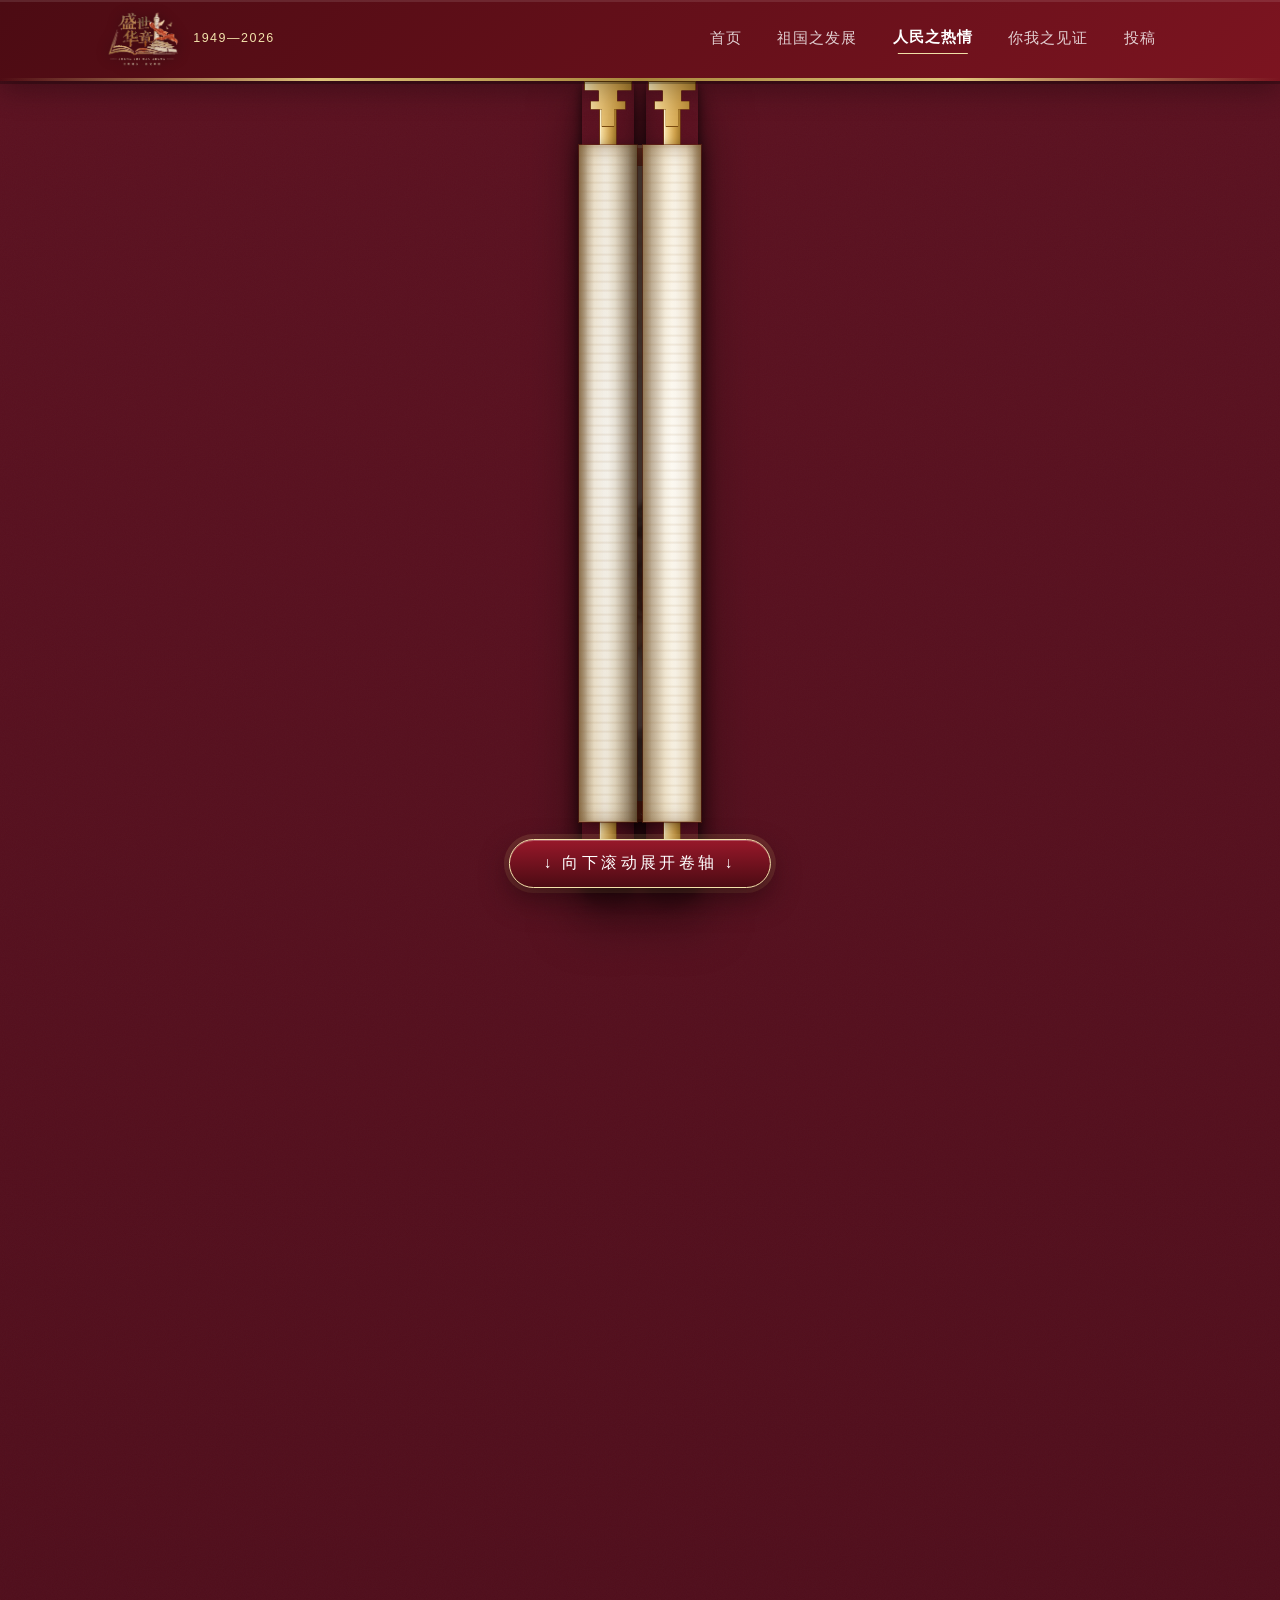
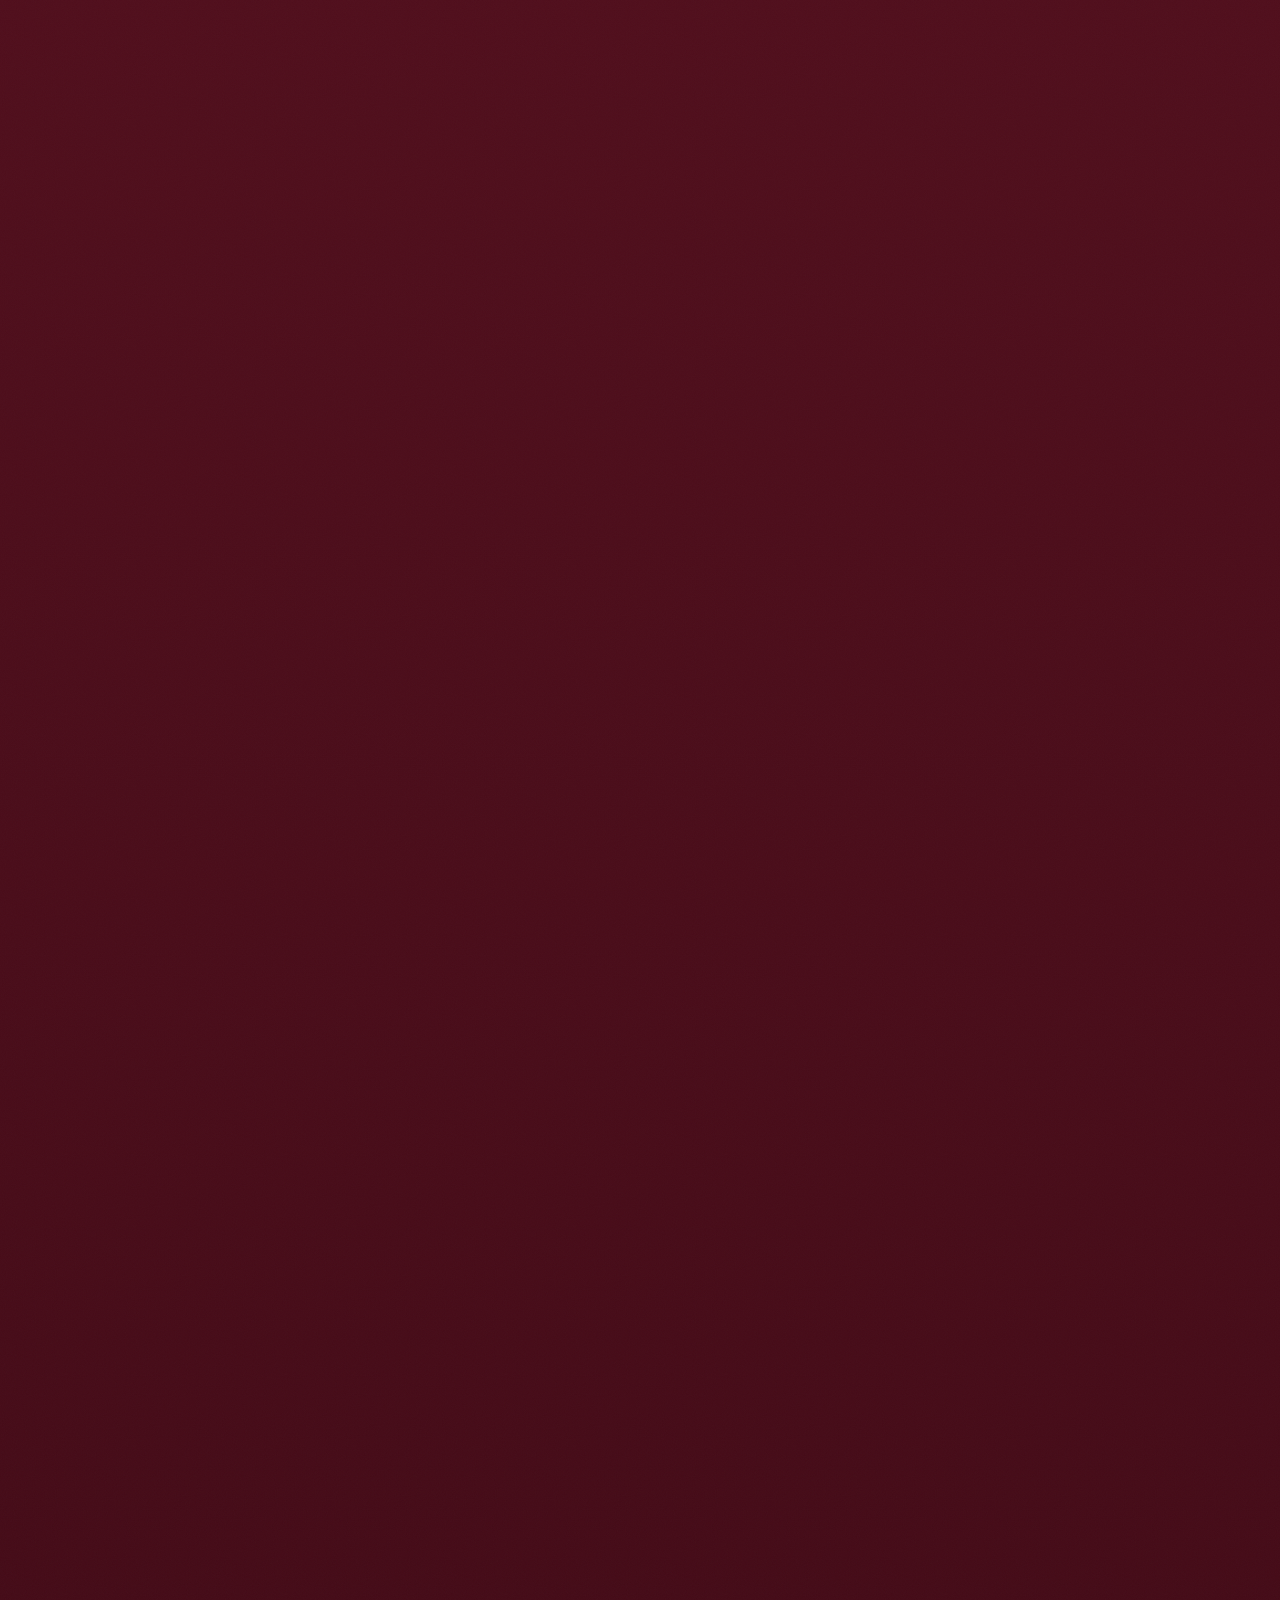
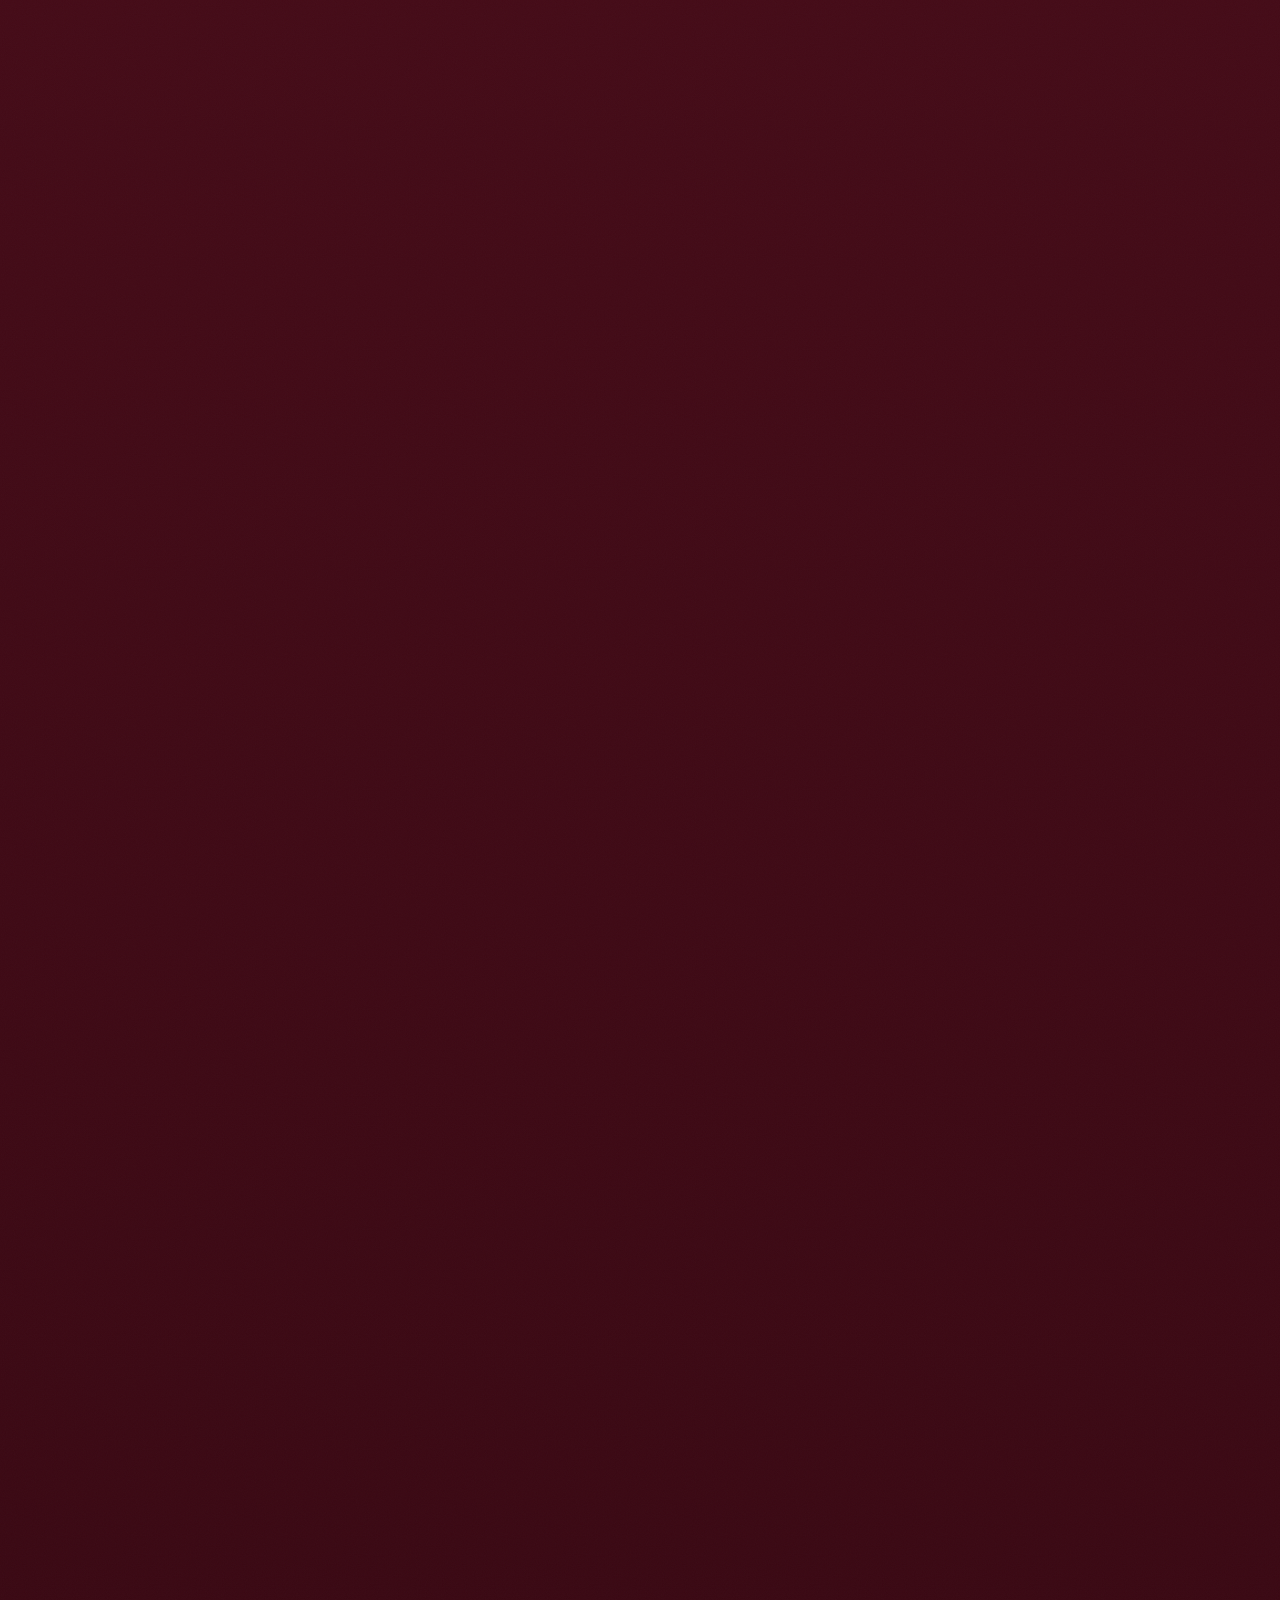
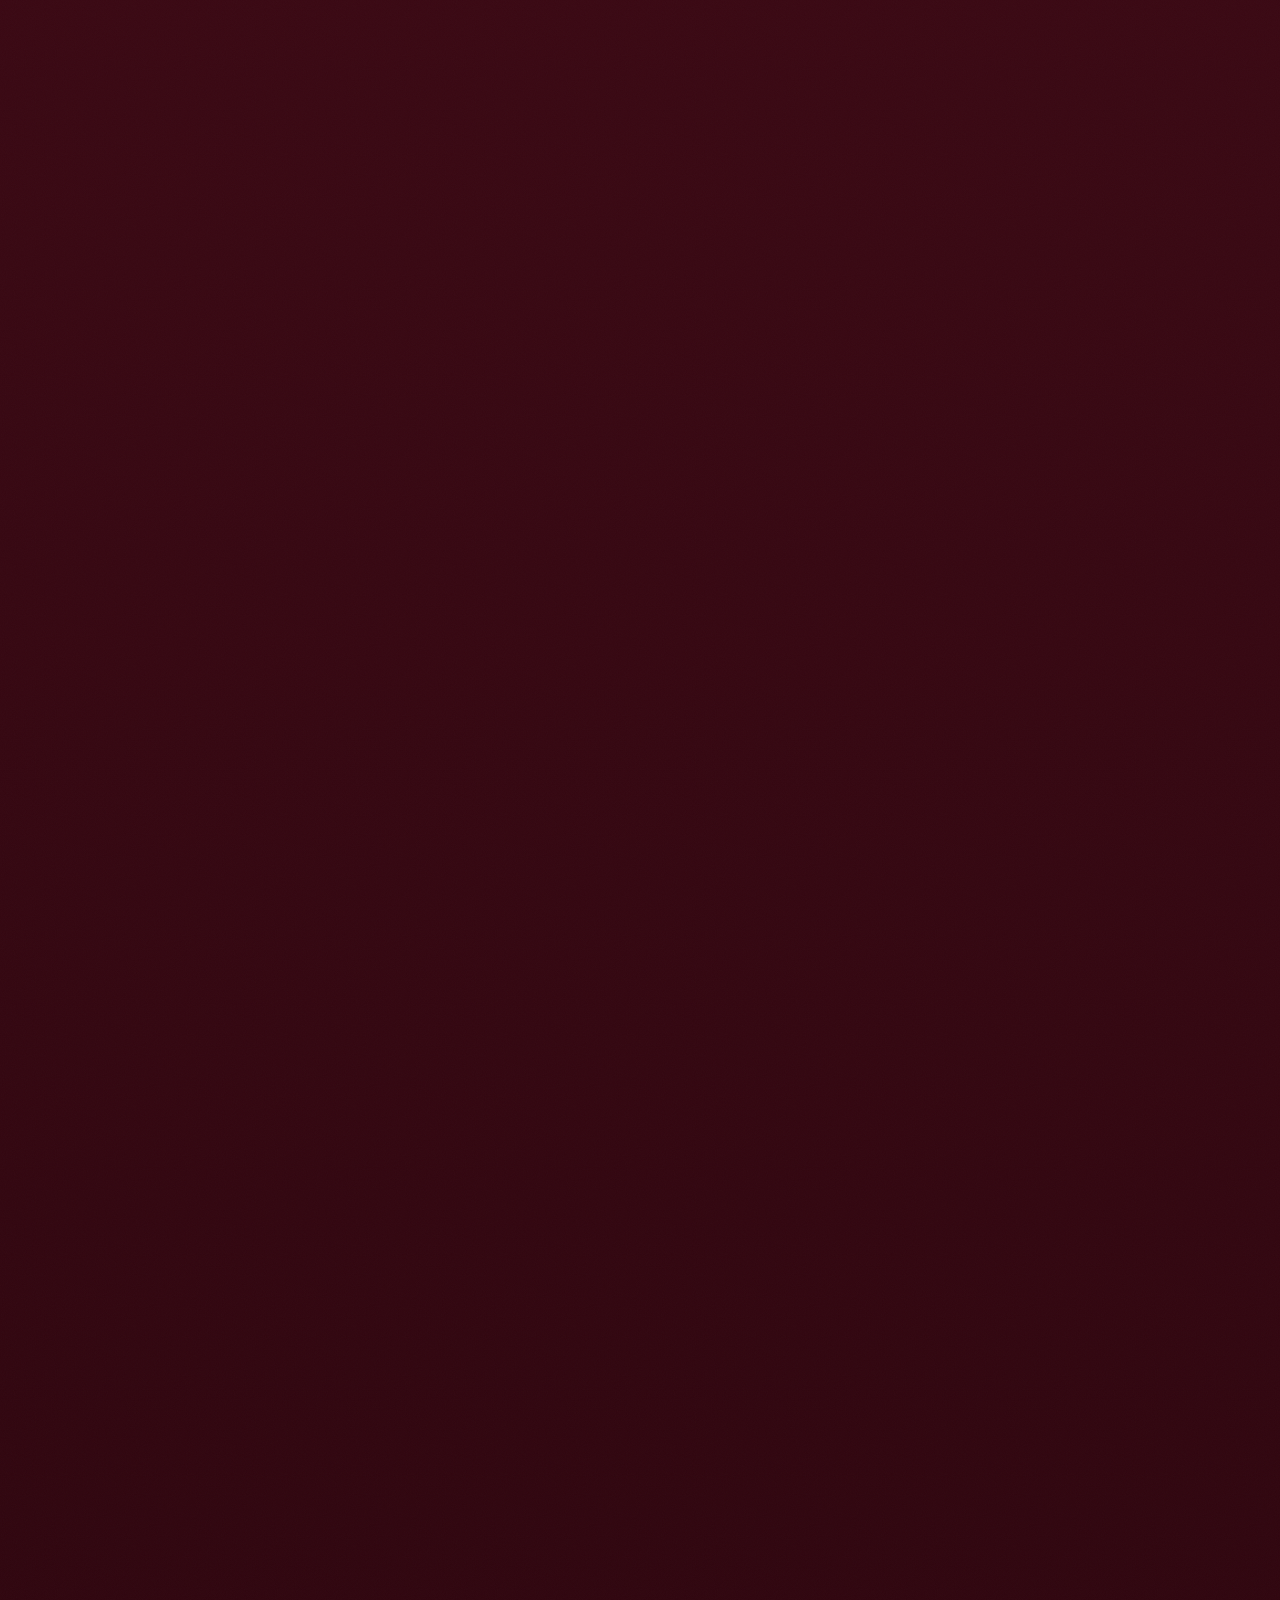
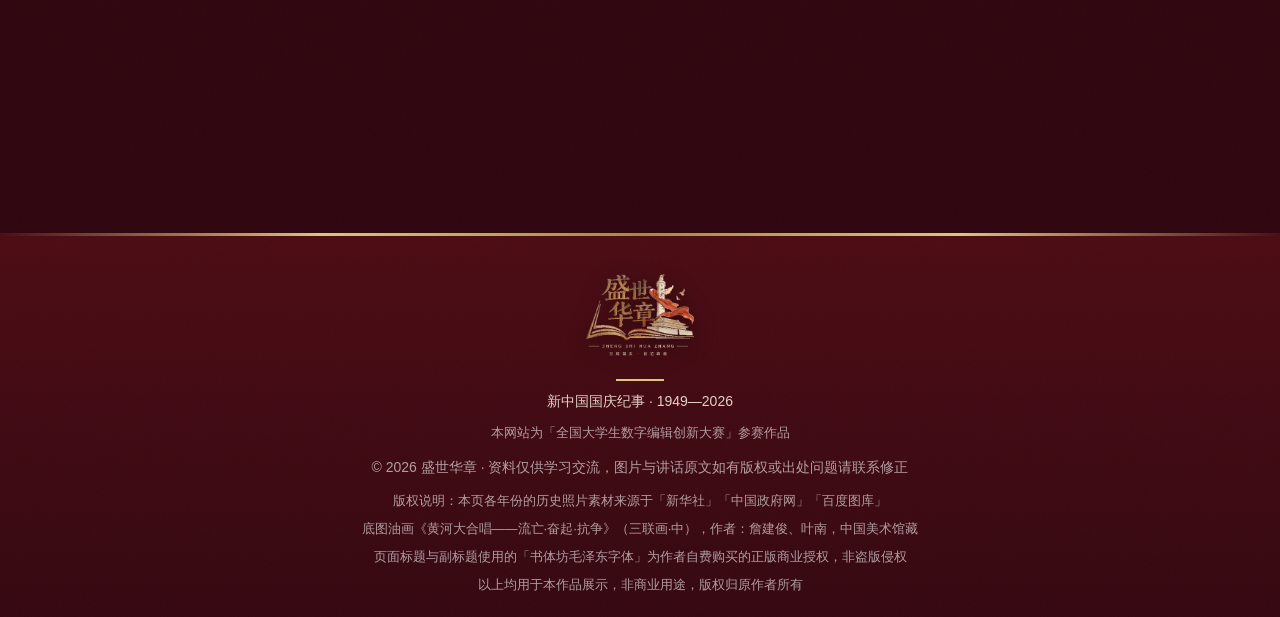
<file: pages/parade.html>
<!DOCTYPE html>
<html lang="zh-CN">
<head>
<meta charset="UTF-8">
<meta name="viewport" content="width=device-width, initial-scale=1.0">
<title>群众活动 —— 盛世华章</title>
<link rel="stylesheet" href="css/style.css">
  <link rel="icon" type="image/png" href="assets/favicon.png">
  <meta name="description" content="群众活动——透过国庆群众游行与庆祝活动，展现群众生活的变迁与对祖国的热情。">
<script>document.documentElement.className += ' js';</script>
<script>setTimeout(function(){ if(!window.__shReady) document.documentElement.classList.remove('js'); }, 2600);</script>
</head>

<body>
<header class="site-header">
  <nav class="navbar container">
    <a href="../index.html" class="brand"><img class="brand-logo" src="assets/logo.png" alt="盛世华章标志"><span class="brand-sub">1949—2026</span></a>
    <button class="nav-toggle" aria-label="打开菜单">☰</button>
    <div class="nav-links"><a href="../index.html">首页</a><a href="speeches.html">祖国之发展</a><a href="parade.html" class="active">人民之热情</a><a href="gallery.html">你我之见证</a><a href="submit.html">投稿</a></div>
  </nav>
</header>

<!-- ============================================================
     人民之热情 —— 时间长河卷轴
     内容自独立页迁移：黄河生长 / 海岸线淡入 / 六个年份光点
     样式见 css/style.css 末尾的「卷轴页专用样式」段
     ============================================================ -->
<section class="scroll-story" id="scroll-story" style="--unroll:0;--grow:0">
  <div class="scroll-pin">
    <div class="pg-title" id="pgTitle">
      <div class="pg-kicker">人民之热情 · 群众欢庆</div>
      <h2><img src="assets/parade-title-mao.png" alt="启航，向明日"></h2>
      <p class="pg-poem"><img src="assets/parade-subtitle-mao.png" alt="萧瑟秋风今又是，换了人间"></p>
    </div>
    <div class="pg-intro" id="pgIntro">
      <p class="pg-lead">七十年群众游行的流金岁月</p>
      <p class="pg-text">从开国大典的万众欢腾，到新时代的缤纷方阵，沿着黄河九曲，在卷中徐徐铺展。旗帜所向，是山河无恙的祈愿；步履所至，是家国安宁的期许。人民对美好生活的向往，始终是这片土地最深的底色，也是这个国家向前的力量。启航，向明日。</p>
    </div>
    <div class="pg-enter" id="pgEnter"><button type="button" class="sx-hint-btn">↓ 向下滚动展开卷轴 ↓</button></div>
    <div class="scroll-stage" id="scroll-stage">
      <div class="sx" id="the-sx">
        <div class="sx-rod sx-rod-l">
          <span class="sx-rod-shaft"></span>
          <span class="sx-rod-wrap"></span>
          <span class="sx-rod-ring sx-ring-a"></span>
          <span class="sx-rod-ring sx-ring-b"></span>
          <span class="sx-rod-ring sx-ring-c"></span>
          <span class="sx-rod-ring sx-ring-d"></span>
          <span class="sx-rod-roll"></span>
          <span class="sx-rod-cap sx-cap-t"></span>
          <span class="sx-rod-cap sx-cap-b"></span>
        </div>
        <div class="sx-paper">
          <span class="sx-unroll sx-unroll-l"></span>
          <span class="sx-unroll sx-unroll-r"></span>
          <div class="sx-inner">
            <div class="gt-img"><picture><source media="(max-width:900px)" srcset="assets/parade-huanghe-v.jpg"><img src="assets/parade-huanghe.jpg" alt="黄河大合唱——奋起（詹建俊、叶南）"></picture></div>
            <div class="gt">
              <!-- 时间长河 = 黄河流域（按参考图等经纬比例，含下游与渤海）；只有时间光点，无地名 -->
              <svg class="gt-river" viewBox="0 0 2204 880" preserveAspectRatio="none" aria-hidden="true" focusable="false">
                <defs>
                  <path id="rvMain0" pathLength="1" fill="none" vector-effect="non-scaling-stroke"
                    d="M77 627L84 629L102 629L116 635L129 634L135 639L142 641L145 646L150 647"/>
                  <path id="rvMain1" pathLength="1" fill="none" vector-effect="non-scaling-stroke"
                    d="M150 647L154 646L162 649L167 656"/>
                  <path id="rvMain2" pathLength="1" fill="none" vector-effect="non-scaling-stroke"
                    d="M167 656L168 658L176 658L182 653L187 652"/>
                  <path id="rvMain3" pathLength="1" fill="none" vector-effect="non-scaling-stroke"
                    d="M187 652L199 648L202 634L205 631"/>
                  <path id="rvMain4" pathLength="1" fill="none" vector-effect="non-scaling-stroke"
                    d="M205 631L207 629L212 629L223 632L234 646L235 651L254 658L255 663L256 675L254 678L250 680L250 683L261 691L265 700L274 704L280 704L281 703L281 695L286 695L290 692L300 694L308 699L309 704L306 713L310 725L307 733L308 743L328 765L334 765L335 762L334 759L335 757L345 760L349 763L355 763L360 759L365 760L383 772L390 781L396 783L406 771L404 765L403 766L403 764L412 764L422 757L428 755L436 747L445 747L448 752L450 752L453 759L457 761L456 764L460 766L463 765L463 767L466 763L464 756L466 752L472 754L486 769L489 768L494 772L504 770L512 773L523 772L530 779L534 787L534 791L541 800L551 806L557 807L564 798L574 799L580 794L579 793L582 794L579 788L580 786L582 786L571 779L569 775L570 767L566 767L569 765L567 762L563 760L564 757L556 745L554 743L547 744L539 739L536 740L527 732L524 733L521 729L515 726L512 721L489 714L482 710L481 706L479 705L479 700L476 699L474 690L468 689L463 685L458 685L452 668L444 672L437 672L433 671L423 659L410 657L406 648L406 642L403 635L403 623L401 616L405 610L400 607L400 602L399 603L399 600L394 593L396 592L397 587L400 583L407 563L411 563L415 560L419 562L420 557L423 556L427 551L434 549L435 546L441 541L443 533L451 526L464 527L468 525L471 530L476 528L478 531L484 531L495 535L501 533L516 522L519 522L530 526L536 531L536 533L540 535L539 536L544 541L551 557L556 557L563 553L578 551L591 556L602 557L606 554L610 554L624 557L632 562L646 555L652 549L639 544L638 541L644 533L654 527L659 521L663 522L667 527L675 525L679 530L693 534L706 532L707 526L705 525L704 522L713 516L715 510L721 503L730 501L736 495L742 494L760 479L761 471L752 463L750 457L740 451L735 452L734 449L730 450L730 439L727 432L728 428L732 427L727 424L728 423L738 420L740 420L751 406L767 403L771 399L778 399L782 396L782 393L787 395L792 391L828 390L853 381L858 371L862 351L876 339L880 332L885 317L895 304L904 297L908 287L905 286L904 283L906 278L910 273L908 269L911 268L914 260L930 241L932 236L931 232L933 230L927 220L927 209L922 198L925 173L923 170L924 164L922 155L919 150L921 148L921 143L919 136L921 134L931 122L932 123L943 114L947 107L953 105L954 102L954 95L960 90L959 84L964 76L974 74L983 66L987 66L994 63L999 63L998 57L1003 54L1011 53L1016 55L1029 55L1036 52L1038 56L1041 59L1044 57L1047 59L1057 58L1069 74L1076 76L1078 79L1083 79L1083 83L1089 86L1092 84L1094 87L1101 88L1103 84L1106 84L1107 87L1110 85L1119 89L1118 91L1125 88L1124 91L1134 93L1140 90L1137 88L1142 87L1143 88L1151 85L1159 92L1162 90L1174 88L1178 90L1180 88L1189 88L1192 90L1195 86L1198 86L1202 93L1206 92L1205 94L1206 95L1210 95L1216 101L1222 102L1230 108L1235 108L1252 114L1261 114L1265 110L1279 123L1286 124L1291 131L1294 137L1297 149L1291 165L1299 178L1296 177L1295 188L1287 197L1275 198L1271 201L1274 204L1275 204L1280 210L1271 233L1261 240L1260 243L1262 250L1260 258L1252 278L1254 282L1254 286L1250 294L1244 297L1242 302L1236 308L1228 311L1227 317L1223 320L1222 323L1223 345L1228 347L1234 359L1241 364L1241 367L1238 369L1245 374L1243 376L1245 384L1241 393L1233 398L1233 402L1237 404L1235 412L1219 435L1215 436L1218 438L1212 438L1215 443L1214 449L1211 451L1215 455L1215 458L1212 462L1217 467L1216 471L1213 471L1221 481L1222 488L1219 505L1220 514L1218 526L1223 551L1225 552L1227 555L1228 569L1231 580L1226 589L1226 596L1222 600L1209 620L1203 646L1204 652L1201 660L1202 674L1204 676"/>
                  <path id="rvMain5" pathLength="1" fill="none" vector-effect="non-scaling-stroke"
                    d="M1204 676L1212 678L1215 681L1221 678L1224 682L1239 678L1243 674L1253 673L1256 671L1255 667L1261 668L1271 663L1273 658L1280 660L1282 657L1285 658L1289 656L1292 658L1306 654L1312 644L1316 642L1316 639L1321 638L1328 632L1334 630L1338 631L1346 637L1354 639L1356 643L1361 646L1364 643L1365 645L1380 649L1404 660L1429 656L1437 652L1441 645L1450 643L1461 643L1464 642L1475 649L1491 652L1498 650L1501 645L1506 647L1516 646L1526 650L1535 648L1542 650L1548 648L1552 650L1560 648L1568 638"/>
                  <path id="rvMain6" pathLength="1" fill="none" vector-effect="non-scaling-stroke"
                    d="M1568 638L1570 628L1569 622L1577 618L1587 602L1593 598L1601 598L1608 591L1609 584L1612 584L1613 577L1621 572L1622 568L1631 567L1642 555L1651 553L1652 551L1650 548L1657 542L1664 543L1668 533L1667 529L1671 528L1672 525L1677 523L1686 511L1694 508L1707 499L1709 495L1707 492L1709 491L1709 489L1714 482L1720 478L1724 470L1730 466L1740 467L1749 460L1756 447L1759 444L1760 437L1764 434L1772 433L1785 425L1791 415L1802 415L1807 413L1812 414L1826 405L1837 402L1839 400L1839 395L1844 389L1845 382L1847 380L1865 377L1878 365L1894 357L1899 360L1903 360"/>
                  <!-- 支流：渭水 洛水 汾水 -->
                  <path id="rvTrib0" pathLength="1" fill="none" vector-effect="non-scaling-stroke"
                    d="M1205 678L1180 673L1172 680L1155 682L1150 689L1139 683L1128 685L1119 697L1108 693L1071 715L1044 720L941 700L917 702L901 688L853 684L833 669L823 670L788 661L774 664L763 657L760 642L738 629L719 627L708 641"/>
              <path id="rvTrib1" pathLength="1" fill="none" vector-effect="non-scaling-stroke"
                    d="M1226 594L1241 583L1276 583L1290 572L1295 563L1294 540L1315 511L1318 482L1314 463L1322 455L1322 447L1334 430L1347 423L1367 392L1372 379L1384 369L1383 349L1375 339L1354 349L1329 326L1342 284L1350 275L1352 267L1348 254"/>
              <path id="rvTrib2" pathLength="1" fill="none" vector-effect="non-scaling-stroke"
                    d="M1458 643L1452 631L1427 635L1413 628L1400 628L1394 622L1383 592L1382 574L1368 561L1369 541L1360 529L1371 482"/>
              <path id="rvTrib3" pathLength="1" fill="none" vector-effect="non-scaling-stroke"
                    d="M1108 693L1086 689L1071 678L1061 662L1039 647L1036 639L1017 628L1017 614L1000 604L987 601L968 605L914 584L904 587L896 597"/>
              <path id="rvCoast" fill="none" vector-effect="non-scaling-stroke"
                    d="M2119 1071L2108 1062L2102 1061L2105 1056L2109 1053L2119 1053L2124 1051L2129 1054L2135 1062L2140 1061L2144 1032L2142 1023L2137 1021L2132 1023L2121 1031L2106 1033L2112 1029L2120 1025L2139 1009L2153 1002L2142 1000L2131 995L2120 993L2100 973L2093 968L2086 966L2078 967L2058 978L2036 980L2024 967L2013 971L2005 970L2000 972L2004 968L2021 960L2035 959L2051 962L2057 959L2065 946L2090 934L2099 927L2108 923L2128 921L2137 917L2133 905L2129 897L2119 884L2094 871L2082 859L2070 852L2060 849L2048 844L2045 836L2042 831L2025 828L2012 833L2000 837L1987 834L1992 831L1999 832L2026 821L2038 823L2048 827L2063 840L2077 842L2087 840L2094 841L2121 853L2127 854L2136 853L2135 844L2133 837L2126 830L2120 825L2105 819L2102 817L2098 813L2098 799L2093 795L2089 792L2064 783L2053 776L2053 767L2057 761L2055 747L2044 729L2034 709L2025 697L2025 690L2019 678L2010 654L2006 645L2001 641L1981 631L1965 627L1950 620L1938 610L1932 607L1919 607L1916 599L1921 586L1932 577L1938 562L1946 558L1952 549L1961 539L1973 534L1977 530L1982 527L1986 522L1989 517L2002 511L2007 507L2006 505L1999 504L1992 496L1994 493L1999 489L2006 487L2011 487L2012 490L2011 497L2012 499L2016 501L2026 497L2036 495L2039 492L2040 478L2042 472L2047 469L2053 471L2057 470L2058 466L2056 462L2049 457L2050 454L2055 454L2064 457L2070 456L2077 452L2099 446L2120 438L2141 428L2150 427L2160 428L2163 431L2164 434L2166 437L2169 438L2174 438L2184 432L2189 429L2189 425L2186 423L2183 419L2188 414L2194 410L2193 399L2201 392L2195 390L2186 392L2174 392L2160 388L2155 382L2151 382L2147 385L2144 389L2117 387L2106 383L2097 378L2083 376L2069 366L2045 357L2014 368L2007 369L2005 370L2009 374L1997 385L1975 396L1975 404L1965 412L1940 415L1926 414L1912 408L1903 402L1899 398L1899 385L1902 373L1910 368L1909 364L1906 362L1905 352L1898 340L1887 334L1876 334L1866 336L1823 329L1803 319L1794 309L1786 293L1786 288L1791 275L1804 252L1811 247L1825 245L1834 247L1846 257L1860 253L1873 249L1883 250L1889 249L1896 249L1901 248L1906 245L1921 230L1924 218L1935 202L1951 190L1972 183L2014 166L2023 163L2047 134L2052 129L2059 127L2066 121L2072 114L2079 109L2109 111L2114 114L2124 114L2127 111L2131 104L2133 103L2135 114L2158 126L2161 133L2169 138L2168 142L2163 150L2162 153L2145 171L2136 178L2130 186L2107 195L2104 202L2107 207L2107 211L2103 211L2098 213L2087 219L2089 221L2090 226L2088 232L2107 233L2129 230L2132 232L2119 241L2116 245L2120 254L2087 266L2074 269L2075 278L2079 285L2082 284L2091 278L2107 277L2118 274L2120 272L2117 267L2120 263L2126 262L2131 264L2135 263L2140 260L2145 259L2156 251L2165 241L2174 233L2215 214L2224 213L2230 208L2246 207L2249 204L2256 201L2267 201L2275 199L2277 195L2280 192L2289 196L2317 195L2330 188L2337 181L2339 182L2337 190L2342 193L2354 199L2358 205L2361 213L2366 212L2368 210L2369 203L2372 202L2379 206L2398 215L2405 216L2419 220L2420 228L2423 237L2423 240L2403 273L2404 279L2414 284L2424 283L2430 285L2435 288L2415 290L2395 299L2388 305L2380 316L2380 325L2365 333L2372 336L2382 335L2390 338L2403 336L2407 337L2410 339L2406 341L2389 349L2392 350L2398 353L2415 356L2420 364L2419 366L2423 367L2426 366L2437 359L2445 350L2446 347L2452 345L2466 354M2369 348L2370 347L2370 346L2369 345L2367 345L2362 346L2360 345L2360 348L2362 350L2365 350L2367 349M2112 859L2112 859M2170 986L2170 986M2156 1009L2156 1009M2179 995L2179 995M2381 214L2381 214"/>
              <path id="rvTrib4" pathLength="1" fill="none" vector-effect="non-scaling-stroke"
                    d="M1217 436L1215 417L1219 411L1214 412L1209 402L1195 363L1177 344"/>
                  <linearGradient id="rvBody" gradientUnits="userSpaceOnUse" x1="0" y1="0" x2="1000" y2="0">
                    <stop offset="0" stop-color="#ffe9b0"/>
                    <stop offset=".5" stop-color="#f7c85e"/>
                    <stop offset="1" stop-color="#e8a63c"/>
                  </linearGradient>
                </defs>
                <use href="#rvCoast" class="rv-coast-halo"/>
                <use href="#rvCoast" class="rv-coast"/>
                <use href="#rvCoast" class="rv-coast-shine"/>
                <use href="#rvTrib0" class="rv-trib" style="--at:0.7816"/>
                <use href="#rvTrib1" class="rv-trib" style="--at:0.7603"/>
                <use href="#rvTrib2" class="rv-trib" style="--at:0.8528"/>
                <use href="#rvTrib3" class="rv-trib" style="--at:0.7802"/>
                <use href="#rvTrib4" class="rv-trib" style="--at:0.7161"/>
                <use href="#rvMain0" class="rv-halo" style="--at:0.000;--len:0.019"/>
                <use href="#rvMain1" class="rv-halo" style="--at:0.019;--len:0.005"/>
                <use href="#rvMain2" class="rv-halo" style="--at:0.024;--len:0.005"/>
                <use href="#rvMain3" class="rv-halo" style="--at:0.029;--len:0.007"/>
                <use href="#rvMain4" class="rv-halo" style="--at:0.037;--len:0.745"/>
                <use href="#rvMain5" class="rv-halo" style="--at:0.782;--len:0.101"/>
                <use href="#rvMain6" class="rv-halo" style="--at:0.883;--len:0.117"/>
                <use href="#rvMain0" class="rv-body" style="--at:0.000;--len:0.019" stroke="url(#rvBody)"/>
                <use href="#rvMain1" class="rv-body" style="--at:0.019;--len:0.005" stroke="url(#rvBody)"/>
                <use href="#rvMain2" class="rv-body" style="--at:0.024;--len:0.005" stroke="url(#rvBody)"/>
                <use href="#rvMain3" class="rv-body" style="--at:0.029;--len:0.007" stroke="url(#rvBody)"/>
                <use href="#rvMain4" class="rv-body" style="--at:0.037;--len:0.745" stroke="url(#rvBody)"/>
                <use href="#rvMain5" class="rv-body" style="--at:0.782;--len:0.101" stroke="url(#rvBody)"/>
                <use href="#rvMain6" class="rv-body" style="--at:0.883;--len:0.117" stroke="url(#rvBody)"/>
                <g transform="translate(0,-7)"><use href="#rvMain0" class="rv-shine" style="--at:0.000;--len:0.019"/>
                  <use href="#rvMain1" class="rv-shine" style="--at:0.019;--len:0.005"/>
                  <use href="#rvMain2" class="rv-shine" style="--at:0.024;--len:0.005"/>
                  <use href="#rvMain3" class="rv-shine" style="--at:0.029;--len:0.007"/>
                  <use href="#rvMain4" class="rv-shine" style="--at:0.037;--len:0.745"/>
                  <use href="#rvMain5" class="rv-shine" style="--at:0.782;--len:0.101"/>
                  <use href="#rvMain6" class="rv-shine" style="--at:0.883;--len:0.117"/></g>
              </svg>
              <!-- 五个时间光点：兰州 银川 包头 郑州 济南（悬停弹出卡片） -->
              <div class="gt-nodes">
                <div class="gt-node edge-l" style="--at:0.0000" data-map="77 627">
                  <i class="gt-dot"></i><span class="gt-year">1949</span>
                  <div class="gt-pop">
                    <div class="gt-photo">
                      <img src="assets/years/y1949.jpg" alt="开国大典群众游行" loading="lazy">
                      <span class="ph-cap">开国大典</span>
                    </div>
                    <div class="gt-cap"><span class="gt-year">1949</span><h3>当家作主</h3></div>
                    <p>三十万群众汇聚天安门广场，工人、农民、学生、士兵并肩而立，腰鼓与秧歌从清晨响到日暮。五星红旗第一次在这里升起，这片土地从此有了自己的国家。人们攥着刚领到的选民证，第一次以主人的身份站在自己的土地上——脸上的笑里，藏着对吃饱穿暖、安居乐业最朴素的期盼。</p>
                  </div>
                </div>
                <div class="gt-node below" style="--at:0.6312" data-map="1294 158">
                  <i class="gt-dot"></i><span class="gt-year">1999</span>
                  <div class="gt-pop">
                    <div class="gt-photo">
                      <img src="assets/years/y1999.jpg" alt="1999年群众游行" loading="lazy">
                      <span class="ph-cap">五十周年</span>
                    </div>
                    <div class="gt-cap"><span class="gt-year">1999</span><h3>迈向小康</h3></div>
                    <p>五十年筚路蓝缕，粮票布票成了记忆，彩电、冰箱、摩托车一件件搬进寻常人家，餐桌上渐渐有了四季以外的滋味。群众自发涌上街头，彩车与腰鼓齐鸣，队伍里七十岁的老人悄悄抹了眼泪——他们见过饿肚子的年月，如今第一次真切地感到，日子真的在一天天变好。</p>
                  </div>
                </div>
                <div class="gt-node side-l" style="--at:0.4418" data-map="858 370">
                  <i class="gt-dot"></i><span class="gt-year">1984</span>
                  <div class="gt-pop">
                    <div class="gt-photo">
                      <img src="assets/years/y1984.jpg" alt="1984年阅兵方阵" loading="lazy">
                      <span class="ph-cap">阅兵方阵</span>
                    </div>
                    <div class="gt-cap"><span class="gt-year">1984</span><h3>同心卫国</h3></div>
                    <p>对越自卫反击战的炮声未远，长安街上受阅方阵步伐如铁。群众夹道而立，没有喧哗，只有一次又一次自发的掌声——那是对党中央英明决策最直白的拥护。年轻的战士们目光坚毅、脊背挺直，把保家卫国的决心踏进每一个正步里；他们身后，是刚刚开始过上好日子的亿万百姓。</p>
                  </div>
                </div>
                <div class="gt-node side-l up" style="--at:0.8260" data-map="1355 641">
                  <i class="gt-dot"></i><span class="gt-year">2009</span>
                  <div class="gt-pop">
                    <div class="gt-photo">
                      <img src="assets/years/y2009.jpg" alt="2009年联欢晚会烟花" loading="lazy">
                      <span class="ph-cap">六十周年</span>
                    </div>
                    <div class="gt-cap"><span class="gt-year">2009</span><h3>共享繁华</h3></div>
                    <p>高铁驶出第一站，神舟划破长空，互联网拉进千家万户，液晶屏取代了显像管。广场上烟花与灯火同辉，人们举着数码相机记录这一刻，孩子骑在肩头指着天空欢呼。生活不再只是温饱与富足，而是对更广阔天地的向往——那一年，很多人第一次坐上动车，去看了一场原本只在电视里见过的灯火。</p>
                  </div>
                </div>
                <div class="gt-node side-l up" style="--at:0.8836" data-map="1569 634">
                  <i class="gt-dot"></i><span class="gt-year">2019</span>
                  <div class="gt-pop">
                    <div class="gt-photo">
                      <img src="assets/years/y2019.jpg" alt="2019年群众游行方阵" loading="lazy">
                      <span class="ph-cap">七十周年</span>
                    </div>
                    <div class="gt-cap"><span class="gt-year">2019</span><h3>同心筑梦</h3></div>
                    <p>三十六万群众走过长安街，彩车旁有快递小哥，有广场舞的阿姨，也有穿着工装的工程师。人们举起手机记录自己的国庆记忆，直播间里刷屏的都是家乡的名字。每个平凡岗位上都在诉说同一个心愿：孩子的学校再好一点，家里的老人再安心一点，明天比今天再好一点。</p>
                  </div>
                </div>
                <div class="gt-node side-l" style="--at:0.9150" data-map="1811 414">
                  <i class="gt-dot"></i><span class="gt-year">2026</span>
                  <div class="gt-pop">
                    <div class="gt-photo">
                      <img src="assets/years/y2026.jpg" alt="2026年重庆1949话剧活动" loading="lazy">
                      <span class="ph-cap">再启新程</span>
                    </div>
                    <div class="gt-cap"><span class="gt-year">2026</span><h3>再启新程</h3></div>
                    <p>走进「十五五」的开局之年，屋顶的光伏板、街边的充电桩、掌上的智能助手，正悄悄重塑着寻常日子。群众在剧场里重温 1949 年的热血，散场后仍久久不愿离去；也在清晨的街巷里奔向更值得期待的日子——柴米油盐之外，人们聊的是星空、是远方，是把这样的好日子一直过下去。</p>
                  </div>
                </div>
              </div>
            </div>
          </div>
        </div>
        <div class="sx-rod sx-rod-r">
          <span class="sx-rod-shaft"></span>
          <span class="sx-rod-wrap"></span>
          <span class="sx-rod-ring sx-ring-a"></span>
          <span class="sx-rod-ring sx-ring-b"></span>
          <span class="sx-rod-ring sx-ring-c"></span>
          <span class="sx-rod-ring sx-ring-d"></span>
          <span class="sx-rod-roll"></span>
          <span class="sx-rod-cap sx-cap-t"></span>
          <span class="sx-rod-cap sx-cap-b"></span>
        </div>
      </div>
    </div>
    <!-- 右下角「滚动浏览 →」与下方按钮功能重复，已按用户要求删除 -->
    <div class="sx-flash" aria-hidden="true"></div>
  </div>
</section>
<!-- ══════════════════════════════════════════════════════════════
     ★ 2026-10-08 新增：窄屏专用版（竖向卡片列表）
     卷轴的本质是「横向展开」，在 900px 以下无论怎么改都别扭。
     所以窄屏不再改造卷轴，而是【直接隐藏它】，改用这一份竖向列表。
     内容由下面的脚本从六个 .gt-node 克隆生成，永远与桌面版同步，不用手抄。
     桌面宽度下这个容器是 display:none，对现有布局零影响。
     ══════════════════════════════════════════════════════════════ -->
<section class="parade-mobile" id="paradeMobile" aria-label="各年份群众活动"></section>

<script>
/* 从桌面版的六个 .gt-node 克隆出窄屏列表 */
(function () {
  var box = document.getElementById('paradeMobile');
  var story = document.getElementById('scroll-story');
  if (!box || !story) return;
  var nodes = story.querySelectorAll('.gt-node');
  if (!nodes.length) return;

  var html = '<div class="pm-inner">';
  html += '<div class="pm-head"><span class="pm-kicker">人民之热情 · 群众欢庆</span>';
  html += '<h2 class="pm-title">七十年群众游行的流金岁月</h2>';
  html += '<p class="pm-lead">从开国大典的万众欢腾，到新时代的缤纷方阵，沿着黄河九曲，在卷中徐徐铺展。人民对美好生活的向往，始终是这片土地最深的底色。</p></div>';
  html += '<div class="pm-list">';
  nodes.forEach(function (n) {
    var img  = n.querySelector('.gt-photo img');
    var cap  = n.querySelector('.gt-photo .ph-cap');
    var year = n.querySelector('.gt-cap .gt-year');
    var h3   = n.querySelector('.gt-cap h3');
    var p    = n.querySelector('.gt-pop p');
    html += '<article class="pm-card">';
    if (img) {
      html += '<div class="pm-photo"><img src="' + img.getAttribute('src') + '" alt="' + (img.getAttribute('alt') || '') + '" loading="lazy">';
      if (cap) html += '<span class="pm-photo-cap">' + cap.textContent + '</span>';
      html += '</div>';
    }
    html += '<div class="pm-meta">';
    if (year) html += '<span class="pm-year">' + year.textContent + '</span>';
    if (h3)   html += '<h3 class="pm-h3">' + h3.textContent + '</h3>';
    html += '</div>';
    if (p) html += '<p class="pm-text">' + p.textContent + '</p>';
    html += '</article>';
  });
  html += '</div></div>';
  box.innerHTML = html;
})();
</script>

<footer class="site-footer">
  <div class="container">
    <div class="f-brand"><img class="f-logo" src="assets/logo.png" alt=""></div>
    <div class="f-line"></div>
    <p>新中国国庆纪事 &middot; 1949&mdash;2026</p>
    <p style="margin-top:6px;font-size:13px;color:rgba(255,255,255,.6)">本网站为「全国大学生数字编辑创新大赛」参赛作品</p>
    <p style="margin-top:10px;color:rgba(255,255,255,.6)">© <span id="year"></span> 盛世华章 &middot; 资料仅供学习交流，图片与讲话原文如有版权或出处问题请联系修正</p>
    <!-- ★★★ 2026-10-08：版权说明改成三段式 ✗ 与首页 / 祖国之发展 / 你我之见证 / 投稿 页一致：
         ① 版权说明 —— 本页素材来源（压到一行 ✗ 原来折成两行）
         ② 字体授权 —— 毛体标题与副标题的正版商业授权声明（原来漏了 ✗ 已补）
         ③ 汇总声明 —— 非商业用途与版权归属 -->
    <p style="margin-top:8px;font-size:13px;color:rgba(255,255,255,.6)">版权说明：本页各年份的历史照片素材来源于「新华社」「中国政府网」「百度图库」</p>
    <p style="margin-top:4px;font-size:13px;color:rgba(255,255,255,.6)">底图油画《黄河大合唱——流亡·奋起·抗争》（三联画·中），作者：詹建俊、叶南，中国美术馆藏</p>
    <p style="margin-top:4px;font-size:13px;color:rgba(255,255,255,.6)">页面标题与副标题使用的「书体坊毛泽东字体」为作者自费购买的正版商业授权，非盗版侵权</p>
    <p style="margin-top:4px;font-size:13px;color:rgba(255,255,255,.6)">以上均用于本作品展示，非商业用途，版权归原作者所有</p>
  </div>
</footer><script src="js/main.js"></script>
</body>
</html>
</file>
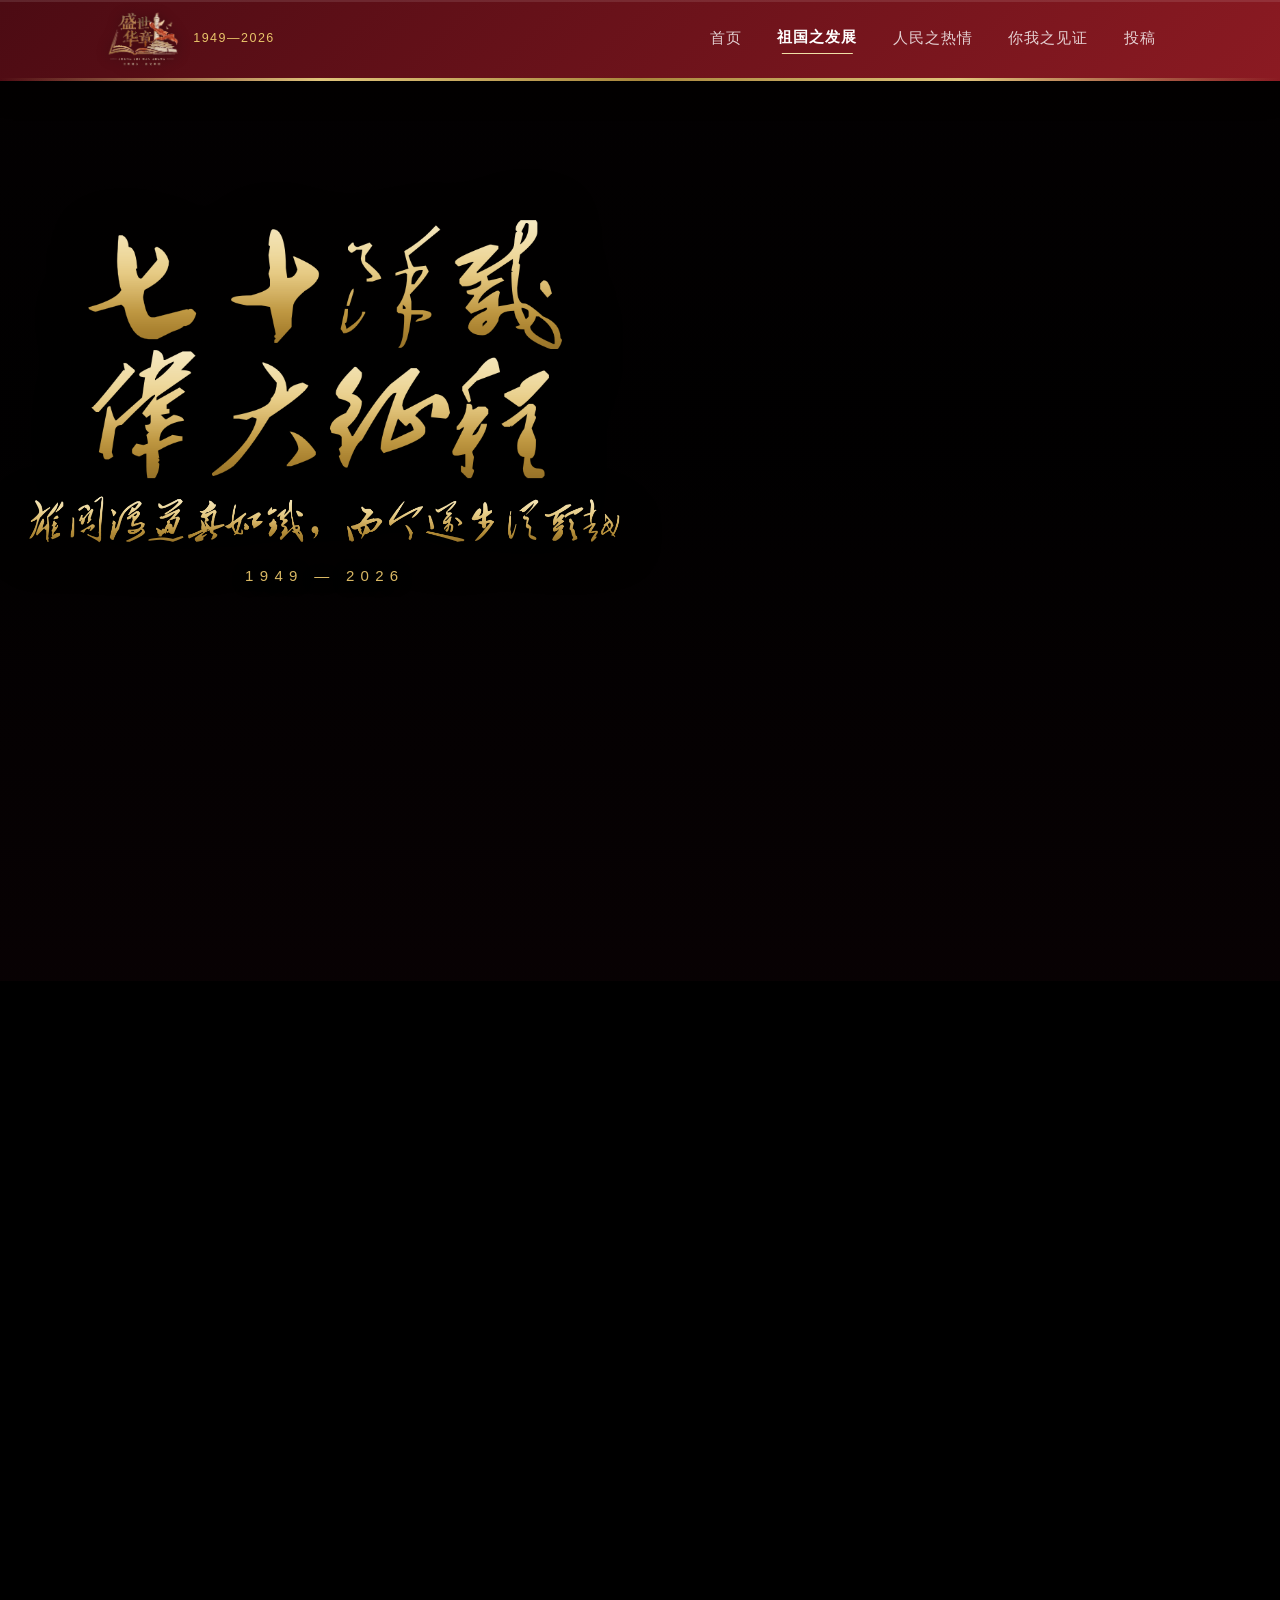
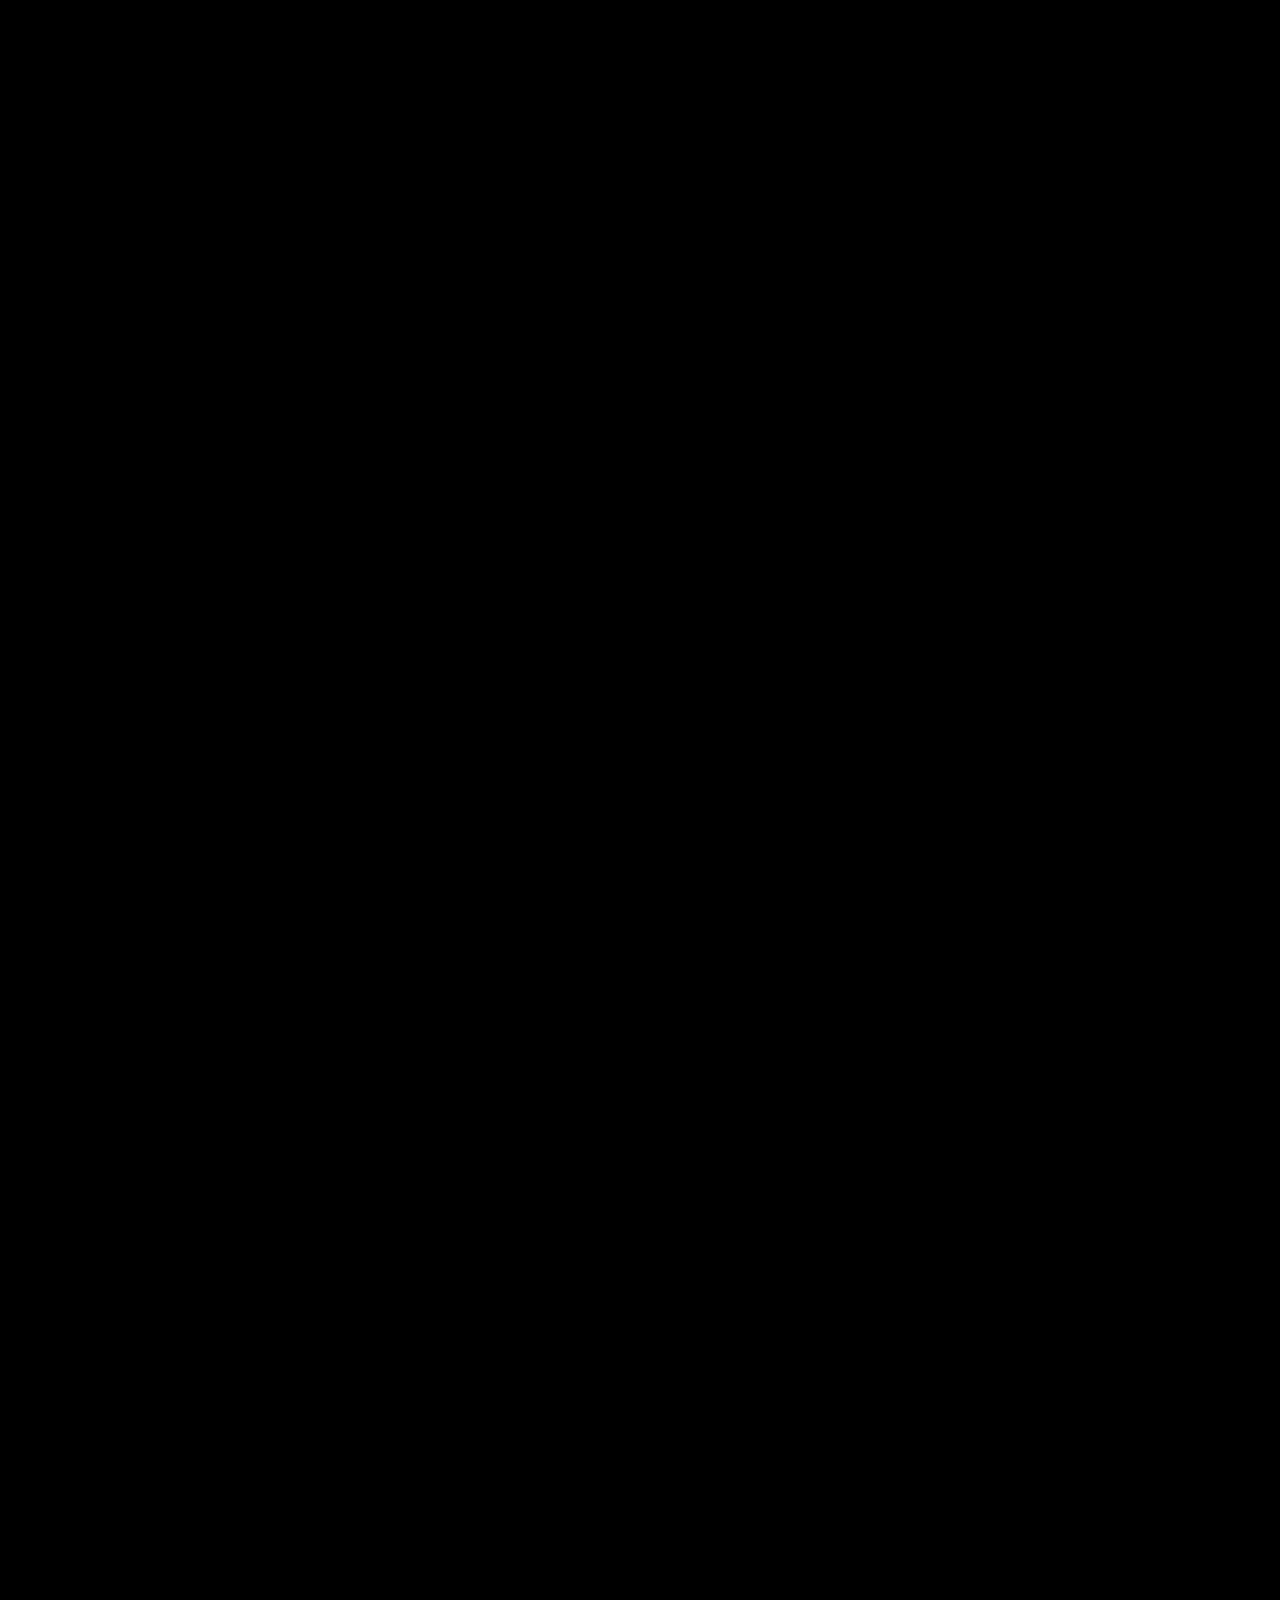
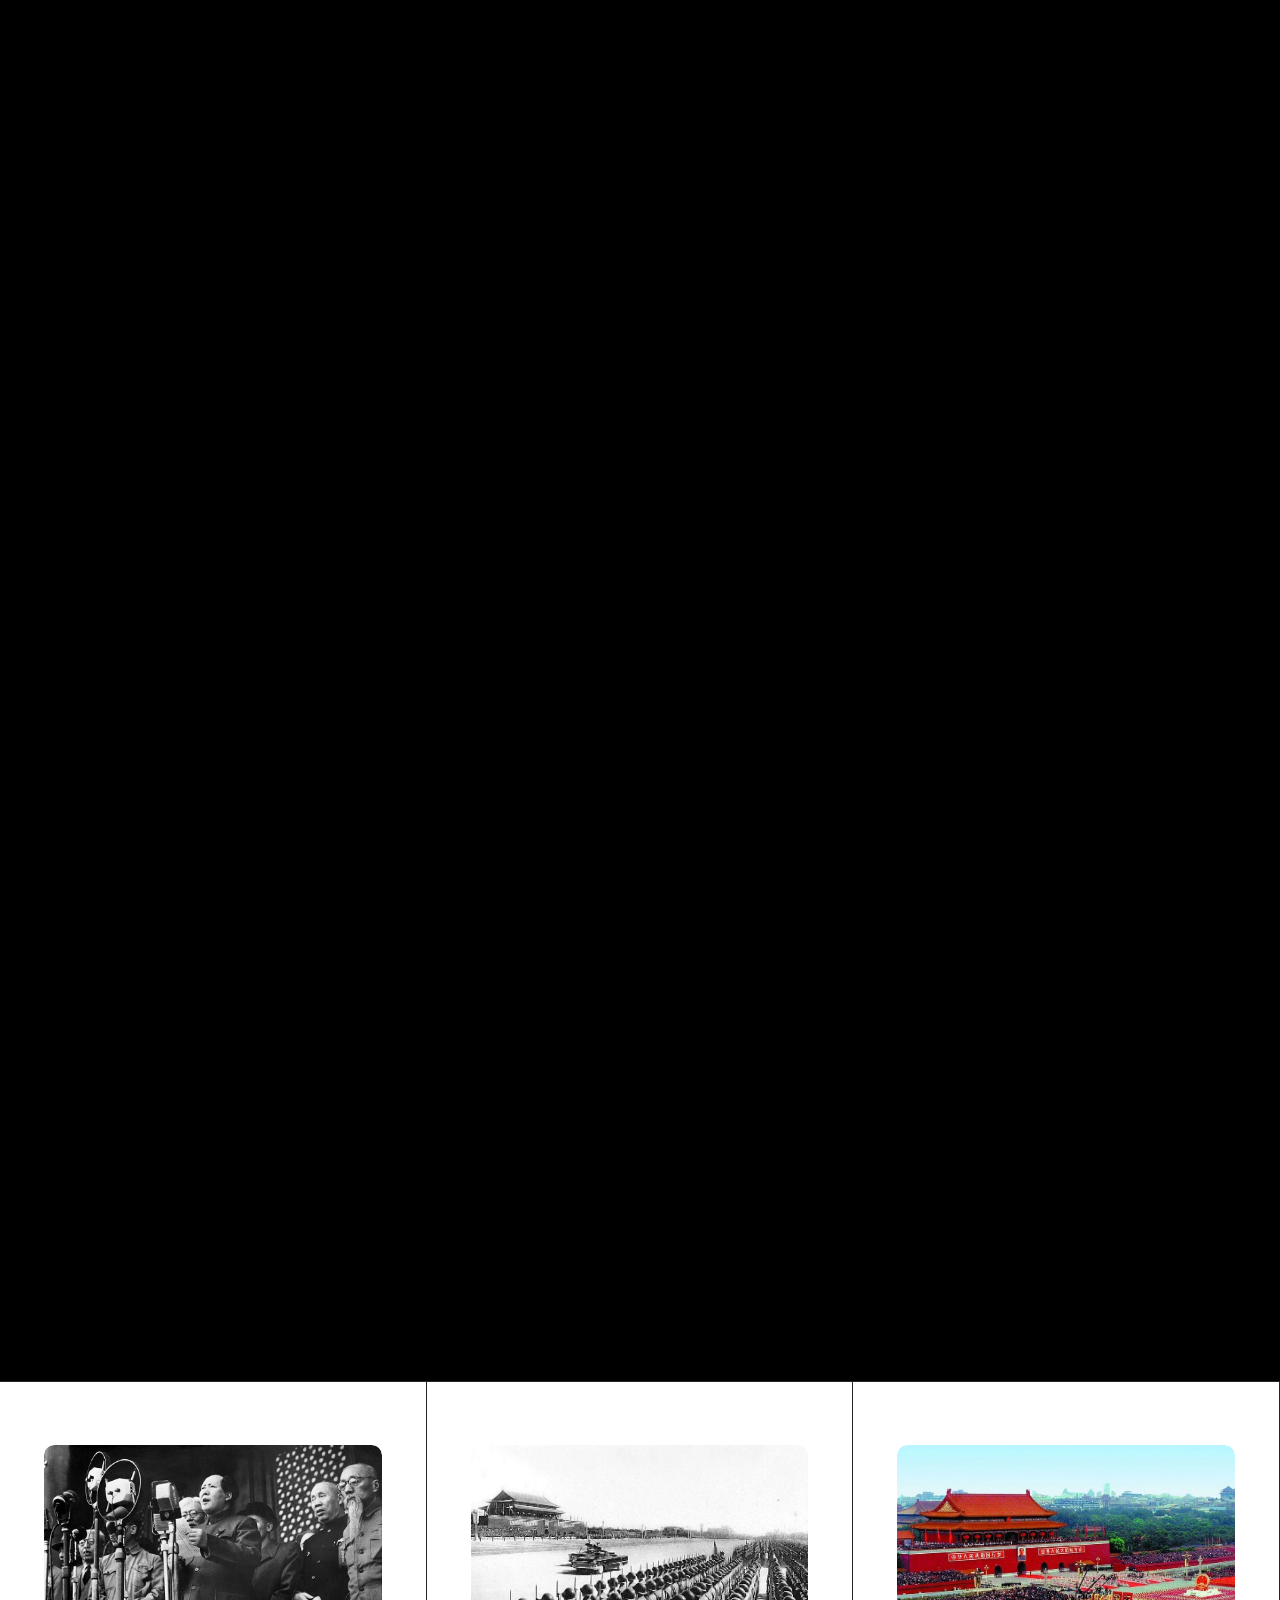
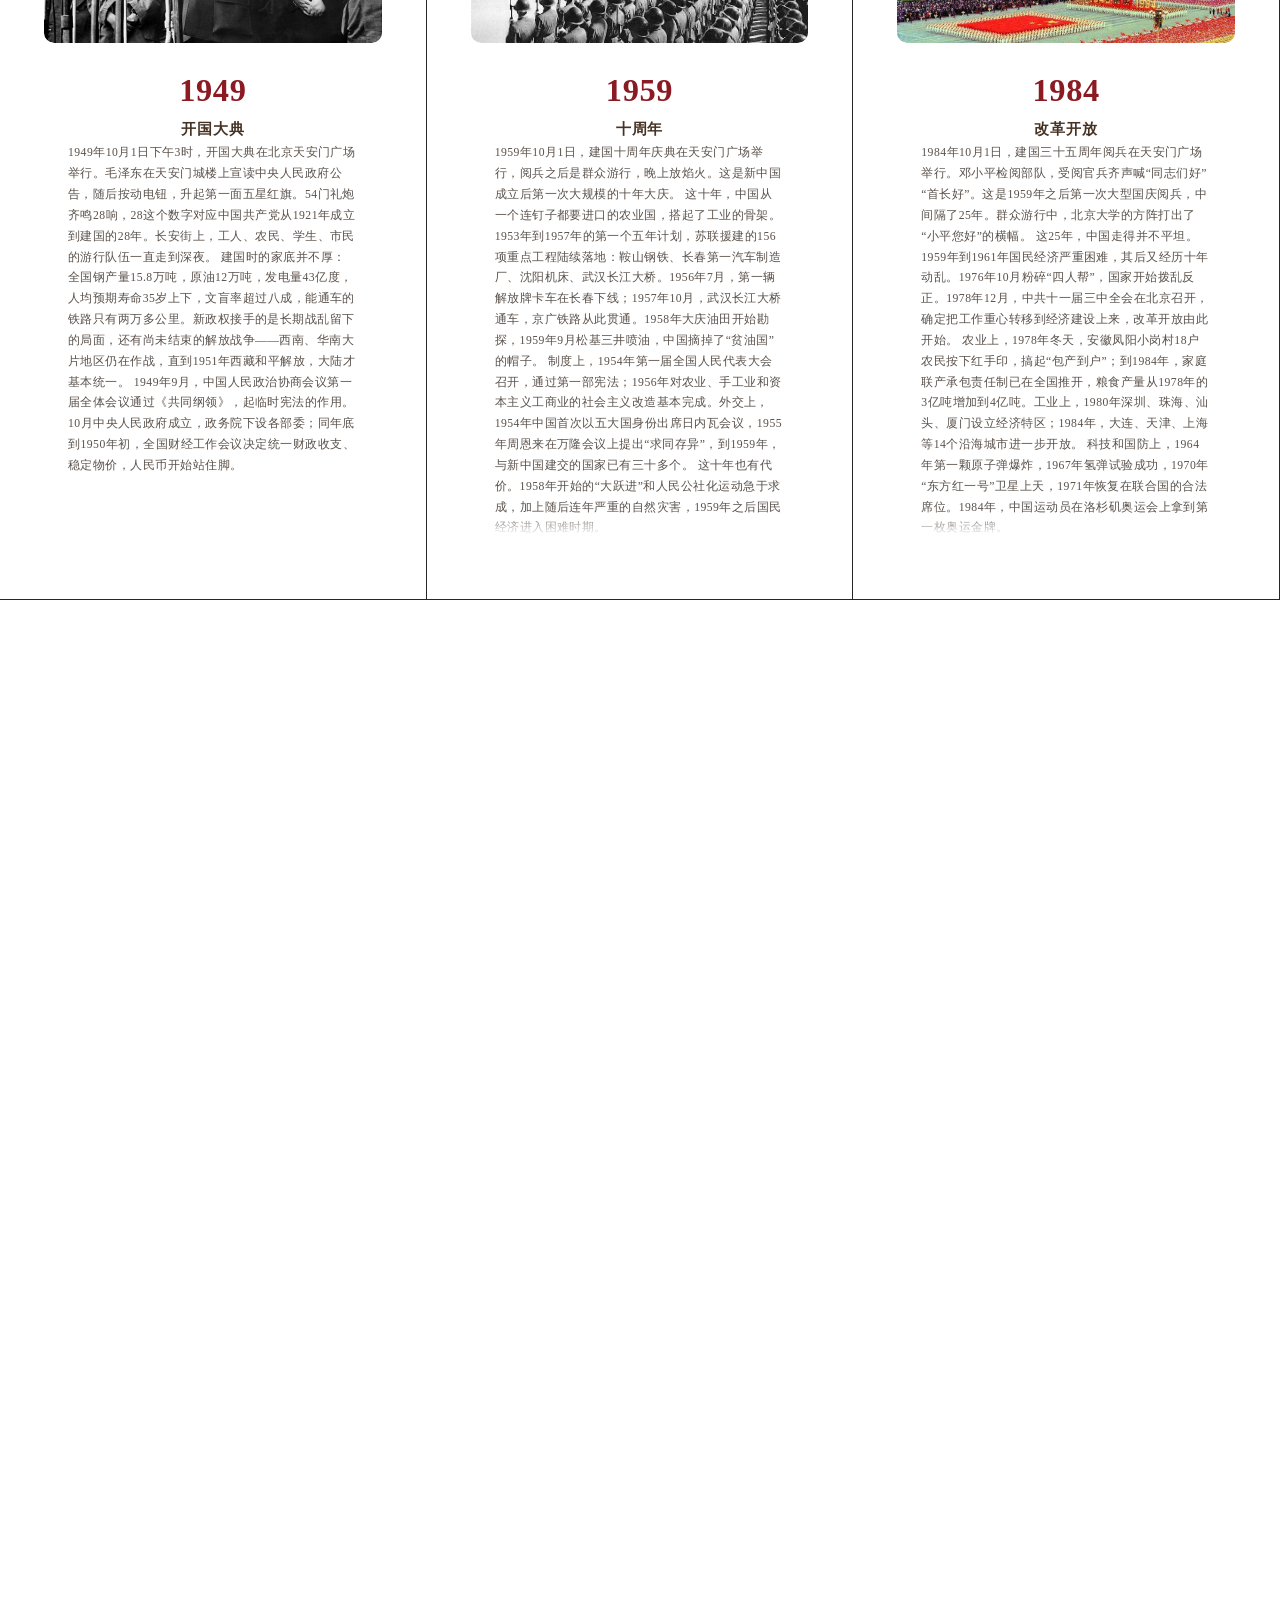
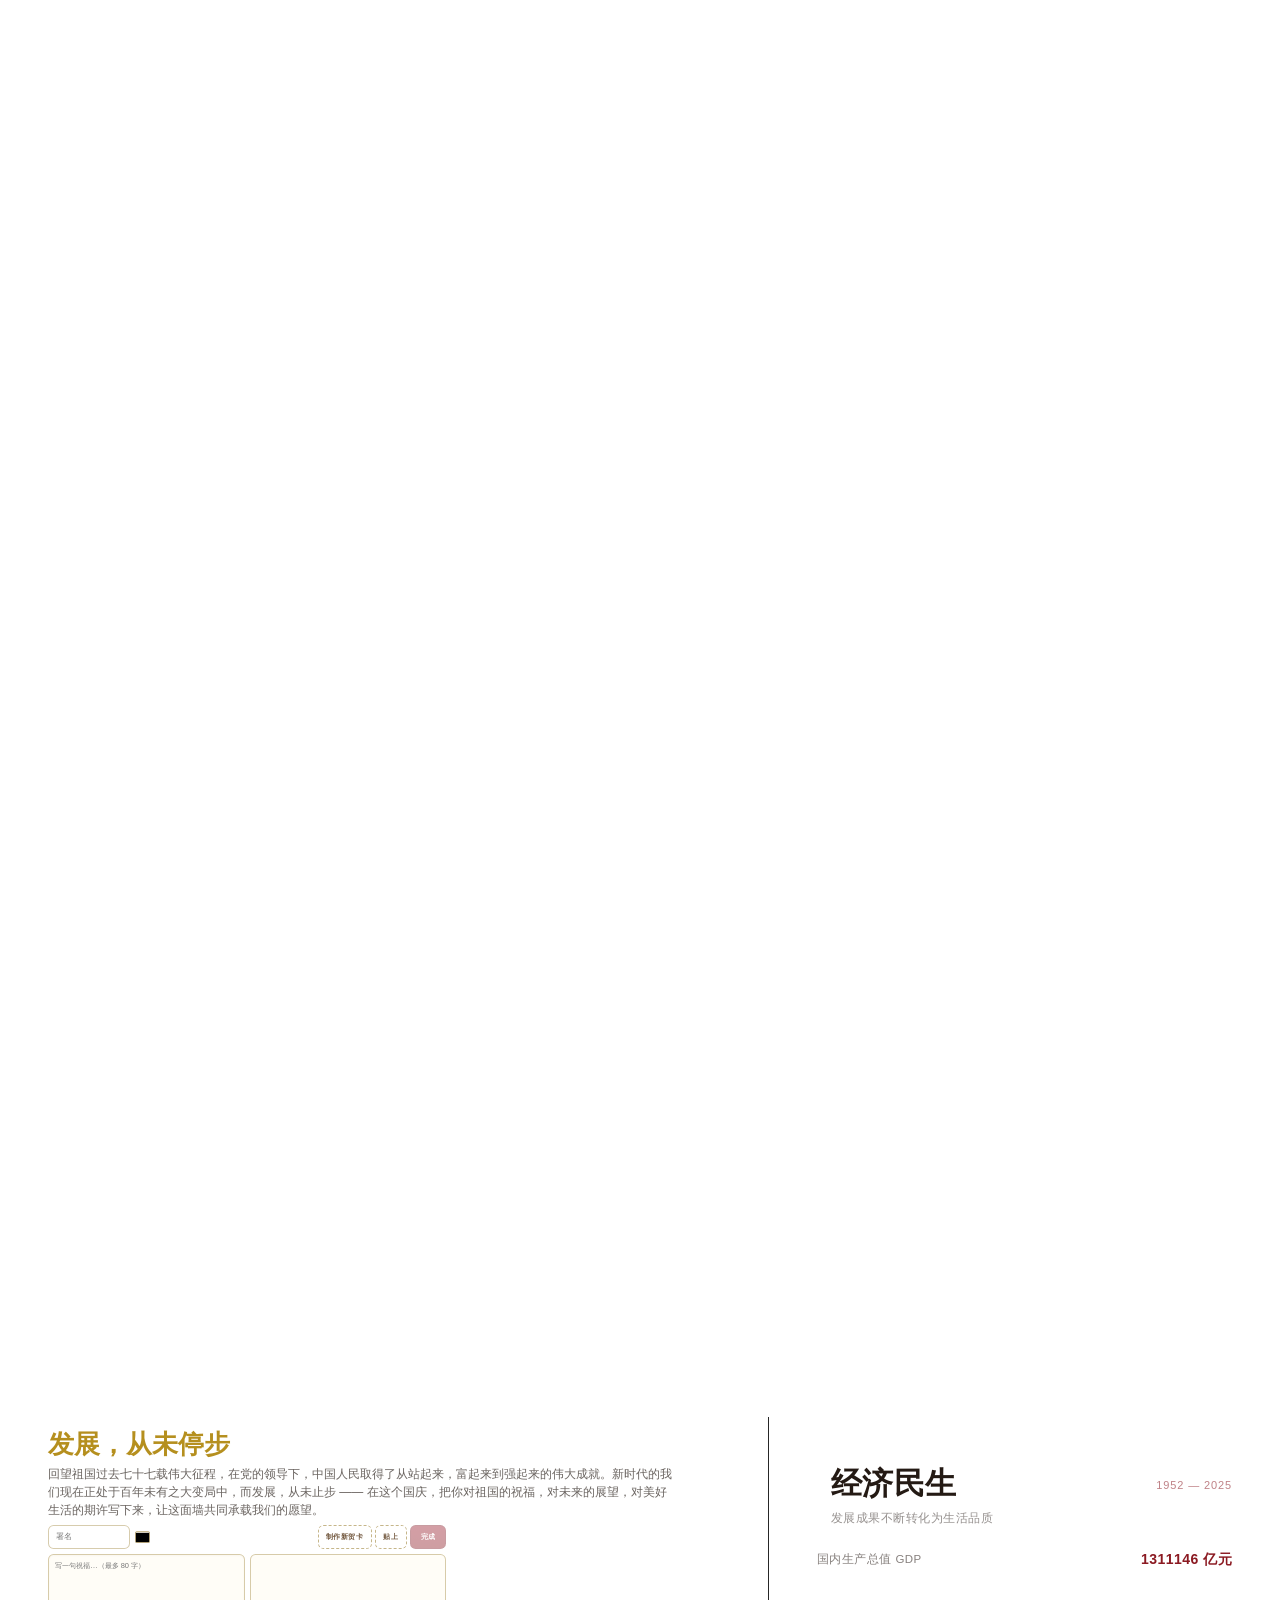
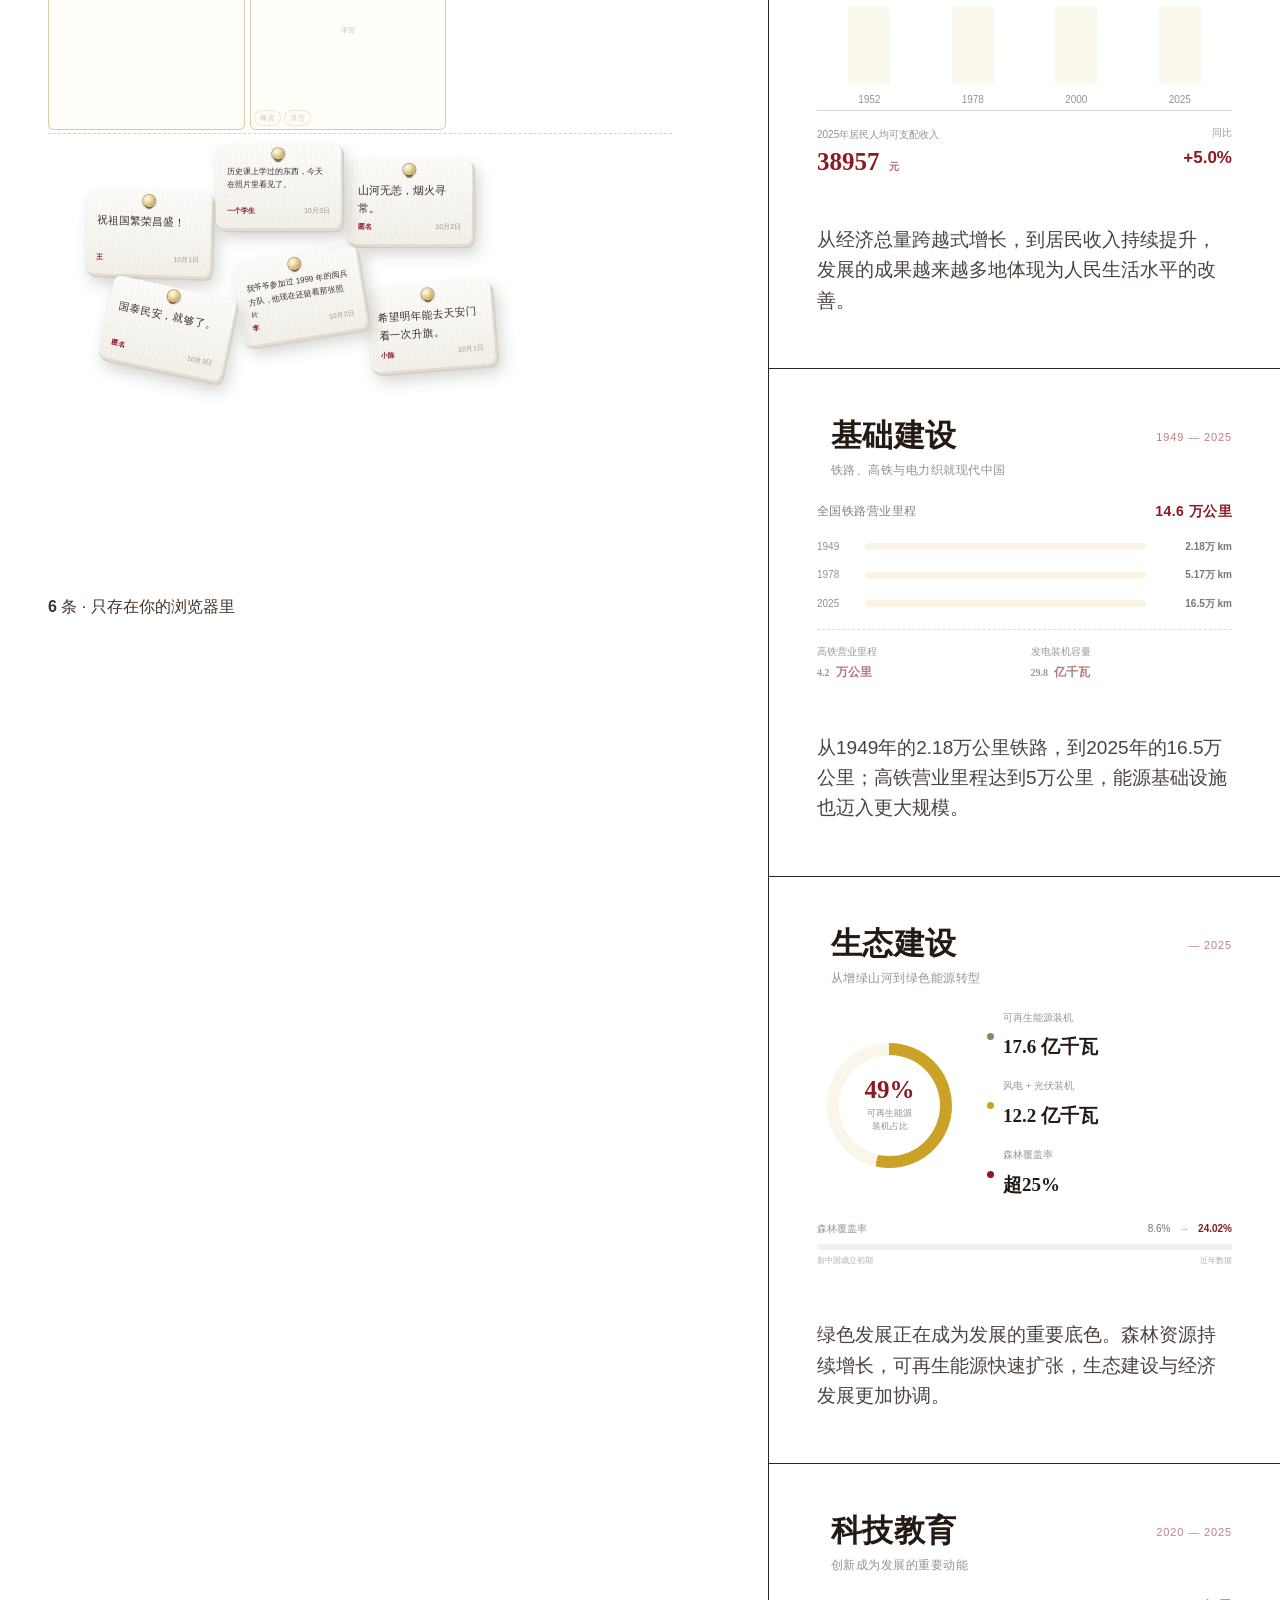
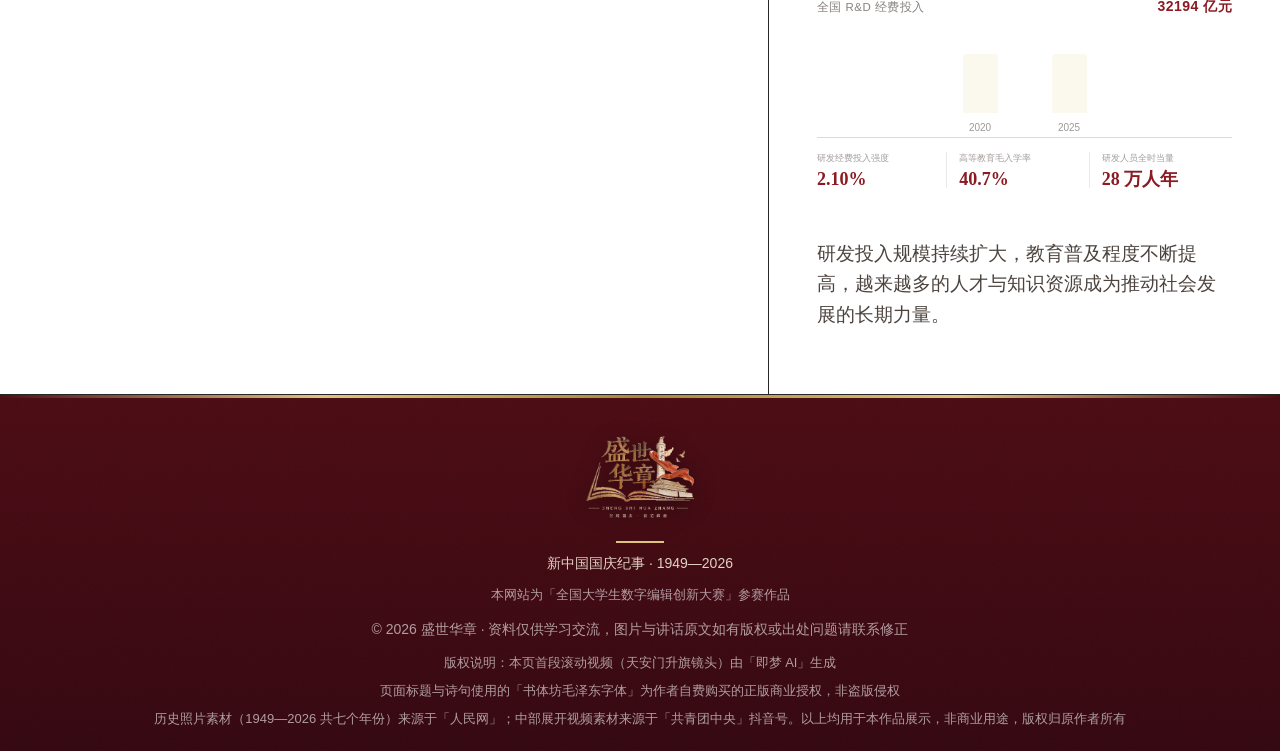
<file: pages/speeches.html>
<!DOCTYPE html>
<html lang="zh-CN">
<head>
<meta charset="UTF-8">
<meta name="viewport" content="width=device-width, initial-scale=1.0">
<title>祖国之发展 —— 盛世华章</title>
<link rel="stylesheet" href="css/style.css">
<link rel="icon" type="image/png" href="assets/favicon.png">
<meta name="description" content="祖国之发展——回望1949年以来关键年份的国庆，记录国家七十余年的发展与重要成就。">
<style>
/* ==================================================================
   祖国之发展 · 滚动叙事
   板块结构取自 OYLA 版式，配色/字体改回本站红金体系
   ================================================================== */
.dev{ --red:#8b1a22; --red-dk:#5e0f16; --gold:#c9a227; --gold-lt:#e8c46a; --ink:#241a14; }

/* ---------- 通用胶囊按钮 ---------- */
.dev .cap{
  display:inline-flex; align-items:center; gap:14px;
  background:#fff; border:1px solid rgba(0,0,0,.10); border-radius:100px;
  padding:5px 5px 5px 20px; margin-top:14px; text-decoration:none;
  transition:background .3s, border-color .3s;
}
.dev .cap i{
  position:relative; width:30px; height:30px; flex:0 0 30px; border-radius:50%;
  background:#2e2e2e; display:block; transition:background .3s;
}
.dev .cap i::before, .dev .cap i::after{
  content:''; position:absolute; left:50%; top:50%; background:#fff;
  transition:background .3s;
}
.dev .cap i::before{ width:11px; height:1.6px; transform:translate(-50%,-50%); }
.dev .cap i::after{ width:1.6px; height:11px; transform:translate(-50%,-50%); }
.dev .cap span{ font-size:13px; font-weight:600; letter-spacing:.10em; color:#111; transition:color .3s; }
.dev .cap:hover{ background:#111; border-color:#111; }
.dev .cap:hover span{ color:#fff; }
.dev .cap:hover i{ background:#fff; }
.dev .cap:hover i::before, .dev .cap:hover i::after{ background:#111; }

/* ---------- 占位图 ---------- */
.ph{
  /* 照片已补上，占位符的虚线框和斜纹底不再需要 */
  width:100%; height:100%; display:flex; align-items:center; justify-content:center;
  overflow:hidden; border-radius:10px;
}
.ph img{
  width:100%;
  height:100%;
  display:block;
  object-fit:cover;
  object-position:center top;
  border-radius:10px;
}

.ph::after{ content:'占位图'; font-size:12px; letter-spacing:.22em; color:rgba(139,26,34,.62); }
.ph::after{content:none}

/* ================= 1. 顶部滚动视频 ================= */
.dev-hero-scroll{ height:500vh; position:relative; background:#000; }
.dev-hero{
  position:sticky; top:0; height:100vh; overflow:hidden; background:#000;
}
.dev-hero video{
  position:absolute; inset:0; width:100%; height:100%; object-fit:cover; z-index:1;
}
.dev-hero-veil{
  position:absolute; inset:0; z-index:2;
  background:linear-gradient(180deg, rgba(10,2,4,.30) 0%, rgba(10,2,4,.10) 40%, rgba(10,2,4,.78) 100%);
}
.dev-hero-copy{
  position:absolute; left:88px; top:36%; transform:translateY(-50%);
  z-index:3; width:clamp(290px, 37vw, 500px);
}
.dev-title-block{ position:relative; }
.dev-title-mao{
  width:100%; height:auto; display:block;
  /* 与首页 .hero-title img 完全一致的落影款式 */
  filter:drop-shadow(0 12px 30px rgba(0,0,0,.62));
}
.dev-poem{
  /* ★ 用 calc 让它在标题块内水平居中 —— 左右突出的距离就自动相等 */
  width:min(600px, 47vw);
  margin:18px 0 0 calc(50% - min(600px, 47vw) / 2);
  max-width:none;                    /* ★ 解除全局 img{max-width:100%} 的限制 */
  height:auto;
  display:block;
  filter:drop-shadow(0 8px 22px rgba(0,0,0,.62));
}
.dev-years{
  margin:20px 0 0; text-align:center;                 /* ★ 移到诗句下方 */
  font-size:15px; letter-spacing:.42em;
  color:rgba(232,196,106,.95);
  text-shadow:0 2px 14px rgba(0,0,0,.85), 0 1px 2px rgba(0,0,0,.9);
}
/* 介绍文字：绝对定位在标题块下方，不占流、不推动标题 */
.dev-intro{
  /* ★ 块本身左对齐（和标题同一 x 起点），只有块里的文字居中 */
  position:absolute; left:75px;
  z-index:4;                              /* ★ 必须高于蒙版(z-index:2)，否则会被盖住 */
  /* ★ 上移：顶部压在标题下半（标题此时已淡出，不会打架） */
  top:49%;
  width:min(720px, 62vw);
  text-align:center;                      /* ★ 只有文字居中，块不居中 */
  opacity:0;
  transition:opacity .95s cubic-bezier(.2,.7,.3,1);
  pointer-events:none;
}

/* ---- 大字号：简要 ---- */
.dev-intro.on{ opacity:1; }      /* ★ 只改透明度，不动 transform，否则会取消居中 */

/* ---- 大字号：简要 ---- */
.dev-lead{
  margin:0 0 16px; text-align:center; font-size:clamp(17px,1.75vw,22px); line-height:1.5;
  letter-spacing:.02em; color:#fff6ea;
  text-shadow:0 2px 18px rgba(0,0,0,.9), 0 1px 3px rgba(0,0,0,.95);
}
/* ---- 小字号：详细 ---- */
.dev-detail{
  margin:0 0 22px; text-align:center; font-size:clamp(13px,1.05vw,14.5px); line-height:1.95;
  color:rgba(255,246,234,.80); letter-spacing:.01em;
  text-shadow:0 2px 14px rgba(0,0,0,.9), 0 1px 3px rgba(0,0,0,.95);
}
/* ---- 方格板块 ---- */
.dev-points{
  display:flex; justify-content:center;   /* ★ 居中排列 */
  gap:14px; margin-top:2px;
}
.dev-points .pt{
  flex:0 0 auto;
  width:158px;                            /* ★ 变窄（原来是弹性等分） */
  padding:13px 16px; border-radius:10px;
  text-align:center;                      /* ★ 框内文字居中 */
  border:1px solid rgba(232,196,106,.42);
  background:linear-gradient(180deg, rgba(30,10,14,.55), rgba(30,10,14,.30));
  backdrop-filter:blur(3px);
}
.dev-points .pt b{
  display:block; font-size:15px; font-weight:700;
  color:#f0d8a0; letter-spacing:.06em; margin-bottom:5px;
}
.dev-points .pt span{
  display:block; font-size:12.5px; color:rgba(255,246,234,.72); letter-spacing:.04em;
}
@media (max-width:1199px){
  .dev-intro{ width:min(680px, 74vw); top:47%; }
  .dev-points .pt{ padding:11px 13px; }
  .dev-points .pt b{ font-size:13.5px; }
  .dev-points .pt span{ font-size:11.5px; }
}
@media (max-width:768px){
  .dev-intro{ width:94vw; top:45%; }
  /* ★★★ 2026-10-10 窄屏：首屏文字居中 + 不再溢出
     ──────────────────────────────────────────────────────────────────
     问题：390px 下标题偏右 ✗ 介绍文字右侧被裁 51px。
     原因：这两个块在桌面是【绝对定位 + 左侧固定偏移】✗
         .dev-hero-copy{ left:88px; width:clamp(290px,37vw,500px) }
         .dev-intro    { left:75px; width:min(720px,62vw) }
       窄屏的媒体查询只改了 width ✗ 【left 一直没清】✗
       实测：left:75 + width:94vw(366) = 441px ✗ 屏幕上只有 390 ✗ 右边 51px 出去了。
     修法：窄屏改成 left:0 / right:0 让它们自己撑满可用宽度 ✗ 再靠内边距留白 ✗
       左右对称 ✗ 内容自然居中 ✗ 也不会再有溢出。
     标题块 .dev-title-block 是相对定位、宽 100% ✗ 父级一居中它就跟着居中 ✓ */
  .dev-hero-copy{
    left:0; right:0;
    width:auto;
    max-width:100%;
    padding:0 18px;
    text-align:center;
  }
  .dev-intro{
    left:0; right:0;
    width:auto;
    max-width:100%;
    padding:0 18px;
    box-sizing:border-box;
  }
  .dev-title-mao{ width:100%; max-width:100%; }
  .dev-poem{ width:min(420px, 88vw); margin:14px auto 0; }
  .dev-years{ letter-spacing:.24em; font-size:13.5px; }
  .dev-points{ flex-wrap:wrap; gap:8px; }
  .dev-points .pt{ width:auto; flex:1 1 28%; padding:9px 10px; }
  .dev-lead{ font-size:16px; }
  .dev-detail{ font-size:12.5px; line-height:1.85; }
}
/* =========================================================
   4. 发展数据可视化卡片
   ========================================================= */

.data-card{
  position:relative;
  justify-content:flex-start;
  padding:38px 48px 34px;
  min-height:45vh;
  overflow:hidden;
}


/* ---------- 卡片顶部 ---------- */

.data-card-head{
  display:flex;
  justify-content:space-between;
  align-items:flex-start;
  gap:20px;
  width:100%;
  margin-bottom:18px;
}

.data-card-title{
  display:flex;
  align-items:flex-start;
  gap:14px;
}

.data-index{
  flex:0 0 auto;
  font-family:'Songti SC','STSong',Georgia,serif;
  font-size:13px;
  color:var(--gold);
  letter-spacing:.08em;
  padding-top:5px;
}

.data-card-title h3{
  margin:0;
  font-family:'Songti SC','STSong',Georgia,serif;
  font-size:clamp(25px,2.4vw,36px);
  line-height:1;
  color:var(--ink);
  letter-spacing:.01em;
}

.data-card-title p{
  margin:7px 0 0;
  font-size:12px;
  color:rgba(36,26,20,.48);
  letter-spacing:.04em;
}

.data-year{
  flex:0 0 auto;
  padding-top:6px;
  font-size:11px;
  color:rgba(139,26,34,.55);
  letter-spacing:.08em;
}


/* ---------- 图表总容器 ---------- */

.chart-box{
  position:relative;
  width:100%;
  min-height:178px;
  margin-bottom:15px;
}

.chart-caption{
  display:flex;
  align-items:center;
  justify-content:space-between;
  margin-bottom:13px;
  font-size:11.5px;
  color:rgba(36,26,20,.55);
  letter-spacing:.04em;
}

.chart-caption b{
  color:var(--red);
  font-size:14px;
}


/* =========================================================
   经济民生——柱状图
   ========================================================= */

.bar-chart{
  height:125px;
  display:flex;
  align-items:flex-end;
  justify-content:space-around;
  gap:15px;
  border-bottom:1px solid rgba(36,26,20,.18);
  padding:0 8px;
}

.bar-item{
  position:relative;
  height:100%;
  flex:1 1 0;
  display:flex;
  align-items:center;
  flex-direction:column;
  justify-content:flex-end;
  min-width:30px;
}

.bar-value{
  font-size:9px;
  color:rgba(36,26,20,.48);
  margin-bottom:4px;
  opacity:0;
  transform:translateY(5px);
  transition:
    opacity .5s ease .75s,
    transform .5s ease .75s;
}

.bar-track{
  position:relative;
  width:min(42px,70%);
  height:92px;
  display:flex;
  align-items:flex-end;
  background:rgba(201,162,39,.08);
  border-radius:3px 3px 0 0;
  overflow:hidden;
}

.bar-fill{
  width:100%;
  height:var(--bar-height,0%);
  transform:scaleY(0);
  transform-origin:bottom;
  background:linear-gradient(
    180deg,
    var(--gold-lt),
    var(--gold)
  );
  border-radius:3px 3px 0 0;
  transition:transform 1.15s cubic-bezier(.2,.85,.25,1);
}

.bar-item > span{
  display:block;
  padding-top:7px;
  font-size:10px;
  color:rgba(36,26,20,.48);
}

.data-card.is-visible .bar-fill{
  transform:scaleY(1);
}

.data-card.is-visible .bar-value{
  opacity:1;
  transform:translateY(0);
}


/* ---------- 经济底部数字 ---------- */

.data-bottom-number{
  display:flex;
  justify-content:space-between;
  align-items:flex-end;
  padding-top:13px;
}

.data-bottom-number small{
  display:block;
  font-size:10px;
  color:rgba(36,26,20,.48);
  margin-bottom:4px;
}

.data-bottom-number strong{
  display:block;
  font-family:'Songti SC','STSong',Georgia,serif;
  font-size:25px;
  line-height:1;
  color:var(--red);
}

.data-bottom-number em{
  font-family:inherit;
  font-size:10px;
  font-style:normal;
  margin-left:3px;
  color:rgba(139,26,34,.65);
}

.mini-rise{
  text-align:right;
}

.mini-rise span{
  display:block;
  font-size:10px;
  color:rgba(36,26,20,.42);
}

.mini-rise b{
  font-size:17px;
  color:var(--red);
}


/* =========================================================
   基础建设——横向生长条
   ========================================================= */

.progress-chart{
  display:flex;
  flex-direction:column;
  gap:10px;
}

.progress-row{
  display:grid;
  grid-template-columns:38px 1fr 76px;
  gap:10px;
  align-items:center;
}

.progress-year{
  font-size:10px;
  color:rgba(36,26,20,.48);
}

.progress-track{
  height:7px;
  overflow:hidden;
  background:rgba(201,162,39,.12);
  border-radius:999px;
}

.progress-fill{
  width:var(--progress-width,0%);
  height:100%;
  transform:scaleX(0);
  transform-origin:left;
  background:linear-gradient(
    90deg,
    var(--red-dk),
    var(--red),
    var(--gold)
  );
  border-radius:999px;
  transition:transform 1.1s cubic-bezier(.15,.8,.25,1);
}

.progress-row strong{
  text-align:right;
  font-size:10px;
  font-weight:600;
  color:rgba(36,26,20,.60);
}

.data-card.is-visible .progress-fill{
  transform:scaleX(1);
}


/* ---------- 基建数字 ---------- */

.infra-stats{
  display:grid;
  grid-template-columns:1fr 1fr;
  gap:12px;
  margin-top:16px;
  padding-top:13px;
  border-top:1px dashed rgba(36,26,20,.16);
}

.infra-number span{
  display:block;
  font-size:10px;
  color:rgba(36,26,20,.45);
  margin-bottom:4px;
}

.infra-number strong{
  display:flex;
  align-items:baseline;
  gap:6px;
  font-family:'Songti SC','STSong',Georgia,serif;
  color:var(--red);
  font-size:24px;
  line-height:1;
}

.infra-number i{
  font-family:inherit;
  font-size:12px;
  font-style:normal;
  color:rgba(139,26,34,.60);
}


/* =========================================================
   生态建设——环形饼图
   ========================================================= */

.eco-layout{
  display:flex;
  align-items:center;
  gap:35px;
  padding:2px 10px 0;
}


/* ---------- 环形图 ---------- */

.donut-wrap{
  flex:0 0 125px;
  display:flex;
  justify-content:center;
  align-items:center;
}

.donut{
    --current-percent:0;

    width:125px;
    height:125px;
    position:relative;

    display:flex;
    align-items:center;
    justify-content:center;

    border-radius:50%;

    background:
      conic-gradient(
        var(--gold) 0deg,
        var(--gold) calc(var(--current-percent) * 3.6deg),
        rgba(201,162,39,.10)
        calc(var(--current-percent) * 3.6deg),
        rgba(201,162,39,.10) 360deg
      );
}

/* 中间白色圆洞 */

.donut::after{
  content:"";
  position:absolute;
  inset:12px;
  background:#fff;
  border-radius:50%;
}

.donut-inner{
  position:relative;
  z-index:2;
  text-align:center;
}

.donut-inner strong{
  display:block;
  font-family:'Songti SC','STSong',Georgia,serif;
  font-size:25px;
  line-height:1;
  color:var(--red);
}

.donut-inner small{
  display:block;
  margin-top:5px;
  font-size:9px;
  line-height:1.45;
  color:rgba(36,26,20,.48);
}


/* ---------- 环形图周围数据 ---------- */

.eco-data{
  flex:1 1 auto;
  display:flex;
  flex-direction:column;
  gap:13px;
}

.eco-line{
  display:flex;
  align-items:center;
  gap:9px;
}

.eco-dot{
  width:7px;
  height:7px;
  border-radius:50%;
  flex:0 0 7px;
}

.eco-dot.green{
  background:#789464;
}

.eco-dot.gold{
  background:var(--gold);
}

.eco-dot.red{
  background:var(--red);
}

.eco-line small{
  display:block;
  font-size:9.5px;
  color:rgba(36,26,20,.46);
  margin-bottom:3px;
}

.eco-line strong{
  display:block;
  font-family:'Songti SC','STSong',Georgia,serif;
  font-size:19px;
  color:var(--ink);
}


/* ---------- 森林覆盖率条 ---------- */

.eco-growth{
  margin-top:18px;
}

.eco-growth-title{
  display:flex;
  justify-content:space-between;
  align-items:center;
  margin-bottom:6px;
  font-size:10px;
  color:rgba(36,26,20,.46);
}

.eco-growth-title b{
  font-size:10px;
  font-weight:500;
  color:rgba(36,26,20,.62);
}

.eco-growth-title b i{
  margin:0 6px;
  color:var(--gold);
  font-style:normal;
}

.eco-growth-title strong{
  color:var(--red);
}

.eco-growth-bar{
  height:6px;
  overflow:hidden;
  background:rgba(120,148,100,.12);
  border-radius:99px;
}

.eco-growth-fill{
  width:100%;
  height:100%;
  transform:scaleX(0);
  transform-origin:left;
  background:linear-gradient(
    90deg,
    #789464,
    #a9bd7e,
    var(--gold)
  );
  border-radius:99px;
  transition:transform 1.4s cubic-bezier(.15,.8,.25,1);
}

.data-card.is-visible .eco-growth-fill{
  transform:scaleX(1);
}

.eco-years{
  display:flex;
  justify-content:space-between;
  padding-top:4px;
  font-size:8px;
  color:rgba(36,26,20,.35);
}


/* =========================================================
   科技教育——柱状图
   ========================================================= */

.tech-bars{
  height:105px;
  display:flex;
  align-items:flex-end;
  justify-content:center;
  gap:35px;
  border-bottom:1px solid rgba(36,26,20,.16);
}

.tech-bar-item{
  height:100%;
  width:54px;
  display:flex;
  align-items:center;
  flex-direction:column;
  justify-content:flex-end;
}

.tech-bar-value{
  margin-bottom:4px;
  font-size:9px;
  color:rgba(36,26,20,.50);
  opacity:0;
  transform:translateY(5px);
  transition:
    opacity .5s ease .7s,
    transform .5s ease .7s;
}

.tech-bar-track{
  width:35px;
  height:78px;
  display:flex;
  align-items:flex-end;
  background:rgba(201,162,39,.08);
  overflow:hidden;
  border-radius:3px 3px 0 0;
}

.tech-bar-fill{
  width:100%;
  height:var(--tech-height,0%);
  transform:scaleY(0);
  transform-origin:bottom;
  background:linear-gradient(
    180deg,
    var(--red),
    var(--gold)
  );
  border-radius:3px 3px 0 0;
  transition:transform 1.1s cubic-bezier(.2,.85,.25,1);
}

.tech-bar-item > span{
  padding-top:6px;
  font-size:10px;
  color:rgba(36,26,20,.45);
}

.data-card.is-visible .tech-bar-fill{
  transform:scaleY(1);
}

.data-card.is-visible .tech-bar-value{
  opacity:1;
  transform:translateY(0);
}


/* ---------- 科技数字 ---------- */

.tech-bottom{
  display:grid;
  grid-template-columns:repeat(3,1fr);
  gap:12px;
  margin-top:14px;
}

.tech-stat{
  padding-right:10px;
  border-right:1px solid rgba(36,26,20,.10);
}

.tech-stat:last-child{
  border-right:none;
}

.tech-stat > span{
  display:block;
  font-size:9px;
  line-height:1.4;
  color:rgba(36,26,20,.43);
  margin-bottom:5px;
}

.tech-stat strong{
  display:block;
  font-family:'Songti SC','STSong',Georgia,serif;
  font-size:18px;
  color:var(--red);
  line-height:1;
}


/* =========================================================
   数字动画的基础效果
   ========================================================= */

.counter{
  display:inline-block;
  min-width:.5em;
  font-variant-numeric:tabular-nums;
  transition:opacity .2s;
}


/* =========================================================
   数据卡片移动端
   ========================================================= */

@media (max-width:1199px){

  .data-card{
    padding:35px 32px;
  }

  .data-card-title h3{
    font-size:27px;
  }

  .eco-layout{
    gap:25px;
  }

}


@media (max-width:768px){

  .data-card{
    min-height:auto;
    padding:32px 20px;
  }

  .data-card-head{
    margin-bottom:15px;
  }

  .data-card-title h3{
    font-size:24px;
  }

  .data-card-title p{
    font-size:10px;
  }

  .data-year{
    font-size:9px;
  }

  .chart-box{
    min-height:170px;
  }

  .bar-chart{
    height:110px;
  }

  .progress-row{
    grid-template-columns:32px 1fr 68px;
  }

  .eco-layout{
    gap:15px;
    padding:0;
  }

  .donut-wrap{
    flex:0 0 105px;
  }

  .donut{
    width:105px;
    height:105px;
  }

  .donut-inner strong{
    font-size:21px;
  }

  .infra-stats{
    gap:8px;
  }

  .tech-bottom{
    gap:7px;
  }

  .tech-stat strong{
    font-size:16px;
  }

}


/* ★ 每一行用 flex：flex 项目默认绝不换行，逐字 span 就不会竖排了 */




/* ================= 2. 横向卡片 + 展开视频 ================= */
/* 外层提供滚动距离，内层 sticky 钉住 —— 与顶部视频同一套机制，
   不用 GSAP 的 pin，因此不会出现"重算位置导致跳页"的问题 */
.dev-carousel-wrap{ height:320vh; position:relative; background:#fff; }
.dev-carousel{
  /* ★ 钉在导航栏下方（78px 导航 + 3px 金线 = 81px）。
     原来钉在 top:0，卡片会钻进导航栏底下 —— 上方看起来没有留白。
     高度同步减掉 81px，等于把"下方多出来的留白"削掉，整体仍是满屏。 */
  position:sticky; top:81px;
  height:calc(100vh - 81px); overflow:hidden; background:#fff;
  border-top:1px solid rgba(0,0,0,.85); border-bottom:1px solid rgba(0,0,0,.85);
}
.dev-grid{
  display:flex; flex-direction:row; width:max-content; height:100%; will-change:transform;align-items:flex-start;
}
.c-card{
  width:33.333vw; flex:0 0 33.333vw; height:100%;
  border-right:1px solid rgba(0,0,0,.85); background:#fff;
  display:flex; flex-direction:column; justify-content:flex-start;
  padding:clamp(30px,7vh,70px) 44px; gap:clamp(18px,3.4vh,40px);
}
.c-media{ height:clamp(150px, 22vh, 260px); display:flex; }
.c-meta{ text-align:center; flex:1 1 auto; display:flex; flex-direction:column; min-height:0; }
.c-year{
  font-family:'Songti SC','STSong',Georgia,serif; font-size:clamp(26px, 3.6vh, 40px); font-weight:700;
  color:var(--red); letter-spacing:.02em; line-height:1;
}
.c-name{font-size:clamp(14px, 1.65vh, 18px); font-weight:600; margin-top:10px; letter-spacing:.06em; }
.c-desc{
  font-family: "Source Han Serif SC", "Noto Serif CJK SC", "Noto Serif SC", "SimSun", serif;
  font-size:clamp(11px, 1.3vh, 16px);                 /* 16 → 14：矮屏也能从容放下（正文约 250~300 字） */
  line-height:1.78;
  letter-spacing:.04em;
  text-align:left;               /* ★ 长段落左对齐：居中会让每行参差，实际容量少三成 */
  color:#5a514b;
  padding:0 24px;                 /* 原来文字贴着卡片边缘 */
  flex:1 1 auto; min-height:0; /* ★ 安全网：再矮的屏幕也只在框内滚动，不会被切断 */
  overflow-y:auto;
  scrollbar-width:thin;
  scrollbar-color:rgba(201,162,39,.55) transparent;
  /* 底部渐隐：提示文字还有下文（滚动条已隐藏） */
  -webkit-mask-image:linear-gradient(180deg,#000 94%,transparent 100%);
          mask-image:linear-gradient(180deg,#000 94%,transparent 100%);
}
.c-desc::-webkit-scrollbar{ width:4px }
.c-desc::-webkit-scrollbar-thumb{ background:rgba(201,162,39,.5); border-radius:4px }
.c-desc::-webkit-scrollbar-track{ background:transparent }

.dev-reveal{
  position:absolute; left:50%; top:0; transform:translateX(-50%);
  width:0%; height:100%; overflow:hidden; z-index:5;
  will-change:width; pointer-events:none;
}
.dev-reveal video{
  position:absolute; left:50%; top:50%; transform:translate(-50%,-50%);
  width:100vw; height:100vh; object-fit:cover;
}

/* ================= 3. 两栏统计 ================= */
.dev-stats{
  display:grid; grid-template-columns:60% 40%;
  border-bottom:1px solid rgba(0,0,0,.85); background:#fff;
}
.dev-stats-left{
  /* ★ 钉在导航栏下方（78px 导航 + 3px 金线），高度正好到窗口最下方。
       放不下的卡片由愿望墙自己的滚动条控制，不把板块撑高。 */
  position:sticky; top:81px; height:calc(100vh - 81px);
  display:flex; flex-direction:column; justify-content:flex-start;
  padding:12px 96px 14px 48px;
}
.dev-stats-left h2{
  font-family:'Songti SC','STSong',Georgia,serif; font-weight:700;
  font-size:clamp(30px,3.8vw,44px); line-height:1.2; margin:0 0 36px; color:#000;
}
/* ★ 左栏标题：实心金色（不用 background-clip:text，
     它在部分渲染环境下会退化成透明，标题直接看不见） */
.dev-stats-left h2{
  margin:0 0 6px;
  font-size:26px;                    /* 比上一版大一号 */
  color:#b58f1e;
  text-shadow:0 1px 0 rgba(255,255,255,.65);
}
.stats-sub{
  margin:0 0 6px;font-size:12px;line-height:1.48;color:rgba(36,26,20,.68);
  max-width:none;   /* 放开宽度 → 整段压成两行 */
}


/* ---- 祝福墙 ---- */
/* ★ 卡片制作区：占祝福墙板块上方 30% —— 左边写字，右边实时预览成卡 */
.wish-make{
  flex:0 0 30%;   /* 制作区 : 愿望墙 = 3 : 7 */ min-height:0;          /* ★ 固定比例：制作区 32% / 愿望墙 68% */
  display:flex; gap:12px; align-items:center;   /* 高度变高时内容居中，不散架 */
  padding-bottom:6px; border-bottom:1px dashed rgba(160,134,60,.38);
}
.wish-make .wish-form{
  flex:1 1 auto; min-width:0; height:100%;       /* 撑满制作区，文本框自动长高 */
  display:flex; flex-direction:column; gap:8px; align-items:stretch;
}
/* ★ 第一行：署名在左，三个按钮靠右 —— 省下一整行给下面的文本框 */
.wish-make .form-top{
  flex:0 0 auto; display:flex; gap:8px; align-items:stretch; min-height:34px;
}
.wish-make .form-top input{ flex:1 1 auto; min-width:0; }   /* 占满按钮左侧的全部空位 */
.wish-make .form-top .make-btns{ flex:0 0 auto; }
.wish-make .wish-form input{ font-size:12.5px; padding-top:6px; padding-bottom:6px; }
.wish-make .form-top input{ flex:0 1 auto; width:132px; }   /* ★ 署名框限宽，不再撑满整行 */
.wish-make .wish-inputs{
  flex:1 1 auto; min-height:0;
  display:flex; gap:8px; align-items:stretch;   /* ★ 8px 空隙，不紧贴 */
}
.wish-make .wish-inputs textarea{
  flex:1 1 50%; min-width:0; min-height:42px; max-height:none; font-size:12px;
  /* ★ 和手写板统一：同边框、同圆角、同底色 */
  border:1px solid rgba(160,134,60,.42); border-radius:9px;
  background:#fffdf7; padding:8px 10px; resize:none; font-family:inherit;
  color:#3a2f28; line-height:1.6;
  box-shadow:inset 0 1px 3px rgba(120,100,60,.06);
}
/* 手写栏：和文本框等高等宽，可鼠标书写 */
.wish-make .wish-hand{
  position:relative; flex:1 1 50%; min-width:0;
  border:1px solid rgba(160,134,60,.42); border-radius:9px;
  background:#fffdf7; overflow:hidden;
}
.wish-make .wish-hand canvas{
  display:block; width:100%; height:100%; touch-action:none;
  cursor:url("data:image/svg+xml;utf8,<svg xmlns='http://www.w3.org/2000/svg' width='26' height='26' viewBox='0 0 26 26'><g transform='rotate(38 13 13)'><rect x='10.6' y='1.5' width='4.8' height='15' rx='1.4' fill='%23f4d06a' stroke='%237a5c14' stroke-width='1.1'/><rect x='10.6' y='1.5' width='4.8' height='4' rx='1.2' fill='%23c9a227' stroke='%237a5c14' stroke-width='1'/><path d='M10.6 16.5 L15.4 16.5 L13 23.2 Z' fill='%23fef3d6' stroke='%237a5c14' stroke-width='1.1' stroke-linejoin='round'/><path d='M12.1 20.4 L13.9 20.4 L13 23.2 Z' fill='%23241a14'/></g></svg>") 13 22, crosshair;
}
.wish-make .wish-hand .hand-hint{
  position:absolute; left:50%; top:44%; transform:translate(-50%,-50%); pointer-events:none;
  font-size:11.5px; color:rgba(120,100,60,.42); letter-spacing:.04em;
}
.wish-make .wish-hand.dirty .hand-hint{ display:none; }
.wish-make .wish-hand .hand-tools{
  position:absolute; left:6px; bottom:5px; z-index:3;
  display:flex; gap:5px; align-items:center;
}
/* ★ 三个制作按钮：手写框右上角 */
/* ★ 三个按钮就在第一行最右侧，和署名框、取色器等高等高 */
.wish-make .form-top .make-btns{
  flex:0 0 auto; display:flex; gap:5px; align-items:stretch; margin-left:auto;
}
.wish-make .form-top .make-btns button{
  flex:0 0 auto; font-size:12px; padding:0 12px; border-radius:9px; line-height:1.15;
}
.wish-make .form-top .make-btns #wishDone{ padding:0 16px; }
.wish-make .wish-hand .make-btns{
  position:absolute; right:6px; top:5px; z-index:3;
  display:flex; gap:4px; align-items:center;
}
.wish-make .wish-hand .make-btns button{
  flex:0 0 auto; font-size:10px; padding:3px 7px; border-radius:7px; letter-spacing:0;
}
.wish-make .wish-hand .make-btns #wishDone{ padding:3px 12px; }
.wish-make .wish-hand .make-btns #wishForce{ font-size:10px; padding:3px 7px; }
.wish-make .wish-hand .hand-tools button{
  font:inherit; font-size:10.5px; padding:1px 8px; border-radius:999px; cursor:pointer;
  color:rgba(90,60,30,.75); background:rgba(255,253,247,.92);
  border:1px solid rgba(160,134,60,.5); opacity:.35; transition:opacity .18s, background .18s, color .18s;
}
.wish-make .wish-hand:hover .hand-tools button,
.wish-make .wish-hand.dirty .hand-tools button{ opacity:1; }
.wish-make .wish-hand .hand-tools button.on{
  background:var(--gold, #c9a227); border-color:var(--gold, #c9a227); color:#fff; opacity:1;
}
/* ★ 取色器：去掉外层形状，只保留内部色块；方角矩形 */
.wish-make .form-top #handColorBtn{
  flex:0 0 auto; align-self:center; padding:1px; margin:0; line-height:0; cursor:pointer;
  background:none; border:1px solid rgba(160,134,60,.55); border-radius:3px;   /* ★ 很窄的外边框 */
}
.wish-make .form-top #handColorBtn:hover{ opacity:.85; }
.wish-make .form-top #handColorDot{
  display:inline-block; width:20px; height:14px; border-radius:0; vertical-align:top;   /* 方角矩形 */
  background:#000000; box-shadow:0 0 0 1px rgba(120,100,60,.55);
}
/* 取色面板 */
/* ★ 取色面板：挂到 body 上，用固定定位 —— 不受任何板块裁剪与层叠影响 */
.hand-pop{
  position:fixed; z-index:99999; display:none;
  padding:9px; border-radius:10px; background:#fffdf7;
  border:1px solid rgba(160,134,60,.5); box-shadow:0 14px 34px rgba(70,55,25,.28);
}
.hand-pop.on{ display:block; }
.hand-pop .hp-body{ display:flex; gap:7px; align-items:stretch; }
.hand-pop #hpVal{
  writing-mode:vertical-lr; direction:rtl;
  width:14px; height:86px; margin:0; padding:0; cursor:pointer;
  -webkit-appearance:none; appearance:none; background:transparent;
}
.hand-pop #hpVal::-webkit-slider-runnable-track{
  width:10px; border-radius:5px;
  background:linear-gradient(0deg, #000 0%, var(--hp-h, #c9a227) 100%);
  box-shadow:inset 0 0 0 1px rgba(120,100,60,.5);
}
.hand-pop #hpVal::-webkit-slider-thumb{
  -webkit-appearance:none; appearance:none; width:14px; height:8px; border-radius:2px;
  background:#fff; border:1.5px solid rgba(120,100,60,.9); margin-left:-2px;
}
.hand-pop .hp-presets{ display:flex; gap:5px; margin-bottom:7px; }
.hand-pop .hp-presets{ gap:6px; }
.hand-pop .hp-presets i{
  width:15px; height:15px; border-radius:2px; cursor:pointer;   /* ★ 方形色块 */
  box-shadow:0 0 0 1px rgba(120,100,60,.55);
}
.hand-pop #hpSquare{
  display:block; border-radius:4px;
  cursor:crosshair;
}
.hand-pop #hpHue{ display:block; margin-top:6px; border-radius:4px; cursor:pointer; }
.hand-pop #hpTry{
  display:block; margin-top:7px; border-radius:5px;
  cursor:url("data:image/svg+xml;utf8,<svg xmlns='http://www.w3.org/2000/svg' width='12' height='12'><path d='M6 2 V10 M2 6 H10' stroke='black' stroke-width='1.2'/></svg>") 6 6, crosshair;
  background:#fffdf7; box-shadow:inset 0 0 0 1px rgba(160,134,60,.45);
}
.hand-pop .hp-row{ display:flex; gap:6px; align-items:center; margin-top:6px; }
.hand-pop #hpHex{
  flex:1 1 auto; min-width:0; font:inherit; font-size:11px; padding:3px 6px;
  border:1px solid rgba(160,134,60,.5); border-radius:6px; background:#fff;
}
.hand-pop #hpPreview{
  width:16px; height:16px; border-radius:4px; background:#000000;
  box-shadow:inset 0 0 0 1.5px #fff, 0 0 0 1px rgba(120,100,60,.45);
}

/* 按钮的定位交给 .hand-tools 统一排布（原来每个按钮都被绝对定位钉在同一处，会重叠） */

/* 实时预览卡：和真实纸片同一套材质 */
.wish-preview{
  position:relative; flex:0 0 auto;
  /* ★ 与真实卡片完全同一尺寸、同一字号 —— 所见即所得 */
  /* ★ 制作区有 zoom，这里反向除回来，预览卡才和墙上的真实卡片一样大 */
  width:calc(var(--wish-w, 160px) / var(--ui, 1));
  height:calc(var(--wish-w, 160px) / var(--ui, 1) / 1.5);
  font-size:calc(var(--wish-w, 160px) / var(--ui, 1) * 0.085);
  /* 编辑时放大显示，方便在卡面上调文字；点完成后加 .actual 回到真实卡片大小。
     zoom 会影响布局，所以不会遮住左边的文本框与手写栏。 */
  zoom:var(--pvk, 1.75);
  display:flex; flex-direction:column; visibility:hidden;   /* 始终占位，输入框宽度才恒定 */
  background-color:#fdfbf4;
  background-image:
    var(--noise),
    repeating-linear-gradient(96deg, rgba(160,132,80,.05) 0 2px, transparent 2px 7px),
    repeating-linear-gradient(8deg,  rgba(160,132,80,.04) 0 1px, transparent 1px 9px),
    linear-gradient(180deg,#fffdf7 0%,#f6eeda 100%);
  background-blend-mode:multiply, normal, normal, normal;
  border-radius:.62em .84em .56em .9em / .84em .56em .9em .62em;
  padding:1.9em 1em .95em;
  box-shadow:
     .07em  .07em 0 #e3dfd5, .14em  .14em 0 #d6d1c5, .21em  .21em 0 #c7c1b3,
     .55em  .85em 1.5em rgba(70,62,48,.24), .12em .18em .3em rgba(70,62,48,.14);
}
.wish-preview.on{ visibility:visible; }
.wish-preview .pv-hole{
  position:absolute; top:.96em; left:50%; transform:translateX(-50%);
  width:.66em; height:.66em; border-radius:50%; background:#96876a;
  box-shadow:inset 0 .07em .12em rgba(55,35,5,.75), 0 .04em 0 rgba(255,255,255,.85);
}
.wish-preview .pv-nail{
  position:absolute; top:.3em; left:50%; transform:translateX(-50%);
  width:1.1em; height:1.1em; border-radius:50%; z-index:2;
  background:radial-gradient(circle at 34% 30%, #fffdf0 0%, #f0d99f 36%, #c5a35a 72%, #8d7031 100%);
  box-shadow:0 .12em .24em rgba(60,40,10,.45), 0 0 0 1px rgba(115,90,35,.5);
}
.wish-preview .pv-layer,
.card-obj-layer{ position:absolute; inset:0; overflow:hidden; pointer-events:none; }

/* —— 卡面上的对象（预览卡与真卡片共用同一套样式）—— */
.card-obj{
  position:absolute; left:0; top:0; transform-origin:50% 50%;
  white-space:pre-wrap; word-break:break-word; pointer-events:none;
}
.card-obj.text{ color:#000000; font-size:11px; line-height:1.6; max-width:74%; }
.card-obj.ink{ width:58%; }
.card-obj.ink img{ display:block; width:100%; height:auto; }

/* —— 编辑态：虚线外框 + 手柄 —— */
.pv-layer.editing .card-obj{ pointer-events:auto; cursor:move; }
/* ★ 选中框：金色圆角 + 柔光，比之前的绿色虚线好看 */
.card-obj.sel{
  outline:1px solid rgba(201,162,39,.9);
  outline-offset:3px; border-radius:2px;
  box-shadow:0 0 0 3px rgba(201,162,39,.08), 0 0 8px rgba(201,162,39,.16);
}
.card-obj .h{
  position:absolute; width:7px; height:7px; margin:-3.5px;
  background:#fff; border:1px solid var(--gold, #c9a227); border-radius:50%;
  display:none; box-sizing:border-box;
  box-shadow:0 1px 3px rgba(70,55,25,.28);
  transform:scale(var(--hinv, 1));   /* ★ 不管对象放多大，手柄始终同样大小 */
}
.card-obj .h:hover{ background:var(--gold, #c9a227); }
.card-obj.sel .h{ display:block; }
.card-obj .h.nw{ left:0;  top:0;    cursor:nwse-resize; }
.card-obj .h.ne{ right:0; top:0;    cursor:nesw-resize; }
.card-obj .h.sw{ left:0;  bottom:0; cursor:nesw-resize; }
.card-obj .h.se{ right:0; bottom:0; cursor:nwse-resize; }
.card-obj .h.rot{
  left:50%; top:0; margin:-22px 0 0 -4px; border-radius:50%;
  background:var(--gold, #c9a227); border-color:#fff; cursor:grab;
  border-width:1.5px; width:8px; height:8px; margin-left:-4px;
}
.card-obj .h.rot::after{
  content:""; position:absolute; left:50%; top:100%; width:1px; height:18px;
  background:rgba(201,162,39,.55); transform:translateX(-50%);
}
.card-obj .h.del{
  right:-11px; top:-27px; margin:0; width:11px; height:11px; border-radius:50%;   /* 抬到右上角点上方，避免重合 */
  background:rgba(190,40,50,.95); border-color:#fff; color:#fff;
  font-size:9px; line-height:10px; text-align:center; cursor:pointer;
}
.card-obj .h.del::before{ content:"\00d7"; }

.wish-preview .pv-t{
  flex:1 1 auto; min-height:0; overflow:hidden; margin:0;
  font-size:1em; line-height:1.72; color:#3a2f28;
  word-break:break-word; white-space:pre-wrap;
}
 .wish-preview .pv-m{ flex:0 0 auto; margin-top:auto;
  padding-top:.7em; display:flex; justify-content:space-between;
  align-items:baseline; font-size:.64em; color:rgba(90,60,30,.5); }
 .wish-preview .pv-who{ color:var(--red); font-weight:600; font-size:1em; }
.make-btns{ display:flex; gap:8px; }
.make-btns button{
  flex:1 1 auto; font:inherit; font-size:12.5px; padding:8px 10px; border-radius:9px; cursor:pointer;
  letter-spacing:.02em; transition:transform .16s, box-shadow .16s, background .16s, color .16s;
}
.make-btns #wishDone{
  flex:0 0 auto; padding:8px 22px; font-weight:600; color:#fff;
  background:linear-gradient(180deg,var(--red-2),var(--red)); border:1px solid rgba(124,20,32,.9);
}
.make-btns #wishDone:hover{ transform:translateY(-1px); box-shadow:0 8px 18px rgba(124,20,32,.22); }
.make-btns .ghost{
  color:rgba(90,60,30,.85); background:transparent; border:1px dashed rgba(160,134,60,.6);
}
.make-btns .ghost:hover{ color:var(--red); border-color:var(--red); }
.make-btns button:disabled{ opacity:.42; cursor:not-allowed; transform:none; box-shadow:none; }
.wish{ position:relative; flex:1 1 auto; min-height:0; display:flex; flex-direction:column; gap:9px; }
.wish-form{ display:flex; gap:8px; align-items:stretch; }
.wish-form input, .wish-form textarea{
  font:inherit;font-size:13px;color:#2b211b;background:#fff;
  border:1px solid rgba(160,134,60,.42);border-radius:9px;padding:9px 12px;outline:none;
  transition:border-color .2s, box-shadow .2s;
}
.wish-form input{ flex:0 0 88px; }
.wish-form textarea{ flex:1 1 auto; min-height:40px; max-height:86px; resize:none; line-height:1.6; }
.wish-form input:focus, .wish-form textarea:focus{
  border-color:var(--gold); box-shadow:0 0 0 3px rgba(201,162,39,.16);
}
.wish-form button{
  flex:0 0 auto; font:inherit; font-size:13px; letter-spacing:.06em; cursor:pointer;
  padding:0 20px; border-radius:9px; font-weight:600;
  color:#fff; background:linear-gradient(180deg,var(--red-2),var(--red));
  border:1px solid rgba(124,20,32,.9);
  transition:transform .16s, box-shadow .16s;
}
.wish-form button:hover{ transform:translateY(-1px); box-shadow:0 8px 18px rgba(124,20,32,.22); }

.wish-list{
  flex:1 1 auto; min-height:0; overflow-y:auto;
  /* ★ 纸片由 JS 绝对定位；墙自己撑出高度（占制作区以下的 70%）*/
  position:relative;
  /* ★ 左边抵消左栏内边距（贴到窗口左边）；
       右边不再外扩 —— 原来多伸出 96px 会压到右栏下面，
       右栏在 DOM 里更靠后、盖在上面，卡片就被"切"掉一块。 */
  margin:0 0 0 -48px;
  padding:6px 10px 8px 10px;
  scrollbar-width:thin; scrollbar-color:rgba(201,162,39,.5) transparent;
}
.wish-list::-webkit-scrollbar{ width:4px }
.wish-list::-webkit-scrollbar-thumb{ background:rgba(201,162,39,.45); border-radius:4px }
.wish-list::-webkit-scrollbar-track{ background:transparent }
.wish-item{
  /* ★ 绝对定位：钉点由 JS 算，绕"顶部中心"旋转（钉子就在那里，不会动） */
  position:absolute; left:0; top:0; transform-origin:50% 0;
  /* ★ 宽度由 JS 按「板块面积 × 5%」算出，写进 --wish-w；高度固定 3:2，所有纸片等大 */
  width:var(--wish-w, 160px);
  height:calc(var(--wish-w, 160px) / 1.5);
  /* 不裁切：文字由 .t 自己裁；否则底下那张纸露不出来 */
  overflow:visible;
  /* ★ 字号跟着卡片宽度走 —— 卡片变小，字自动变小 */
  font-size:calc(var(--wish-w, 160px) * 0.085);
  /* ★ 纸面：暖白底 + 站内噪点（feTurbulence 细颗粒）。
       之前还叠了两道 96 度 / 8 度的纤维斜纹，交叉织成网格，看着像亚麻布或木纹 —— 去掉了。 */
  background-color:#fefdfb;
  background-image:
    var(--noise),                                                        /* 细颗粒 */
    repeating-linear-gradient(92deg, rgba(150,132,100,.035) 0 1px, transparent 1px 5px),
    repeating-linear-gradient(182deg, rgba(150,132,100,.022) 0 1px, transparent 1px 11px),
    linear-gradient(180deg,#fefdfb 0%,#f3f1ea 100%);
  background-blend-mode:normal, normal, normal, normal;
  border-radius:.62em .84em .56em .9em / .84em .56em .9em .62em;
  padding:1.9em 1em .95em;
  display:flex; flex-direction:column;
  box-shadow:
     .16em  .24em 0 .02em #e0dcd2,            /* ★ 底纸第一层：跟随轮廓，不会错位 */
     .26em  .36em 0 .02em #d2ccc0,            /* ★ 底纸第二层 */
     .07em  .07em 0 #e3dfd5,                  /* 厚度三层全部改中性灰（原来偏暖黄） */
     .14em  .14em 0 #d6d1c5,
     .21em  .21em 0 #c7c1b3,
     .55em  .85em 1.5em rgba(70,62,48,.24),   /* 投影改中性灰，不再暖棕 */
     .12em  .18em  .3em  rgba(70,62,48,.14);
  transition:transform .1s linear;      /* 挤压过程平滑 */
}
/* 孔与钉子（全部按 em，随卡片缩放） */
.wish-item .hole{
  position:absolute; top:.96em; left:50%; transform:translateX(-50%);
  width:.66em; height:.66em; border-radius:50%; z-index:1;
  background:#96876a;                                   /* 压深的孔底，不是灰贴片 */
  box-shadow:inset 0 .07em .12em rgba(55,35,5,.75), 0 .04em 0 rgba(255,255,255,.85);
}
.wish-item .nail{
  position:absolute; top:.3em; left:50%; transform:translateX(-50%);
  width:1.1em; height:1.1em; border-radius:50%; z-index:2;
  background:radial-gradient(circle at 34% 30%, #fffdf0 0%, #f0d99f 36%, #c5a35a 72%, #8d7031 100%);
  box-shadow:0 .12em .24em rgba(60,40,10,.45), 0 0 0 1px rgba(115,90,35,.5), 0 -.06em .12em rgba(255,255,255,.6) inset;
}
.wish-item .t{ flex:1 1 auto; min-height:0; overflow:hidden; font-size:1em; line-height:1.72; color:#3a2f28; word-break:break-word; white-space:pre-wrap; }
 .wish-item .m{ flex:0 0 auto; margin-top:auto;   /* margin-top:auto 把署名行压到底部 */
                padding-top:.7em; display:flex; justify-content:space-between; align-items:baseline;
                font-size:.64em; color:rgba(90,60,30,.5); letter-spacing:.02em; }
.wish-item .who{ color:var(--red); font-weight:600; font-size:1em; }
.wish-item .del{
  position:absolute; top:.36em; right:.6em; opacity:0; cursor:pointer; z-index:3;
  border:none; background:none; color:rgba(90,60,30,.35); font-size:1.1em; line-height:1; padding:0 .2em;
  transition:opacity .18s,color .18s;
}
.wish-item:hover .del{ opacity:1 }
.wish-item .del:hover{ color:var(--red) }
.wish-item.flash{
  /* ★ 用 outline 而不是 box-shadow：
       原来整体替换了 box-shadow，把"纸张厚度"三层也一并抹掉，看着像另一种材质。 */
  outline:2px solid rgba(201,162,39,.8);
  outline-offset:2px;
}

.wish-item:hover .del{ opacity:1 }
.wish-item .del:hover{ color:var(--red) }
.wish-item.flash{ box-shadow:0 0 0 3px rgba(201,162,39,.28), 0 2px 10px rgba(90,60,30,.09); }

.wish-foot{ display:flex; justify-content:space-between; align-items:center; font-size:11px; color:rgba(90,60,30,.5); }
.wish-foot b{ color:var(--ink); }
.wish-list.rebuilding .wish-item{ transition:none !important; }

.wish-space{ position:absolute; left:0; top:0; width:1px; pointer-events:none; }

.wish-item[data-layer="1"]{
  /* 第二层：离墙更远 —— 纸张侧边更厚、投影更大更散 */
  box-shadow:
     .2em  .3em  0 .02em #ddd0b2,
     .32em .46em 0 .02em #cfc0a0,
     .46em .68em 0 .02em #c0b08c,
     .95em 1.35em 2.3em rgba(70,62,48,.34),
     .22em .32em  .58em rgba(70,62,48,.20);
}
.wish-item[data-layer="2"],
.wish-item[data-layer="3"]{
  /* 第三层及以上：再远一档 */
  box-shadow:
     .26em .38em 0 .02em #ddd0b2,
     .42em .6em  0 .02em #cfc0a0,
     .6em  .86em 0 .02em #c0b08c,
    1.35em 1.95em 3.1em rgba(70,62,48,.40),
     .3em  .45em  .82em rgba(70,62,48,.24);
}

.wish-legend{
  position:absolute; right:12px; top:calc(30% + 10px); z-index:940;   /* 落在制作区下方的墙上 */
  display:flex; align-items:center; gap:6px;
  padding:7px 13px; border-radius:999px; cursor:pointer;
  background:rgba(255,253,247,.95); border:1px dashed rgba(160,134,60,.62);
  color:rgba(90,60,30,.85); font-size:12.5px; letter-spacing:.02em;
  box-shadow:0 6px 16px rgba(70,55,25,.16);
  transition:border-color .18s, color .18s, transform .18s;
}
/* 强制钉层按钮：就排在「完成」旁边，跟随 .make-btns 的样式 */
#wishForce{ flex:0 0 auto; font-size:12px; padding:8px 12px; }
.wish-force:hover{ color:#fff; background:linear-gradient(180deg,var(--red-2),var(--red)); border-color:rgba(124,20,32,.9); }

.wish-legend .plus{ font-size:15px; font-weight:700; color:var(--red); line-height:1; }
.wish-legend:hover{ border-color:var(--red); color:var(--red); transform:translateY(-1px); }

.wish-draft{
  cursor:grab; touch-action:none; user-select:none;
  z-index:900 !important;
  outline:2px dashed rgba(160,134,60,.55); outline-offset:3px;
}
.wish-draft.dragging{ cursor:grabbing; }
.wish-draft.picked{ cursor:grabbing; outline-color:rgba(52,150,80,.95); }
.wish-draft.valid{ outline:2px solid rgba(52,150,80,.85); }
.wish-draft.invalid{ outline:2px solid rgba(190,40,50,.9); }
.wish-draft .t{ color:rgba(70,55,30,.55); }

.wish-foot-btns{ display:inline-flex; gap:6px; }
.wish-foot button{
  font:inherit; font-size:11.5px; cursor:pointer; padding:4px 12px; border-radius:999px;
  background:transparent; color:rgba(90,60,30,.55); border:1px solid rgba(160,134,60,.35);
}
.wish-foot button:hover{ color:var(--red); border-color:rgba(124,20,32,.5); }
.dev-copy p{
  font-size:19px; line-height:1.55; margin:0; color:rgba(36,26,20,.86); letter-spacing:.01em;
}
.dev-stats-right{ border-left:1px solid rgba(0,0,0,.85); }
.s-card{
  padding:52px 48px; min-height:45vh;
  border-bottom:1px solid rgba(0,0,0,.85);
  display:flex; flex-direction:column; justify-content:center;
}
.s-card:last-child{ border-bottom:none; }
.stomp-a{ display:none; }
.stomp h3{
  font-family:'Songti SC','STSong',Georgia,serif; font-weight:700;
  font-size:clamp(46px,5.4vw,72px); line-height:.98; letter-spacing:-.01em;
  margin:0; color:var(--ink);
}
.s-detail{ font-size:19px; line-height:1.6; padding-top:36px; margin:0; max-width:520px; color:rgba(36,26,20,.82); }
.s-sub{ font-size:13px; margin-top:12px; color:rgba(139,26,34,.72); letter-spacing:.06em; }
.s-ch,.s-word{ display:inline-block; }
.stat-mask{ overflow:hidden; }

/* ================= 响应式 ================= */
@media (max-width:1199px){
  .c-card{ width:50vw; flex:0 0 50vw; }
  .dev-stats-left{ padding:40px 32px; }
  .dev-copy p{ font-size:16px; }
  .s-card{ padding:40px 32px; }
  .s-detail{ font-size:16px; }
}
@media (max-width:768px){
  .c-card{ width:85vw; flex:0 0 85vw; padding:28px 22px; }
  .c-media{ height:190px; }
  .dev-hero-copy{ padding:30px 20px; }
  .dev-stats{ grid-template-columns:1fr; }
  .dev-stats-left{ position:relative; height:auto; padding:40px 20px; }
  .dev-stats-right{ border-left:none; border-top:1px solid rgba(0,0,0,.85); }
  .s-card{ padding:34px 20px; min-height:auto; }
  .s-detail{ font-size:15px; padding-top:24px; }
  .dev-copy p{ font-size:15px; }
}

/* ══════════════════════════════════════════════════════════════════
   ★★★ 2026-10-09：窄屏横向溢出修复
   ──────────────────────────────────────────────────────────────────
   症状：390px 视口下文档 scrollWidth = 454px ✗ 右侧被撑出 64px。
   定位：溢出的是 .dev-stats-left / .dev-stats-right / 四个 .s-card，
         实测都是 454px —— 比它们的父级 .dev-stats（390px）宽 64px。
   原因：.dev-stats 在窄屏切成 grid-template-columns:1fr，
         而 grid 项的 min-width 默认是 auto ✗ 内容里那些图表（柱状图、
         环形图、数据罗列）有各自的固有宽度 ✗ 把轨道硬撑到 454px。
         这是 CSS Grid 的经典坑 ✗ 单列 grid 也会横向溢出。
   修法：① 轨道用 minmax(0,1fr) 而不是 1fr
         ② 两侧与卡片显式 min-width:0 —— 允许它们被压缩
         ③ 图表容器加一道 max-width:100% 兜底
   ══════════════════════════════════════════════════════════════════ */
@media (max-width:768px){
  .dev-stats{ grid-template-columns:minmax(0, 1fr); }
  .dev-stats-left, .dev-stats-right,
  .s-card, .data-card, .dev-stats-left > *, .dev-stats-right > *{
    min-width:0;
    max-width:100%;
  }
  .chart-box, .bar-chart, .donut-wrap, .eco-layout{ max-width:100%; min-width:0; }
  /* 极窄屏下图表允许自己横向滚动 ✗ 而不是撑破页面 */
  .chart-box{ overflow-x:auto; -webkit-overflow-scrolling:touch; }

  /* ══════════════════════════════════════════════════════════════════
     ★★★ 2026-10-10 窄屏：愿望墙板块的三处排版修复
     ──────────────────────────────────────────────────────────────────
     用 390px 视口实测出来的三个问题 ✗ 都在这一个板块里：

     ① 左栏与右栏重叠 81px
        实测：左栏 offsetTop=7847 高=421 → 底 8268 ✗ 右栏却从 8187 开始。
        原因：桌面规则里 .dev-stats-left 是 position:sticky; top:81px ✗
        窄屏的媒体查询只把 position 改成了 relative ✗ 【top 没清】✗
        position:relative 下的 top 会让元素【视觉下移但不占布局高度】✗
        于是左栏整体被往下推了 81px ✗ 正好压在右栏上。
        症状就是截图里「6 条 · 只存在你的浏览器里」和「经济民生」叠在一起。
        → top 必须显式归零。

     ② 贺卡列表比容器宽 48px 且左移 48px
        实测：width=398px  margin-left:-48px ✗ 父容器只有 350px。
        那个负边距是桌面端用来「露出前一卡的一角」的 ✗ 窄屏下就成了溢出。
        → 窄屏取消负边距 ✗ 宽度交给容器。

     ③ 手写板只剩 96px 宽 ✗ 里面的工具条就占 88px
        文字框与手写板在桌面是左右各半 ✗ 手机上每边不到 100px ✗
        工具条（橡皮 / 清空）直接盖满整个手写板 ✗ 看着像叠在一起。
        → 窄屏改成上下排列 ✗ 两块各占整宽 ✗ 手写板至少给 150px 高。
     ══════════════════════════════════════════════════════════════════ */
  .dev-stats-left{ top:auto !important; }

  /* ══════════════════════════════════════════════════════════════════
     ★★★ 2026-10-10 窄屏：愿望墙板块改为普通文档流
     ──────────────────────────────────────────────────────────────────
     前几版一直在 flex 里打补丁（改 flex 比例 / 解 min-height ✗）✗
     但始终有 194px 的重叠 —— 因为这条链路上有【四五层嵌套 flex】：
       .dev-stats（grid）→ .dev-stats-left（flex column）
         → .wish（flex column）→ .wish-make（flex）
           → .wish-form（flex column）→ .wish-inputs（flex）
     每一层都有自己的 flex 基数和 min-height:0 ✗ 高度被层层压缩 ✗
     制作区的 offsetHeight 报 535 ✗ 但它在布局里实际只占 341 ✗
     多出来的部分就盖住了下一个兄弟（贺卡墙）。

     窄屏下根本不需要这套弹性布局 —— 直接全部改成 block：
       block 的规则只有一条：高度 = 内容高度 ✗ 从上往下依次排 ✗
     这样从原理上就不可能出现重叠 ✗ 也不用再去追是哪一层压的谁。

     桌面端不受影响（这些规则都在 @media max-width:768px 里）。
     ══════════════════════════════════════════════════════════════════ */
  .dev-stats-left{ display:block !important; height:auto !important; min-height:0 !important; }
  .wish{ display:block !important; height:auto !important; min-height:0 !important; }
  .wish-make,
  .wish-form,
  .wish-inputs{ display:block !important; height:auto !important; min-height:0 !important; }
  .wish-make{ margin-bottom:14px; }
  .wish-make .form-top{ display:flex; gap:8px; flex-wrap:wrap; margin-bottom:10px; }
  .wish-make .form-top input{ flex:1 1 auto; width:auto !important; min-width:0; }
  .wish-make .wish-inputs textarea{ display:block; width:100% !important; height:64px !important; min-height:0 !important; margin-bottom:10px; }
  .wish-make .wish-hand{ display:block; width:100% !important; height:180px !important; min-height:0 !important; }
  .wish-list{ display:block !important; position:relative !important; width:auto !important;
              height:340px !important; min-height:0 !important; margin:0 !important; padding:6px 4px !important; }
  .wish-make .wish-form,
  .wish-make .wish-inputs{ flex:1 1 auto; min-width:0; }
  .wish-make .wish-inputs{ flex-direction:column; }
  .wish-make .wish-inputs textarea{ flex:0 0 auto; min-height:64px; }
  .wish-make .wish-hand{ flex:0 0 auto; min-height:158px; }
  .wish-make .wish-hand .hand-tools{ left:8px; bottom:7px; gap:7px; }
  .wish-make .wish-hand .hand-tools button{ font-size:11.5px; padding:3px 10px; }
}
</style>
</head>
<body class="dev"><header class="site-header">
  <nav class="navbar container">
    <a href="../index.html" class="brand">
      <img class="brand-logo" src="assets/logo.png" alt="盛世华章标志">
      
      <span class="brand-sub">1949—2026</span>
    </a>
    <button class="nav-toggle" aria-label="打开菜单">☰</button>
    <div class="nav-links"><a href="../index.html">首页</a><a href="speeches.html" class="active">祖国之发展</a><a href="parade.html">人民之热情</a><a href="gallery.html">你我之见证</a><a href="submit.html">投稿</a></div>
  </nav>
</header>

<div id="dbg" style="display:none;position:fixed;right:18px;bottom:18px;z-index:9999;
  background:rgba(0,0,0,.82);color:#e8c46a;font:600 15px/1.7 ui-monospace,Consolas,monospace;
  padding:12px 16px;border-radius:10px;border:1px solid rgba(232,196,106,.45);pointer-events:none;
  white-space:pre;text-align:left;line-height:1.75"></div>

<main id="top">

<!-- ========== 1. 顶部：滚动驱动视频（序列 01）========== -->
<section class="dev-hero-scroll" id="heroScroll">
  <div class="dev-hero">
    <video id="heroVideo" src="assets/video-hero.mp4" playsinline muted preload="auto"></video>
    <div class="dev-hero-veil"></div>
    <div class="dev-hero-copy" id="heroCopy">
      <!-- 只淡出这一层（年份+标题），介绍文字在外面不受影响 -->
      <div class="dev-title-block" id="titleBlock">
        <img class="dev-title-mao" src="assets/title-dev-mao.png" alt="七十余载 伟大征程">
        <img class="dev-poem" src="assets/subtitle-dev-mao.png" alt="雄关漫道真如铁，而今迈步从头越">
        <div class="dev-years">1949 &mdash; 2026</div>
      </div>

    </div>

    <!-- 标题淡出后，在下方错开的位置淡入（三部分，同首页结构） -->
    <div class="dev-intro" id="heroIntro">
      <p class="dev-lead">从开国大典的礼炮，到新时代的钢铁洪流</p>
      <p class="dev-detail">
        这一页以 1949、1959、1984、1999、2009、2019 六个关键年份为节点 ——
        从开国大典与十周年阅兵，到改革开放后的首次大阅兵、世纪大阅兵，
        再到新时代的七十周年盛典。横向翻阅这些节点，就能看清装备、方阵与步伐是如何一路走到今天的。
      </p>
      <div class="dev-points">
        <div class="pt"><b>影像</b><span>升旗 · 阅兵</span></div>
        <div class="pt"><b>年份</b><span>六个关键节点</span></div>
        <div class="pt"><b>数据</b><span>七十七载成就</span></div>
      </div>
    </div>
  </div>
</section>

<!-- ========== 2. 横向卡片 + 滚动展开视频 ========== -->
<section class="dev-carousel-wrap" id="carouselWrap">
  <div class="dev-carousel" id="carousel">
  <div class="dev-grid" id="devGrid">
      <article class="c-card">
        <div class="c-media"><div class="ph"><img src="assets/img-1949.jpeg"></div></div>
        <div class="c-meta">
          <div class="c-year">1949</div>
          <div class="c-name">开国大典</div>
          <div class="c-desc">1949年10月1日下午3时，开国大典在北京天安门广场举行。毛泽东在天安门城楼上宣读中央人民政府公告，随后按动电钮，升起第一面五星红旗。54门礼炮齐鸣28响，28这个数字对应中国共产党从1921年成立到建国的28年。长安街上，工人、农民、学生、市民的游行队伍一直走到深夜。
建国时的家底并不厚：全国钢产量15.8万吨，原油12万吨，发电量43亿度，人均预期寿命35岁上下，文盲率超过八成，能通车的铁路只有两万多公里。新政权接手的是长期战乱留下的局面，还有尚未结束的解放战争——西南、华南大片地区仍在作战，直到1951年西藏和平解放，大陆才基本统一。
1949年9月，中国人民政治协商会议第一届全体会议通过《共同纲领》，起临时宪法的作用。10月中央人民政府成立，政务院下设各部委；同年底到1950年初，全国财经工作会议决定统一财政收支、稳定物价，人民币开始站住脚。</div>
        </div>
      </article>
      <article class="c-card">
        <div class="c-media"><div class="ph"><img src="assets/img-1959.jpeg"></div></div>
        <div class="c-meta">
          <div class="c-year">1959</div>
          <div class="c-name">十周年</div>
          <div class="c-desc">1959年10月1日，建国十周年庆典在天安门广场举行，阅兵之后是群众游行，晚上放焰火。这是新中国成立后第一次大规模的十年大庆。
这十年，中国从一个连钉子都要进口的农业国，搭起了工业的骨架。1953年到1957年的第一个五年计划，苏联援建的156项重点工程陆续落地：鞍山钢铁、长春第一汽车制造厂、沈阳机床、武汉长江大桥。1956年7月，第一辆解放牌卡车在长春下线；1957年10月，武汉长江大桥通车，京广铁路从此贯通。1958年大庆油田开始勘探，1959年9月松基三井喷油，中国摘掉了“贫油国”的帽子。
制度上，1954年第一届全国人民代表大会召开，通过第一部宪法；1956年对农业、手工业和资本主义工商业的社会主义改造基本完成。外交上，1954年中国首次以五大国身份出席日内瓦会议，1955年周恩来在万隆会议上提出“求同存异”，到1959年，与新中国建交的国家已有三十多个。
这十年也有代价。1958年开始的“大跃进”和人民公社化运动急于求成，加上随后连年严重的自然灾害，1959年之后国民经济进入困难时期。</div>
        </div>
      </article>
      <article class="c-card">
        <div class="c-media"><div class="ph"><img src="assets/img-1984.jpeg"></div></div>
        <div class="c-meta">
          <div class="c-year">1984</div>
          <div class="c-name">改革开放</div>
          <div class="c-desc">1984年10月1日，建国三十五周年阅兵在天安门广场举行。邓小平检阅部队，受阅官兵齐声喊“同志们好”“首长好”。这是1959年之后第一次大型国庆阅兵，中间隔了25年。群众游行中，北京大学的方阵打出了“小平您好”的横幅。
这25年，中国走得并不平坦。1959年到1961年国民经济严重困难，其后又经历十年动乱。1976年10月粉碎“四人帮”，国家开始拨乱反正。1978年12月，中共十一届三中全会在北京召开，确定把工作重心转移到经济建设上来，改革开放由此开始。
农业上，1978年冬天，安徽凤阳小岗村18户农民按下红手印，搞起“包产到户”；到1984年，家庭联产承包责任制已在全国推开，粮食产量从1978年的3亿吨增加到4亿吨。工业上，1980年深圳、珠海、汕头、厦门设立经济特区；1984年，大连、天津、上海等14个沿海城市进一步开放。
科技和国防上，1964年第一颗原子弹爆炸，1967年氢弹试验成功，1970年“东方红一号”卫星上天，1971年恢复在联合国的合法席位。1984年，中国运动员在洛杉矶奥运会上拿到第一枚奥运金牌。</div>
        </div>
      </article>
      <article class="c-card">
        <div class="c-media"><div class="ph"><img src="assets/img-1999.jpeg"></div></div>
        <div class="c-meta">
          <div class="c-year">1999</div>
          <div class="c-name">世纪大阅兵</div>
          <div class="c-desc">1999年10月1日，建国五十周年阅兵在天安门广场举行，被称为“世纪大阅兵”。受阅装备绝大多数是首次公开亮相，战略导弹方队第一次出现在国庆阅兵中。同年12月20日，澳门回归祖国。
这15年，中国的经济体制发生了根本变化。1984年提出“有计划的商品经济”；1992年邓小平南方谈话之后，中共十四大明确建立社会主义市场经济体制；1993年宪法修正案写入“国家实行社会主义市场经济”。1994年分税制改革、汇率并轨。这些词今天听起来枯燥，但正是它们把价格、税收、外汇这些基础制度重新搭了一遍。1997年7月1日，香港回归。
老百姓能感觉到的变化更直接：粮票、布票陆续取消；1994年中国接入互联网，1995年第一家网吧在上海开张；1998年长江、松花江流域发生特大洪水，全国抗洪，数十万军民上堤。
科技上，1999年11月20日，神舟一号无人试验飞船发射成功，中国载人航天工程迈出第一步。</div>
        </div>
      </article>
      <article class="c-card">
        <div class="c-media"><div class="ph"><img src="assets/img-2009.jpeg"></div></div>
        <div class="c-meta">
          <div class="c-year">2009</div>
          <div class="c-name">六十周年</div>
          <div class="c-desc">2009年10月1日，建国六十周年阅兵在天安门广场举行。受阅装备全部为国产，其中九成是首次亮相。这一年国际金融危机还在蔓延，中国推出了四万亿投资计划。
这十年，中国加入世界贸易组织的效应全面释放。2001年12月11日，中国正式成为WTO成员，此后出口连年高速增长，2009年成为世界第一大出口国。2003年，神舟五号把杨利伟送上太空，中国成为第三个独立掌握载人航天技术的国家；2008年9月，神舟七号航天员翟志刚完成首次太空行走；2007年“嫦娥一号”绕月飞行。
这十年也经历了严峻考验。2003年“非典”疫情；2008年5月12日汶川大地震，近七万人遇难；同年8月，北京举办第29届夏季奥运会，中国代表团拿到51枚金牌，位居第一。2008年下半年起，国际金融危机冲击出口，沿海一批工厂停工，大批农民工提前返乡。
基础设施上，2006年青藏铁路通车；到2009年，全国高速公路通车里程超过6万公里，居世界第二。</div>
        </div>
      </article>
      <article class="c-card">
        <div class="c-media"><div class="ph"><img src="assets/img-2019.jpeg"></div></div>
        <div class="c-meta">
          <div class="c-year">2019</div>
          <div class="c-name">新时代</div>
          <div class="c-desc">2019年10月1日，建国七十周年阅兵在天安门广场举行，是近几次规模最大的一次。受阅装备中四成为首次亮相，包括东风-41洲际导弹、无侦-8无人机等。
这十年，中国经济总量从2009年的约34万亿元增长到2019年的99万亿元，人均GDP突破1万美元。2013年提出“一带一路”倡议；2015年人民币被纳入国际货币基金组织特别提款权货币篮子；2016年G20峰会在杭州举行；2017年中共十九大召开，提出“两步走”战略安排。
科技上，2012年“蛟龙号”下潜7062米；2016年“墨子号”量子卫星发射；2017年首艘国产航母下水；2018年港珠澳大桥开通；2019年1月，“嫦娥四号”在月球背面软着陆，这是人类第一次。移动支付、共享单车、高铁成了日常——到2019年，中国高铁运营里程超过3.5万公里，占全世界的三分之二以上。
民生上，2013年提出“精准扶贫”，到2019年，全国农村贫困人口从2012年的9899万减少到551万。</div>
        </div>
      </article>
        <article class="c-card">
        <div class="c-media"><div class="ph"><img src="assets/img-2026.jpeg" alt="2026 · 新的起点"></div></div>
        <div class="c-meta">
          <div class="c-year">2026</div>
          <div class="c-name">新的起点</div>
          <div class="c-desc">2026年是新中国成立七十七周年。
这七年，中国完成了脱贫攻坚。2021年2月25日，全国脱贫攻坚总结表彰大会宣布：现行标准下9899万农村贫困人口全部脱贫，832个贫困县全部摘帽。这是2015年提出的目标，比联合国2030年可持续发展议程的减贫目标提前了十年。
2020年初，新冠疫情暴发并蔓延全球。武汉封城76天；此后三年，全国实行“动态清零”；2022年12月，“新十条”发布，防控转入“乙类乙管”。这三年对经济、就业、服务业的影响持续至今。
2021年7月1日，中国共产党成立一百周年；2022年2月，北京举办第24届冬奥会，成为第一个“双奥之城”；同年10月，中共二十大召开，提出“以中国式现代化全面推进中华民族伟大复兴”；2024年，中共二十届三中全会对进一步全面深化改革作出部署。
科技上，2020年“嫦娥五号”带回月球样品；2021年“天问一号”着陆火星；2022年中国空间站建成；2023年国产大飞机C919投入商业运营；2024年“嫦娥六号”从月球背面采样返回，也是人类第一次。到2025年底，中国高铁运营里程超过4.8万公里。“十四五”规划2025年收官，“十五五”规划2026年开局。</div>
        </div>
      </article>
    </div>

    <div class="dev-reveal" id="devReveal">
    <video id="revealVideo" src="assets/video-reveal.mp4" playsinline muted preload="auto"></video>
  </div>
  </div>
</section>

<!-- ========== 3. 两栏：左侧文案 + 右侧统计 ========== -->
<section class="dev-stats" id="stats">
  <div class="dev-stats-left">
    <h2 data-fade>发展，从未停步</h2>
    <p class="stats-sub">回望祖国过去七十七载伟大征程，在党的领导下，中国人民取得了从站起来，富起来到强起来的伟大成就。新时代的我们现在正处于百年未有之大变局中，而发展，从未止步 —— 在这个国庆，把你对祖国的祝福，对未来的展望，对美好生活的期许写下来，让这面墙共同承载我们的愿望。</p>

    <div class="wish">
      <!-- ★ 上方 30%：卡片制作区 -->
      <div class="wish-make">
        <div class="wish-form">
          <div class="form-top">
            <input id="wishWho" type="text" maxlength="12" placeholder="署名">
            <button id="handColorBtn" type="button" title="选择颜色"><i id="handColorDot"></i></button>
            <!-- ★ 三个制作按钮：手写框外侧的右上角（输入区上方，右对齐） -->
          <div class="make-btns">
            <button id="wishNew" type="button" class="ghost">制作新贺卡</button>
            <button id="wishPaste" type="button" class="ghost">贴上</button>
            <button id="wishDone" type="button">完成</button>
            <button id="wishForce" type="button" class="ghost" style="display:none">可以试试钉到第二层</button>
            </div>
            </div>
          <!-- ★ 下面并排：左半写字，右半手写 -->
          <div class="wish-inputs">
            <textarea id="wishTxt" maxlength="80" placeholder="写一句祝福…（最多 80 字）"></textarea>
            <div class="wish-hand">
              <canvas id="wishPad"></canvas>
              <span class="hand-hint" id="handHint">手写</span>
              <div class="hand-tools">
                <button id="handEraser" type="button" title="橡皮：擦掉部分笔迹">橡皮</button>
                <button id="handClear" type="button">清空</button>
              </div>
              <div class="hand-pop" id="handPop">
                <div class="hp-presets" id="hpPresets"></div>
                <div class="hp-body">
                  <input id="hpVal" type="range" min="0" max="100" value="0" title="明度">
                  <canvas id="hpSquare" width="136" height="86"></canvas>
                </div>
                <canvas id="hpHue" width="152" height="10"></canvas>
                <canvas id="hpTry" width="152" height="30" title="试色区：在这里随手画两笔看效果"></canvas>
                <div class="hp-row">
                  <input id="hpHex" type="text" maxlength="7" spellcheck="false" placeholder="#c9a227">
                  <span id="hpPreview"></span>
                </div>
              </div>
            </div>
          </div>

        </div>
        <div class="wish-preview" id="wishPreview">
          <span class="pv-hole"></span><span class="pv-nail"></span>
          <div class="pv-layer" id="pvLayer"></div>
          <div class="pv-m"><span class="pv-who" id="pvWho">匿名</span></div>
        </div>
      </div>
      <div class="wish-list" id="wishList"></div>
      <div class="wish-count"><b id="wishCnt">0</b> 条 · 只存在你的浏览器里</div>
    </div>
  </div>
  <div class="dev-stats-right">

  <!-- ================= 01 经济民生 ================= -->
  <div class="s-card data-card" data-chart="economy">

    <div class="data-card-head">
      <div class="data-card-title">
        <span class="data-index"></span>
        <div>
          <h3>经济民生</h3>
          <p>发展成果不断转化为生活品质</p>
        </div>
      </div>
      <span class="data-year">1952 — 2025</span>
    </div>

    <div class="chart-box economy-chart">

      <div class="chart-caption">
        <span>国内生产总值 GDP</span>
        <b><span class="counter"
                 data-value="1401879"
                 data-format="trillion">0</span> 亿元</b>
      </div>

      <div class="bar-chart">

        <div class="bar-item">
          <div class="bar-value">679</div>
          <div class="bar-track">
            <div class="bar-fill"
                 data-height="1.2"></div>
          </div>
          <span>1952</span>
        </div>

        <div class="bar-item">
          <div class="bar-value">3679</div>
          <div class="bar-track">
            <div class="bar-fill"
                 data-height="4"></div>
          </div>
          <span>1978</span>
        </div>

        <div class="bar-item">
          <div class="bar-value">100280</div>
          <div class="bar-track">
            <div class="bar-fill"
                 data-height="17"></div>
          </div>
          <span>2000</span>
        </div>

        <div class="bar-item">
          <div class="bar-value">1401879</div>
          <div class="bar-track">
            <div class="bar-fill"
                 data-height="100"></div>
          </div>
          <span>2025</span>
        </div>

      </div>

      <div class="data-bottom-number">
        <div>
          <small>2025年居民人均可支配收入</small>
          <strong>
            <span class="counter" data-value="43377">0</span>
            <em>元</em>
          </strong>
        </div>

        <div class="mini-rise">
          <span>同比</span>
          <b>+5.0%</b>
        </div>
      </div>

    </div>

    <p class="s-detail">
      从经济总量跨越式增长，到居民收入持续提升，发展的成果越来越多地体现为人民生活水平的改善。
    </p>

  </div>


  <!-- ================= 02 基础建设 ================= -->
  <div class="s-card data-card" data-chart="infrastructure">

    <div class="data-card-head">
      <div class="data-card-title">
        <span class="data-index"></span>
        <div>
          <h3>基础建设</h3>
          <p>铁路、高铁与电力织就现代中国</p>
        </div>
      </div>
      <span class="data-year">1949 — 2025</span>
    </div>

    <div class="chart-box infra-chart">

      <div class="chart-caption">
        <span>全国铁路营业里程</span>
        <b>
          <span class="counter"
                data-value="16.5"
                data-decimal="1">0</span>
          万公里
        </b>
      </div>

      <div class="progress-chart">

        <div class="progress-row">
          <span class="progress-year">1949</span>

          <div class="progress-track">
            <div class="progress-fill"
                 data-width="13.2"></div>
          </div>

          <strong>2.18万 km</strong>
        </div>


        <div class="progress-row">
          <span class="progress-year">1978</span>

          <div class="progress-track">
            <div class="progress-fill"
                 data-width="31.3"></div>
          </div>

          <strong>5.17万 km</strong>
        </div>


        <div class="progress-row">
          <span class="progress-year">2025</span>

          <div class="progress-track">
            <div class="progress-fill"
                 data-width="100"></div>
          </div>

          <strong>16.5万 km</strong>
        </div>

      </div>


      <div class="infra-stats">

        <div class="infra-number">
          <span>高铁营业里程</span>
          <strong>
            <span class="counter"
                  data-value="5.0"
                  data-decimal="1">0</span>
            <i>万公里</i>
          </strong>
        </div>

        <div class="infra-number">
          <span>发电装机容量</span>
          <strong>
            <span class="counter"
                  data-value="38.9"
                  data-decimal="1">0</span>
            <i>亿千瓦</i>
          </strong>
        </div>

      </div>

    </div>

    <p class="s-detail">
      从1949年的2.18万公里铁路，到2025年的16.5万公里；高铁营业里程达到5万公里，能源基础设施也迈入更大规模。
    </p>

  </div>


  <!-- ================= 03 生态建设 ================= -->
  <div class="s-card data-card" data-chart="ecology">

    <div class="data-card-head">
      <div class="data-card-title">
        <span class="data-index"></span>
        <div>
          <h3>生态建设</h3>
          <p>从增绿山河到绿色能源转型</p>
        </div>
      </div>
      <span class="data-year"> — 2025</span>
    </div>

    <div class="chart-box ecology-chart">

      <div class="eco-layout">

        <!-- 环形图 -->
        <div class="donut-wrap">

          <div class="donut"
               data-percent="60">

            <div class="donut-inner">
              <strong>
                <span class="counter"
                      data-value="60"
                      data-decimal="0">0</span>%
              </strong>
              <small>可再生能源<br>装机占比</small>
            </div>

          </div>

        </div>


        <!-- 数据说明 -->
        <div class="eco-data">

          <div class="eco-line">
            <span class="eco-dot green"></span>

            <div>
              <small>可再生能源装机</small>
              <strong>
                <span class="counter"
                      data-value="23.4"
                      data-decimal="1">0</span>
                亿千瓦
              </strong>
            </div>
          </div>


          <div class="eco-line">
            <span class="eco-dot gold"></span>

            <div>
              <small>风电 + 光伏装机</small>
              <strong>
                <span class="counter"
                      data-value="18.4"
                      data-decimal="1">0</span>
                亿千瓦
              </strong>
            </div>
          </div>


          <div class="eco-line">
            <span class="eco-dot red"></span>

            <div>
              <small>森林覆盖率</small>
              <strong>超25%</strong>
            </div>
          </div>

        </div>

      </div>


      <div class="eco-growth">

        <div class="eco-growth-title">
          <span>森林覆盖率</span>
          <b>
            8.6%
            <i>→</i>
            <strong>24.02%</strong>
          </b>
        </div>

        <div class="eco-growth-bar">
          <div class="eco-growth-fill"></div>
        </div>

        <div class="eco-years">
          <span>新中国成立初期</span>
          <span>近年数据</span>
        </div>

      </div>

    </div>

    <p class="s-detail">
      绿色发展正在成为发展的重要底色。森林资源持续增长，可再生能源快速扩张，生态建设与经济发展更加协调。
    </p>

  </div>


  <!-- ================= 04 科技教育 ================= -->
  <div class="s-card data-card" data-chart="technology">

    <div class="data-card-head">
      <div class="data-card-title">
        <span class="data-index"></span>
        <div>
          <h3>科技教育</h3>
          <p>创新成为发展的重要动能</p>
        </div>
      </div>
      <span class="data-year">2020 — 2025</span>
    </div>


    <div class="chart-box tech-chart">

      <div class="chart-caption">
        <span>全国 R&D 经费投入</span>
        <b>
          <span class="counter"
                data-value="39262">0</span>
          亿元
        </b>
      </div>


      <!-- 柱状图 -->
      <div class="tech-bars">

        <div class="tech-bar-item">

          <div class="tech-bar-value">
            2.44万亿
          </div>

          <div class="tech-bar-track">
            <div class="tech-bar-fill"
                 data-height="62"></div>
          </div>

          <span>2020</span>

        </div>
        <div class="tech-bar-item">
          <div class="tech-bar-value">
            3.93万亿
          </div>
          <div class="tech-bar-track">
            <div class="tech-bar-fill"
                 data-height="100"></div>
          </div>
          <span>2025</span>
        </div>
      </div>
      <div class="tech-bottom">
        <div class="tech-stat">
          <span>研发经费投入强度</span>
          <strong>
            <span class="counter"
                  data-value="2.8"
                  data-decimal="2">0</span>%
          </strong>
      </div>
        <div class="tech-stat">
          <span>高等教育毛入学率</span>
          <strong>
            <span class="counter"
                  data-value="61.3"
                  data-decimal="1">0</span>%
          </strong>
        </div>
        <div class="tech-stat">
          <span>研发人员全时当量</span>
          <strong>
            <span class="counter"
                  data-value="795"
                  data-decimal="0">0</span>
            万人年
          </strong>
        </div>
      </div>
    </div>
    <p class="s-detail">
      研发投入规模持续扩大，教育普及程度不断提高，越来越多的人才与知识资源成为推动社会发展的长期力量。
    </p>
    <p class="s-sub"></p>

  </div>

</div>
</section>

</main>

<footer class="site-footer">
  <div class="container">
    <div class="f-brand"><img class="f-logo" src="assets/logo.png" alt=""></div>
    <div class="f-line"></div>
    <p>新中国国庆纪事 &middot; 1949&mdash;2026</p>
    <p style="margin-top:6px;font-size:13px;color:rgba(255,255,255,.6)">本网站为「全国大学生数字编辑创新大赛」参赛作品</p>
    <p style="margin-top:10px;color:rgba(255,255,255,.6)">© <span id="year"></span> 盛世华章 &middot; 资料仅供学习交流，图片与讲话原文如有版权或出处问题请联系修正</p>
    <p style="margin-top:8px;font-size:13px;color:rgba(255,255,255,.6)">版权说明：本页首段滚动视频（天安门升旗镜头）由「即梦 AI」生成</p>
    <p style="margin-top:4px;font-size:13px;color:rgba(255,255,255,.6)">页面标题与诗句使用的「书体坊毛泽东字体」为作者自费购买的正版商业授权，非盗版侵权</p>
    <p style="margin-top:4px;font-size:13px;color:rgba(255,255,255,.6)">历史照片素材（1949&mdash;2026 共七个年份）来源于「人民网」；中部展开视频素材来源于「共青团中央」抖音号。以上均用于本作品展示，非商业用途，版权归原作者所有</p>
  </div>
</footer>

<script src="js/main.js"></script>
<script>
/* ============================================================
   祖国之发展 · 滚动逻辑
   全部用「CSS sticky + 自己的 requestAnimationFrame」实现，
   不依赖 GSAP / ScrollTrigger —— 在 file:// 下最稳，
   也不会有"重算 pin 位置导致跳页"的问题。
   ============================================================ */
(function () {
  'use strict';

  var LERP = 0.08, MIN_DELTA = 0.01;

  /* ★ 标题开始消失的时机（按视频秒数） */
  var TITLE_FADE_AT_SEC = 9.72;
  /* 介绍文字淡入的时机：等标题彻底淡完（9.72 + 1.2 ≈ 10.92）后再开始 */
  var INTRO_AT_SEC = 10.9;
  var TITLE_FADE_MS = 1200;

  /* 实时读数：文件名后加 #showtime 即可显示 */
  var SHOW_DBG = location.hash === '#showtime';
  var dbgEl = document.getElementById('dbg');
  if (SHOW_DBG && dbgEl) dbgEl.style.display = 'block';

  var scrollArea = document.getElementById('heroScroll');
  var heroVideo  = document.getElementById('heroVideo');
  var revealVid  = document.getElementById('revealVideo');
  var heroCopy   = document.getElementById('heroCopy');
  var titleBlock = document.getElementById('titleBlock');
  var heroIntro  = document.getElementById('heroIntro');
  var grid       = document.getElementById('devGrid');
  var wrap       = document.getElementById('devReveal');
  var carWrap    = document.getElementById('carouselWrap');

  var vHero = { el: heroVideo, cur: 0, target: 0, dur: 0 };
  var vRev  = { el: revealVid, cur: 0, target: 0, dur: 0 };
  var lastDbg = 0;

  if (vHero.el) vHero.el.addEventListener('loadedmetadata', function(){ vHero.dur = vHero.el.duration || 0; });
  if (vRev.el)  vRev.el.addEventListener('loadedmetadata',  function(){ vRev.dur  = vRev.el.duration  || 0; });

  function clamp01(v){ return Math.min(1, Math.max(0, v)); }

  function heroProgress(){
    if (!scrollArea) return 0;
    var range = scrollArea.offsetHeight - window.innerHeight;
    if (range <= 0) return 0;
    return clamp01(window.scrollY / range);
  }

  /* 轮播进度：外层容器进入视口到离开视口的比例 */
  function carouselProgress(){
    if (!carWrap) return 0;
    var r = carWrap.getBoundingClientRect();
    /* 卡片钉在导航栏下方，所以进度从"容器顶到达 81px"开始 ——
       那一刻上一个板块（顶部视频）已完整滚出视口 ✓ */
    var stickyH = Math.max(1, window.innerHeight - NAV_H);
    var range = carWrap.offsetHeight - stickyH;
    if (range <= 0) return 0;
    return clamp01((NAV_H - r.top) / range);
  }

  var overflow = 0;

  /* ★ 滚动高度跟着"横向距离"走。
     卡片从 6 张变 7 张后横向距离变长；若滚动区高度不变，
     同样的滚动量会把卡片推得更快，手感会发飘。
     这里按横向距离反推高度，保持"每滚 1px 推 1.25px"的稳定比例。 */
  /* 导航栏实测高度：.navbar 78px + .site-header::after 金线 3px */
  var NAV_H = 81;

  function syncWrapHeight(){
    if (!carWrap || !grid) return;
    var ov = Math.max(0, grid.scrollWidth - window.innerWidth);
    var base  = Math.max(0, window.innerHeight - NAV_H) * 1.2;   // 给展开视频那一段留的高度
    var track = ov * 1.32;                  // 横向距离 × 比例（1.25→1.32，抵消相位调整带来的加速）
    carWrap.style.height = Math.round(base + track) + 'px';
  }

  function measure(){
    if (grid) overflow = Math.max(0, grid.scrollWidth - window.innerWidth);
    syncWrapHeight();
  }

  var frames = 0;
  function tick(){
    /* ★ 每帧校验横向总长：卡片宽度是响应式的（33.3vw / 50vw / 85vw），
       窗口一变总长就变；若 overflow 还是旧值，推到底时右侧会露一大块空白。
       差异超过 8px 就自动纠正。 */
    /* 注意：读 scrollWidth 会强制浏览器重算布局，
       所以不要每帧都读 —— 每约 32 帧（半秒）校验一次即可。 */
    if (grid && (frames & 31) === 0) {
      var realOv = Math.max(0, grid.scrollWidth - window.innerWidth);
      if (Math.abs(realOv - overflow) > 8) { overflow = realOv; syncWrapHeight(); }
    }
    var nowMs = performance.now();
    frames++;

    /* ---------- ① 顶部视频：滚动进度 × 时长 ---------- */
    vHero.target = heroProgress() * vHero.dur;

    /* ---------- ② 横向卡片 + 视频展开 ---------- */
    var cp = carouselProgress();

    /* ★ 三段式节奏：横移 → 停顿 → 展开
       以前横移一结束就立刻展开，视觉上像"猛地弹开"。
       中间留 8% 的停顿（约 190px 滚动量），形成顿挫感；
       展开用 smoothstep(t²(3-2t))，起手慢、收尾稳。 */
    var MOVE_END  = 0.58;    // 0    → 0.58  横移
    var DWELL_END = 0.66;    // 0.58 → 0.66  停顿（什么都不动）
    var moveP = Math.min(1, cp / MOVE_END);
    var eraw  = clamp01((cp - DWELL_END) / (1 - DWELL_END));
    var exP   = eraw * eraw * (3 - 2 * eraw);   // smoothstep

    if (grid) grid.style.transform = 'translate3d(' + (-overflow * moveP).toFixed(2) + 'px,0,0)';
    if (wrap) wrap.style.width = (exP * 100).toFixed(2) + '%';
    vRev.target = exP * vRev.dur;

    /* ---------- ③ 视频 seek（带守卫） ---------- */
    [vHero, vRev].forEach(function (v) {
      if (!v.el) return;
      v.cur += (v.target - v.cur) * LERP;
      if (!v.el.seeking && Math.abs(v.el.currentTime - v.cur) > MIN_DELTA) {
        v.el.currentTime = v.cur;
      }
    });

    /* ---------- ④ 标题淡出 ---------- */
    if (titleBlock) {
      var t = (vHero.el && vHero.el.currentTime) || 0;
      var fadeP = clamp01((t - TITLE_FADE_AT_SEC) / (TITLE_FADE_MS / 1000));
      /* 只淡这一层 —— 介绍文字在它外面，不会被一起淡掉 */
      titleBlock.style.opacity = String(1 - fadeP);
      titleBlock.style.transform = 'translateY(' + (-fadeP * 26).toFixed(2) + 'px)';
      titleBlock.style.visibility = fadeP >= 1 ? 'hidden' : 'visible';
    }

    /* ---------- ⑤ 介绍文字：跟着标题的淡出/淡入双向切换 ---------- */
    if (heroIntro) {
      var tv = (vHero.el && vHero.el.currentTime) || 0;
      var showIntro = (tv >= INTRO_AT_SEC) ||
                      (titleBlock && titleBlock.style.visibility === 'hidden');
      heroIntro.classList.toggle('on', !!showIntro);
    }

    /* ---------- ⑥ 读数 ---------- */
    if (SHOW_DBG && dbgEl && nowMs - lastDbg > 120) {
      lastDbg = nowMs;
      dbgEl.textContent = '视频时间 ' + (((vHero.el && vHero.el.currentTime) || 0)).toFixed(2) + ' s' +
        String.fromCharCode(10) + '总时长 ' + (vHero.dur || 0).toFixed(2) + ' s' +
        String.fromCharCode(10) + '滚动进度 ' + (heroProgress() * 100).toFixed(1) + '%' +
        String.fromCharCode(10) + '轮播进度 ' + (cp * 100).toFixed(1) + '%';
    }

    requestAnimationFrame(tick);
  }

  /* ---------- 入场动画（用 IntersectionObserver，简单可靠） ---------- */
  function setupReveal(){
    var els = document.querySelectorAll('[data-fade]');
    if (!('IntersectionObserver' in window)) {
      els.forEach(function (e){ e.style.opacity = 1; e.style.transform = 'none'; });
      return;
    }
    var io = new IntersectionObserver(function (entries) {
      entries.forEach(function (en, i) {
        if (en.isIntersecting) {
          setTimeout(function () {
            en.target.style.transition = 'opacity .8s cubic-bezier(.2,.7,.3,1), transform .8s cubic-bezier(.2,.7,.3,1)';
            en.target.style.opacity = '1';
            en.target.style.transform = 'none';
          }, i * 130);
          io.unobserve(en.target);
        }
      });
    }, { rootMargin: '0px 0px -18% 0px' });

    els.forEach(function (e) {
      e.style.opacity = '0';
      e.style.transform = 'translateY(22px)';
      io.observe(e);
    });

    /* 统计卡：逐字 / 逐词 */
    document.querySelectorAll('.s-card').forEach(function (card) {
      var h = card.querySelector('.stomp h3');
      if (h && !h.dataset.split) {
        h.dataset.split = '1';
        var txt = h.textContent; h.textContent = '';
        for (var i = 0; i < txt.length; i++) {
          var s = document.createElement('span');
          s.className = 's-ch'; s.textContent = txt[i];
          s.style.display = 'inline-block';
          s.style.opacity = '0'; s.style.transform = 'translateY(.34em)';
          s.style.transition = 'opacity .7s cubic-bezier(.2,.7,.3,1) ' + (i * 0.04) + 's, transform .7s cubic-bezier(.2,.7,.3,1) ' + (i * 0.04) + 's';
          h.appendChild(s);
        }
      }
      var dp = card.querySelector('.s-detail');
      if (dp && !dp.dataset.split) {
        dp.dataset.split = '1';
        var words = dp.textContent.split(/(\s+)/);
        dp.textContent = '';
        words.forEach(function (w, i) {
          if (!w) return;
          var s = document.createElement('span');
          s.className = 's-word'; s.textContent = w;
          s.style.display = 'inline-block';
          s.style.opacity = '0'; s.style.transform = 'translateY(14px)';
          s.style.transition = 'opacity .7s cubic-bezier(.2,.7,.3,1) ' + (i * 0.02) + 's, transform .7s cubic-bezier(.2,.7,.3,1) ' + (i * 0.02) + 's';
          dp.appendChild(s);
        });
      }

      var io2 = new IntersectionObserver(function (entries) {
        entries.forEach(function (en) {
          if (!en.isIntersecting) return;
          en.target.querySelectorAll('.s-ch, .s-word').forEach(function (s) {
            s.style.opacity = '1'; s.style.transform = 'none';
          });
          io2.unobserve(en.target);
        });
      }, { rootMargin: '0px 0px -22% 0px' });
      io2.observe(card);
    });
  }

  /* ---------- 启动 ---------- */
  function boot(){
    if (boot.done) return;
    boot.done = true;

    /* 关掉浏览器滚动位置还原：否则"第一次进来"可能被还原到旧位置 */
    if ('scrollRestoration' in history) history.scrollRestoration = 'manual';

    measure();
    setupReveal();

    /* 尺寸变化时重算横向溢出量（只在没滚动时才重算，避免跳页） */
    var rt = null;
    window.addEventListener('resize', function () {
      clearTimeout(rt);
      rt = setTimeout(measure, 200);              /* ★ 窗口一变就重测，否则横向总长对不上会露空白 */
    });
    /* 字体就绪后再量一次（字宽会影响卡片内容宽度） */
    if (document.fonts && document.fonts.ready) {
      document.fonts.ready.then(measure);
    }
    setTimeout(measure, 800);

    requestAnimationFrame(tick);
  }

  if (document.readyState === 'complete') boot();
  else {
    if (document.readyState === 'loading') document.addEventListener('DOMContentLoaded', boot);
    else boot();
    window.addEventListener('load', boot);
  }
})();
</script>
<script>
/* ============================================================
   祝福墙 —— 左栏互动模块（纯原生，无依赖，可离线）
   数据存在 localStorage，仅本机浏览器可见
   ============================================================ */
(function () {
  'use strict';

  var KEY = 'speeches_wishes_v5';   /* 升版：让新的默认排版对所有人生效 */   /* v2：旧键里可能是用户清空后的空数组，忽略它 */

  /* ★ 默认排版的"设计宽度"：排版是在多宽的墙上做的。
       改这一个数字就能让整套排布贴合某个屏幕；界面实际会按 当前墙宽 / 这个值 等比缩放。 */
  var LAYOUT_REF = 1071;      /* 你屏幕上左栏的真实可用宽（实测，别改错） */

  var SEED = [
    { who:'王',       txt:'祝祖国繁荣昌盛！',                                    t:'10月1日', slot:0, sample:true, nx:257, ny:84,  rot:0.02  },
    { who:'小陈',     txt:'希望明年能去天安门看一次升旗。',                        t:'10月1日', slot:1, sample:true, nx:733, ny:244, rot:-0.07 },
    { who:'匿名',     txt:'山河无恙，烟火寻常。',                                  t:'10月2日', slot:2, sample:true, nx:703, ny:29,  rot:0     },
    { who:'李',       txt:'我爷爷参加过 1999 年的阅兵方队，他现在还留着那张照片。', t:'10月2日', slot:3, sample:true, nx:503, ny:192, rot:-0.15 },
    { who:'匿名',     txt:'国泰民安，就够了。',                                    t:'10月3日', slot:4, sample:true, nx:302, ny:248, rot:0.2   },
    { who:'一个学生', txt:'历史课上学过的东西，今天在照片里看见了。',               t:'10月3日', slot:5, sample:true, nx:478, ny:2,   rot:0     }
  ];

  /* SEED 的深拷贝 —— 直接 slice 会共享对象，改一条会污染整个 SEED */
  function copySeed() {
    return SEED.map(function (o) {
      var it = { who:o.who, txt:o.txt, t:o.t, slot:o.slot, sample: !!o.sample };
      /* ★ 默认排版里的坐标和角度也要带上 */
      if (o.nx != null && o.ny != null) {
        it.nx = o.nx; it.ny = o.ny;
        it.rot = o.rot || 0;
      }
      return it;
    });
  }

  /* ★ 给还没有槽位的留言分配槽位：
       取"当前没人占用的最小整数"。这样删掉某张后，
       它的槽位空出来给下一条新留言，而其余留言的钉点一个都不动。 */
  function assignSlots() {
    var used = {};
    /* 先登记不重复的 slot；重复的（例如恢复示例时撞车）一律重排 */
    list.forEach(function (it) {
      if (it.slot != null && it.slot >= 0 && !used[it.slot]) { used[it.slot] = 1; return; }
      it.slot = null;
    });
    var k = 0;
    list.forEach(function (it) {
      if (it.slot != null) return;
      while (used[k]) k++;
      it.slot = k; used[k] = 1;
    });
  }

  var list = [], wall = document.getElementById('wishList');
  if (!wall) return;

  function load() {
    var a = null;
    try {
      var raw = localStorage.getItem(KEY);
      a = raw ? JSON.parse(raw) : null;
    } catch (e) { a = null; }
    var arr = (Array.isArray(a) && a.length) ? a : copySeed();
    /* ★ 自动补回缺失的示例留言：
         示例是不可删除的，任何原因（误删 / 旧版本 / 清空）丢失都在加载时补齐。
         只按 who|txt 比对，绝不动你自己写的留言，也不改已有示例的位置。 */
    var seed = copySeed();
    var seedKey = {};
    seed.forEach(function (s) { seedKey[(s.who || '') + '|' + s.txt] = 1; });
    var added = false;
    /* ★ 给"老数据"补 sample 标记：
         早先版本存进 localStorage 的示例没有 sample 字段，
         于是删除按钮会显示出来。这里按 署名|内容 对回种子，一律标成示例。 */
    arr.forEach(function (it) {
      if (seedKey[(it.who || '') + '|' + it.txt] && !it.sample) { it.sample = true; added = true; }
    });
    /* ★ 再补回彻底缺失的示例 */
    var have = {};
    arr.forEach(function (it) { have[(it.who || '') + '|' + it.txt] = 1; });
    seed.forEach(function (s) {
      if (have[(s.who || '') + '|' + s.txt]) return;
      arr.push(s); added = true;   /* 保留示例原本的 slot，回到原位 */
    });
    if (added) { try { localStorage.setItem(KEY, JSON.stringify(arr)); } catch (e) {} }
    return arr;
  }
  function save() { try { localStorage.setItem(KEY, JSON.stringify(list)); } catch (e) {} }

  function makeCardEl(it, flashKeys) {
    var key = (it.who || '') + '|' + it.txt + '|' + (it.t || '');
    var d = document.createElement('div');
    d.className = 'wish-item' + (flashKeys && flashKeys.indexOf(key) >= 0 ? ' flash' : '');
    d.dataset.seed = key;
    d.dataset.slot = (it.slot != null ? it.slot : 0);
    if (it.sample) d.dataset.sample = '1';
    if (it.nx != null && it.ny != null) {
      d.dataset.nx = it.nx; d.dataset.ny = it.ny;
      if (it.rot != null) d.dataset.rot = it.rot;
      if (it.layer != null) d.dataset.layer = it.layer;
    }
    var t = document.createElement('p');
    t.className = 't';
    if (it.objects && it.objects.length) { t.style.display = 'none'; }   /* 有排版对象就不画纯文本 */
    else { t.textContent = it.txt; }
    var m = document.createElement('div');
    m.className = 'm';
    var who = document.createElement('span');
    who.className = 'who';
    who.textContent = it.who || '匿名';
    var dt = document.createElement('span');
    dt.textContent = it.t || '';
    m.appendChild(who); m.appendChild(dt);
    /* ★ 示例留言：根本不创建删除按钮（不是隐藏，是压根不生成） */
    var del = null;
    if (!it.sample) {
      del = document.createElement('button');
      del.className = 'del';
      del.type = 'button';
      del.title = '删除';
      del.textContent = '\u00d7';
      del.addEventListener('click', function (ev) {
        ev.stopPropagation();
        /* ★ 只摘掉这一张，不重建整个墙 —— 重建会让所有纸片闪一下 */
        var at = -1;
        for (var q = 0; q < list.length; q++) {
          if (((list[q].who || '') + '|' + list[q].txt + '|' + (list[q].t || '')) === key) { at = q; break; }
        }
        if (at >= 0) list.splice(at, 1);
        save();
        if (d.parentNode) d.parentNode.removeChild(d);
        syncFoot();
        fitText();
        layoutCards();
      });
    }
    var hole = document.createElement('span');
    hole.className = 'hole';
    var nail = document.createElement('span');
    nail.className = 'nail';
    d.appendChild(hole); d.appendChild(nail);
    if (del) d.appendChild(del);          /* ★ 示例没有 del，直接不挂 */
    d.appendChild(t); d.appendChild(m);
    if (it.objects && it.objects.length) {
      var layer = document.createElement('div');
      layer.className = 'card-obj-layer';
      paintObjects(layer, it.objects, false);
      d.appendChild(layer);
    }
    return d;
  }

  /* 底栏数字 + "恢复示例"按钮显隐 */
  function syncFoot() {
    document.getElementById('wishCnt').textContent = list.length;
    var foot = wall.parentNode.querySelector('.wish-foot');
    if (foot) foot.classList.toggle('restorable', list.length === 0);
  }

  function render(flashKeys) {
    /* 重建期间挂起过渡：新元素先停在 left:0/top:0，不该被画出来 */
    wall.classList.add('rebuilding');
    wall.innerHTML = '';
    for (var i = 0; i < list.length; i++) wall.appendChild(makeCardEl(list[i], flashKeys));
    syncFoot();
    if (flashKeys && flashKeys.length) {
      var sel = wall.querySelector('.wish-item.flash');
      if (sel && sel.scrollIntoView) sel.scrollIntoView({ block: 'nearest' });
      setTimeout(function () {
        var arr = wall.querySelectorAll('.wish-item.flash');
        for (var q = 0; q < arr.length; q++) arr[q].classList.remove('flash');
      }, 1600);
    }
    fitText();
    layoutCards();
    /* 首帧已摆正 → 强制回流，让浏览器以"已定位"状态绘制，再恢复过渡 */
    void wall.offsetHeight;
    wall.classList.remove('rebuilding');
  }

  function today() {
    var d = new Date();
    return (d.getMonth() + 1) + '\u6708' + d.getDate() + '\u65e5';
  }

  /* ★ 卡片制作区：边写边看预览 */
  (function () {
    var pvT = document.getElementById('pvTxt');
    var pvW = document.getElementById('pvWho');
    var who = document.getElementById('wishWho');
    var txt = document.getElementById('wishTxt');
    /* 不再要求 pvT 存在：预览卡的纯文本层已被对象层取代，缺它不该让整段失效 */
    if (!who || !txt) return;
    function sync() {
      if (pvT) pvT.textContent = txt.value.trim() || '写一句祝福…';
      pvW.textContent = who.value.trim() || '匿名';
      /* 署名要实时写回 makeWho，否则贴上/完成后卡片仍用旧名字 */
      makeWho = who.value.trim();
    }
    who.addEventListener('input', sync);
    txt.addEventListener('input', sync);
    window.__syncPreview = sync;
  })();

  /* ============================================================
       卡片制作区流程
       制作新贺卡 → 右边出现预览卡（与真实卡片同尺寸）
       贴上       → 把输入框的文字贴到预览卡上（不钉到墙上）
       完成       → 预览卡变成一张真实卡片，可自由拖动放置
       ============================================================ */
  var makeWho = '', makeTxt = '';

  function setPreview(on) {
    var pv = document.getElementById('wishPreview');
    if (pv) pv.classList.toggle('on', !!on);
    var done = document.getElementById('wishDone');
    if (done) done.disabled = !on;
  }
  function paintPreview() {
    var b2 = document.getElementById('pvWho'), d2 = document.getElementById('pvDate');
    if (b2) b2.textContent = makeWho || '匿名';
    if (d2) d2.textContent = (makeObjects && makeObjects.length) ? '已贴上' : '预览';
    if (typeof paintStage === 'function') paintStage();
  }

  document.getElementById('wishNew').addEventListener('click', function () {
    /* ★ 开一张全新的卡：把上一张的对象和输入区都清干净，
         否则新卡片上会带着上一张的文字 / 笔迹。 */
    makeWho = ''; makeTxt = '';
    makeObjects = [];
    selId = null;
    document.getElementById('wishWho').value = '';
    document.getElementById('wishTxt').value = '';
    makeWho = '';
    if (window.__padClear) window.__padClear();
    setPreview(true);
    paintPreview();
  });

  document.getElementById('wishPaste').addEventListener('click', function () {
    if (!pasteInputs()) document.getElementById('wishTxt').focus();
  });

  /* ★ 文本框里改字 → 选中的那个文字对象实时跟着变 */
  document.getElementById('wishTxt').addEventListener('input', function () {
    var o = window.__selObj ? window.__selObj() : null;
    if (!o || o.type !== 'text') return;
    o.text = this.value;
    if (window.__refreshObj) window.__refreshObj(o);
  });

  /* ★ 手写栏重画 → 选中的那个手写对象实时跟着变（没选中就等贴上时新建） */
  window.__padCommit = function (src) {
    var o = window.__selObj ? window.__selObj() : null;
    if (!o || o.type !== 'ink') return;
    if (!src) {
      /* ★ 擦干净了：这个手写对象就该消失（以前直接 return，卡片上什么都不变） */
      var id = o.id;
      makeObjects = makeObjects.filter(function (x) { return x.id !== id; });
      selId = null;
      paintStage();
      return;
    }
    o.src = src;
    if (window.__refreshObj) window.__refreshObj(o);
  };

  /* ★ 点卡面上"对象之外"的地方 → 结束当前编辑（取消选中） */
  (function () {
    var pv = document.getElementById('wishPreview');
    if (!pv) return;
    pv.addEventListener('pointerdown', function (ev) {
      if (ev.target.closest && ev.target.closest('.card-obj')) return;   /* 点在对象上，交给编辑器 */
      if (selId === null) return;
      selId = null;
      applySel();
      /* ★ 退出编辑：输入区也一起退出（清空文本框与手写栏） */
      exitEditing();
      ev.stopPropagation();
    });
  })();

  /* ★ 把输入区的内容变成卡面对象；返回这次新增了几个。「贴上」和「完成」共用。 */
  function pasteInputs() {
    makeWho = document.getElementById('wishWho').value.trim();
    makeTxt = document.getElementById('wishTxt').value.trim();
    var pv = document.getElementById('wishPreview');
    var dd0 = draftDims();
    var W = dd0.w || 160, H = dd0.h || 107;
    var added = 0;
    if (makeTxt) {
      makeObjects.push({ id: 'o' + (++objSeq), type: 'text', text: makeTxt,
                         x: W / 2, y: H * 0.30, rot: 0, s: 1,
                         color: (window.__penColor ? window.__penColor() : '#000000') });
      added++;
    }
    if (window.__padHasInk && window.__padHasInk()) {
      var src = window.__padDataURL ? window.__padDataURL() : '';
      if (src) {
        makeObjects.push({ id: 'o' + (++objSeq), type: 'ink', src: src,
                         x: W / 2, y: H * 0.68, rot: 0, s: 1 });
        added++;
      }
    }
    if (!added) return 0;
    selId = makeObjects[makeObjects.length - 1].id;
    /* ★ 贴上去之后，把输入区的字和笔迹清空，等待下一次创作 */
    document.getElementById('wishTxt').value = '';
    makeTxt = '';
    if (window.__padClear) window.__padClear();
    setPreview(true);
    paintPreview();
    return added;
  }


  document.getElementById('wishDone').addEventListener('click', function () {
    /* ★ 还没贴过但输入区里已经有东西 → 先自动贴上（文本、手写有一个就算） */
    if (!makeObjects.length) pasteInputs();
    if (!makeObjects.length) { document.getElementById('wishTxt').focus(); return; }
    makeWho = document.getElementById('wishWho').value.trim();   /* 完成前再读一次署名 */
    selId = null;
    setPreview(false);              /* 完成后预览卡区域留空，输入框宽度不变 */
    takeCard();                     /* 预览卡 → 变成可拖动的真卡片 */
  });

  setPreview(false);

  var __wr = document.getElementById('wishRestore');
  if (__wr) __wr.addEventListener('click', function () {
    /* ★ 只补回"当前没有的"示例留言，不动你自己的留言。
         新补的留言不预设 slot，交给 assignSlots 占空位。 */
    var have = {};
    list.forEach(function (it) { have[(it.who || '') + '|' + it.txt] = 1; });
    var keys = [];
    copySeed().forEach(function (s) {
      if (have[(s.who || '') + '|' + s.txt]) return;
      list.push(s);   /* 保留示例原本的 slot，才能回到原位 */
      keys.push((s.who || '') + '|' + s.txt + '|' + (s.t || ''));
    });
    if (!keys.length) return;
    assignSlots();
    save();
    /* ★ 只追加缺的那几张，不重建整个墙 */
    for (var q2 = 0; q2 < keys.length; q2++) {
      var kk = keys[q2];
      for (var w2 = 0; w2 < list.length; w2++) {
        if (((list[w2].who || '') + '|' + list[w2].txt + '|' + (list[w2].t || '')) === kk) {
          wall.appendChild(makeCardEl(list[w2], keys));
          break;
        }
      }
    }
    syncFoot();
    fitText();
    layoutCards();
    setTimeout(function () {
      var arr = wall.querySelectorAll('.wish-item.flash');
      for (var q3 = 0; q3 < arr.length; q3++) arr[q3].classList.remove('flash');
    }, 1600);
  });

  var __wc = document.getElementById('wishClear');
  if (__wc) __wc.addEventListener('click', function () {
    if (!confirm('清空自己写的留言？（示例留言会保留）')) return;
    /* ★ 只清空自己写的，示例不可删除 */
    list = list.filter(function (it) { return it.sample; });
    save(); render();
  });

  /* ★ 随机工具：用"留言内容"做种子 —— 同一条留言永远在同一位置、同一角度，
       贴新留言时不会导致整面墙重新跳位。 */
  function hashStr(s) {
    var h = 2166136261;
    for (var i = 0; i < s.length; i++) { h ^= s.charCodeAt(i); h = Math.imul(h, 16777619); }
    return h >>> 0;
  }
  function prng(seed) {
    return function () {
      seed = (seed + 0x6D2B79F5) | 0;
      var t = Math.imul(seed ^ (seed >>> 15), 1 | seed);
      t = (t + Math.imul(t ^ (t >>> 7), 61 | t)) ^ t;
      return ((t ^ (t >>> 14)) >>> 0) / 4294967296;
    };
  }

  /* ★ 杂乱排列：随机平移 + 随机倾斜 + 随机层叠
       平移量大于间距时 → 纸片挤压重叠；小于间距时 → 留出缝隙。 */
  /* ============================================================
   纸片排版引擎
   · 每张纸片 = 一个可旋转矩形；钉点是旋转轴心（钉点永不移动）
   · 同一层不允许重叠，但可以彼此贴住（挤压）
   · 重叠时靠"各自绕钉旋转"让位；让不出来就升到上一层
   ============================================================ */

  /* 矩形的四个角（含旋转） */
  function corners(cd) {
    var hw = cd.w / 2, cos = Math.cos(cd.rot), sin = Math.sin(cd.rot);
    var p = [[-hw, 0], [hw, 0], [hw, cd.h], [-hw, cd.h]], out = [];
    for (var i = 0; i < 4; i++) {
      out.push([cd.nx + p[i][0] * cos - p[i][1] * sin,
                cd.ny + p[i][0] * sin + p[i][1] * cos]);
    }
    return out;
  }

  /* SAT 分离轴定理：两个可旋转矩形是否相交 */
  function hit(a, b) {
    var A = corners(a), B = corners(b);
    var axes = [
      [A[1][0] - A[0][0], A[1][1] - A[0][1]], [A[3][0] - A[0][0], A[3][1] - A[0][1]],
      [B[1][0] - B[0][0], B[1][1] - B[0][1]], [B[3][0] - B[0][0], B[3][1] - B[0][1]]
    ];
    for (var i = 0; i < 4; i++) {
      var n = axes[i], L = Math.hypot(n[0], n[1]);
      if (L < 1e-6) continue;
      n = [n[0] / L, n[1] / L];
      var aM = 1e9, aX = -1e9, bM = 1e9, bX = -1e9;
      for (var k = 0; k < 4; k++) {
        var pa = A[k][0] * n[0] + A[k][1] * n[1];
        var pb = B[k][0] * n[0] + B[k][1] * n[1];
        if (pa < aM) aM = pa; if (pa > aX) aX = pa;
        if (pb < bM) bM = pb; if (pb > bX) bX = pb;
      }
      if (aX < bM || bX < aM) return false;   // 找到分离轴 → 不相交
    }
    return true;
  }

  function overlapCount(list) {
    var n = 0;
    for (var i = 0; i < list.length; i++)
      for (var j = i + 1; j < list.length; j++)
        if (hit(list[i], list[j])) n++;
    return n;
  }

  /* 松弛：同层重叠时，左边的往左转、右边的往右转，直到互不重叠 */
  /* 第一层在网格里，角度受间距约束；第二层及以上是自由钉的，可以转得更狠。
     把角度上限做成参数，两处各用各的。 */
  function layerLimit(L) { return (L === 0) ? 0.28 : 0.62; }   /* ±16° / ±35° */

  function settle(list, LIM) {
    if (LIM == null) LIM = 0.28;
    for (var it = 0; it < 140; it++) {
      var moved = false;
      for (var i = 0; i < list.length; i++) {
        for (var j = i + 1; j < list.length; j++) {
          var a = list[i], b = list[j];
          if (!hit(a, b)) continue;
          /* 轴心在顶部中心：顺时针(+θ)让底边左移，逆时针(−θ)让底边右移。
             所以左卡片要"+θ"、右卡片要"−θ"才能把两张分开。
             （之前符号写反了，越转越挤，旋转永远失败。） */
          if (a.nx <= b.nx) {
            a.rot = Math.min( LIM, a.rot + 0.01);
            b.rot = Math.max(-LIM, b.rot - 0.01);
          } else {
            a.rot = Math.max(-LIM, a.rot - 0.01);
            b.rot = Math.min( LIM, b.rot + 0.01);
          }
          moved = true;
        }
      }
      if (!moved) break;
    }
    return overlapCount(list) === 0;
  }

  /* 排版：先给每张纸片一个钉点，再逐张判断能否留在第一层 */
  function layoutCards() {
    var els = wall.querySelectorAll('.wish-item:not(.wish-draft)');
    /* ★ 绝不给墙设 min-height：那会顶开 footer。
         改用墙内部一个 1px 宽的绝对定位元素来撑出滚动高度。 */
    function setSpace(h) {
      var sp = wall.querySelector('.wish-space');
      if (!sp) { sp = document.createElement('div'); sp.className = 'wish-space'; wall.appendChild(sp); }
      sp.style.height = h + 'px';
    }
    if (!els.length) { setSpace(0); return; }
    var cw = parseFloat(getComputedStyle(wall).getPropertyValue('--wish-w')) || 160;
    var ch = cw / 1.5;
    var nw = wall.clientWidth;

    var padL = 6, padT = 8;
    /* ★ 统一角度上限，并让间距由它推导出来：
         一张 w×h 的纸片转 θ 后占的包围盒是
           宽 = w·cosθ + h·sinθ   高 = h·cosθ + w·sinθ
         以前间距写死，转起来后纸片变"高"就会撞到下一行，
         于是越挤越歪、越歪越撞，最后谁都挤不开。 */
    var LIMIT = 0.28;                                  /* ±16° */
    var stepX = cw * Math.cos(LIMIT) + ch * Math.sin(LIMIT) + 5;
    var stepY = ch * Math.cos(LIMIT) + cw * Math.sin(LIMIT) + 7;
    var cols = Math.max(1, Math.floor((nw - padL - 6) / stepX));

    var cards = [], pinned = [];
    for (var i = 0; i < els.length; i++) {
      var el = els[i];
      var slot = parseInt(el.dataset.slot, 10);
      if (isNaN(slot) || slot < 0) slot = i;
      var mnx = parseFloat(el.dataset.nx), mny = parseFloat(el.dataset.ny);
      var manual = !isNaN(mnx) && !isNaN(mny);
      /* ★ 方案A：整套排布按"设计宽度"等比缩放。
           默认排版是在约 936px 宽的墙上排的（最右一张 nx=837，卡片宽 182）。
           这里用 当前墙宽 / 936 当缩放系数，任何窗口下都完整落在墙内，
           且相对位置、彼此间距完全一致。 */
      /* 用父容器宽度，和 sizeCards 里算卡片尺寸时完全一致 */
      var boxW = (wall.parentNode || wall).getBoundingClientRect().width || wall.clientWidth;
      var KL = boxW / LAYOUT_REF;        /* 与卡片尺寸同一个系数 */
      var mlyr = parseInt(el.dataset.layer, 10);
      cards.push({
        el: el, w: cw, h: ch, slot: slot, layer: 0, manual: manual,
        nx: manual ? mnx * KL : padL + (slot % cols) * stepX + cw / 2,
        ny: manual ? mny * KL : padT + Math.floor(slot / cols) * stepY,
        /* ★ 起始角 = 这张卡片"自带的"角度（默认排版里写死的），没有就 0。
             注意：这里取自 data-rot（固定值），不是"当前渲染角度"——
             所以删掉挤压它的那张之后，它仍会回到自己该在的角度，不会永远歪着。 */
        rot: (function () {
          var rr = parseFloat(el.dataset.rot);
          return isNaN(rr) ? 0 : rr;
        })(),
        forcedLayer: (manual && !isNaN(mlyr)) ? mlyr : null
      });
    }

    /* 手动钉上去的卡片层号固定，不参与自动分层 */
    cards.forEach(function (cd) { if (cd.forcedLayer != null) pinned.push(cd); });
    var auto = cards.filter(function (cd) { return cd.forcedLayer == null; });

    /* 先"瞬时"跑一遍松弛，只用来决定谁留在第几层 */
    auto.sort(function (a, b) { return a.slot - b.slot; });
    var layers = [];
    auto.forEach(function (cd) {
      var L = 0;
      for (; L < 4; L++) {
        if (!layers[L]) layers[L] = [];
        var snap = layers[L].map(function (x) { return x.rot; });
        layers[L].push(cd);
        if (settle(layers[L])) break;
        layers[L].pop();
        layers[L].forEach(function (x, k2) { x.rot = snap[k2]; });
      }
      cd.layer = Math.min(L, 3);
    });
    pinned.forEach(function (cd) { cd.layer = Math.min(cd.forcedLayer, 3); });

    /* ★ 分层定下来之后，按层对"所有卡片"（含手动钉上去的）再跑一次挤压。
         之前 settle 只作用于自动排布的卡片，手动钉的那些没人挤，
         于是同层的好几张就平着叠在一起了。 */
    var byL = [];
    cards.forEach(function (cd) {
      if (!byL[cd.layer]) byL[cd.layer] = [];
      byL[cd.layer].push(cd);
    });
    byL.forEach(function (arr, L) { settle(arr, layerLimit(L)); });

    cards.forEach(function (cd) { cd.el.__c = cd; });

    /* 按层分组，供逐帧挤压用 */
    var byLayer = [];
    cards.forEach(function (cd) {
      if (!byLayer[cd.layer]) byLayer[cd.layer] = [];
      byLayer[cd.layer].push(cd);
    });

    var maxYSeen = 0;
    function apply() {
      var mY = 0;
      cards.forEach(function (cd) {
        cd.el.style.transform = 'translate(' + (cd.nx - cd.w / 2).toFixed(1) + 'px,' +
                                cd.ny.toFixed(1) + 'px) rotate(' + cd.rot.toFixed(4) + 'rad)';
        cd.el.dataset.layer = cd.layer;                 /* 供 CSS 按层换阴影 */
      cd.el.style.zIndex = String(10 + cd.layer * 10);
        if (cd.ny + cd.h * 1.55 > mY) mY = cd.ny + cd.h * 1.55;
      });
      maxYSeen = mY;
      setSpace(mY + 24);
    }

    /* ★ 实时挤压：每帧做一轮"让位"，肉眼能看到纸片被一点点挤开。
         以前是一次算完直接跳到终态，看不到过程。 */
    /* ★ 一次性写终值。
         CSS transition 会自动从"当前显示的角度"平滑过渡到终值 ——
         所以既没有"先弹回 0 再转开"的闪动，
         删到只剩一张时它也会自然地立正回来。 */
    /* 松弛算完后 cd.rot 就是终值，直接落位即可 */
    apply();
  }

  /* ★ 文字自适应：卡片尺寸固定，放不下就缩小字号（缩到 0.62em 为止） */
  function fitText() {
    var items = wall.querySelectorAll('.wish-item');
    for (var i = 0; i < items.length; i++) {
      var t = items[i].querySelector('.t');
      if (!t) continue;
      t.style.fontSize = '';                                  // 复位到 1em
      var base = parseFloat(getComputedStyle(t).fontSize) || 12;
      for (var pass = 0; pass < 4; pass++) {                  // 迭代几次收敛
        if (t.scrollHeight <= t.clientHeight + 1) break;
        var ratio = t.clientHeight / t.scrollHeight;
        var next = Math.max(base * 0.62, parseFloat(getComputedStyle(t).fontSize) * ratio * 0.98);
        if (next < 8) next = 8;
        t.style.fontSize = next.toFixed(2) + 'px';
      }
    }
  }

  /* ★ 卡片尺寸 = 墙面积 × 5%，按 3:2 反推宽度；字号用 calc 跟着走 */
  function sizeCards() {
    /* 从父容器取面积：墙的宽度由卡片尺寸决定，若从墙自身取会形成放大死循环 */
    var box = (wall.parentNode || wall).getBoundingClientRect();
    if (!box.width || !box.height) return;
    var w;
    if (SEED.length && SEED[0].nx != null) {
      /* ★ 已有默认排版：卡片尺寸必须和坐标用同一把尺子 —— 否则
           位置按墙宽"线性"缩放、卡片按面积"开平方"缩放，
           窗口一大两者就对不上，排布就散了。 */
      w = box.width / LAYOUT_REF * 214;
    } else {
      var cardArea = box.width * box.height * 0.05;
      w = Math.sqrt(cardArea * 1.5);
    }
    w = Math.max(122, Math.min(w, box.width * 0.62));   /* 上限：父容器宽的 62% */
    wall.style.setProperty('--wish-w', w.toFixed(1) + 'px');
    /* ★ 同时设到 .wish（墙的父级）：图例和草稿卡挂在 .wish 下，
       只设墙上的话它们读不到，会退回 160px 兜底值 —— 尺寸就和真实卡片不一致了。 */
    if (wall.parentNode) wall.parentNode.style.setProperty('--wish-w', w.toFixed(1) + 'px');
    /* ★ 制作区 UI 的缩放 = 卡片相对"原始基准(200)"的放大倍数。
         卡片从 200 涨到 240 时，按钮/输入框同步涨 20%，整体比例始终一致。 */
    var uiK = Math.max(0.62, Math.min(1.6, w / 214));
    var mk = document.querySelector('.wish-make');
    if (mk) {
      mk.style.zoom = uiK.toFixed(3);
      mk.style.setProperty('--ui', uiK.toFixed(4));   /* 给预览卡反向补偿用 */
    }
  }

  var rt2 = null;
  window.addEventListener('resize', function () {
    clearTimeout(rt2);
    rt2 = setTimeout(sizeCards, 160);
  });

  list = load();
  assignSlots();          /* 迁移：老数据没有 slot，按顺序补齐 */
  save();
  /* ============================================================
       卡面排版编辑器
       贴上 = 把文字 / 手写各变成一个对象放到预览卡上，
              每个对象都有虚线外框和手柄，可以缩放、移动、旋转。
       ============================================================ */
  var makeObjects = [];      /* { id, type, x, y, rot, s, text, src } */
  var selId = null;
  var objSeq = 0;

  function stageEl() { return document.getElementById('pvLayer'); }

  /* 把一组对象画到宿主容器里；editing = 是否带编辑手柄 */
  function paintObjects(host, objs, editing) {
    if (!host) return;
    host.innerHTML = '';
    (objs || []).forEach(function (o) {
      var d = document.createElement('div');
      d.className = 'card-obj ' + o.type + (editing && o.id === selId ? ' sel' : '');
      d.dataset.id = o.id;
      d.style.setProperty('--hinv', 1 / (o.s || 1));   /* 手柄不随缩放变大 */
      d.style.transform = 'translate(' + o.x + 'px,' + o.y + 'px) ' +
                          'translate(-50%,-50%) rotate(' + o.rot + 'rad) scale(' + o.s + ')';
      if (o.type === 'text') {
        var sp = document.createElement('span');
        sp.className = 'obi-txt';
        sp.textContent = o.text;
        sp.style.color = o.color || '#000000';   /* 文字跟随取色器 */
        d.appendChild(sp);
      } else {
        var im = document.createElement('img');
        im.src = o.src;
        im.alt = '';
        d.appendChild(im);
      }
      if (editing) {
        ['nw', 'ne', 'sw', 'se', 'rot', 'del'].forEach(function (k) {
          var h = document.createElement('span');
          h.className = 'h ' + k;
          h.dataset.h = k;
          d.appendChild(h);
        });
      }
      host.appendChild(d);
    });
  }

  function paintStage() {
    var host = stageEl();
    if (host) host.classList.add('editing');
    paintObjects(host, makeObjects, true);
  }

  /* ★ 轻量更新：只改 class / transform，绝不重建 DOM。
       重建会把正在拖动的那个节点换掉，后续 pointermove 就断了。 */
  function applySel() {
    var host = stageEl();
    if (!host) return;
    var kids = host.querySelectorAll('.card-obj');
    for (var i = 0; i < kids.length; i++) {
      if (kids[i].dataset.id === selId) kids[i].classList.add('sel');
      else kids[i].classList.remove('sel');
    }
  }
  function applyTransforms() {
    var host = stageEl();
    if (!host) return;
    var kids = host.querySelectorAll('.card-obj');
    for (var i = 0; i < kids.length; i++) {
      var o = findObj(kids[i].dataset.id);
      if (o) kids[i].style.transform = 'translate(' + o.x + 'px,' + o.y + 'px) ' +
        'translate(-50%,-50%) rotate(' + o.rot + 'rad) scale(' + o.s + ')';
        kids[i].style.setProperty('--hinv', 1 / (o.s || 1));
    }
  }

  /* ★ 只改某条文字的颜色，不重建节点 */
  function refreshTextColor(id, color) {
    var host = stageEl();
    if (!host) return;
    var kids = host.querySelectorAll('.card-obj');
    for (var i = 0; i < kids.length; i++) {
      if (kids[i].dataset.id === id) {
        var sp = kids[i].querySelector('.obi-txt');
        if (sp) sp.style.color = color;
      }
    }
  }

  function findObj(id) {
    for (var i = 0; i < makeObjects.length; i++) if (makeObjects[i].id === id) return makeObjects[i];
    return null;
  }

  /* —— 拖动 / 缩放 / 旋转 —— */
  (function () {
    var host = stageEl();
    if (!host) return;
    var mode = null, o0 = null, h0 = null, sx = 0, sy = 0, d0 = 0, a0 = 0, s0 = 1, cx = 0, cy = 0;

    function cardRect() { return host.getBoundingClientRect(); }
    host.addEventListener('pointerdown', function (ev) {
      window.__pevDown = (window.__pevDown || 0) + 1;
      var hEl = ev.target.closest ? ev.target.closest('.h') : null;
      var oEl = ev.target.closest ? ev.target.closest('.card-obj') : null;
      if (!oEl) { selId = null; applySel(); return; }
      var id = oEl.dataset.id;
      var o = findObj(id);
      if (!o) return;
      if (hEl && hEl.dataset.h === 'del') {           /* 删除对象 */
        makeObjects = makeObjects.filter(function (x) { return x.id !== id; });
        selId = null; paintStage();
        exitEditing();                 /* ★ 输入区同步退出（文本框与手写栏一起清空） */
        ev.preventDefault(); return;
      }
      selId = id;
      applySel();                    /* ★ 只切 class，不重建节点 */
      loadIntoInputs(o);             /* ★ 把它的内容灌回文本框 / 手写栏 */
      var cr = cardRect();
      sx = ev.clientX; sy = ev.clientY;
      cx = o.x; cy = o.y;
      if (hEl) {
        h0 = hEl.dataset.h;
        if (h0 === 'rot') {
          mode = 'rot';
          a0 = Math.atan2(ev.clientY - (o.cy || 0), ev.clientX - (o.cx || 0));
          /* 以卡片坐标里的对象中心为基准算角度 */
        var pc = { x: cr.left + o.x, y: cr.top + o.y };
          a0 = Math.atan2(ev.clientY - pc.y, ev.clientX - pc.x);
          o0 = o.rot;
        } else {
          mode = 'scale';
          var pc2 = { x: cr.left + o.x, y: cr.top + o.y };
          d0 = Math.hypot(ev.clientX - pc2.x, ev.clientY - pc2.y) || 1;
          s0 = o.s;
        }
      } else {
        mode = 'move';
      }
      try { host.setPointerCapture(ev.pointerId); } catch (e) {}
      ev.preventDefault();
    });

    host.addEventListener('pointermove', function (ev) {
      if (mode) window.__pevMove = (window.__pevMove || 0) + 1;
      if (!mode || !selId) return;
      var o = findObj(selId);
      if (!o) return;
      var cr = cardRect();
      if (mode === 'move') {
        o.x = cx + (ev.clientX - sx);
        o.y = cy + (ev.clientY - sy);
      } else if (mode === 'scale') {
        var pc = { x: cr.left + o.x, y: cr.top + o.y };
        var d = Math.hypot(ev.clientX - pc.x, ev.clientY - pc.y) || 1;
        o.s = Math.max(0.25, Math.min(6, s0 * d / d0));
      } else if (mode === 'rot') {
        var pc3 = { x: cr.left + o.x, y: cr.top + o.y };
        var a = Math.atan2(ev.clientY - pc3.y, ev.clientX - pc3.x);
        o.rot = o0 + (a - a0);
      }
      applyTransforms();             /* ★ 只改 transform，不重建节点 */
      ev.preventDefault();
    });
    function stop() { mode = null; h0 = null; }
    window.__pevState = function () {
      return { down: window.__pevDown || 0, move: window.__pevMove || 0, mode: mode, sel: selId };
    };
    host.addEventListener('pointerup', stop);
    host.addEventListener('pointercancel', stop);
  })();

  window.__cardObjects = function () { return makeObjects; };
  window.__selObj = function () { return findObj(selId); };

  /* 内容变了（改了文字 / 重画了笔迹）→ 只更新那个节点的内容 */
  window.__refreshObj = function (o) {
    if (!o) return;
    var host = stageEl();
    if (!host) return;
    var node = host.querySelector('[data-id="' + o.id + '"]');
    if (!node) return;
    if (o.type === 'text') {
      node.firstChild && node.firstChild.nodeType === 3 ? (node.firstChild.nodeValue = o.text) : null;
      /* 简单可靠：把文字节点单独放一个 span */
      var sp = node.querySelector('.obi-txt');
      if (sp) sp.textContent = o.text;
      else if (!node.querySelector('img')) node.textContent = o.text;
    } else {
      var im = node.querySelector('img');
      if (im) im.src = o.src;
    }
  };

  /* ★ 选中对象后，把它的内容灌回输入区（文本框 / 手写栏） */
  /* ★ 退出编辑：输入区同步清空，避免"卡片上已取消选中，输入框里还留着内容" */
  function exitEditing() {
    var ta = document.getElementById('wishTxt');
    if (ta) ta.value = '';
    if (window.__padClear) window.__padClear();
  }

  function loadIntoInputs(o) {
    if (!o) return;
    if (o.type === 'text') {
      document.getElementById('wishTxt').value = o.text || '';
    } else if (o.type === 'ink' && window.__padLoad) {
      window.__padLoad(o.src);
    }
  }
  window.__loadIntoInputs = loadIntoInputs;

  /* ============================================================
       手写栏：鼠标 / 触摸直接书写
       ============================================================ */
  (function () {
    var pad = document.getElementById('wishPad');
    if (!pad) return;
    var box = pad.parentNode;
    var ctx = pad.getContext('2d');
    var drawing = false;
    var penColor = '#000000';      /* ★ 当前笔色 */
    var eraser = false;            /* ★ 橡皮模式 */
    window.__penColor = function () { return penColor; };

    function fit() {
      var r = pad.getBoundingClientRect();
      var w = Math.max(1, Math.round(r.width)), h = Math.max(1, Math.round(r.height));
      var dpr = window.devicePixelRatio || 1;
      /* 尺寸没变就别动，避免把已写的内容擦掉 */
      if (pad.width === Math.round(w * dpr) && pad.height === Math.round(h * dpr)) return;
      var old = null;
      try { if (pad.width > 1 && pad.height > 1) old = pad.toDataURL(); } catch (e) {}
      pad.width = Math.round(w * dpr);
      pad.height = Math.round(h * dpr);
      strokeSetup(dpr);
      if (old) { var im = new Image(); im.onload = function () { ctx.drawImage(im, 0, 0, w, h); }; im.src = old; }
    }

    /* ★ 画笔设定：任何时候改了 canvas.width 都会重置变换，必须重新套一次 */
    function strokeSetup(dpr) {
      ctx.setTransform(dpr, 0, 0, dpr, 0, 0);
      ctx.lineWidth = 2.2;
      ctx.lineCap = 'round';
      ctx.lineJoin = 'round';
      ctx.strokeStyle = penColor;
    }
    function ensureSize() {
      var r = pad.getBoundingClientRect();
      var dpr = window.devicePixelRatio || 1;
      var w = Math.max(1, Math.round(r.width)), h = Math.max(1, Math.round(r.height));
      if (pad.width !== Math.round(w * dpr) || pad.height !== Math.round(h * dpr)) {
        pad.width = Math.round(w * dpr);
        pad.height = Math.round(h * dpr);
      }
      strokeSetup(dpr);                 /* 尺寸变过就重设变换，保证笔和内容对齐 */
      return { w: w, h: h, dpr: dpr };
    }
    /* ★ 布局完成后才知道真实尺寸：用 ResizeObserver 跟着走 */
    if (window.ResizeObserver) new ResizeObserver(fit).observe(box);
    window.addEventListener('resize', fit);
    setTimeout(fit, 0);
    setTimeout(fit, 300);

    function pos(ev) {
      var r = pad.getBoundingClientRect();
      return { x: ev.clientX - r.left, y: ev.clientY - r.top };
    }
    pad.addEventListener('pointerdown', function (ev) {
      drawing = true;
      box.classList.add('dirty');
      try { pad.setPointerCapture(ev.pointerId); } catch (e) {}
      var p = pos(ev);
      /* ★ 每次起笔都重新套一遍：颜色可能刚改过，橡皮也可能刚切换 */
      ctx.globalCompositeOperation = eraser ? 'destination-out' : 'source-over';
      ctx.strokeStyle = penColor;
      ctx.lineWidth = eraser ? 14 : 2.2;
      ctx.beginPath();
      ctx.moveTo(p.x, p.y);
      if (eraser) { ctx.lineTo(p.x + 0.01, p.y + 0.01); ctx.stroke(); }   /* 点一下就擦一下 */
      ev.preventDefault();
    });
    pad.addEventListener('pointermove', function (ev) {
      if (!drawing) return;
      var p = pos(ev);
      ctx.lineTo(p.x, p.y);
      ctx.stroke();
      ev.preventDefault();
    });
    function stop() {
      if (drawing) {
        drawing = false;
        ctx.globalCompositeOperation = 'source-over';   /* 收笔还原，免得影响后面的贴图 */
        if (window.__padOnCommit) window.__padOnCommit();
      } else {
        drawing = false;
      }
    }
    pad.addEventListener('pointerup', stop);
    pad.addEventListener('pointercancel', stop);
    pad.addEventListener('pointerleave', stop);

    /* 给"贴上"用：有没有写过 / 取笔迹图 */
    window.__padHasInk = function () { return box.classList.contains('dirty'); };
    /* ★ 导出笔迹：裁到实际笔迹的外接矩形。
       以前直接导出整块画布，空白也算进去，卡面上那个选择框就比笔迹大一大圈。 */
  window.__padDataURL = function () { try { return pad.toDataURL('image/png'); } catch (e) { return ''; } };

    function clearPad() {
      var s = ensureSize();
      ctx.clearRect(0, 0, s.w, s.h);
      box.classList.remove('dirty');
    }
    window.__padClear = clearPad;
    /* ★ 把某张笔迹图载回手写板（点卡片上的手写对象时用） */
    window.__padLoad = function (src) {
      /* ★ 以前这里写了 pad.width = pad.width —— 给 canvas.width 赋值会把变换矩阵重置成单位阵，
           之后画笔按 CSS 像素落点、画布却是 DPR 尺寸，笔迹整体缩小并偏移。
           现在统一走 ensureSize：尺寸不动，变换重新套上。 */
      var s = ensureSize();
      ctx.clearRect(0, 0, s.w, s.h);
      if (!src) { box.classList.remove('dirty'); return; }
      var im = new Image();
      im.onload = function () {
        ctx.save();
        ctx.setTransform(1, 0, 0, 1, 0, 0);            /* 贴图用物理像素 */
        ctx.clearRect(0, 0, pad.width, pad.height);
        ctx.drawImage(im, 0, 0, pad.width, pad.height);
        ctx.restore();                                  /* 恢复 DPR 变换，画笔才对得上 */
      };
      im.src = src;
      box.classList.add('dirty');
    };
    /* 手写结束 → 通知"正在编辑的那个对象"更新它的图 */
    function commitInk() {
        if (window.__padCommit) window.__padCommit(pad.toDataURL('image/png'));
    }
    window.__padOnCommit = commitInk;

    /* ===== 橡皮开关 ===== */
    var eraserBtn = document.getElementById('handEraser');
    if (eraserBtn) eraserBtn.addEventListener('click', function () {
      eraser = !eraser;
      eraserBtn.classList.toggle('on', eraser);
      pad.style.cursor = eraser
        ? 'url("data:image/svg+xml;utf8,<svg xmlns=\'http://www.w3.org/2000/svg\' width=\'24\' height=\'24\'><rect x=\'5\' y=\'8\' width=\'14\' height=\'9\' rx=\'2\' fill=\'%23f3e6c8\' stroke=\'%237a5c14\' stroke-width=\'1.3\'/><rect x=\'5\' y=\'8\' width=\'14\' height=\'4\' rx=\'2\' fill=\'%23b98e5a\' stroke=\'%237a5c14\' stroke-width=\'1.2\'/></svg>") 12 20, cell'
        : '';
    });

    /* ===== 取色器（预选色 / 色板自由定位 / 色码输入）===== */
    (function () {
      var btn = document.getElementById('handColorBtn');
      var pop = document.getElementById('handPop');
      var dot = document.getElementById('handColorDot');
      var pre = document.getElementById('hpPresets');
      var sq = document.getElementById('hpSquare');
      var hue = document.getElementById('hpHue');
      var hex = document.getElementById('hpHex');
      var pv = document.getElementById('hpPreview');
      if (!btn || !pop || !sq || !hue) return;

      /* ★ 把面板搬到 body 下：这样它不再受 .wish-hand / .wish-make 等的
           overflow 与层叠上下文影响，永远浮在最上层。 */
      document.body.appendChild(pop);
      function place() {
        var r = btn.getBoundingClientRect();
        var pw = pop.offsetWidth || 200, ph = pop.offsetHeight || 200;
        var left = Math.min(r.left, window.innerWidth - pw - 8);
        var top = r.top - ph - 8;                       /* 优先放在按钮上方 */
        if (top < 8) top = Math.min(r.bottom + 8, window.innerHeight - ph - 8);
        pop.style.left = Math.max(8, left) + 'px';
        pop.style.top = Math.max(8, top) + 'px';
      }

      var h = 0, s = 0, v = 0;      /* 初始接近金色 */
      var valEl = document.getElementById('hpVal');
      var PRESETS = ['#3a2f28', '#8b1a22', '#c9a227', '#1f6f43', '#1b4f8a', '#7a4bb5', '#d2691e', '#0f8a8a'];
      var sqCtx = sq.getContext('2d'), hueCtx = hue.getContext('2d');

      function hex2rgb(x) {
        x = (x || '').replace('#', '');
        if (x.length === 3) x = x[0]+x[0]+x[1]+x[1]+x[2]+x[2];
        if (!/^[0-9a-fA-F]{6}$/.test(x)) return null;
        return [parseInt(x.slice(0,2),16), parseInt(x.slice(2,4),16), parseInt(x.slice(4,6),16)];
      }
      function toHex(r, g, b) {
        return '#' + [r,g,b].map(function (n) {
          var t = Math.max(0, Math.min(255, Math.round(n))).toString(16);
          return t.length === 1 ? '0' + t : t;
        }).join('');
      }
      function hsv2rgb(H, S, V) {
        var C = V * S, X = C * (1 - Math.abs((H / 60) % 2 - 1)), m = V - C, r = 0, g = 0, b2 = 0;
        if (H < 60) { r = C; g = X; } else if (H < 120) { r = X; g = C; }
        else if (H < 180) { g = C; b2 = X; } else if (H < 240) { g = X; b2 = C; }
        else if (H < 300) { r = X; b2 = C; } else { r = C; b2 = X; }
        return [(r + m) * 255, (g + m) * 255, (b2 + m) * 255];
      }
      function rgb2hsv(r, g, b2) {
        r /= 255; g /= 255; b2 /= 255;
        var mx = Math.max(r, g, b2), mn = Math.min(r, g, b2), d = mx - mn, H = 0;
        if (d) {
          if (mx === r) H = 60 * (((g - b2) / d) % 6);
          else if (mx === g) H = 60 * ((b2 - r) / d + 2);
          else H = 60 * ((r - g) / d + 4);
        }
        if (H < 0) H += 360;
        return [H, mx ? d / mx : 0, mx];
      }
      function cur() { return toHex.apply(null, hsv2rgb(h, s, v)); }

      function paintSquare() {
        var w = sq.width, ht = sq.height;
        sqCtx.fillStyle = 'hsl(' + h + ',100%,50%)';
        sqCtx.fillRect(0, 0, w, ht);
        var gw = sqCtx.createLinearGradient(0, 0, w, 0);
        gw.addColorStop(0, 'rgba(255,255,255,1)'); gw.addColorStop(1, 'rgba(255,255,255,0)');
        sqCtx.fillStyle = gw; sqCtx.fillRect(0, 0, w, ht);
        var gb = sqCtx.createLinearGradient(0, 0, 0, ht);
        gb.addColorStop(0, 'rgba(0,0,0,0)'); gb.addColorStop(1, 'rgba(0,0,0,1)');
        sqCtx.fillStyle = gb; sqCtx.fillRect(0, 0, w, ht);
        /* ★ 画一个"本来就存在"的小圆点：拖动它取色，而不是让鼠标变成圆点 */
        var cx = s * w, cy = (1 - v) * ht;
        sqCtx.beginPath();
        sqCtx.arc(cx, cy, 5, 0, Math.PI * 2);
        sqCtx.lineWidth = 2.2;
        sqCtx.strokeStyle = 'rgba(0,0,0,.7)';
        sqCtx.stroke();
        sqCtx.beginPath();
        sqCtx.arc(cx, cy, 5, 0, Math.PI * 2);
        sqCtx.lineWidth = 1.3;
        sqCtx.strokeStyle = 'rgba(255,255,255,.95)';
        sqCtx.stroke();
      }
      function paintHue() {
        var w = hue.width, ht = hue.height;
        var g = hueCtx.createLinearGradient(0, 0, w, 0);
        for (var i = 0; i <= 6; i++) g.addColorStop(i / 6, 'hsl(' + (i * 60) + ',100%,50%)');
        hueCtx.fillStyle = g; hueCtx.fillRect(0, 0, w, ht);
      }
      function apply(silent) {
        var x = cur();
        dot.style.background = x;
        if (pv) pv.style.background = x;
        if (hex && !silent) hex.value = x.toUpperCase();
        if (valEl && !silent) valEl.value = Math.round(v * 100);
        penColor = x;
      /* ★ 取色器的颜色也应用到文字对象：选中哪条文字就改哪条 */
      var selT = window.__selObj ? window.__selObj() : null;
      if (selT && selT.type === 'text') {
        selT.color = x;
        refreshTextColor(selT.id, x);
      }
        pop.style.setProperty('--hp-h', 'hsl(' + h + ',100%,50%)');
        paintSquare();
        if (window.__tryClear) window.__tryClear();   /* 换色就清掉试色区，看到的就是新颜色 */
      }
      apply();

      /* 预选色 */
      PRESETS.forEach(function (col) {
        var i = document.createElement('i');
        i.style.background = col;
        i.title = col;
        i.addEventListener('click', function () {
          var rgb = hex2rgb(col);
          var hsv = rgb2hsv(rgb[0], rgb[1], rgb[2]);
          h = hsv[0]; s = hsv[1]; v = hsv[2];
          apply();
        });
        pre.appendChild(i);
      });

      /* 色板：点 / 拖都能定位 */
      function pickSquare(ev) {
        var r = sq.getBoundingClientRect();
        s = Math.max(0, Math.min(1, (ev.clientX - r.left) / r.width));
        v = 1 - Math.max(0, Math.min(1, (ev.clientY - r.top) / r.height));
        apply();
      }
      sq.addEventListener('pointerdown', function (ev) {
        try { sq.setPointerCapture(ev.pointerId); } catch (e) {}
        pickSquare(ev); ev.preventDefault();
      });
      sq.addEventListener('pointermove', function (ev) { if (ev.buttons) pickSquare(ev); });

      /* 色相条 */
      function pickHue(ev) {
        var r = hue.getBoundingClientRect();
        h = Math.max(0, Math.min(359.9, (ev.clientX - r.left) / r.width * 360));
        apply();
      }
      hue.addEventListener('pointerdown', function (ev) {
        try { hue.setPointerCapture(ev.pointerId); } catch (e) {}
        pickHue(ev); ev.preventDefault();
      });
      hue.addEventListener('pointermove', function (ev) { if (ev.buttons) pickHue(ev); });

      /* 明度滑钮（色板左侧的竖条） */
      if (valEl) valEl.addEventListener('input', function () {
        v = Math.max(0, Math.min(1, (+this.value || 0) / 100));
        apply(true);
        if (hex) hex.value = cur().toUpperCase();
        if (pv) pv.style.background = cur();
        dot.style.background = cur();
        penColor = cur();
      });

      /* 颜色代码输入 */
      if (hex) hex.addEventListener('input', function () {
        var rgb = hex2rgb(this.value);
        if (!rgb) return;
        var hsv = rgb2hsv(rgb[0], rgb[1], rgb[2]);
        h = hsv[0]; s = hsv[1]; v = hsv[2];
        apply(true);
      });

      /* ===== 试色区：用当前颜色随手画两笔，换色即清空 ===== */
      var tryC = document.getElementById('hpTry');
      if (tryC) {
        var tryCtx = tryC.getContext('2d');
        var trying = false;
        function trySetup() {
          tryCtx.lineWidth = 2.4; tryCtx.lineCap = 'round'; tryCtx.lineJoin = 'round';
          tryCtx.strokeStyle = penColor;
        }
        function tryClear() { tryCtx.clearRect(0, 0, tryC.width, tryC.height); }
        function tryPos(ev) {
          var tr = tryC.getBoundingClientRect();
          return { x: (ev.clientX - tr.left) * tryC.width / tr.width,
                   y: (ev.clientY - tr.top) * tryC.height / tr.height };
        }
        tryC.addEventListener('pointerdown', function (ev) {
          trying = true;
          try { tryC.setPointerCapture(ev.pointerId); } catch (e) {}
          trySetup();
          var p = tryPos(ev);
          tryCtx.beginPath(); tryCtx.moveTo(p.x, p.y);
          tryCtx.lineTo(p.x + 0.01, p.y + 0.01); tryCtx.stroke();
          ev.preventDefault();
        });
        tryC.addEventListener('pointermove', function (ev) {
          if (!trying) return;
          var p = tryPos(ev);
          tryCtx.lineTo(p.x, p.y); tryCtx.stroke();
          ev.preventDefault();
        });
        var tryStop = function () { trying = false; };
        tryC.addEventListener('pointerup', tryStop);
        tryC.addEventListener('pointercancel', tryStop);
        tryC.addEventListener('pointerleave', tryStop);
        window.__tryClear = tryClear;
      }

      /* 开关面板 */
      btn.addEventListener('click', function (ev) {
        var on = pop.classList.toggle('on');
        if (on) place();
        ev.stopPropagation();
      });
      window.addEventListener('resize', function () { if (pop.classList.contains('on')) place(); });
      document.addEventListener('pointerdown', function (ev) {
        if (!pop.classList.contains('on')) return;
        if (pop.contains(ev.target) || btn.contains(ev.target)) return;
        pop.classList.remove('on');
      });
    })();

    var clr = document.getElementById('handClear');
    if (clr) clr.addEventListener('click', function () {
      clearPad();
      /* ★ 立即通知：卡片上那个手写对象马上消失，不用再点一次才生效 */
      if (window.__padCommit) window.__padCommit('');
    });
  })();


  sizeCards();
  render();                                  /* render 内部已含 fitText + layoutCards */
  setTimeout(function () { sizeCards(); fitText(); layoutCards(); }, 300);

  /* ============================================================
     右上角的空白卡片：拖着试试"钉卡片"
     · 按住拖动，松手（或再点一下）即尝试钉住
     · 校验：钉子必须在墙内，且卡片不与墙上任何纸片重叠
     · 不通过 → 实时红框提示，松手弹回，不钉上去
     ============================================================ */
  var legend = null, draft = null, drag = null, picked = false;
  var targetLayer = 0, forceTry = 1;   /* 拖动目标层 / 强制按钮下一次尝试的层 */
  var draftNx = 0, draftNy = 0, snapRots = null;

  function draftDims() {
    var w = parseFloat(getComputedStyle(wall).getPropertyValue('--wish-w')) || 160;
    return { w: w, h: w / 1.5 };
  }

  /* ★ 把草稿卡当作墙上的一员，跑挤压演算，结果直接写进真实卡片。
       这就是"拿真卡片去顶旧卡片"——拖动过程中每帧调用，肉眼可见。 */
  /* 点 (px,py) 是否落在某张卡片的纸面内。
     卡片绕"顶部中心"旋转，所以先把点变换到卡片自身的坐标系里。
     卡面范围：横向 ±w/2，纵向 0..h（0 = 钉子那一行）。 */
  function pointOnCard(px, py, cd) {
    var dx = px - cd.nx, dy = py - cd.ny;
    var co = Math.cos(-cd.rot), si = Math.sin(-cd.rot);
    var lx = dx * co - dy * si;
    var ly = dx * si + dy * co;
    return lx >= -cd.w / 2 && lx <= cd.w / 2 && ly >= 0 && ly <= cd.h;
  }

  /* ★ 钉子不能扎在下层已有卡片身上：钉子总得钉在"墙"上。
       强制钉层以前只检查同层，于是会把钉子直接扎进第一层的卡片里。 */
  function nailBusy(x, y, L) {
    var els = wall.querySelectorAll('.wish-item:not(.wish-draft)');
    for (var i = 0; i < els.length; i++) {
      var cd = els[i].__c;
      if (!cd || cd.layer >= L) continue;          /* 只看下面的层 */
      if (pointOnCard(x, y, cd)) return true;
    }
    return false;
  }

  /* 第 L 层内部还有没有互相压着的（钉下后复检用） */
  function layerHasOverlap(L) {
    var arr = [];
    var els = wall.querySelectorAll('.wish-item:not(.wish-draft)');
    for (var i = 0; i < els.length; i++) {
      var cd = els[i].__c;
      if (cd && cd.layer === L) arr.push(cd);
    }
    for (var a = 0; a < arr.length; a++) {
      for (var b = a + 1; b < arr.length; b++) {
        if (hit(arr[a], arr[b])) return true;
      }
    }
    return false;
  }

  /* 判断挤不开的根因：同层卡片里，有没有"钉子横向挨太近"的。
     旋转轴在顶部，钉子横向距离 < 卡片宽时，顶部永远咬着，转多少度都没用。 */
  function tooCloseNails(x, y, L) {
    var d = draftDims();
    var probe = { w: d.w, h: d.h, nx: x, ny: y, rot: 0 };
    var els = wall.querySelectorAll('.wish-item:not(.wish-draft)');
    for (var i = 0; i < els.length; i++) {
      var cd = els[i].__c;
      if (!cd || cd.layer !== L) continue;
      if (!hit(probe, cd)) continue;                 /* ★ 只算真正重叠的那些 */
      if (Math.abs(cd.nx - x) < d.w) return true;    /* 钉子横向不足一张卡宽 → 顶部咬死 */
    }
    return false;
  }

  /* 落点 (x,y) 上，新卡片会不会跟第 L 层的卡片重叠 */
  function overlapsAt(x, y, L) {
    var d = draftDims();
    var test = { w: d.w, h: d.h, nx: x, ny: y, rot: 0 };
    var els = wall.querySelectorAll('.wish-item:not(.wish-draft)');
    for (var i = 0; i < els.length; i++) {
      var cd = els[i].__c;
      if (cd && cd.layer === L && hit(test, cd)) return true;
    }
    return false;
  }

  /* ★ 降层的两个缓冲，避免在卡片边缘来回蹭时反复横跳：
       FALLBACK_GAP  —— 要离当前层卡片多远才算"真的走开了"
       FALLBACK_HOLD —— 这个状态要持续多久才允许降层 */
  var FALLBACK_GAP = 22;      /* px */
  var FALLBACK_HOLD = 420;    /* ms */
  var fallbackSince = 0, fallbackTimer = 0;

  /* 把探测卡放大 gap 圈，如果不碰到这一层任何卡片，说明周围确实空了 */
  function clearOfLayer(x, y, L, gap) {
    var d = draftDims();
    var test = { w: d.w + gap * 2, h: d.h + gap * 2, nx: x, ny: y, rot: 0 };
    var els = wall.querySelectorAll('.wish-item:not(.wish-draft)');
    for (var i = 0; i < els.length; i++) {
      var cd = els[i].__c;
      if (cd && cd.layer === L && hit(test, cd)) return false;
    }
    return true;
  }

  function liveRelax(L) {
    if (!draft) return false;
    if (L == null) L = targetLayer;
    /* ★ 自动降层，但带两个缓冲：
         ① 要离当前层的卡片足够远（clearOfLayer 用放大的框判定）
         ② 这个状态要连续保持 FALLBACK_HOLD 毫秒
       以前是"一不重叠就立刻降层"，在卡片边缘蹭一下就来回跳，太敏感。 */
    if (L > 0 && clearOfLayer(draftNx, draftNy, L, FALLBACK_GAP) &&
        clearOfLayer(draftNx, draftNy, 0, 0)) {
      if (!fallbackSince) {
        fallbackSince = Date.now();
        /* ★ 定时器：鼠标停住不动时也要有一次复查机会，
             否则"保持一段时间"这个条件永远等不到下一次判定。 */
        clearTimeout(fallbackTimer);
        fallbackTimer = setTimeout(function () {
          /* ★ 这里不能重置 fallbackSince！
               重置了的话复查时"已等待 0 毫秒"，永远等不满，降层永远不触发。 */
          if (draft) liveRelax();
        }, FALLBACK_HOLD + 40);
      }
      if (Date.now() - fallbackSince >= FALLBACK_HOLD) {
        targetLayer = 0;
        forceTry = 1;
        updateForceLabel();
        fallbackSince = 0;
        L = 0;
      }
    } else {
      fallbackSince = 0;          /* 一旦回到边缘就重新计时 */
      clearTimeout(fallbackTimer);
    }
    draft.dataset.layer = L;      /* ★ 草稿卡实时换阴影，一眼看出现在在第几层 */
    var d = draftDims();
    /* ★ 每帧都从"取卡那一刻的快照角度"重新算，而不是在上一次结果上累积。
         这样新卡片移开、不再重叠时，旧卡片会自动回到原样。 */
    if (snapRots) {
      for (var s = 0; s < snapRots.length; s++) {
        var se = snapRots[s].el;
        if (se && se.__c) se.__c.rot = snapRots[s].rot;      /* 取"当前"对象，避免陈旧引用 */
      }
    }
    var probe = { w: d.w, h: d.h, nx: draftNx, ny: draftNy, rot: 0 };
    var els = wall.querySelectorAll('.wish-item:not(.wish-draft)');
    var arr = [probe], real = [];
    for (var i = 0; i < els.length; i++) {
      var cd = els[i].__c;
      /* ★ 只跟"同一层（第 0 层）"的卡片互相挤压。
           以前不分层，第一层的探测卡会去顶第二层的卡片，
           两层互相干扰，越弄越乱，最后到处都放不下。 */
      if (cd && cd.layer === L) { arr.push(cd); real.push(cd); }
    }
    var LIM = layerLimit(L);                          /* 第一层 ±16°，更高层 ±35° */
    for (var it = 0; it < 80; it++) {
      var moved = false;
      for (var a = 0; a < arr.length; a++) {
        for (var b = a + 1; b < arr.length; b++) {
          var A = arr[a], B = arr[b];
          if (!hit(A, B)) continue;
          if (A.nx <= B.nx) {
            A.rot = Math.min( LIM, A.rot + 0.025);
            B.rot = Math.max(-LIM, B.rot - 0.025);
          } else {
            A.rot = Math.max(-LIM, A.rot - 0.025);
            B.rot = Math.min( LIM, B.rot + 0.025);
          }
          moved = true;
        }
      }
      if (!moved) break;
    }
    /* 结果写进真实卡片（草稿卡自己的旋转不提交） */
    for (var k = 0; k < real.length; k++) {
      var r0 = real[k];
      r0.el.style.transform = 'translate(' + (r0.nx - r0.w / 2).toFixed(1) + 'px,' +
                              r0.ny.toFixed(1) + 'px) rotate(' + r0.rot.toFixed(4) + 'rad)';
    }
    draft.style.transform = 'translate(' + (wall.offsetLeft + draftNx - d.w / 2).toFixed(1) + 'px,' +
                            (wall.offsetTop + draftNy).toFixed(1) + 'px) rotate(' + probe.rot.toFixed(4) + 'rad)';
    /* 判定：还重叠 → 挤不开；出界 → 放墙内 */
    var clash = false;
    /* ★ 钉子不能扎在下层卡片身上 */
    if (L > 0 && nailBusy(draftNx, draftNy, L)) clash = true;
    for (var m = 0; m < arr.length && !clash; m++) {
      for (var n2 = m + 1; n2 < arr.length; n2++) {
        if (hit(arr[m], arr[n2])) { clash = true; break; }
      }
    }
    /* ★ 竖向放宽：墙是可滚动、可长高的。
         以前用 scrollHeight（现有卡片占的高度）当边界，
         卡片铺满后下面一律被判"出界"，于是出现"到处都放不下"。
         这里给到 可视高度 + 两行余量，墙会在落位时自动长高。 */
    var H = Math.max(wall.clientHeight, wall.scrollHeight) + 260;
    var inb = !(draftNx - d.w / 2 < 2 || draftNx + d.w / 2 > wall.clientWidth - 2 ||
                draftNy < 2 || draftNy + d.h > H);
    var ok = inb && !clash;
    draft.classList.toggle('valid', ok);
    draft.classList.toggle('invalid', !ok);
    var lay = draft.querySelector('.lay');
    if (lay) lay.textContent = !inb ? '放到墙内'
      : (clash ? (tooCloseNails(draftNx, draftNy, L) ? '钉子挨太近' : '挤不开') : '松手钉住');
    return ok;
  }

  var forceBtn = null;
  function makeForceBtn() {
    /* 按钮已经在"完成"旁边（HTML 里写好的），这里只接管它 */
    forceBtn = document.getElementById('wishForce');
    if (!forceBtn || forceBtn.__wired) return;
    forceBtn.__wired = true;
    forceBtn.addEventListener('click', function () { forcePin(); });
  }
  function showForce(on) {
    if (!forceBtn) return;
    forceBtn.style.display = on ? '' : 'none';
  }

  /* ★ 强制钉到指定层：不走挤压判定，先把被顶歪的旧卡片放回去，再叠上去 */
  function updateForceLabel() {
    if (!forceBtn) return;
    /* 层号统一用中文数字，和界面其它地方一致 */
    var CN = ['零', '一', '二', '三', '四', '五'];
    var n = forceTry + 1;
    forceBtn.textContent = '可以试试钉到第' + (CN[n] || n) + '层';
  }

  /* ★ 强制钉第 N 层 —— 现在【只预览、不落地】：
       不管这一层挤不挤得开，都保持【预备状态】，让你继续拖动/调整。
       以前这里是"挤得开就直接 list.push 钉下"，于是空位多时一按就跳过了预备态。
       真正的钉入交给拖动松手（bookDrag 的 end -> doPin）。
       按钮只负责两件事：把拖动层切到目标层、按那一层的规则跑一次挤压预览。 */
  function forcePin() {
    if (!draft) return;
    var L = forceTry;
    /* ★ 判定前先把墙归位：否则 liveRelax 上一次留下的"顶歪"还挂在卡片上，
         斜着占的横向更小 -> 会被误判成"有空位"。用户明确要求按归位后的状态判定。 */
    restoreRots();
    snapNow();
    /* 钉子不能扎在下层卡片上 —— 这个判定在下面的 nailBusy 分支里做 */
    /* ★ 钉子落在下层卡片上 → 不通过（钉子得扎在墙上） */
    if (L > 0 && nailBusy(draftNx, draftNy, L)) {
      liveRelax(L);
      restoreRots();   /* ★ 必须复位：liveRelax 顶歪了同层卡片，不钉下就不能留着歪的 */
      snapNow();
      var layN = draft.querySelector('.lay');
      if (layN) layN.textContent = '钉子扎在别人身上了 · 往旁边挪一点';
      forceTry = L + 1;
      targetLayer = L;                    /* 拖动层保持这一层 */
      draft.dataset.layer = targetLayer;
      draft.classList.remove('valid');
      draft.classList.add('invalid');
      updateForceLabel();
      showForce(true);
      return;
    }
    if (liveRelax(L)) {
      /* 这一层挤得开：只标记为"可以钉"，卡片留在预备状态。
         ★ 但必须先 restoreRots + snapNow 把墙复位 ——
         liveRelax 会把同层卡片顶歪来腾位置，既然这次不钉下，
         那些卡片就必须回到垂直状态，否则墙会一直歪着（上一版的 bug）。 */
      restoreRots();
      snapNow();
      targetLayer = L;
      draft.dataset.layer = L;
      draft.classList.remove('invalid');
      draft.classList.add('valid');
      var layOk = draft.querySelector('.lay');
      if (layOk) layOk.textContent = '可以钉 · 拖动调整位置，松手钉下';
      forceTry = L;
      updateForceLabel();
      showForce(true);
      return;
    }
    /* 这一层挤不开：复位被顶歪的，保持预备状态，按钮升级到下一层 */
    restoreRots();
    snapNow();
    draft.classList.remove('valid');
    draft.classList.add('invalid');
    var layBad = draft.querySelector('.lay');
    if (layBad) layBad.textContent = '这一层挤不开 · 换个位置或试试下一层';
    forceTry = L + 1;
    targetLayer = L;                      /* ★ 拖动层保持刚挤不开的那一层，不要跳层 */
    draft.dataset.layer = targetLayer;
    updateForceLabel();
    showForce(true);
  }

  function makeLegend() {
    if (legend && legend.parentNode) legend.parentNode.removeChild(legend);
    legend = document.createElement('div');
    legend.className = 'wish-legend';
    legend.innerHTML = '<span class="plus">+</span> 放一张新卡片';
    legend.addEventListener('click', takeCard);
    wall.parentNode.appendChild(legend);
  }

  function takeCard() {
    if (draft) return;
    if (legend) legend.style.display = 'none';
    showForce(true);
    var d = draftDims();
    draft = document.createElement('div');
    draft.className = 'wish-item wish-draft';
    draft.innerHTML = '<span class="hole"></span><span class="nail"></span>' +
                      '<p class="t"></p>' +
                      '<div class="m"><span class="who"></span><span class="lay">松手钉住</span></div>';
    if (makeObjects.length) {
      draft.querySelector('.t').style.display = 'none';      /* 有排版对象就不画纯文本 */
      var dl = document.createElement('div');
      dl.className = 'card-obj-layer';
      paintObjects(dl, makeObjects, false);
      draft.appendChild(dl);
    } else {
      draft.querySelector('.t').textContent = makeTxt || '';
    }
    draft.querySelector('.who').textContent = makeWho || '匿名';
    wall.parentNode.appendChild(draft);
    /* ★ 首次落位不要动画：卡片刚创建时在 left:0，随后才写 transform，
         开着 transition 就会从 (0,0) 滑过去 —— 看起来像"从左边瞬移过来"。 */
    draft.style.transition = 'none';
    /* ★ 起点就是预览卡所在的位置（制作区右边）：
         点完成之后卡片从这里出发，由你自己拖到墙上 —— 而不是瞬移进贴卡区。
         此时它在墙上方（draftNy 为负），判定会显示"放到墙内"，拖进来即可。 */
    var pvEl = document.getElementById('wishPreview');
    var pr = pvEl ? pvEl.getBoundingClientRect() : null;
    /* ★ 草稿卡是 .wish 的子节点，所以起点要按 .wish 的坐标系算，
         再把 placeDraft 里会加上的 wall.offsetLeft/offsetTop 减掉。 */
    var hostEl = wall.parentNode;
    var hr2 = hostEl ? hostEl.getBoundingClientRect() : { left: 0, top: 0 };
    var ox = wall.offsetLeft, oy = wall.offsetTop;
    if (pr && pr.width) {
      draftNx = (pr.left - hr2.left) + pr.width / 2 - ox;
      draftNy = (pr.top - hr2.top) - oy;
    } else {
      draftNx = d.w / 2 + 6;
      draftNy = 8;
    }
    snapNow();
    picked = false;
    fallbackSince = 0;
    targetLayer = 0; forceTry = 1; updateForceLabel();   /* 新卡片从第一层开始 */
    bookDrag();
    liveRelax();
    void draft.offsetWidth;          /* 强制重排，让落位立刻生效 */
    draft.style.transition = '';     /* 恢复过渡：之后被挤压时依然平滑 */
  }

  /* 取卡时记下所有旧卡片的当前角度 */
  /* ★ 快照只存"元素 + 角度"，不存卡片对象。
       layoutCards() 每次都会重建卡片对象（el.__c = cd），
       如果快照抓住的是旧对象，复原时改的是没人读的旧对象，DOM 就会纹丝不动。 */
  function snapNow() {
    snapRots = [];
    var els = wall.querySelectorAll('.wish-item:not(.wish-draft)');
    for (var i = 0; i < els.length; i++) {
      /* 只记第 0 层：只有它们会被探测卡挤压 */
      if (els[i].__c) snapRots.push({ el: els[i], rot: els[i].__c.rot });   /* 全记：可能换层挤压 */
    }
  }

  function restoreRots() {
    if (!snapRots) return;
    for (var i = 0; i < snapRots.length; i++) {
      var o = snapRots[i], cd = o.el && o.el.__c;
      if (!cd) continue;
      cd.rot = o.rot;
      o.el.style.transform = 'translate(' + (cd.nx - cd.w / 2).toFixed(1) + 'px,' +
                             cd.ny.toFixed(1) + 'px) rotate(' + cd.rot.toFixed(4) + 'rad)';
    }
    snapRots = null;
  }
  function backToLegend() {
    picked = false;
    showForce(false);
    restoreRots();
    if (draft && draft.parentNode) draft.parentNode.removeChild(draft);
    draft = null;
    if (legend) legend.style.display = '';
  }

  function doPin() {
    /* ★ 层号跟 liveRelax 判定时用的 targetLayer 保持一致，不写死 0 */
    var item = { who: makeWho, txt: makeTxt, t: today(),
                 objects: JSON.parse(JSON.stringify(makeObjects)),
                 nx: +draftNx.toFixed(1), ny: +draftNy.toFixed(1), layer: targetLayer };
    /* ★ 钉子不能扎在【下层】已有卡片身上 —— 钉子总得钉在墙上。
         注意：只判钉子那一点，不判整张卡。上层卡片的卡身【允许】压住下层卡片，
         这正是分层的意义（更高的层看起来更靠前）。
         判定放在最前面：此时 draft 还在，不通过就能安全地退回预备状态。 */
    if (nailBusy(item.nx, item.ny, item.layer)) {
      draft.classList.remove('valid');
      draft.classList.add('invalid');
      var _l0 = draft.querySelector('.lay');
      if (_l0) _l0.textContent = '钉子扎在下层卡片上了 · 往旁边挪一点';
      return;                                   /* ★ 保持预备状态，什么都不删 */
    }

    list.push(item);
    save();
    picked = false;
    /* ★ 注意：这里【先不删 draft】，等下面复检通过再删。
          否则复检失败要退回预备状态时，draft 已经没了 —— 那正是"卡片消失"的成因。 */
    wall.classList.add('rebuilding');
    var el = makeCardEl(item, [(item.who || '') + '|' + item.txt + '|' + (item.t || '')]);
    wall.appendChild(el);
    syncFoot();
    fitText();
    layoutCards();
    void wall.offsetHeight;
    wall.classList.remove('rebuilding');

    /* ★ 钉下后复检：分层挤压（layoutCards 里那一次）如果没收敛，
          这一层会留下重叠 —— 那就撤销这次钉入，退回预备状态。 */
    if (layerHasOverlap(item.layer)) {
      list.pop();
      save();
      if (el.parentNode) el.parentNode.removeChild(el);
      restoreRots();                       /* 把被顶歪的旧卡片放回去 */
      snapNow();
      draft.classList.remove('valid');     /* ★ 这里 draft 一定还在 */
      draft.classList.add('invalid');
      var layB = draft.querySelector('.lay');
      if (layB) layB.textContent = tooCloseNails(draftNx, draftNy, item.layer)
        ? '钉子挨太近 · 往旁边挪一点' : '挤不开';
      syncFoot();
      fitText();
      layoutCards();
      return;
    }

    /* ★ 复检通过，这才真正收走预备卡 */
    if (draft && draft.parentNode) draft.parentNode.removeChild(draft);
    draft = null;
    snapRots = null;
    if (legend) legend.style.display = '';
    showForce(false);
    var nb = wall.querySelector('.wish-item.flash');
    if (nb && nb.scrollIntoView) nb.scrollIntoView({ block: 'nearest' });
    setTimeout(function () {
      var arr = wall.querySelectorAll('.wish-item.flash');
      for (var q = 0; q < arr.length; q++) arr[q].classList.remove('flash');
    }, 1600);
  }

  function bookDrag() {
    /* ★ 按住拖动；松开时：
         能放 → 当场钉下
         不能放 → 进入"预备放置"状态：卡片停在原地不再跟随鼠标，
                  鼠标就自由了，可以去点「可以试试钉到第二层」。 */
    draft.addEventListener('pointerdown', function (ev) {
      ev.preventDefault();
      picked = true;
      /* ★ 重新抓取保持原来的层数：想继续和第二层的卡片挤形状就还能接着挤。
           只有取出新卡片时才回到第一层。 */
      if (!snapRots) snapNow();
      drag = { id: ev.pointerId, x: ev.clientX, y: ev.clientY, nx: draftNx, ny: draftNy };
      draft.classList.add('picked');
      try { draft.setPointerCapture(ev.pointerId); } catch (e) {}
    });
    draft.addEventListener('pointermove', function (ev) {
      if (!picked || !drag || ev.pointerId !== drag.id) return;
      draftNx = drag.nx + (ev.clientX - drag.x);
      draftNy = drag.ny + (ev.clientY - drag.y);
      liveRelax();
    });
    function end(ev) {
      if (!picked || !drag || ev.pointerId !== drag.id) return;
      drag = null;
      picked = false;                              /* 松开就停止跟随 */
      draft.classList.remove('picked');
      try { draft.releasePointerCapture(ev.pointerId); } catch (e) {}
      if (liveRelax()) {
        doPin();                                   /* 能放 → 直接放下 */
      } else {
        restoreRots();                             /* 不能放 → 把被顶歪的旧卡片复位 */
        /* ★ 复位后绝不能再跑 liveRelax：
             探测卡还压着，一跑旧卡片立刻又被顶歪，
             预备状态下应该是"卡片停在原处、墙恢复原样"。 */
        draft.classList.remove('valid');
        draft.classList.add('invalid');
        var lay = draft.querySelector('.lay');
        if (lay) lay.textContent = '挤不开';
      }
    }
    draft.addEventListener('pointerup', end);
    draft.addEventListener('pointercancel', end);
  }

  /* render 会清空墙，所以每次渲染后重建图例 */
  var _render0 = render;
  render = function () { _render0.apply(null, arguments); makeForceBtn(); };
  makeForceBtn();

})();
</script>
<script>
document.addEventListener("DOMContentLoaded", function () {

  /* =====================================================
     数字动画：从 0 → 目标数字
     ===================================================== */
  function animateCounter(el) {

    const target = Number(el.dataset.value || 0);
    const decimal = Number(el.dataset.decimal || 0);

    const duration = 1400;
    const startTime = performance.now();

    function updateCounter(currentTime) {

      const progress = Math.min(
        (currentTime - startTime) / duration,
        1
      );

      /* easeOutCubic：先快后慢 */
      const eased =
        1 - Math.pow(1 - progress, 3);

      const current =
        target * eased;

      el.textContent =
        current.toFixed(decimal);

      if (progress < 1) {

        requestAnimationFrame(updateCounter);

      } else {

        el.textContent =
          target.toFixed(decimal);

      }

    }

    requestAnimationFrame(updateCounter);
  }


  /* =====================================================
     初始化柱状图
     ===================================================== */

  document.querySelectorAll(".bar-fill")
    .forEach(function (bar) {

      bar.style.setProperty(
        "--bar-height",
        bar.dataset.height + "%"
      );

    });


  document.querySelectorAll(".progress-fill")
    .forEach(function (bar) {

      bar.style.setProperty(
        "--progress-width",
        bar.dataset.width + "%"
      );

    });


  document.querySelectorAll(".tech-bar-fill")
    .forEach(function (bar) {

      bar.style.setProperty(
        "--tech-height",
        bar.dataset.height + "%"
      );

    });


  /* =====================================================
     初始化环形图
     ===================================================== */

  document.querySelectorAll(".donut")
    .forEach(function (donut) {

      donut.style.setProperty(
        "--current-percent",
        "0"
      );

    });


  /* =====================================================
     重置整张数据卡
     ===================================================== */

  function resetCard(card) {

    /*
     * 1. 移除 is-visible
     * 柱状图重新回到 scaleY(0)
     */
    card.classList.remove("is-visible");


    /*
     * 2. 所有数字重新变成 0
     */
    card.querySelectorAll(".counter")
      .forEach(function (counter) {

        const decimal =
          Number(counter.dataset.decimal || 0);

        counter.textContent =
          (0).toFixed(decimal);

        /*
         * 删除动画状态
         * 下一次进入时可以重新执行
         */
        delete counter.dataset.animated;

      });


    /*
     * 3. 环形图重新回到 0%
     */
    const donut =
      card.querySelector(".donut");

    if (donut) {

      donut.style.setProperty(
        "--current-percent",
        "0"
      );

    }

  }


  /* =====================================================
     播放整张卡片动画
     ===================================================== */

  function playCard(card) {

    /*
     * 加上 is-visible
     *
     * 柱状图：
     * scaleY(0) → scaleY(1)
     *
     * 横向图：
     * scaleX(0) → scaleX(1)
     */
    card.classList.add("is-visible");


    /*
     * 数字依次出现
     *
     * 第一个数字 180ms
     * 第二个数字 270ms
     * 第三个数字 360ms
     */
    card.querySelectorAll(".counter")
      .forEach(function (counter, index) {

        setTimeout(function () {

          animateCounter(counter);

        }, 180 + index * 90);

      });


    /*
     * 环形图动画
     */
const donut =
    card.querySelector(".donut");

if (donut) {

    const target =
        Number(donut.dataset.percent || 0);

    const duration = 1500;

    const startTime =
        performance.now();

    function animateDonut(currentTime) {

        const progress =
            Math.min(
                (currentTime - startTime) / duration,
                1
            );

        /*
         * easeOutCubic
         * 让环形图开始时较快，
         * 最后逐渐减速
         */
        const eased =
            1 - Math.pow(1 - progress, 3);

        const current =
            target * eased;

        donut.style.setProperty(
            "--current-percent",
            current
        );

        if (progress < 1) {

            requestAnimationFrame(
                animateDonut
            );

        } else {

            donut.style.setProperty(
                "--current-percent",
                target
            );

        }

    }

    /*
     * 从 0 开始
     */
    donut.style.setProperty(
        "--current-percent",
        0
    );

    setTimeout(function () {

        requestAnimationFrame(
            animateDonut
        );

    }, 200);

}

  }


  /* =====================================================
     IntersectionObserver
     ===================================================== */

  const observer =
    new IntersectionObserver(

      function (entries) {

        entries.forEach(function (entry) {

          const card = entry.target;


          /*
           * ================================
           * 进入屏幕
           * ================================
           */

          if (entry.isIntersecting) {

            /*
             * 先确保是“0状态”
             */
            resetCard(card);


            /*
             * 下一帧再播放
             *
             * 这样浏览器能够明确看到：
             *
             * 0状态
             * ↓
             * 动画状态
             */
            requestAnimationFrame(function () {

              playCard(card);

            });

          }


          /*
           * ================================
           * 离开屏幕
           * ================================
           */

          else {

            /*
             * 离开后马上重置
             *
             * 所以下一次进入的时候
             * 就可以重新播放
             */
            resetCard(card);

          }

        });

      },

      {
        /*
         * 25% 的卡片进入屏幕以后触发
         */
        threshold: 0.25
      }

    );


  /* =====================================================
     开始监听四张数据卡
     ===================================================== */

  document.querySelectorAll(".data-card")
    .forEach(function (card) {

      observer.observe(card);

    });

});
</script>
</body>
</html>
</file>
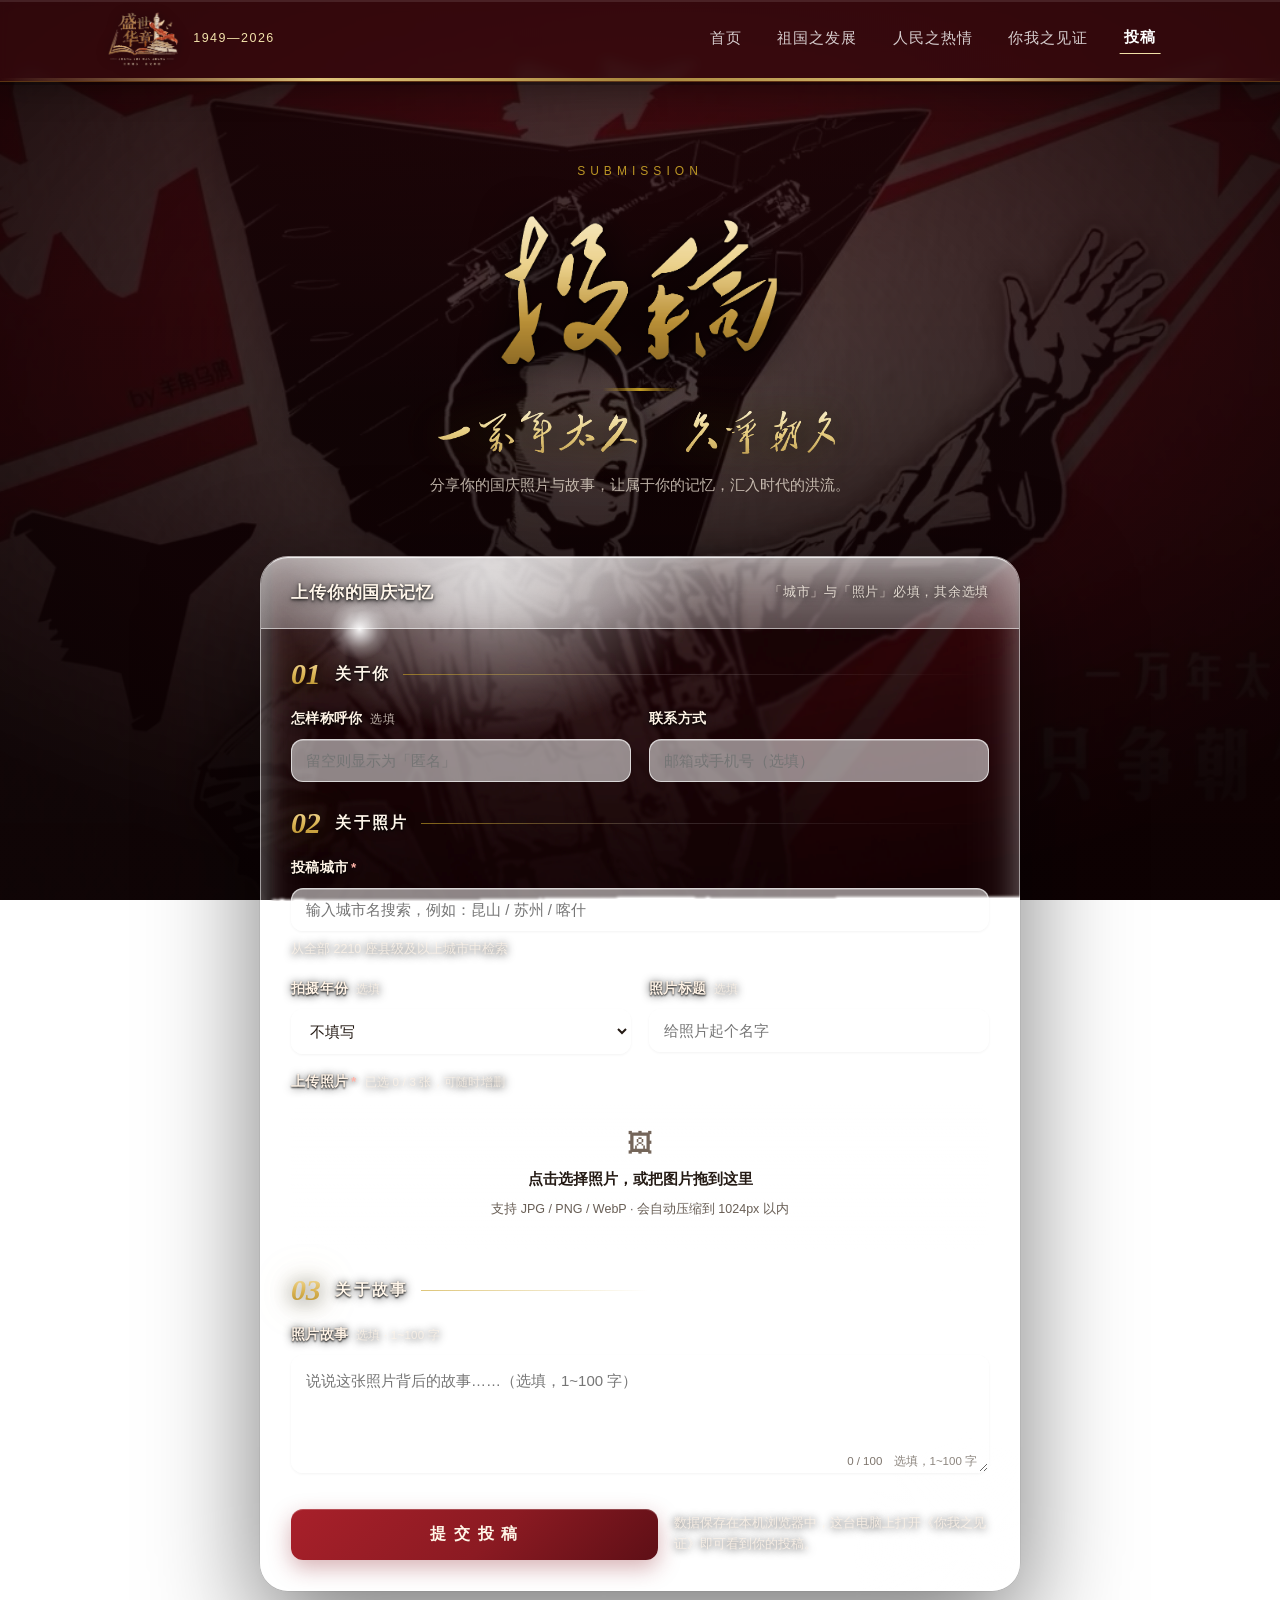
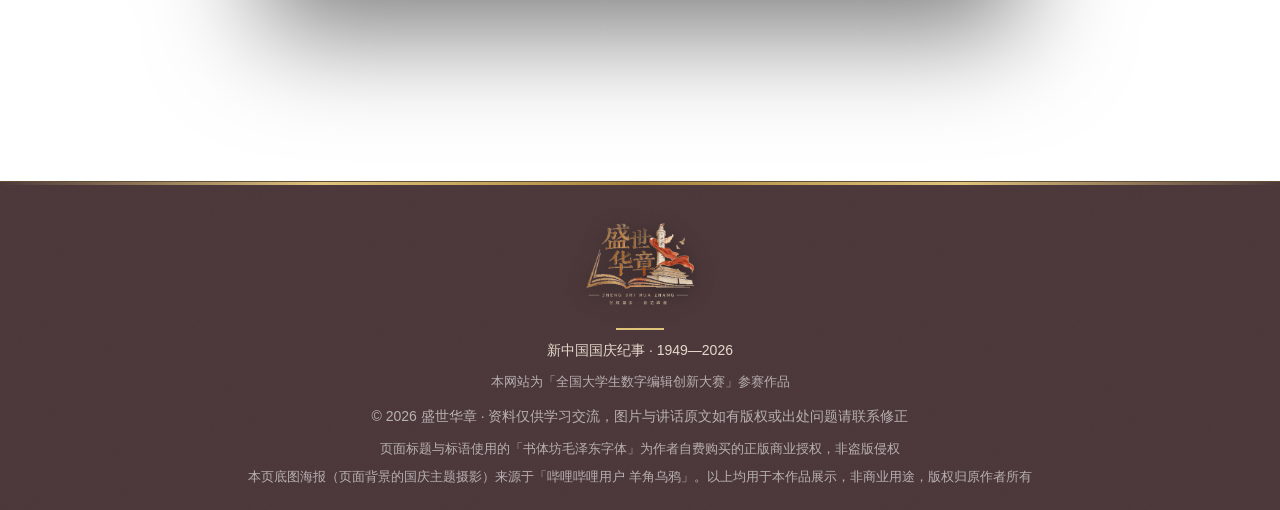
<file: pages/submit.html>
<!DOCTYPE html>
<html lang="zh-CN">
<head>
<meta charset="UTF-8">
<meta name="viewport" content="width=device-width, initial-scale=1.0">
<title>投稿 —— 盛世华章</title>
<link rel="stylesheet" href="css/style.css">
<link rel="icon" type="image/png" href="assets/favicon.png">
<meta name="description" content="投稿——上传你的国庆照片与故事，让记忆汇入时代的洪流。">
<script>document.documentElement.className += ' js';</script>
<script>setTimeout(function(){ if(!window.__shReady) document.documentElement.classList.remove('js'); }, 2600);</script>
<style>
/* ==================== 投稿页专属样式 ==================== */
:root{ --red:#8b1a22; --red-dk:#5e0f16; --gold:#c9a227; --ink:#241a14; --paper:#f6f1e6; }

/* 底图：海报铺满 */
.page-bg{
  position:fixed; inset:0; z-index:-2;
  background:url('assets/poster.jpg') center 34%/cover no-repeat;
  background-color:#3a0c11;
}
/* 蒙版：压暗底图，让表单读得清 */
.page-veil{
  position:fixed; inset:0; z-index:-1;
  background:
    radial-gradient(ellipse 70% 60% at 50% 42%, rgba(20,4,6,.30) 0%, rgba(20,4,6,.72) 62%, rgba(12,2,3,.90) 100%),
    linear-gradient(180deg, rgba(94,15,22,.55) 0%, rgba(20,4,6,.62) 45%, rgba(12,2,3,.86) 100%);
}
body{ background:transparent; }

/* 页头：深红半透明，压在底图上 */
.site-header{ background:rgba(58,10,15,.72); backdrop-filter:blur(6px); border-bottom:1px solid rgba(201,162,39,.28); }

/* ---------- HERO ---------- */
.sub-hero{ position:relative; padding:78px 0 34px; text-align:center; }
.sub-hero .kicker{
  font-size:12px; letter-spacing:.42em; color:rgba(201,162,39,.92);
  text-transform:uppercase; margin-bottom:14px;
}
/* 毛体标题：整幅书法图，用 filter 做落影让它从海报上浮起来 */
.sub-hero .mao-title{ margin:0 0 20px; line-height:0; }
.sub-hero .mao-title img{
  width:min(300px,42vw); height:auto; display:inline-block;
  filter:drop-shadow(0 4px 22px rgba(0,0,0,.72)) drop-shadow(0 1px 2px rgba(0,0,0,.85));
}
.sub-hero .mao-slogan img{
  width:min(430px,62vw); height:auto; display:inline-block;
  filter:drop-shadow(0 2px 14px rgba(0,0,0,.78)) drop-shadow(0 0 20px rgba(201,162,39,.22));
}
.sub-hero .divider{
  width:76px; height:3px; margin:0 auto 20px; border-radius:3px;
  background:linear-gradient(90deg,transparent,var(--gold),transparent);
}
.sub-hero .slogan{ margin-bottom:12px; line-height:0; }
.sub-hero p{ max-width:620px; margin:0 auto; color:rgba(255,244,228,.72); font-size:15px; line-height:1.9; }

/* ---------- 表单卡片 ---------- */
.sub-form-wrap{ padding:22px 0 190px; }
.sub-card{
  position:relative; max-width:760px; margin:0 auto; padding:0; overflow:hidden;
  border-radius:28px;
  /* 磨砂水滴玻璃：半透明 + 背景模糊 + 高饱和 */
  /* === 水滴玻璃：容器内部完全透明，只有折射在起作用 === */
  background:transparent;
  -webkit-backdrop-filter:url(#droplet) blur(1.5px) saturate(135%) brightness(1.18);
  backdrop-filter:url(#droplet) blur(1.5px) saturate(135%) brightness(1.18);
  border:1px solid rgba(255,255,255,.62);
  box-shadow:
    0 40px 110px rgba(0,0,0,.52),
    0 0 0 0.5px rgba(0,0,0,.10),
    /* 水滴内壁：上缘亮、下缘暖、四周一圈柔和的白色内晕 */
    0 2px 1px -1px rgba(255,255,255,.90) inset,
    0 -2px 1px -1px rgba(255,255,255,.42) inset,
    0 0 26px 2px rgba(255,255,255,.30) inset,
    0 0 60px 8px rgba(255,255,255,.12) inset;
}
/* 水滴镜面反光：左上角一团柔光 + 右上角一抹亮边 */
.sub-card::before{
  content:''; position:absolute; inset:0; pointer-events:none; z-index:0;
  background:
    /* 水滴的主高光点 */
    radial-gradient(circle 42px at 13% 7%, rgba(255,255,255,.95), rgba(255,255,255,.25) 45%, rgba(255,255,255,0) 72%),
    /* 左上一条弧形反光 */
    radial-gradient(ellipse 40% 22% at 30% 2%, rgba(255,255,255,.55), rgba(255,255,255,0) 70%),
    /* 右下角的一点透光 */
    radial-gradient(ellipse 22% 14% at 94% 96%, rgba(255,255,255,.30), rgba(255,255,255,0) 72%);
  mix-blend-mode:screen;
}
.sub-card > *{ position:relative; z-index:1; }
.sub-card-top{
  padding:20px 30px;
  /* iOS 工具栏同样是材质：极薄、发亮、低饱和 */
  background:linear-gradient(180deg, rgba(255,255,255,.44), rgba(255,255,255,.28));
  -webkit-backdrop-filter:blur(30px) saturate(0%) brightness(1.58) contrast(0.94);
  backdrop-filter:blur(30px) saturate(0%) brightness(1.58) contrast(0.94);
  border-bottom:0.5px solid rgba(255,255,255,.42);
  display:flex; align-items:center; gap:12px; flex-wrap:wrap;
}
.sub-card-top .t{ color:#fff6ea; font-size:17px; font-weight:700; letter-spacing:.05em;
  text-shadow:0 1px 10px rgba(0,0,0,.75), 0 1px 3px rgba(0,0,0,.9); }
.sub-card-top .s{ color:rgba(255,246,234,.82); font-size:12.5px; letter-spacing:.06em; margin-left:auto;
  text-shadow:0 1px 8px rgba(0,0,0,.8); }

.sub-card-body{ padding:30px; }

/* 分组 */
.grp{ margin-bottom:26px; }
.grp:last-of-type{ margin-bottom:20px; }
.grp-h{ display:flex; align-items:center; gap:13px; margin-bottom:18px; }
.grp-h .num{
  /* 大号金色衬线数字：杂志章节式排版，取代原来的红圈 */
  font-family:Georgia,'Times New Roman','Songti SC',serif;
  font-style:italic; font-weight:700;
  font-size:30px; line-height:1;
  letter-spacing:-.01em;
  color:#e8c46a;
  padding-right:2px;
  background:linear-gradient(180deg,#f6dfa2 0%,#d9b250 55%,#b8912f 100%);
  -webkit-background-clip:text; background-clip:text;
  -webkit-text-fill-color:transparent;
  filter:drop-shadow(0 2px 10px rgba(0,0,0,.72)) drop-shadow(0 0 18px rgba(201,162,39,.30));
  user-select:none;
}
.grp-h .tt{ font-size:15.5px; font-weight:700; color:#fff6ea; letter-spacing:.14em;
  text-shadow:0 1px 10px rgba(0,0,0,.8), 0 1px 2px rgba(0,0,0,.95); }
.grp-h .ln{ flex:1; height:1px; background:linear-gradient(90deg,rgba(201,162,39,.62),rgba(255,255,255,.16) 40%,transparent); }

/* 栅格 */
.row{ display:grid; grid-template-columns:1fr 1fr; gap:16px 18px; }
@media (max-width:640px){ .row{ grid-template-columns:1fr; } }

.field{ margin:0; position:relative; }
.field label{ display:block; font-size:13.5px; color:#fff3e6; margin-bottom:7px; font-weight:600; letter-spacing:.02em;
  text-shadow:0 1px 9px rgba(0,0,0,.85), 0 1px 2px rgba(0,0,0,.95); }
.field label .req{ color:#ffb3a8; margin-left:3px; text-shadow:0 1px 6px rgba(0,0,0,.9); }
.field input[type=text], .field select, .field textarea{
  width:100%; padding:12px 14px; border-radius:12px; font-size:15px; font-family:inherit;
  border:0.5px solid rgba(255,255,255,.66);
  background:rgba(255,255,255,.52);
  -webkit-backdrop-filter:blur(12px) saturate(0%); backdrop-filter:blur(12px) saturate(0%);
  box-shadow:0 0.5px 0 rgba(255,255,255,.6) inset, 0 1px 3px rgba(20,4,6,.05);
  color:var(--ink);
  transition:border-color .2s, box-shadow .2s, background .2s;
}
.field input:focus, .field select:focus, .field textarea:focus{
  outline:none; border-color:rgba(201,162,39,.92);
  background:rgba(255,255,255,.72);
  box-shadow:0 0 0 3px rgba(201,162,39,.22), 0 0.5px 0 rgba(255,255,255,.7) inset;
}
.field textarea{ resize:vertical; min-height:118px; line-height:1.75; }
.field .cnt{ position:absolute; right:12px; bottom:10px; font-size:11.5px; color:rgba(46,32,20,.62); }

/* 上传区 */
.drop{
  border:2px dashed rgba(255,255,255,.72); border-radius:16px;
  background:linear-gradient(180deg, rgba(255,255,255,.58), rgba(255,255,255,.42));
  padding:26px 20px; text-align:center; cursor:pointer;
  box-shadow:0 1px 0 rgba(255,255,255,.5) inset;
  transition:border-color .22s, background .22s, transform .22s;
}
.drop:hover{ border-color:rgba(201,162,39,.86); background:linear-gradient(180deg, rgba(255,253,246,.56), rgba(255,255,255,.34)); }
.drop.over{ border-color:var(--gold); background:linear-gradient(180deg, rgba(255,248,228,.68), rgba(255,255,255,.42)); transform:scale(1.008); }
.drop .ic{ font-size:26px; line-height:1; margin-bottom:10px; opacity:.75; }
.drop .m1{ font-size:14.5px; color:var(--ink); font-weight:600; margin-bottom:5px; }
.drop .m2{ font-size:12.5px; color:rgba(46,32,20,.72); }
.drop input[type=file]{ display:none; }

/* 预览 */
.pv{ display:none; margin-top:14px; gap:14px; align-items:center;
     border:1px solid rgba(255,255,255,.62); border-radius:14px; padding:12px;
     background:linear-gradient(180deg, rgba(255,255,255,.50), rgba(255,255,255,.30));
     box-shadow:0 1px 0 rgba(255,255,255,.5) inset; }
.pv.on{ display:flex; }
.pv img{ width:96px; height:96px; object-fit:cover; border-radius:9px; flex:0 0 96px;
         border:1px solid rgba(139,26,34,.16); background:#eee; }
.pv .meta{ flex:1; min-width:0; }
.pv .fn{ font-size:13.5px; font-weight:600; color:var(--ink); margin-bottom:5px;
         overflow:hidden; text-overflow:ellipsis; white-space:nowrap; }
.pv .fs{ font-size:12.5px; color:rgba(46,32,20,.70); }
.pv .rm{ font-size:12.5px; color:var(--red); background:none; border:1px solid rgba(139,26,34,.30);
         border-radius:8px; padding:6px 12px; cursor:pointer; transition:background .2s; }
.pv .rm:hover{ background:rgba(139,26,34,.07); }

/* 提示 / 错误 */
.hint{ font-size:12.5px; color:rgba(46,32,20,.68); margin-top:7px; }
.err{ font-size:12.5px; color:#b3261e; margin-top:7px; display:none; }
.err.on{ display:block; }
input.bad, select.bad, textarea.bad{ border-color:#d24a42 !important; background:#fff6f5 !important; }

/* 提交按钮 */
.sub-actions{ display:flex; align-items:center; gap:16px; flex-wrap:wrap; margin-top:4px; }
.btn-sub{
  flex:1; min-width:200px; padding:15px 26px; border:none; border-radius:12px; cursor:pointer;
  font-size:16px; font-weight:700; letter-spacing:.10em; color:#fff6e8;
  background:linear-gradient(135deg,#a8202a,var(--red) 55%,var(--red-dk));
  box-shadow:0 8px 22px rgba(139,26,34,.34), 0 1px 0 rgba(255,255,255,.22) inset;
  transition:transform .18s, box-shadow .18s, filter .18s;
}
.btn-sub:hover{ transform:translateY(-2px); box-shadow:0 12px 28px rgba(139,26,34,.42); filter:brightness(1.06); }
.btn-sub:active{ transform:translateY(0); }
.sub-actions .note{ font-size:12.5px; color:rgba(255,244,232,.80); line-height:1.7; flex:1; min-width:180px;
  text-shadow:0 1px 9px rgba(0,0,0,.85); }

/* 成功提示 */
.ok-box{
  display:none; margin-top:20px; border-radius:14px; padding:16px 20px; font-size:14.5px;
  background:linear-gradient(180deg, rgba(232,248,236,.62), rgba(216,240,224,.44));
  border:1px solid rgba(255,255,255,.62); color:#17692c;
  box-shadow:0 1px 0 rgba(255,255,255,.6) inset;
}
.ok-box.on{ display:block; }

/* 页脚 */
.site-footer{ background:rgba(30,5,8,.80); backdrop-filter:blur(6px); border-top:1px solid rgba(201,162,39,.22); }

/* ══════════════════════════════════════════════════════════════════
   ★ 2026-10-08 新增：投稿表单改造所需的样式
     · .opt        「选填」标签（与红色必填星号区分）
     · .city-pick  城市检索下拉（2210 座目录）
     · .pv-grid    多图预览网格
     · .ok-*       成功提示里的跳转按钮
   ══════════════════════════════════════════════════════════════════ */

/* 「选填」标签 ✗ 用低调的暖灰 ✗ 和红色必填星号一眼区分 */
.field label .opt{
  font-size:11.5px; font-weight:500; margin-left:8px;
  color:rgba(255,244,232,.72); letter-spacing:.02em;
  text-shadow:0 1px 8px rgba(0,0,0,.85);
}

/* ── 城市检索 ── */
.city-pick{ position:relative; }
.city-pick input[type=text]{ width:100%; padding:12px 40px 12px 14px; border-radius:12px; font-size:15px; font-family:inherit;
  border:0.5px solid rgba(255,255,255,.66); background:rgba(255,255,255,.52);
  -webkit-backdrop-filter:blur(12px) saturate(0%); backdrop-filter:blur(12px) saturate(0%);
  box-shadow:0 0.5px 0 rgba(255,255,255,.6) inset, 0 1px 3px rgba(20,4,6,.05);
  color:var(--ink); transition:border-color .2s, box-shadow .2s, background .2s; }
.city-pick input[type=text]:focus{ outline:none; border-color:rgba(201,162,39,.92);
  background:rgba(255,255,255,.72); box-shadow:0 0 0 3px rgba(201,162,39,.22), 0 0.5px 0 rgba(255,255,255,.7) inset; }
.city-pick.has input[type=text]{ border-color:rgba(201,162,39,.85); background:rgba(255,253,244,.78); }
.city-clear{ position:absolute; right:9px; top:50%; transform:translateY(-50%);
  width:22px; height:22px; border-radius:50%; border:none; cursor:pointer; display:none;
  background:rgba(46,32,20,.14); color:rgba(46,32,20,.7); font-size:15px; line-height:1; padding:0; }
.city-pick.has .city-clear{ display:block; }
.city-clear:hover{ background:rgba(139,26,34,.16); color:var(--red); }

.city-drop{ position:absolute; left:0; right:0; top:calc(100% + 6px); z-index:60;
  max-height:268px; overflow-y:auto; display:none; padding:6px; border-radius:13px;
  background:rgba(255,252,246,.975); border:1px solid rgba(255,255,255,.75);
  box-shadow:0 20px 44px rgba(40,12,8,.30), 0 1px 0 rgba(255,255,255,.9) inset; }
.city-drop.on{ display:block; }
.city-item{ display:flex; align-items:baseline; gap:10px; padding:9px 12px; border-radius:8px;
  cursor:pointer; font-size:14.5px; color:var(--ink); transition:background .14s; }
.city-item:hover, .city-item.act{ background:rgba(201,162,39,.17); }
.city-item .nm{ flex:1; min-width:0; font-weight:600; }
.city-item .nm em{ font-style:normal; color:var(--red); }
.city-item .pv{ font-size:12px; color:rgba(46,32,20,.62); flex:0 0 auto; }
.city-item .tg{ font-size:10.5px; color:#fff6e8; background:var(--red); border-radius:99px;
  padding:1.5px 7px; flex:0 0 auto; letter-spacing:.02em; }
.city-drop .empty{ padding:16px 12px; text-align:center; font-size:13px; color:rgba(46,32,20,.62); line-height:1.7; }
.city-hint{ font-size:12.5px; color:rgba(255,244,232,.76); margin-top:7px;
  text-shadow:0 1px 8px rgba(0,0,0,.85); }
.city-hint.picked{ color:#c8f0d2; }

/* ── 多图预览 ── */
.pv-grid{ display:none; margin-top:14px; gap:12px;
  grid-template-columns:repeat(auto-fill, minmax(148px, 1fr)); }
.pv-grid.on{ display:grid; }
.pv-item{ position:relative; border-radius:12px; overflow:hidden;
  border:1px solid rgba(255,255,255,.62);
  background:linear-gradient(180deg, rgba(255,255,255,.52), rgba(255,255,255,.30));
  box-shadow:0 1px 0 rgba(255,255,255,.5) inset, 0 3px 12px rgba(40,12,8,.10); }
.pv-item img{ width:100%; aspect-ratio:4/3; object-fit:cover; display:block; background:#eee; }
.pv-item .m{ padding:8px 10px 9px; font-size:12px; color:rgba(46,32,20,.76); line-height:1.55;
  overflow:hidden; text-overflow:ellipsis; white-space:nowrap; }
.pv-item .rm{ position:absolute; right:7px; top:7px; width:25px; height:25px; border-radius:50%;
  border:none; background:rgba(20,5,8,.60); color:#fff; cursor:pointer; font-size:15px;
  line-height:1; padding:0; transition:background .18s, transform .18s; }
.pv-item .rm:hover{ background:var(--red); transform:scale(1.1); }
.pv-item .badge{ position:absolute; left:7px; top:7px; font-size:10.5px; color:#fff6e8;
  background:rgba(139,26,34,.86); border-radius:99px; padding:2px 8px; letter-spacing:.03em; }
.pv-item.busy::after{ content:"压缩中…"; position:absolute; inset:0; display:flex;
  align-items:center; justify-content:center; font-size:12.5px; color:#fff;
  background:rgba(30,8,10,.5); }

/* 字数提示 */
.cnt-hint{ margin-left:8px; color:rgba(46,32,20,.55); }
.cnt-hint.ok{ color:#17692c; }
.cnt-hint.short{ color:#b3261e; }

/* ── 成功提示 ── */
.ok-box .ok-line{ font-size:15px; font-weight:700; margin-bottom:6px; }
.ok-box .ok-sub{ font-size:13px; color:#2b6b3d; opacity:.92; margin-bottom:14px; }
.ok-box .ok-act{ display:flex; gap:12px; flex-wrap:wrap; align-items:center; }
.ok-box .ok-go{ display:inline-block; padding:11px 22px; border-radius:11px; text-decoration:none;
  font-size:14.5px; font-weight:700; color:#fff6e8; letter-spacing:.04em;
  background:linear-gradient(135deg, #a8202a, var(--red) 60%);
  box-shadow:0 6px 18px rgba(139,26,34,.32); transition:transform .18s, box-shadow .18s; }
.ok-box .ok-go:hover{ transform:translateY(-2px); box-shadow:0 10px 24px rgba(139,26,34,.42); }
.ok-box .ok-again{ padding:11px 20px; border-radius:11px; cursor:pointer; font-size:14px;
  color:var(--red); background:rgba(255,255,255,.6); border:1px solid rgba(139,26,34,.28);
  transition:background .18s; }
.ok-box .ok-again:hover{ background:rgba(139,26,34,.08); }

@media (max-width:640px){
  .pv-grid{ grid-template-columns:repeat(auto-fill, minmax(120px, 1fr)); }
  .city-drop{ max-height:216px; }
}

</style>
</head>
<body class="submit-page">

<svg width="0" height="0" style="position:absolute;pointer-events:none" aria-hidden="true">
  <filter id="droplet" x="-20%" y="-20%" width="140%" height="140%" color-interpolation-filters="sRGB">
    <!-- 低频噪声：产生缓慢起伏的扭曲，模拟水滴的弧度 -->
    <feTurbulence type="fractalNoise" baseFrequency="0.0016 0.0024" numOctaves="2" seed="11" result="warp"/>
    <feGaussianBlur in="warp" stdDeviation="3" result="warpSoft"/>
    <feDisplacementMap in="SourceGraphic" in2="warpSoft" scale="20" xChannelSelector="R" yChannelSelector="G" result="refracted"/>
    <!-- 高频噪声：水滴表面的细小起伏 -->
    <feTurbulence type="fractalNoise" baseFrequency="0.9 0.9" numOctaves="1" seed="4" result="grain"/>
    <feDisplacementMap in="refracted" in2="grain" scale="1.3" xChannelSelector="R" yChannelSelector="G"/>
  </filter>
</svg>
<div class="page-bg"></div>
<div class="page-veil"></div>

<header class="site-header">
  <nav class="navbar container">
    <a href="../index.html" class="brand"><img class="brand-logo" src="assets/logo.png" alt="盛世华章标志"><span class="brand-sub">1949—2026</span></a>
    <button class="nav-toggle" aria-label="打开菜单">☰</button>
    <div class="nav-links"><a href="../index.html">首页</a><a href="speeches.html">祖国之发展</a><a href="parade.html">人民之热情</a><a href="gallery.html">你我之见证</a><a href="submit.html" class="active">投稿</a></div>
  </nav>
</header>

<main>
  <!-- ===== HERO ===== -->
  <section class="sub-hero">
    <div class="container">
      <div class="kicker">SUBMISSION</div>
      <h1 class="mao-title"><img src="assets/title-submit-mao.png" alt="投稿"></h1>
      <div class="divider"></div>
      <div class="slogan mao-slogan"><img src="assets/slogan-mao.png" alt="一万年太久　只争朝夕"></div>
      <p>分享你的国庆照片与故事，让属于你的记忆，汇入时代的洪流。</p>
    </div>
  </section>

  <!-- ===== 表单 ===== -->
  <section class="sub-form-wrap">
    <div class="container">
      <div class="sub-card">
        <div class="sub-card-top">
          <span class="t">上传你的国庆记忆</span>
          <span class="s">「城市」与「照片」必填，其余选填</span>
        </div>

        <div class="sub-card-body">
          <form id="submit-form" novalidate>

            <!-- ① 关于你 -->
            <div class="grp">
              <div class="grp-h"><span class="num">01</span><span class="tt">关于你</span><span class="ln"></span></div>
              <div class="row">
                <div class="field">
                  <label for="name">怎样称呼你<span class="opt">选填</span></label>
                  <input id="name" name="name" type="text" placeholder="留空则显示为「匿名」" autocomplete="name">
                </div>
                <div class="field">
                  <label for="contact">联系方式</label>
                  <input id="contact" name="contact" type="text" placeholder="邮箱或手机号（选填）" autocomplete="email">
                </div>
              </div>
            </div>

            <!-- ② 关于照片 -->
            <div class="grp">
              <div class="grp-h"><span class="num">02</span><span class="tt">关于照片</span><span class="ln"></span></div>

              <!-- ★ 新增：投稿城市 ✗ 只能从目录里选 ✗ 不给自由填写 -->
              <div class="field" style="margin-bottom:16px">
                <label for="city">投稿城市<span class="req">*</span></label>
                <div class="city-pick">
                  <input id="city" type="text" placeholder="输入城市名搜索，例如：昆山 / 苏州 / 喀什" autocomplete="off"
                         role="combobox" aria-expanded="false" aria-controls="city-drop" aria-autocomplete="list">
                  <button type="button" class="city-clear" id="city-clear" title="清除">×</button>
                  <div class="city-drop" id="city-drop" role="listbox" aria-label="城市候选"></div>
                </div>
                <input type="hidden" id="city-name" name="city">
                <input type="hidden" id="city-lon"  name="cityLon">
                <input type="hidden" id="city-lat"  name="cityLat">
                <input type="hidden" id="city-tier" name="cityTier">
                <div class="city-hint" id="city-hint">从全部 2210 座县级及以上城市中检索</div>
                <div class="err" id="err-city">请从下拉列表中选择一个城市</div>
              </div>

              <div class="row" style="margin-bottom:16px">
                <div class="field">
                  <label for="year">拍摄年份<span class="opt">选填</span></label>
                  <select id="year" name="year">
                    <option value="">不填写</option>
                    <option>2026</option><option>2025</option><option>2024</option><option>2023</option><option>2022</option><option>2021</option><option>2020</option><option>2019</option><option>2018</option><option>更早</option>
                  </select>
                </div>
                <div class="field">
                  <label for="title">照片标题<span class="opt">选填</span></label>
                  <input id="title" name="title" type="text" placeholder="给照片起个名字">
                </div>
              </div>

              <div class="field">
                <label>上传照片<span class="req">*</span><span class="opt" id="photo-tip">最多 3 张，可随时增删</span></label>
                <div class="drop" id="dropzone">
                  <input id="photo" name="photo" type="file" accept="image/*" multiple>
                  <div class="ic">🖼</div>
                  <div class="m1">点击选择照片，或把图片拖到这里</div>
                  <div class="m2">支持 JPG / PNG / WebP · 会自动压缩到 1024px 以内</div>
                </div>
                <div class="pv-grid" id="pv-grid"></div>
                <div class="err" id="err-photo">照片读取失败，请换一张试试</div>
              </div>
            </div>

            <!-- ③ 关于故事 -->
            <div class="grp">
              <div class="grp-h"><span class="num">03</span><span class="tt">关于故事</span><span class="ln"></span></div>
              <div class="field">
                <label for="desc">照片故事<span class="opt">选填 · 1~100 字</span></label>
                <textarea id="desc" name="desc" maxlength="100" placeholder="说说这张照片背后的故事……（选填，1~100 字）"></textarea>
                <div class="cnt" id="cnt-wrap"><span id="cnt">0</span> / 100
                  <span class="cnt-hint" id="cnt-hint">选填，1~100 字</span></div>
                <div class="err" id="err-desc">文案请填 1~100 字，或留空不填</div>
              </div>
            </div>

            <div class="sub-actions">
              <button type="submit" class="btn-sub">提 交 投 稿</button>
              <div class="note">数据保存在本机浏览器中，这台电脑上打开《你我之见证》即可看到你的投稿。</div>
            </div>
          </form>

          <div class="ok-box" id="submit-ok">
            <div class="ok-line">✅ 投稿成功！感谢你的分享 —— 你的照片已经进入《你我之见证》。</div>
            <div class="ok-sub" id="ok-sub"></div>
            <div class="ok-act">
              <a class="ok-go" id="ok-go" href="gallery.html">去见证页看看 →</a>
              <button type="button" class="ok-again" id="ok-again">再投一张</button>
            </div>
          </div>
        </div>
      </div>
    </div>
  </section>
</main>

<footer class="site-footer">
  <div class="container">
    <div class="f-brand"><img class="f-logo" src="assets/logo.png" alt=""></div>
    <div class="f-line"></div>
    <p>新中国国庆纪事 &middot; 1949&mdash;2026</p>
    <p style="margin-top:6px;font-size:13px;color:rgba(255,255,255,.6)">本网站为「全国大学生数字编辑创新大赛」参赛作品</p>
    <p style="margin-top:10px;color:rgba(255,255,255,.6)">© <span id="year-copy"></span> 盛世华章 &middot; 资料仅供学习交流，图片与讲话原文如有版权或出处问题请联系修正</p>
    <p style="margin-top:8px;font-size:13px;color:rgba(255,255,255,.6)">页面标题与标语使用的「书体坊毛泽东字体」为作者自费购买的正版商业授权，非盗版侵权</p>
    <p style="margin-top:4px;font-size:13px;color:rgba(255,255,255,.6)">本页底图海报（页面背景的国庆主题摄影）来源于「哔哩哔哩用户 羊角乌鸦」。以上均用于本作品展示，非商业用途，版权归原作者所有</p>
  </div>
</footer>

<script src="js/main.js"></script>
<script src="js/img-compress.js"></script>
<script src="js/submit-store.js"></script>
<script src="js/cities-all.js"></script>
<script>
/* ══════════════════════════════════════════════════════════════════════
 *  投稿页交互 —— 城市检索 / 多图压缩 / 字数校验 / 入库
 *  ══════════════════════════════════════════════════════════════════════
 *  依赖：js/cities-all.js  （2210 座城市目录）
 *        js/img-compress.js（照片压缩）
 *        js/submit-store.js（localStorage 存取）
 * ══════════════════════════════════════════════════════════════════════ */
(function () {
  var $ = function (id) { return document.getElementById(id); };
  var form = $('submit-form');
  if (!form) return;

  var cityIn   = $('city'),     cityDrop = $('city-drop'), cityHint = $('city-hint');
  var cityWrap = cityIn ? cityIn.closest('.city-pick') : null;
  var cityName = $('city-name'), cityLon = $('city-lon'), cityLat = $('city-lat'), cityTier = $('city-tier');
  var photoIn  = $('photo'),    drop = $('dropzone'), grid = $('pv-grid'), errPhoto = $('err-photo');
  var ta = $('desc'), cnt = $('cnt'), cntHint = $('cnt-hint'), errDesc = $('err-desc');
  var okBox = $('submit-ok'), okSub = $('ok-sub'), okAgain = $('ok-again');
  var MAXP = 3;                       /* 最多 3 张 */

  function esc(x) {
    return String(x).replace(/[&<>"]/g, function (c) {
      return { '&': '&amp;', '<': '&lt;', '>': '&gt;', '"': '&quot;' }[c];
    });
  }
  function human(b) {
    if (b < 1024) return b + ' B';
    if (b < 1024 * 1024) return (b / 1024).toFixed(0) + ' KB';
    return (b / 1024 / 1024).toFixed(2) + ' MB';
  }

  /* ══════════════ 一、城市检索 ══════════════ */
  var POOL = (window.__CITY_POOL && window.__CITY_POOL.list) || [];
  var TIER = { 1: '超大城市', 2: '省会/超大市', 3: '地级市', 4: '县级' };
  var picks = [], act = -1, chosen = null;

  function search(q) {
    q = (q || '').trim();
    var res = [], i, n;
    if (!q) {
      for (i = 0; i < POOL.length && res.length < 40; i++) {
        res.push(mk(POOL[i]));
      }
      return res;
    }
    for (i = 0; i < POOL.length; i++) {
      n = POOL[i][0];
      if (n.indexOf(q) >= 0) {
        res.push(mk(POOL[i]));
        if (res.length >= 120) break;
      }
    }
    res.sort(function (a, b) {
      var an = a.name.replace(/[市县区旗]$/, ''), bn = b.name.replace(/[市县区旗]$/, '');
      var a0 = (a.name === q || an === q) ? 0 : (an.indexOf(q) === 0 ? 1 : 2);
      var b0 = (b.name === q || bn === q) ? 0 : (bn.indexOf(q) === 0 ? 1 : 2);
      if (a0 !== b0) return a0 - b0;
      return a.name.length - b.name.length;
    });
    return res.slice(0, 50);
  }
  function mk(c) { return { name: c[0], lon: c[1], lat: c[2], tier: c[3], prov: c[4] }; }

  function renderDrop(q) {
    picks = search(q);
    act = -1;
    if (!picks.length) {
      cityDrop.innerHTML = '<div class="empty">没有找到「' + esc(q) + '」<br>' +
        '只能选择目录里已有的县级及以上城市 —— 没有的填不了</div>';
    } else {
      var rx = q ? new RegExp(q.replace(/[.*+?^${}()|[\]\\]/g, '\\$&'), 'g') : null;
      cityDrop.innerHTML = picks.map(function (p, i) {
        var nm = esc(p.name);
        if (rx) nm = nm.replace(rx, '<em>$&</em>');
        /* ★ 2026-10-08：去掉了「超大城市 / 省会 / 地级市 / 县级」那个档位标签 ✗
           用户反馈显示出来有点奇怪 ✗ 只留城市名 + 所属省份。 */
        return '<div class="city-item" data-i="' + i + '" role="option">' +
               '<span class="nm">' + nm + '</span>' +
               '<span class="pv">' + esc(p.prov || '') + '</span></div>';
      }).join('');
    }
    cityDrop.classList.add('on');
    cityIn.setAttribute('aria-expanded', 'true');
  }
  function closeDrop() {
    cityDrop.classList.remove('on');
    cityIn.setAttribute('aria-expanded', 'false');
  }
  function choose(p) {
    chosen = p;
    cityIn.value = p.name;
    cityName.value = p.name; cityLon.value = p.lon; cityLat.value = p.lat; cityTier.value = p.tier;
    if (cityWrap) cityWrap.classList.add('has');
    cityHint.textContent = '已选择：' + p.name + (p.prov ? '（' + p.prov + '）' : '');
    cityHint.classList.add('picked');
    setErr('city', false);
    closeDrop();
  }
  function clearCity() {
    chosen = null;
    cityIn.value = '';
    cityName.value = ''; cityLon.value = ''; cityLat.value = ''; cityTier.value = '';
    if (cityWrap) cityWrap.classList.remove('has');
    cityHint.textContent = '从全部 ' + POOL.length + ' 座县级及以上城市中检索';
    cityHint.classList.remove('picked');
  }

  if (cityIn) {
    cityIn.addEventListener('focus', function () { renderDrop(cityIn.value); });
    cityIn.addEventListener('input', function () {
      if (chosen && cityIn.value !== chosen.name) { chosen = null; cityName.value = ''; if (cityWrap) cityWrap.classList.remove('has'); }
      renderDrop(cityIn.value);
    });
    cityIn.addEventListener('keydown', function (e) {
      var items = cityDrop.querySelectorAll('.city-item');
      if (!items.length) return;
      if (e.key === 'ArrowDown' || e.key === 'ArrowUp') {
        e.preventDefault();
        act += (e.key === 'ArrowDown' ? 1 : -1);
        if (act < 0) act = items.length - 1;
        if (act >= items.length) act = 0;
        for (var i = 0; i < items.length; i++) items[i].classList.toggle('act', i === act);
        items[act].scrollIntoView({ block: 'nearest' });
      } else if (e.key === 'Enter') {
        if (act >= 0 && picks[act]) { e.preventDefault(); choose(picks[act]); }
        else if (picks.length === 1) { e.preventDefault(); choose(picks[0]); }
      } else if (e.key === 'Escape') { closeDrop(); }
    });
    cityDrop.addEventListener('mousedown', function (e) {
      var it = e.target.closest ? e.target.closest('.city-item') : null;
      if (!it) return;
      e.preventDefault();
      var p = picks[+it.getAttribute('data-i')];
      if (p) choose(p);
    });
    document.addEventListener('click', function (e) {
      if (!cityWrap) return;
      if (!cityWrap.contains(e.target)) closeDrop();
    });
    var clr = $('city-clear');
    if (clr) clr.addEventListener('click', function (e) { e.stopPropagation(); clearCity(); cityIn.focus(); });
  }

  /* ══════════════ 二、照片：多选 / 压缩 / 增删 ══════════════ */
  var photos = [];        /* {d, w, h, bytes, name} */

  function renderGrid() {
    grid.innerHTML = photos.map(function (p, i) {
      return '<div class="pv-item" data-i="' + i + '">' +
             (i === 0 ? '<span class="badge">第 1 张</span>' : '') +
             '<button type="button" class="rm" title="移除">×</button>' +
             '<img src="' + p.d + '" alt="">' +
             '<div class="m">' + esc(p.name) + ' · ' + human(p.bytes) + '</div></div>';
    }).join('');
    grid.classList.toggle('on', photos.length > 0);
    drop.style.display = photos.length >= MAXP ? 'none' : '';
    var tip = $('photo-tip');
    if (tip) tip.textContent = '已选 ' + photos.length + ' / ' + MAXP + ' 张，可随时增删';
    if (photos.length) setErr('photo', false);
  }
  grid.addEventListener('click', function (e) {
    var b = e.target.closest ? e.target.closest('.rm') : null;
    if (!b) return;
    var it = b.closest('.pv-item');
    photos.splice(+it.getAttribute('data-i'), 1);
    renderGrid();
  });

  function addFiles(files) {
    var arr = Array.prototype.slice.call(files || []);
    if (!arr.length) return;
    var room = MAXP - photos.length;
    if (room <= 0) { errPhoto.textContent = '最多 ' + MAXP + ' 张，请先移除一些'; setErr('photo', true); return; }
    arr = arr.slice(0, room);
    arr.forEach(function (f) {
      if (!/^image\//.test(f.type)) return;
      /* 占位格 ✗ 让用户知道正在压 */
      var ph = document.createElement('div');
      ph.className = 'pv-item busy';
      ph.innerHTML = '<img alt=""><div class="m">' + esc(f.name) + '</div>';
      grid.appendChild(ph);
      grid.classList.add('on');
      window.__compressImage(f, { maxSide: 1024, quality: 0.72 }).then(function (r) {
        var j = photos.indexOf(null);
        photos.push({ d: r.dataUrl, w: r.width, h: r.height, bytes: r.bytes, name: f.name });
        renderGrid();
      }).catch(function (err) {
        console.warn('[投稿] 压缩失败', f.name, err);
        errPhoto.textContent = '「' + f.name + '」读取失败，请换一张';
        setErr('photo', true);
        renderGrid();
      });
    });
  }

  if (drop) {
    drop.addEventListener('click', function () { photoIn.click(); });
    photoIn.addEventListener('change', function () { addFiles(photoIn.files); photoIn.value = ''; });
    ['dragenter', 'dragover'].forEach(function (ev) {
      drop.addEventListener(ev, function (e) { e.preventDefault(); drop.classList.add('over'); });
    });
    ['dragleave', 'drop'].forEach(function (ev) {
      drop.addEventListener(ev, function (e) { e.preventDefault(); drop.classList.remove('over'); });
    });
    drop.addEventListener('drop', function (e) {
      addFiles(e.dataTransfer && e.dataTransfer.files);
    });
  }

  /* ══════════════ 三、字数：1~100 ══════════════ */
  function countText() {
    var n = ta.value.trim().length;
    cnt.textContent = ta.value.length;
    if (n === 0) { cntHint.textContent = '选填，1~100 字'; cntHint.className = 'cnt-hint'; }
    else if (n < 1) { cntHint.textContent = '还需至少 1 字'; cntHint.className = 'cnt-hint short'; }
    else { cntHint.textContent = '✓ 可以了'; cntHint.className = 'cnt-hint ok'; }
  }
  ta.addEventListener('input', countText);
  countText();

  /* ══════════════ 四、校验 ══════════════ */
  function setErr(id, on) {
    var el = $(id), e2 = $('err-' + id);
    if (el && el.classList) el.classList.toggle('bad', !!on);
    if (e2) e2.classList.toggle('on', !!on);
    return !on;
  }
  ['name', 'year', 'title'].forEach(function (id) {
    var el = $(id);
    if (!el) return;
    el.addEventListener('input', function () { setErr(id, false); });
    el.addEventListener('change', function () { setErr(id, false); });
  });
  cityIn.addEventListener('input', function () { setErr('city', false); });

  form.addEventListener('submit', function (e) {
    e.preventDefault();
    var ok = true;
    if (!chosen) ok = setErr('city', true) && ok;                 /* 城市必选 ✗ 只能从目录里选 */
    if (!photos.length) { errPhoto.textContent = '请至少上传一张照片'; ok = setErr('photo', true) && ok; }
    var t = ta.value.trim();
    if (t.length > 0 && (t.length < 1 || t.length > 100)) ok = setErr('desc', true) && ok;
    if (!ok) {
      var first = form.querySelector('.bad');
      if (first && first.focus) first.focus();
      okBox.classList.remove('on');
      return;
    }

    /* 入库 */
    var res = window.__SubmitStore.add({
      city: chosen.name, lon: chosen.lon, lat: chosen.lat, tier: chosen.tier,
      author: $('name').value,
      year: $('year').value,
      text: t,
      photos: photos.map(function (p) { return { d: p.d, w: p.w, h: p.h }; })
    });
    if (!res.ok) {
      okBox.classList.remove('on');
      errPhoto.textContent = '本机存储空间不足（' + res.error + '），请先删掉一些旧投稿';
      setErr('photo', true);
      return;
    }
    var st = window.__SubmitStore.stat();
    okSub.textContent = '已存入本机 · 当前共 ' + st.count + ' 条投稿 · ' +
      chosen.name + (t ? ' · ' + t.length + ' 字' : '') + (photos.length > 1 ? ' · ' + photos.length + ' 张照片' : '');
    /* ★ 跳转按钮带上城市名 ✗ 见证页据此自动聚焦并闪红圈 */
    var goBtn = $('ok-go');
    /* ★★ 2026-10-08：跳转链接带一个时间戳 ✗ 强制浏览器重新拉取 gallery.html。
       之前一直踩的坑：gallery.html 的 URL 没有版本号 ✗ 浏览器用缓存里的旧 HTML ✗
       我改的代码根本不被加载 ✗ 表现就是"改了却什么都没变"。
       加个 ?t= 之后 URL 每次都不一样 ✗ file:// 下也有效 ✗ 一定能拿到最新版。 */
    if (goBtn) goBtn.href = 'gallery.html?t=' + Date.now() + '#city=' + encodeURIComponent(chosen.name);
    okBox.classList.add('on');
    okBox.scrollIntoView({ behavior: 'smooth', block: 'center' });

    /* 重置表单 ✗ 但保留城市方便连续投 */
    form.reset();
    photos = [];
    renderGrid();
    countText();
    var keep = chosen;
    clearCity();
    $('year').value = ''; 
    okAgain.onclick = function () {
      okBox.classList.remove('on');
      if (keep) choose(keep);
      cityIn.focus();
      window.scrollTo({ top: form.offsetTop - 80, behavior: 'smooth' });
    };
  });

  /* 年份里把当前年标出来 */
  var yc = $('year-copy');
  if (yc) yc.textContent = new Date().getFullYear();

  renderGrid();
})();
</script>
<script>
</script>
</body>
</html>
</file>
<file: pages/css/style.css>
/* ================= 盛世华章 · 浮雕 / 油画 风格 ================= */
:root{
  --red:#7c1420; --red-2:#98182a; --red-deep:#4c0b13;
  --bronze:#a8863c; --bronze-lt:#e0c47c; --gold:#c9a227; --gold-lt:#f2e2ab;
  --stone:#e9dfcc; --stone-2:#d6c8ab; --canvas:#f7f1e4; --canvas-2:#efe6d2;
  --ink:#2b1a10; --text:#463223; --muted:#7d6a53; --line:rgba(150,120,70,.30);
  --shadow:0 16px 36px rgba(70,40,15,.20);
  --noise:url("data:image/svg+xml,%3Csvg xmlns='http://www.w3.org/2000/svg' width='220' height='220'%3E%3Cfilter id='n'%3E%3CfeTurbulence type='fractalNoise' baseFrequency='0.9' numOctaves='4' stitchTiles='stitch'/%3E%3C/filter%3E%3Crect width='220' height='220' filter='url(%23n)' opacity='0.05'/%3E%3C/svg%3E");
  --serif:"Noto Serif SC","Songti SC","STSong","SimSun",serif;
  --sans:"Noto Sans SC","PingFang SC","Microsoft YaHei","Hiragino Sans GB",sans-serif;
}
*{margin:0;padding:0;box-sizing:border-box}
html{scroll-behavior:smooth}
body{font-family:var(--sans);color:var(--text);line-height:1.85;-webkit-font-smoothing:antialiased;
  background:var(--canvas);background-image:var(--noise);}
h1,h2,h3,h4{font-family:var(--serif);color:var(--ink);line-height:1.35;font-weight:700}
a{color:inherit;text-decoration:none}
img{max-width:100%;display:block}
ul{list-style:none}
.container{max-width:1140px;margin:0 auto;padding:0 24px}

/* ---------- 浮雕通用 ---------- */
.relief{background:linear-gradient(160deg,var(--canvas),var(--stone-2));
  border:1px solid var(--line);
  box-shadow:0 1px 0 rgba(255,255,255,.85) inset, 0 -3px 8px rgba(90,60,30,.14) inset, var(--shadow);
  border-radius:14px}
.gold-text{background:linear-gradient(180deg,#fdf7e2 0%,#ecd28c 42%,#b98f37 70%,#7d5d1f 100%);
  -webkit-background-clip:text;background-clip:text;color:transparent}

/* ---------- 顶部导航 ---------- */
.site-header{position:sticky;top:0;z-index:60;
  background:linear-gradient(135deg,var(--red-deep),var(--red));
  box-shadow:0 2px 0 rgba(255,255,255,.10) inset, 0 3px 0 rgba(0,0,0,.25), 0 10px 26px rgba(0,0,0,.28)}
.site-header::after{content:"";display:block;height:3px;
  background:linear-gradient(90deg,transparent,var(--bronze-lt),var(--bronze),var(--bronze-lt),transparent)}
.navbar{display:flex;align-items:center;justify-content:space-between;height:78px}
/* 页头容器比正文更宽，让 logo 与导航更靠两侧 */
.site-header .container{max-width:min(1880px,87vw)}
.brand{display:flex;align-items:center;gap:11px}
.brand-logo{width:72px;height:72px;object-fit:contain;flex:0 0 auto;display:block;
  filter:drop-shadow(0 2px 7px rgba(0,0,0,.45))}
.brand .brand-mark{font-size:20px;color:var(--bronze-lt);text-shadow:0 1px 0 rgba(0,0,0,.4)}
.brand .brand-text{font-family:var(--serif);font-size:23px;font-weight:700;letter-spacing:3px;color:#fff;
  text-shadow:0 1px 0 rgba(0,0,0,.45),0 0 18px rgba(255,220,150,.25)}
.brand .brand-sub{font-size:12.5px;color:var(--gold-lt);letter-spacing:1.5px;padding-left:3px}
.nav-links{display:flex;gap:2px;align-items:center}
.nav-links a{position:relative;display:block;padding:11px 17px 14px;font-size:15px;letter-spacing:.06em;
  color:rgba(255,255,255,.80);transition:color .25s,transform .28s cubic-bezier(.2,.8,.3,1)}
.nav-links a::after{content:"";position:absolute;left:50%;bottom:10px;width:62%;height:1px;
  background:#f0dfa6;
  transform:translateX(-50%) scaleX(.04);transform-origin:center;opacity:0;pointer-events:none;
  transition:transform .2s cubic-bezier(.25,.85,.3,1),opacity .07s linear}
.nav-links a:hover{color:#fff}
.nav-links a:hover::after{transform:translateX(-50%) scaleX(1);opacity:1}
.nav-links a.active{color:#fff;font-weight:600;transform:translateY(-1px)}
.nav-links a.settling{transform:translateY(0);transition:none}
.nav-links a.active::after{transform:translateX(-50%) scaleX(1);opacity:1}
/* 点击跳转：回缩成小点 → 消失 */
.nav-links a.retract::after{transform:translateX(-50%) scaleX(.04);opacity:0;
  transition:transform .17s cubic-bezier(.5,0,.7,.4),opacity .07s linear .11s}
/* ★ 2026-10-09：触屏适配。原来按钮只有 23×35px ✗ 低于手指可点按的
   建议下限（44×44）✗ 实测容易点不中。这里用伪元素把可点区域向外扩 11px ✗
   变成约 45×57px ✗ 而不改变按钮本身的视觉大小与导航栏布局。 */
.nav-toggle{display:none;background:none;border:none;color:#fff;font-size:26px;cursor:pointer;position:relative}
.nav-toggle::before{content:"";position:absolute;inset:-11px -11px;border-radius:6px}

/* ---------- 首页首屏（合并 hero + 简介） ---------- */
.hero{position:relative;height:120vh;background:#181212}
.hero-sticky{position:sticky;top:0;height:100vh;overflow:hidden}
.hero-bg{position:absolute;inset:0;
  background:url("../assets/zhongliudizhu-hero.jpg") center top/cover no-repeat;
  opacity:.82;transform:translateZ(0);backface-visibility:hidden;
  -webkit-backface-visibility:hidden}
.hero-veil{position:absolute;inset:0;
  background:linear-gradient(180deg,rgba(68,10,20,.54) 0%,rgba(40,7,13,.20) 22%,rgba(16,5,9,.70) 48%,rgba(11,3,6,.92) 74%,rgba(9,3,5,.97) 100%)}
.hero-stage{position:absolute;left:0;right:0;top:0;height:100%;z-index:2;
  display:flex;flex-direction:column;align-items:center;justify-content:center;text-align:center;
  color:#fff;padding:150px 24px 70px;
  will-change:opacity,transform;backface-visibility:hidden}
.hero.ready .hero-stage{transition:opacity .55s ease,transform .6s cubic-bezier(.2,.7,.3,1)}
.hero-stage.s2{opacity:0;transform:translateY(30px);pointer-events:none}
.hero.phase2 .hero-stage.s1{opacity:0;transform:translateY(-38px);pointer-events:none}
.hero.phase2 .hero-stage.s2{opacity:1;transform:none;pointer-events:auto}
/* 英雄区入场统一使用 .reveal（位置检测 + 兜底，不依赖动画时钟） */
.hero-kicker{font-size:13px;letter-spacing:.5em;color:var(--gold-lt);text-shadow:0 1px 0 rgba(0,0,0,.5)}
.hero-title{margin:14px 0 4px;line-height:0}
.hero-title img{width:clamp(320px,60vw,860px);height:auto;display:block;margin:0 auto;
  filter:drop-shadow(0 12px 30px rgba(0,0,0,.62))}
.hero-subtitle{margin:26px 0 0;line-height:0}
.hero-subtitle img{width:min(84vw,680px);height:auto;display:block;margin:0 auto;
  filter:drop-shadow(0 5px 14px rgba(0,0,0,.55))}
.hero-divider{width:150px;height:16px;margin:16px auto 22px;position:relative}
.hero-divider::before{content:"";position:absolute;left:0;right:0;top:7px;height:2px;
  background:linear-gradient(90deg,transparent,var(--bronze-lt),transparent)}
.hero-divider::after{content:"◆";position:absolute;left:50%;top:-3px;transform:translateX(-50%);
  color:var(--bronze-lt);font-size:13px;text-shadow:0 1px 2px rgba(0,0,0,.6)}
.hero-lead{font-family:var(--serif);font-size:clamp(17px,2.4vw,23px);color:#fdf3dc;letter-spacing:.06em;
  text-shadow:0 2px 8px rgba(0,0,0,.55)}
.hero-intro{margin:20px auto 0;max-width:760px;font-size:15.5px;color:rgba(255,246,228,.88);
  text-shadow:0 1px 6px rgba(0,0,0,.5)}
.hero-points{display:flex;flex-wrap:wrap;justify-content:center;gap:14px;margin-top:30px}
.hero-points .pt{min-width:150px;padding:14px 20px;border-radius:12px;text-align:center;
  background:linear-gradient(160deg,rgba(58,10,20,.72),rgba(30,6,12,.62));
  border:1px solid rgba(240,220,160,.35);
  box-shadow:0 1px 0 rgba(255,255,255,.10) inset,0 8px 22px rgba(0,0,0,.32)}
.hero-points .pt b{display:block;font-family:var(--serif);font-size:18px;color:var(--gold-lt);letter-spacing:1px}
.hero-points .pt span{font-size:12.5px;color:rgba(255,244,224,.85)}
.hero-scroll{position:absolute;left:50%;bottom:26px;transform:translateX(-50%);z-index:3;
  color:var(--gold-lt);font-size:12.5px;letter-spacing:.24em;text-align:center;animation:floatY 2.4s ease-in-out infinite}
.hero-scroll::after{content:"↓";display:block;font-size:18px;margin-top:4px}

/* ---------- 二级页页头 ---------- */
.page-hero{position:relative;overflow:hidden;text-align:center;color:#fff;padding:78px 24px 66px;
  background:radial-gradient(1000px 460px at 50% -12%,#b8253a,var(--red) 52%,var(--red-deep))}
.page-hero::before{content:"";position:absolute;inset:0;opacity:.35;background-image:var(--noise)}
.page-hero::after{content:"";position:absolute;inset:0;
  background:radial-gradient(120% 90% at 50% 10%,rgba(255,255,255,.10),transparent 60%)}
.page-hero .container{position:relative;z-index:1}
.page-hero .kicker{color:var(--gold-lt);letter-spacing:.5em;font-size:12.5px}
.page-hero h1{color:#fff;font-size:clamp(30px,5.2vw,48px);letter-spacing:.12em;margin:12px 0 14px;
  text-shadow:0 2px 0 rgba(0,0,0,.35),0 10px 26px rgba(0,0,0,.45)}
.page-hero p{max-width:740px;margin:0 auto;color:rgba(255,248,234,.92);font-size:15.5px}
.page-hero .divider{width:120px;height:14px;margin:18px auto;position:relative}
.page-hero .divider::before{content:"";position:absolute;left:0;right:0;top:6px;height:2px;
  background:linear-gradient(90deg,transparent,var(--bronze-lt),transparent)}

/* ---------- 区块与标题 ---------- */
.section{padding:78px 0;position:relative}
.section-alt{background:linear-gradient(180deg,var(--canvas-2),var(--stone));background-image:var(--noise)}
.section-title{text-align:center;margin-bottom:46px}
.section-title .en{color:var(--bronze);letter-spacing:.5em;font-size:11.5px}
.section-title h2{font-size:clamp(25px,3.6vw,36px);margin:8px 0 12px;letter-spacing:.08em;
  text-shadow:0 1px 0 rgba(255,255,255,.7),0 -1px 0 rgba(120,90,40,.18)}
.section-title p{color:var(--muted);max-width:700px;margin:0 auto;font-size:15px}
.section-title::after{content:"";display:block;width:78px;height:12px;margin:20px auto 0;position:relative;
  transition:opacity .45s ease;
  background:linear-gradient(90deg,transparent,var(--bronze),transparent)}
.section-title::before{content:"◆";position:absolute;left:50%;bottom:0;transform:translateX(-50%);color:var(--bronze);font-size:11px;line-height:1;z-index:1;
  transition:opacity .45s ease}
/* 有卡片放大时，标题下的金色装饰条淡出（避免压在大卡上方显得多余） */
.section.card-open .section-title::after,
.section.card-open .section-title::before{opacity:0}
/* 仅承载按钮的 section-title 不需要装饰条与菱形 */
.section-title.no-orn::before,.section-title.no-orn::after{display:none}
.section-title{position:relative}

/* ---------- 卡片（浮雕面板） ---------- */
.card{position:relative;padding:28px;border-radius:14px;overflow:hidden;
  background:linear-gradient(160deg,#fdf8ee,var(--stone-2));
  border:1px solid var(--line);
  box-shadow:0 1px 0 rgba(255,255,255,.9) inset,0 -3px 9px rgba(90,60,30,.13) inset,var(--shadow);
  transition:transform .35s cubic-bezier(.2,.7,.3,1),box-shadow .35s}
.card::before{content:"";position:absolute;inset:0;opacity:.5;background-image:var(--noise);pointer-events:none}
.card::after{content:"";position:absolute;left:0;right:0;top:0;height:3px;
  background:linear-gradient(90deg,transparent,var(--bronze-lt),transparent);opacity:.85}
.card h3{font-size:20px;margin-bottom:8px;position:relative}
.card p{color:var(--muted);font-size:14.5px;position:relative}
a.card:hover{transform:translateY(-6px);box-shadow:0 1px 0 rgba(255,255,255,.95) inset,0 -3px 9px rgba(90,60,30,.13) inset,0 22px 46px rgba(70,40,15,.28),0 0 0 1px rgba(200,160,80,.5)}

.grid{display:grid;gap:24px}
.grid-2{grid-template-columns:repeat(2,1fr)}
.grid-3{grid-template-columns:repeat(3,1fr)}

/* ---------- 时间轴（浮雕） ---------- */
.timeline{position:relative;margin:0 auto;max-width:880px;padding-left:34px}
.timeline::before{content:"";position:absolute;left:10px;top:8px;bottom:8px;width:4px;border-radius:2px;
  background:linear-gradient(var(--bronze-lt),var(--bronze),var(--red));
  box-shadow:0 1px 0 rgba(255,255,255,.5) inset,0 2px 6px rgba(80,50,20,.3)}
.tl-item{position:relative;padding:0 0 38px 28px}
.tl-item::before{content:"";position:absolute;left:-30px;top:8px;width:18px;height:18px;border-radius:50%;
  background:radial-gradient(circle at 35% 30%,#f6e3a8,var(--bronze) 60%,#6f5620);
  border:2px solid var(--canvas);box-shadow:0 3px 8px rgba(60,30,10,.45)}
.tl-year{font-family:var(--serif);font-size:28px;font-weight:700;color:var(--red);
  text-shadow:0 1px 0 rgba(255,255,255,.7)}
.tl-title{font-size:18px;color:var(--ink);font-weight:600;margin:2px 0 7px;letter-spacing:.04em}
.tl-body{color:var(--text);font-size:14.8px}
.tl-body .tag{display:inline-block;background:linear-gradient(180deg,var(--gold-lt),var(--bronze-lt));
  color:var(--red-deep);font-size:12px;padding:2px 10px;border-radius:999px;margin-right:8px;
  box-shadow:0 1px 0 rgba(255,255,255,.6) inset,0 2px 5px rgba(90,60,20,.25)}

/* ---------- 照片墙 ---------- */
.photo-grid{display:grid;grid-template-columns:repeat(3,1fr);gap:18px}
.photo{position:relative;aspect-ratio:4/3;border-radius:14px;overflow:hidden;cursor:pointer;
  background:linear-gradient(150deg,var(--stone),var(--stone-2));
  border:1px solid var(--line);
  box-shadow:0 1px 0 rgba(255,255,255,.8) inset,0 -3px 8px rgba(90,60,30,.12) inset,var(--shadow);
  display:flex;align-items:center;justify-content:center;transition:transform .35s,box-shadow .35s}
.photo:hover{transform:translateY(-5px);box-shadow:0 22px 44px rgba(70,40,15,.3)}
.photo .ph-mark{font-size:42px;color:rgba(124,20,32,.5);text-shadow:0 2px 4px rgba(255,255,255,.6)}
.photo .ph-cap{position:absolute;inset:auto 0 0 0;padding:36px 14px 13px;
  background:linear-gradient(transparent,rgba(40,10,14,.78));color:#fff;font-size:13px;letter-spacing:.03em}
.photo.placeholder::after{content:"待补充照片";position:absolute;top:14px;left:14px;color:rgba(90,60,30,.55);font-size:12px}

/* 灯箱 */
.lightbox{position:fixed;inset:0;background:rgba(20,4,7,.92);display:none;align-items:center;justify-content:center;z-index:120;flex-direction:column}
.lightbox.open{display:flex}
.lightbox img{max-width:88vw;max-height:76vh;border-radius:10px;border:3px solid var(--bronze);box-shadow:0 24px 60px rgba(0,0,0,.6)}
.lightbox .lb-cap{color:var(--gold-lt);margin-top:16px;font-family:var(--serif);letter-spacing:.05em}
.lightbox .lb-close{position:absolute;top:22px;right:32px;color:#fff;font-size:36px;cursor:pointer;line-height:1}

/* ---------- 按钮与表单 ---------- */
.btn{display:inline-block;padding:13px 34px;border-radius:999px;cursor:pointer;position:relative;overflow:hidden;
  background:linear-gradient(180deg,var(--red-2),var(--red-deep));color:#fff;font-size:15px;border:1px solid var(--bronze);
  letter-spacing:.12em;box-shadow:0 1px 0 rgba(255,255,255,.22) inset,0 10px 24px rgba(80,10,20,.35);transition:.3s}
.btn:hover{transform:translateY(-2px);box-shadow:0 1px 0 rgba(255,255,255,.3) inset,0 16px 34px rgba(80,10,20,.45)}
.btn::after{content:"";position:absolute;top:0;left:-120%;width:60%;height:100%;transform:skewX(-20deg);
  background:linear-gradient(90deg,transparent,rgba(255,235,190,.45),transparent);transition:left .6s}
.btn:hover::after{left:130%}
.btn-ghost{background:transparent;color:var(--red-deep);border:1px solid var(--bronze);
  box-shadow:0 1px 0 rgba(255,255,255,.6) inset,0 6px 16px rgba(90,60,20,.18)}
.btn-ghost:hover{background:rgba(200,160,80,.14)}

.form{max-width:660px;margin:0 auto;position:relative;padding:30px;border-radius:16px;
  background:linear-gradient(160deg,#fdf8ee,var(--stone-2));border:1px solid var(--line);
  box-shadow:0 1px 0 rgba(255,255,255,.9) inset,0 -3px 9px rgba(90,60,30,.13) inset,var(--shadow)}
.field{margin-bottom:20px;position:relative}
.field label{display:block;font-size:14px;color:var(--ink);margin-bottom:7px;font-weight:600;letter-spacing:.02em}
.field input,.field textarea,.field select{width:100%;padding:12px 15px;border-radius:10px;font-size:15px;font-family:inherit;
  color:var(--text);background:linear-gradient(180deg,#fff,#fbf6ec);border:1px solid var(--line);
  box-shadow:0 2px 5px rgba(90,60,30,.10) inset;transition:.25s}
.field input:focus,.field textarea:focus,.field select:focus{outline:none;border-color:var(--bronze);
  box-shadow:0 2px 6px rgba(90,60,30,.14) inset,0 0 0 3px rgba(200,160,80,.22)}
.field textarea{resize:vertical;min-height:120px}
.form-note{background:linear-gradient(180deg,var(--gold-lt),#e8d59a);border:1px solid var(--line);
  border-radius:10px;padding:14px 18px;font-size:13px;color:var(--red-deep);margin-bottom:20px;
  box-shadow:0 1px 0 rgba(255,255,255,.6) inset}

/* ---------- 页脚 ---------- */
.site-footer{position:relative;background:linear-gradient(180deg,var(--red-deep),#340710);color:rgba(255,244,228,.85);
  padding:26px 0 20px;text-align:center;font-size:14px;overflow:hidden}
.site-footer::before{content:"";position:absolute;top:0;left:0;right:0;height:3px;
  background:linear-gradient(90deg,transparent,var(--bronze-lt),var(--bronze),var(--bronze-lt),transparent)}
.site-footer::after{content:"";position:absolute;inset:0;opacity:.5;background-image:var(--noise)}
.site-footer .container{position:relative;z-index:1}
.site-footer .f-brand{display:flex;flex-direction:column;align-items:center;gap:11px;
  font-family:var(--serif);font-size:21px;color:#fff;letter-spacing:3px;text-shadow:0 1px 0 rgba(0,0,0,.4)}
.site-footer .f-logo{width:112px;height:112px;object-fit:contain;display:block;
  filter:drop-shadow(0 4px 11px rgba(0,0,0,.45))}
.site-footer .f-line{width:48px;height:2px;background:var(--bronze-lt);margin:8px auto}
.site-footer a{color:var(--gold-lt)}

/* ---------- 动效 ---------- */
html.js .reveal{opacity:0;transform:translateY(28px);transition:opacity .8s cubic-bezier(.2,.7,.3,1),transform .8s cubic-bezier(.2,.7,.3,1)}
html.js .reveal.in{opacity:1;transform:none}
html.js .reveal[data-delay="1"]{transition-delay:.12s}
html.js .reveal[data-delay="2"]{transition-delay:.24s}
html.js .reveal[data-delay="3"]{transition-delay:.36s}
html.js .reveal[data-delay="4"]{transition-delay:.48s}
@keyframes floatY{0%,100%{transform:translate(-50%,0)}50%{transform:translate(-50%,-9px)}}
@keyframes floatY2{0%,100%{transform:translateY(0)}50%{transform:translateY(-12px)}}
@keyframes glowPulse{0%,100%{opacity:.55}50%{opacity:.9}}
@keyframes shimmer{0%{background-position:-200% 0}100%{background-position:200% 0}}
.float{animation:floatY2 6s ease-in-out infinite}
@media (prefers-reduced-motion:reduce){
  html.js .reveal{opacity:1;transform:none;transition:none}
  .float,.hero-scroll{animation:none}
}

.year-strip{display:flex;flex-wrap:wrap;justify-content:center;gap:16px}
.year-strip .ys{flex:1 1 175px;max-width:230px;text-align:center;padding:22px 16px;border-radius:14px;
  background:linear-gradient(160deg,#fdf8ee,var(--stone-2));border:1px solid var(--line);
  box-shadow:0 1px 0 rgba(255,255,255,.9) inset,0 -3px 9px rgba(90,60,30,.13) inset,var(--shadow);transition:.35s}
.year-strip .ys:hover{transform:translateY(-6px);box-shadow:0 1px 0 rgba(255,255,255,.95) inset,0 22px 44px rgba(70,40,15,.28)}
.year-strip .ys b{display:block;font-family:var(--serif);font-size:27px;color:var(--red);text-shadow:0 1px 0 rgba(255,255,255,.7)}
.year-strip .ys span{font-size:13.5px;color:var(--muted)}

.board-grid{display:flex;flex-wrap:wrap;justify-content:center;gap:24px}
.board-grid .card{flex:1 1 296px;max-width:352px}
.card-icon{display:inline-flex;align-items:center;justify-content:center;width:46px;height:46px;border-radius:50%;
  font-family:var(--serif);font-size:21px;font-weight:700;color:#7c1420;margin-bottom:13px;
  background:radial-gradient(circle at 34% 28%,#fdf6dd,var(--gold-lt) 52%,var(--bronze) 100%);
  border:1px solid rgba(140,105,50,.55);
  box-shadow:0 1px 0 rgba(255,255,255,.8) inset,0 -2px 6px rgba(120,80,30,.30) inset,0 7px 16px rgba(90,60,20,.26),
    0 0 0 3px rgba(210,180,110,.16)}
.card h3{position:relative}

/* ---------- 五大板块动效：金线自绘制 + 鼠标倾斜光扫 ---------- */
.board-grid .anim-card{overflow:hidden;border-color:transparent;
  transition:transform .45s cubic-bezier(.2,.7,.3,1),box-shadow .45s ease,
    border-color .7s ease 1.15s}
.board-grid .anim-card.in{border-color:var(--line)}
.board-grid .anim-card:hover{transform:translateY(-6px);
  box-shadow:0 1px 0 rgba(255,255,255,.95) inset,0 24px 48px rgba(70,40,15,.30)}

/* 金色细线：由 stroke-dashoffset 从 100 画到 0 */
.board-grid .anim-card .card-stroke{position:absolute;inset:-1px;
  width:calc(100% + 2px);height:calc(100% + 2px);   /* 覆盖到边框盒，金线才能压住卡片边框 */
  pointer-events:none;z-index:3;overflow:visible}
.board-grid .anim-card .card-stroke rect{fill:none;stroke:var(--gold);stroke-width:2;
  stroke-dasharray:100;stroke-dashoffset:100;
  filter:drop-shadow(0 0 2px rgba(201,162,39,.6));
  transition:stroke-dashoffset 1.25s cubic-bezier(.45,.05,.2,1)}
.board-grid .anim-card.in .card-stroke rect{stroke-dashoffset:0}

/* 鼠标光扫 */
.board-grid .anim-card .card-sheen{position:absolute;inset:0;z-index:2;pointer-events:none;opacity:0;
  transition:opacity .4s ease;
  background:radial-gradient(320px circle at var(--mx,50%) var(--my,50%),
    rgba(255,243,198,.58),rgba(255,236,170,.13) 46%,transparent 72%)}
.board-grid .anim-card:hover .card-sheen{opacity:1}

/* 内容错峰浮现（线画到一半时开始） */
.board-grid .anim-card .card-icon,
.board-grid .anim-card h3,
.board-grid .anim-card p{opacity:0;transform:translateY(14px);
  transition:opacity .65s ease,transform .7s cubic-bezier(.2,.7,.3,1)}
.board-grid .anim-card h3,
.board-grid .anim-card p,
.board-grid .anim-card .card-icon{position:relative;z-index:4}
.board-grid .anim-card.in .card-icon{opacity:1;transform:none;transition-delay:.2s}
.board-grid .anim-card.in h3{opacity:1;transform:none;transition-delay:.34s}
.board-grid .anim-card.in p{opacity:1;transform:none;transition-delay:.46s}
.board-grid .anim-card:hover .card-icon{transform:translateY(-3px) scale(1.07);transition-delay:0s}
.board-grid .anim-card:hover h3{transform:translateY(-2px);transition-delay:0s}

/* ================= 五大板块：加高 + 点击聚拢展开 ================= */

/* 1) 卡片加高，内容垂直居中 */
.board-grid .anim-card{min-height:240px;display:flex;flex-direction:column;justify-content:center}

/* 2) 展开态：卡片脱离文档流，位置尺寸全部由 JS 计算 */
.board-grid.expanded{position:relative}

/* 动画进行中：把每帧重绘最贵的部分降级（多层阴影 / 噪点叠加 / 金线发光滤镜 / 浮动动画） */
.board-grid.animating .card{box-shadow:0 10px 22px rgba(70,40,15,.20)!important;
  contain:layout style}
.board-grid.animating .card::before{opacity:0!important}
.board-grid.animating .card .card-stroke rect{filter:none!important}
.board-grid.animating .card.is-small.floaty{animation:none!important}
.board-grid.expanded .card{position:absolute;margin:0;max-width:none;flex:none;
  min-height:0;                      /* 关键：取消常态最小高度，否则 JS 算的尺寸会被覆盖 */
  transition:box-shadow .45s ease}

/* 3) 小卡：标题转竖排、正文变小 */
.board-grid.expanded .card.is-small{justify-content:center;align-items:center;text-align:center;
  padding:20px 14px;overflow:hidden}
.board-grid.expanded .card.is-small h3{writing-mode:vertical-rl;font-size:15px;letter-spacing:.16em;
  margin:0 0 0 8px;line-height:1.15;max-height:100%}
.board-grid.expanded .card.is-small p{font-size:10.5px;line-height:1.45;color:var(--muted);margin:8px 0 0;
  max-height:6.2em;overflow:hidden;display:-webkit-box;-webkit-line-clamp:5;-webkit-box-orient:vertical}
.board-grid.expanded .card.is-small p{font-size:10.5px}
.board-grid.expanded .card.is-small h3{font-size:14px}

/* 扁卡：竖排标题 + 右侧小字说明 的横向排版，矮也能装下内容 */
.board-grid.expanded .card.is-small.is-flat{flex-direction:row;align-items:center;justify-content:center;
  gap:14px;text-align:left;padding:12px 16px}
.board-grid.expanded .card.is-small.is-flat h3{font-size:13px;letter-spacing:.08em;margin:0;
  max-height:100%;flex:0 0 auto}
.board-grid.expanded .card.is-small.is-flat p{display:-webkit-box;font-size:10.5px;line-height:1.45;
  margin:0;max-height:4.4em;-webkit-line-clamp:4;text-align:left}

/* 4) 小卡浮动动效（悬停暂停） */
.board-grid.expanded .card.is-small.floaty{animation:cardFloat 3.6s ease-in-out infinite}
.board-grid.expanded .card.is-small.floaty:hover{animation-play-state:paused}
/* 用 margin-top 而非 transform 做浮动，避免与鼠标倾斜的 transform 冲突 */
@keyframes cardFloat{0%,100%{margin-top:0}50%{margin-top:-9px}}

/* 5) 主卡：图片铺满，文字叠在下方 */
.board-grid .card .card-media{position:absolute;inset:0;opacity:0;pointer-events:none;z-index:1;
  transform:scale(1.045);transform-origin:50% 46%;
  /* 消失：较快、无延迟，让位给卡片收缩 */
  transition:opacity .42s ease,transform .42s ease;
  background:linear-gradient(160deg,#4a1018,#1c0509)}
.board-grid .card .card-media img{width:100%;height:100%;object-fit:cover;display:block;
  will-change:transform;transform-origin:52% 48%}
/* 图片出现时缓慢推近，营造"活着"的画面感 */
.board-grid.expanded .card.is-big .card-media img{animation:cardKenBurns 20s ease-out both}
@keyframes cardKenBurns{
  from{transform:scale(1.02) translate3d(0,0,0)}
  to{transform:scale(1.16) translate3d(-1.5%,-1.2%,0)}
}
.board-grid .card .card-media .ph{position:absolute;inset:0;display:flex;align-items:center;justify-content:center;
  color:rgba(255,232,180,.32);font-family:var(--serif);font-size:14px;letter-spacing:.4em}
.board-grid .card .card-media::after{content:"";position:absolute;inset:0;
  background:linear-gradient(180deg,rgba(18,5,9,.10) 0%,rgba(18,5,9,.30) 46%,rgba(18,5,9,.90) 100%)}
.board-grid.expanded .card.is-big .card-media{opacity:1;transform:none;
  /* 出现：稍慢、略带延迟，营造"卡片长好了画面才浮现"的层次 */
  transition:opacity .62s cubic-bezier(.32,.72,.28,1) .07s,
             transform .85s cubic-bezier(.2,.75,.3,1) .07s}
/* 放大态的主卡取消金光效果：金线发光滤镜、鼠标光斑 */
.board-grid.expanded .card.is-big .card-stroke rect{filter:none}
.board-grid.expanded .card.is-big .card-sheen{display:none}
.board-grid.expanded .card.is-big{overflow:hidden;justify-content:flex-end;align-items:flex-start;
  text-align:left;padding:30px;border-color:rgba(200,165,90,.55)}
.board-grid.expanded .card.is-big::before{opacity:0}
.board-grid.expanded .card.is-big h3{position:relative;z-index:5;font-size:26px;margin-bottom:8px;
  color:#fff;text-shadow:0 2px 12px rgba(0,0,0,.85)}
.board-grid.expanded .card.is-big p{position:relative;z-index:5;color:rgba(255,242,215,.9);
  font-size:14px;max-width:92%;text-shadow:0 2px 10px rgba(0,0,0,.8)}

/* 6) 主卡里的「进入板块」按钮 */
.board-grid .card .card-enter{position:relative;z-index:6;display:none;margin-top:16px;
  padding:9px 22px;border-radius:999px;font-size:13.5px;letter-spacing:.1em;color:#fff;text-decoration:none;
  overflow:hidden;cursor:pointer;
  background:linear-gradient(180deg,var(--red-2),var(--red-deep));border:1px solid var(--bronze);
  box-shadow:0 1px 0 rgba(255,255,255,.22) inset,0 8px 18px rgba(80,10,20,.35);transition:.3s}
/* 与站点 .btn 一致的金光扫过效果 */
.board-grid .card .card-enter::after{content:"";position:absolute;top:0;left:-120%;width:60%;height:100%;
  transform:skewX(-20deg);
  background:linear-gradient(90deg,transparent,rgba(255,235,190,.5),transparent);
  transition:left .6s}
.board-grid .card .card-enter:hover::after{left:130%}
.board-grid .card .card-enter:hover{box-shadow:0 1px 0 rgba(255,255,255,.3) inset,0 14px 26px rgba(80,10,20,.45)}
.board-grid.expanded .card.is-big .card-enter{display:inline-block}

/* 7) 展开时禁用倾斜 */
.board-grid.expanded .card.is-big{cursor:default}

.ph-layer{position:absolute;left:0;right:0;top:-18%;height:136%;z-index:0;pointer-events:none;
  background:radial-gradient(58% 62% at 28% 22%,rgba(255,224,152,.18),transparent 68%),
             radial-gradient(46% 52% at 78% 66%,rgba(255,170,120,.13),transparent 70%),
             radial-gradient(38% 40% at 55% 92%,rgba(255,255,255,.07),transparent 70%)}
.ornament{position:absolute;z-index:0;line-height:1;pointer-events:none;user-select:none;
  font-family:var(--serif);color:rgba(168,134,60,.13)}
.ornament.o1{top:38px;right:3%;font-size:170px}
.ornament.o2{bottom:24px;left:3%;font-size:140px}
.scroll-progress{position:fixed;top:0;left:0;height:3px;width:0;z-index:110;
  background:linear-gradient(90deg,var(--bronze),var(--gold-lt),var(--bronze));
  box-shadow:0 0 10px rgba(220,180,100,.65);transition:width .1s linear}

.to-top{position:fixed;right:22px;bottom:22px;width:48px;height:48px;border-radius:50%;cursor:pointer;
  border:1px solid var(--bronze);color:var(--gold-lt);font-size:19px;line-height:1;
  background:linear-gradient(180deg,var(--red-2),var(--red-deep));
  display:flex;align-items:center;justify-content:center;z-index:90;
  opacity:0;pointer-events:none;transform:translateY(10px);transition:opacity .35s,transform .35s;
  box-shadow:0 1px 0 rgba(255,255,255,.22) inset,0 10px 24px rgba(60,10,20,.4)}
.to-top.show{opacity:1;pointer-events:auto;transform:none}
.to-top:hover{transform:translateY(-3px);box-shadow:0 1px 0 rgba(255,255,255,.3) inset,0 16px 32px rgba(60,10,20,.5)}

/* ---------- 响应式 ---------- */
@media (max-width:900px){
  .grid-2,.grid-3{grid-template-columns:1fr}
  .photo-grid{grid-template-columns:repeat(2,1fr)}
  .nav-toggle{display:block}
  /* ★ 触屏：菜单项本身也加大到 44px 高 ✗ 便于点按 */
  .nav-links a{padding:14px 16px;min-height:44px;display:flex;align-items:center}
  .nav-links{position:absolute;top:81px;left:0;right:0;flex-direction:column;display:none;padding:12px 16px 18px;
    background:linear-gradient(180deg,var(--red),var(--red-deep));box-shadow:0 16px 30px rgba(0,0,0,.4)}
  .nav-links.open{display:flex}
  .nav-links a{padding:12px 16px;letter-spacing:.04em}
  .nav-links a::after{display:none}
  .nav-links a.active{box-shadow:inset 3px 0 0 var(--gold)}
}
@media (max-width:560px){
  .photo-grid{grid-template-columns:1fr}
  .hero-points .pt{min-width:130px}
}

/* ================================================================
   ↓↓↓ 以下为「人民之热情」卷轴页专用样式（自独立页迁移而来）
   两部分：① 从独立页 style.css 抽出的卷轴基础规则（.sx / .gt / .pg- 等）
           ② 独立页的 parade.css 全文（页面级覆盖与微调）
   ================================================================ */
/* ---------- ① 卷轴基础规则 ---------- */

.hero-scroll{position:absolute;left:50%;bottom:26px;transform:translateX(-50%);z-index:3;
  color:var(--gold-lt);font-size:12.5px;letter-spacing:.24em;text-align:center;animation:floatY 2.4s ease-in-out infinite}

.hero-scroll::after{content:"↓";display:block;font-size:18px;margin-top:4px}

.scroll-progress{position:fixed;top:0;left:0;height:3px;width:0;z-index:110;
  background:linear-gradient(90deg,var(--bronze),var(--gold-lt),var(--bronze));
  box-shadow:0 0 10px rgba(220,180,100,.65);transition:width .1s linear}

.scroll-story{position:relative;height:calc(100vh - 81px);
  background:
    radial-gradient(1000px 520px at 10% 12%,rgba(255,196,130,.16),transparent 62%),
    radial-gradient(820px 460px at 88% 82%,rgba(255,214,140,.12),transparent 64%),
    radial-gradient(560px 380px at 55% 40%,rgba(255,230,170,.05),transparent 70%),
    linear-gradient(180deg,#5b1120,#420a16 52%,#2e050e)}

.scroll-story::before{content:"";position:absolute;inset:0;opacity:.5;background-image:var(--noise);pointer-events:none}

.gt-img{position:absolute;inset:0;z-index:0;overflow:hidden;pointer-events:none}

.gt-img img{width:100%;height:100%;object-fit:cover;filter:brightness(1.02)}

.pg-title,.pg-intro{position:absolute;left:50%;top:46%;transform:translate(-50%,-50%);
  z-index:8;text-align:center;width:min(760px,82vw);
  opacity:0;visibility:hidden;pointer-events:none;will-change:opacity,transform}

.pg-title{transition:opacity .6s ease,transform .6s ease,visibility 0s linear .6s}

.scroll-story.entered .pg-title{opacity:1;visibility:visible}

.pg-title .pg-kicker{color:var(--gold-lt);letter-spacing:.5em;font-size:12.5px;margin:0 0 16px;
  text-shadow:0 2px 14px rgba(0,0,0,.9)}

.pg-title h2{color:#fff;font-size:clamp(28px,4.4vw,52px);letter-spacing:.14em;margin:0;
  text-shadow:0 2px 0 rgba(0,0,0,.35),0 14px 34px rgba(0,0,0,.62)}

.pg-intro{top:51%}

.pg-intro p{max-width:700px;margin:0 auto;color:rgba(255,246,234,.94);
  font-size:clamp(14px,1.45vw,19px);line-height:1.95;letter-spacing:.02em;
  text-shadow:0 2px 16px rgba(0,0,0,.9),0 1px 3px rgba(0,0,0,.95)}

.pg-enter{position:absolute;left:50%;bottom:11%;transform:translateX(-50%);
  z-index:8;pointer-events:none;transition:opacity .4s ease,visibility 0s linear .4s}

.pg-enter .sx-hint-btn{pointer-events:auto}

.scroll-story.entered .pg-enter,.scroll-story.entering .pg-enter{opacity:0;visibility:hidden}

.scroll-pin{position:sticky;top:81px;height:calc(100vh - 81px);overflow:hidden;
  display:flex;align-items:center;justify-content:center}

.scroll-stage{position:relative;flex:0 0 auto;width:104px;height:100%;will-change:transform,width;z-index:3}

.sx{display:flex;align-items:center;width:100%;height:calc(100% - 14px);
  cursor:pointer;filter:drop-shadow(0 22px 38px rgba(10,2,4,.55))}

.scroll-story:not(.open) .sx{transition:transform .35s ease}

.scroll-story:not(.open) .sx:hover{transform:translateY(-5px)}

.sx-rod{position:relative;flex:0 0 auto;width:52px;height:100%}

.sx-rod-shaft{position:absolute;left:50%;top:0;bottom:0;width:16px;transform:translateX(-50%);
  background:linear-gradient(90deg,#f9e7b4,#eecb80 30%,#cfa14b 68%,#a87d2c);
  box-shadow:0 0 0 1px rgba(122,72,16,.6),inset 1px 0 0 rgba(255,250,226,.6)}

.sx-rod-roll{position:absolute;left:50%;top:8%;bottom:8%;width:50px;transform:translateX(-50%);
  border-radius:7px;opacity:calc(1 - var(--unroll,0) * 1.6);
  background-image:
    repeating-linear-gradient(180deg,rgba(150,110,60,.07) 0 2px,rgba(150,110,60,0) 2px 9px),
    linear-gradient(90deg,rgba(88,58,24,.55),rgba(255,252,240,0) 26%,rgba(255,255,255,.42) 44%,rgba(255,252,240,0) 62%,rgba(88,58,24,.5)),
    linear-gradient(180deg,#e9d8b6,#f9f1de 45%,#e2d0aa);
  box-shadow:inset 0 0 16px rgba(120,85,40,.28),0 4px 14px rgba(15,3,4,.5)}

.sx-rod-wrap{position:absolute;left:50%;top:8%;bottom:8%;width:36px;transform:translateX(-50%);
  background-image:var(--swirl),linear-gradient(180deg,#e46a4c,#d04b2f 55%,#b33c22);
  background-size:34px 34px,100% 100%;
  box-shadow:0 0 0 1px rgba(122,50,20,.5),inset 0 0 12px rgba(110,25,10,.4)}

.sx-rod-ring{position:absolute;left:50%;width:46px;height:7px;border-radius:2px;transform:translateX(-50%);
  background:linear-gradient(180deg,#fbeec2,#e9c779 45%,#bb9139);
  box-shadow:0 0 0 1px rgba(122,72,16,.55),0 1px 3px rgba(80,35,8,.35)}

.sx-ring-a{top:calc(8% + 1px)}

.sx-ring-b{top:calc(8% + 9px)}

.sx-ring-c{bottom:calc(8% + 1px)}

.sx-ring-d{bottom:calc(8% + 9px)}

.sx-rod-cap{position:absolute;left:0;width:52px;height:clamp(30px,8%,46px);background:#7c4c10;
  clip-path:polygon(4% 0,96% 0,96% 20%,68% 20%,68% 44%,84% 44%,84% 62%,62% 62%,62% 100%,38% 100%,38% 62%,16% 62%,16% 44%,32% 44%,32% 20%,4% 20%)}

.sx-rod-cap::after{content:"";position:absolute;inset:1px;clip-path:inherit;
  background:linear-gradient(90deg,#fbeec2,#ecc87c 32%,#cfa14b 68%,#a87d2c)}

.sx-cap-t{top:0}

.sx-cap-b{bottom:0;transform:scaleY(-1)}

.sx-paper{position:relative;flex:1 1 auto;min-width:0;height:84%;overflow:hidden;
  background-image:var(--swirl),linear-gradient(180deg,#e46a4c,#d04b2f 55%,#b33c22);
  background-size:52px 52px,100% 100%;
  box-shadow:inset 0 0 30px rgba(110,30,10,.35),0 18px 34px rgba(30,5,6,.5)}

.sx-paper::before{content:"";position:absolute;inset:0;opacity:.35;background-image:var(--noise);pointer-events:none}

.sx-paper::after{content:"";position:absolute;inset:0;pointer-events:none;
  box-shadow:inset 0 3px 0 rgba(255,222,186,.4),inset 0 -3px 0 rgba(110,30,10,.45),
    inset 0 0 34px rgba(110,30,10,.35)}

.sx-inner{position:absolute;left:42px;right:42px;top:5%;bottom:5%;overflow:hidden;border-radius:3px;
  display:flex;align-items:center;justify-content:flex-start;gap:2.4vw;padding:12px 2vw;
  background:linear-gradient(160deg,#fefaf1,#f9eeda 55%,#f3e3c9);
  box-shadow:inset 0 1px 0 rgba(255,255,255,.9),0 0 0 1px rgba(150,90,40,.3),0 3px 10px rgba(120,50,20,.2)}

.sx-inner::after{content:"";position:absolute;inset:0;pointer-events:none;z-index:6;border-radius:3px;
  box-shadow:inset 0 0 30px rgba(150,80,40,.16)}

.sx-head{position:absolute;left:3%;top:6.5%;z-index:5;width:clamp(230px,25%,430px);text-align:left;
  display:flex;flex-direction:column;align-items:flex-start;pointer-events:none;
  opacity:0;transition:opacity .7s ease}

.scroll-story.open .sx-head{opacity:1;transition-delay:.85s}

.sx-head .kicker{color:var(--bronze);letter-spacing:.42em;font-size:11px}

.sx-head h2{font-size:clamp(19px,1.6vw,27px);margin:0 0 10px;letter-spacing:.1em;
  text-shadow:0 1px 0 rgba(255,255,255,.75)}

.sx-head p{font-size:12.5px;line-height:1.85;color:var(--muted)}

.gt{position:relative;z-index:1;flex:1 1 0;width:auto;min-width:0;height:100%;overflow:visible;opacity:1}

.gt-river{position:absolute;inset:0;width:100%;height:100%;overflow:hidden;pointer-events:none;z-index:0}

.gt-river use{fill:none;stroke-linecap:round;stroke-linejoin:round}

.gt-river .rv-trib{stroke:rgba(232,178,86,.42);stroke-width:2}

.gt-river .rv-halo{stroke:rgba(255,190,90,.22);stroke-width:36;filter:blur(10px)}

.gt-river .rv-body{stroke-width:10;filter:drop-shadow(0 0 10px rgba(255,186,80,.55))}

.gt-river .rv-shine{stroke:rgba(255,253,242,.95);stroke-width:3}

.gt-nodes{position:absolute;inset:0;z-index:3}

.gt-river,.gt-nodes{clip-path:inset(0 calc((1 - var(--grow,1)) * 100%) 0 0)}

.gt-node{position:absolute;left:0;top:0;transform:translate(-50%,-50%);
  width:46px;height:46px;display:flex;align-items:center;justify-content:center;opacity:1}

.gt-dot{width:15px;height:15px;border-radius:50%;
  background:radial-gradient(circle at 34% 28%,#fffdf4 0%,#ffeaa9 30%,#f6c65c 58%,#d59a2c 82%,#a9761c 100%);
  box-shadow:0 0 0 3px rgba(255,252,238,.9),0 0 14px 5px rgba(255,206,120,.9),
    0 0 30px 12px rgba(255,178,70,.42),0 4px 9px rgba(90,50,10,.32);
  animation:dotPulse 2.8s ease-in-out infinite}

.gt-node>.gt-year{position:absolute;left:calc(100% - 8px);top:50%;transform:translateY(-50%);
  font-family:var(--serif);font-size:11.5px;font-weight:700;letter-spacing:.06em;color:#a8761c;
  white-space:nowrap;pointer-events:none;text-shadow:0 1px 0 rgba(255,255,255,.85)}

.gt-pop{position:absolute;left:50%;bottom:calc(100% + 5px);transform:translateX(-50%) translateY(10px);
  width:206px;padding:9px;border-radius:12px;opacity:0;visibility:hidden;pointer-events:none;
  display:flex;flex-direction:column;align-items:center;
  background:linear-gradient(160deg,#fdf9f0,#f0e4ca);border:1px solid rgba(200,165,90,.62);
  box-shadow:0 20px 38px rgba(70,40,15,.34),inset 0 1px 0 rgba(255,255,255,.9),
    0 0 0 3px rgba(255,214,130,.18);
  transition:opacity .26s ease,transform .3s cubic-bezier(.2,.7,.3,1),visibility 0s linear .3s}

.gt-node.below .gt-pop{bottom:auto;top:calc(100% + 5px)}

.gt-node:hover .gt-pop,.gt-node:focus-within .gt-pop{opacity:1;visibility:visible;
  transform:translateX(-50%) translateY(0);transition-delay:0s}

.gt-pop::after{content:"";position:absolute;left:50%;bottom:-6px;width:10px;height:10px;
  transform:translateX(-50%) rotate(45deg);background:#f2e7cf;
  border-right:1px solid rgba(200,165,90,.62);border-bottom:1px solid rgba(200,165,90,.62)}

.gt-node.below .gt-pop::after{bottom:auto;top:-6px;border:none;
  border-left:1px solid rgba(200,165,90,.62);border-top:1px solid rgba(200,165,90,.62)}

.gt-pop h3{font-size:14px;margin:0;letter-spacing:.04em;white-space:nowrap}

.gt-pop p{font-size:10.5px;line-height:1.5;color:var(--text);text-align:center;max-width:100%;
  display:-webkit-box;-webkit-line-clamp:3;-webkit-box-orient:vertical;overflow:hidden}

.gt-photo{position:relative;width:100%;height:104px;border-radius:8px;overflow:hidden;
  border:1px solid rgba(226,196,124,.6);
  background:linear-gradient(160deg,#8c2030,#5a0f1e 55%,#330710);
  box-shadow:inset 0 1px 0 rgba(255,255,255,.3),inset 0 0 24px rgba(0,0,0,.35)}

.gt-photo::before{content:"";position:absolute;left:0;right:0;top:0;height:48%;pointer-events:none;
  background:linear-gradient(180deg,rgba(255,240,200,.32),rgba(255,240,200,.03))}

.gt-photo::after{content:"";position:absolute;left:-40%;top:-70%;width:60%;height:180%;pointer-events:none;
  transform:rotate(22deg);
  background:linear-gradient(90deg,transparent,rgba(255,244,214,.16),transparent)}

.gt-tag{position:absolute;left:6px;top:6px;z-index:2;font-size:10px;color:rgba(255,238,200,.95);
  padding:1px 7px;border-radius:99px;border:1px solid rgba(226,196,124,.55);
  background:rgba(70,10,20,.55);letter-spacing:.06em}

.gt-photo .ph-mark{position:absolute;inset:0;display:flex;align-items:center;justify-content:center;
  font-size:30px;color:rgba(240,220,170,.5);text-shadow:0 2px 8px rgba(0,0,0,.55)}

.gt-photo .ph-cap{position:absolute;left:0;right:0;bottom:0;z-index:2;padding:14px 6px 5px;font-size:10.5px;
  color:rgba(255,238,200,.95);text-align:center;
  background:linear-gradient(transparent,rgba(30,5,10,.82))}

.gt-cap{display:flex;align-items:baseline;justify-content:center;gap:6px;margin:7px 0 3px}

.gt-cap .gt-year{position:static;left:auto;top:auto;transform:none;font-size:16px;color:var(--red);
  text-shadow:0 1px 0 rgba(255,255,255,.75);line-height:1.2}

.sx-foot{display:flex;flex-direction:column;gap:7px;width:100%;margin-top:14px;
  opacity:0;transition:opacity .45s ease}

.scroll-story.open .sx-foot{opacity:1;transition:opacity .7s ease 2.1s}

.sx-chip{display:flex;align-items:center;gap:8px;padding:6px 10px;border-radius:10px;text-align:left;
  background:linear-gradient(160deg,rgba(255,248,228,.92),rgba(228,202,148,.62));
  border:1px solid rgba(168,134,60,.5);
  box-shadow:inset 0 1px 0 rgba(255,255,255,.85),0 5px 12px rgba(90,60,20,.22)}

.sx-chip b{flex:0 0 auto;display:inline-flex;align-items:center;justify-content:center;width:24px;height:24px;
  border-radius:50%;font-family:var(--serif);font-size:13px;color:#f7e9c8;
  background:radial-gradient(circle at 33% 28%,#df9c4e,#8c1f30 62%,#56091a);
  box-shadow:inset 0 1px 0 rgba(255,255,255,.35),0 3px 6px rgba(60,10,18,.4)}

.sx-chip span{font-size:11.5px;line-height:1.45;color:var(--text)}

.sx-intro{position:absolute;right:calc(50% + 118px);top:50%;transform:translateY(-50%);z-index:6;
  max-width:min(42vw,440px);display:flex;flex-direction:column;align-items:flex-end;gap:8px;
  padding-left:24px;text-align:right;pointer-events:none;
  transition:opacity .5s ease,visibility 0s linear .5s}

.scroll-story.open .sx-intro{opacity:0;visibility:hidden}

.sx-intro .kicker{color:var(--gold-lt);letter-spacing:.5em;font-size:11.5px}

.sx-intro h2{color:#fff;font-size:clamp(22px,3vw,32px);letter-spacing:.12em;
  text-shadow:0 2px 0 rgba(0,0,0,.3),0 10px 24px rgba(0,0,0,.55)}

.sx-intro p{max-width:660px;color:rgba(255,244,226,.86);font-size:14px;line-height:1.75;
  text-shadow:0 1px 6px rgba(0,0,0,.5)}

.sx-hint-btn{pointer-events:auto;cursor:pointer;position:relative;overflow:hidden;margin-top:5px;
  padding:13px 34px;border-radius:999px;font-family:var(--serif);font-size:15.5px;letter-spacing:.22em;color:#fff;
  background:linear-gradient(180deg,var(--red-2),var(--red-deep));
  border:1px solid var(--gold-lt);
  box-shadow:0 1px 0 rgba(255,255,255,.28) inset,0 12px 28px rgba(30,5,10,.55),0 0 0 5px rgba(224,196,124,.14);
  animation:glowPulse 2.2s ease-in-out infinite;transition:transform .3s}

.sx-hint-btn::after{content:"";position:absolute;top:0;left:-120%;width:60%;height:100%;transform:skewX(-20deg);
  background:linear-gradient(90deg,transparent,rgba(255,235,190,.45),transparent);transition:left .6s}

.sx-hint-btn:hover::after{left:130%}

.sx-hint-btn:hover{transform:translateY(-2px)}

.sx-arrow{position:absolute;right:26px;bottom:34px;z-index:6;display:flex;align-items:center;gap:10px;
  color:var(--gold-lt);font-size:13.5px;letter-spacing:.3em;opacity:0;pointer-events:none;
  transition:opacity .5s ease}

.sx-arrow b{font-size:20px;animation:arrowNudge 1.5s ease-in-out infinite}

.scroll-story.open .sx-arrow{opacity:.9}

.scroll-story.open.finished .sx-arrow{opacity:0}

.sx-unroll{position:absolute;top:5%;bottom:5%;width:8%;z-index:0;pointer-events:none;opacity:0;
  transition:opacity .6s ease}

.sx-unroll-l{left:0;
  background:linear-gradient(90deg,rgba(120,80,35,.38),rgba(255,247,225,.5) 55%,transparent)}

.sx-unroll-r{right:0;
  background:linear-gradient(270deg,rgba(120,80,35,.38),rgba(255,247,225,.5) 55%,transparent)}

.scroll-story.opening .sx-unroll{opacity:.85}

.sx-flash{position:absolute;inset:0;z-index:5;pointer-events:none;opacity:0;
  background:radial-gradient(46% 34% at 50% 50%,rgba(255,236,180,.3),transparent 70%)}

.scroll-story.opening .sx-flash{animation:sealFlash 1.15s ease-out .08s both}

.scroll-story.opening .sx-seal{animation:sealPulse 1.05s ease-out}

/* ---------- ② 独立页 parade.css（页面级覆盖）---------- */

/* ============================================================
   人民之热情 · 卷轴叙事页 —— 专属样式
   来源: 组员 2026-10-06 版 style.css 中只属于本页的部分
   用法: 直接追加到站点 pages\css\style.css 末尾即可（只加不改）
   区块: 92 个 / 约 14 KB
   ============================================================ */


/* ============================================================
   卷轴 · 点击展开 + 横向滚动叙事（群众活动页）
   结构：.scroll-story（定高滚动容器）→ .scroll-pin（粘性视口）
        → .scroll-stage（横向平移舞台）→ .sx（卷轴本体）
   ============================================================ */
.scroll-story{position:relative;height:calc(100vh - 81px);
  /* ★ 去掉背景上那三团暖色光晕（用户要求）：
       原来叠了 3 个 radial-gradient，在暗红底上形成左上/右下/中间的高光光晕。
       style.css:450~454 有同一份，但 parade.css 在它之后加载，所以在这里覆盖即可。 */
  background:linear-gradient(180deg,#5b1120,#420a16 52%,#2e050e)}


.scroll-story::before{content:"";position:absolute;inset:0;opacity:.5;background-image:var(--noise);pointer-events:none}


/* ---------- 卷轴底图：画作铺在画心内、黄河之下 ---------- */
.gt-img{position:absolute;inset:0;z-index:0;overflow:hidden;pointer-events:none}
/* 底图铺满画心（原版行为）。这条原本在组员 style.css 里，合并进站点时必须跟随 parade.css，
   否则站点的 style.css 没有它，底图会没有尺寸。 */
/* ★ 底图不再随画心缩放（用户要求：竖版图在 cover 下会一边变宽一边放大裁切）。
   现在永远按【最终画心宽度 --inner-w】渲染，高度铺满，居中固定；
   画心变宽时只是一个逐步打开的取景窗（.sx-inner 有 overflow:hidden），画面本身不缩放。 */
.gt-img img{
  position:absolute;
  left:50%;
  top:0;
  /* ★ 消除快速滚动时的左右抖动：
     ① 用 translate3d 提升为独立合成层，不再每帧跟着父元素重新布局；
     ② backface-visibility/will-change 固定图层，避免重新栅格化时漂移。 */
  transform:translate3d(-50%,0,0);
  /* ★ 烤成位图：源图 964px 被拉到 1226px，画心裁剪窗口每帧都在变，
       没有这几个指令浏览器会每帧重新取样 -> 看着就是在抖。
       之前它们不生效，是因为祖先 .sx 上的 filter 把整棵子树压平了（现已摘掉）。 */
  will-change:transform;
  backface-visibility:hidden;
  contain:paint;
  width:var(--inner-w, 100%);
  max-width:none;
  height:100%;
  object-fit:cover;
  filter:none;                /* ★ 覆盖 style.css 里的 filter:brightness(1.02)：它逼着浏览器每帧重新栅格化 */
  opacity:.7;                  /* ★ 用户要求改回 0.7（之前为调试改成 1）*/
}


/* ============================================================
   画心内缩：窄卷纸时左右对称（2026-10-07 用户报「右边少一圈材质」）
   原样: .sx-inner{left:42px;right:42px} —— 卷纸窄于 84px 时 right 算成负数被浏览器
        塌成 0，于是画心顶到右画杆：左边 42px 红边在、右边没有，要等卷纸变宽才补上。
   现在: min(42px,25%) —— 卷纸窄时按 25% 两侧均分、宽了自动封顶 42px，全过程左右相等。
   ============================================================ */
/* 第二版：上一版只解决一半 —— 画心被【内容/内边距】顶出 57px 最小宽度，卷纸再窄也压不下去。
   这版直接用 width 精确控制（不再依赖 right），并掐掉所有可能的最小宽度与横向内边距。 */
.scroll-story .sx-inner{
  /* 留白用 2px 步进：避免 25% 在奇数宽度下算出 24.5px 这类半像素，
     半像素会让居中的底图每帧舍入到不同位置 —— 那就是快速滚动时的左右抖动。 */
  --sx-gap: min(42px, 25%);
  left: var(--sx-gap);
  right: auto;
  width: calc(100% - 2 * var(--sx-gap));
  min-width: 0;
  max-width: calc(100% - 2 * var(--sx-gap));
  padding: 12px min(2vw, 2%);
  overflow: hidden;
}
.scroll-story .sx-inner > *{ min-width: 0; max-width: 100%; }
.scroll-story .sx-inner svg{ min-width: 0; max-width: 100%; display: block; }

/* ============================================================
   宣纸质感：改用「画上面盖一层暖色薄纱」，不再用 opacity 减淡
   原来的 opacity:.7 会让身后【卷纸的旋纹】一起透上来，看着像半透明宣纸。
   现在底图完全不透明，再在它【上面】叠一层极淡的米色渐变：
   只把画面往暖里染一点，背后有什么纹理都不会透出来。
   ============================================================ */
/* ★ 画纸底色：图片设成 0.7 之后，下面必须是不透光的纸色，
     否则会直接透出红色卷纸的旋纹（就是当初把 opacity 改回 1 的原因）。
     垫上这层后，0.7 的图是和纸色融合，呈淡淡的做旧感。 */
.scroll-story .gt-img{
  background:#f4ead8;
}

.scroll-story .gt-img::after{
  content:"";
  position:absolute; inset:0;
  pointer-events:none;
  z-index:3;
  background:linear-gradient(160deg, rgba(254,250,241,.10), rgba(249,238,218,.06) 55%, rgba(243,227,201,.14));
}

/* 卷纸：整体悬浮的环境影 + 卷边内阴影（压过原本 style.css:530 那条） */
/* ★ 纸的几何【保持组员原样】，不要改 margin/width：
     之前加过 margin:-6px 想让它铺到杆下面，结果纸被撑宽、
     画心（.sx-inner）的宽度计算跟着变，左右反而露出窄条。 */
.scroll-story .sx-paper{
  /* ★ 内阴影统一走 --paper-inset（已去掉那圈 inset 0 0 34px），
       只保留上下受光/背光线；外面那几层是悬浮环境影，保留。 */
  box-shadow:
    0 34px 58px rgba(8,1,3,.55),           /* 远环境影 */
    0 14px 26px rgba(8,1,3,.42),           /* 中景影 */
    0 5px 12px rgba(8,1,3,.45);            /* 接触影 */
}

/* 画心（宣纸）：轻微内凹，像嵌在卷纸里 */
.scroll-story .sx-inner{
  box-shadow:
    inset 0 1px 0 rgba(255,255,255,.9),
    inset 0 7px 16px rgba(120,70,30,.20),  /* 顶部内凹 */
    inset 0 -7px 16px rgba(120,70,30,.14), /* 底部内凹 */
    0 0 0 1px rgba(150,90,40,.32),
    0 3px 10px rgba(120,50,20,.22);
}

/* ============================================================
   根治抖动：把裁剪从父层 overflow 挪到图片自己的 clip-path
   诊断A 已证实：宽度每帧变化时整棵子树重排重绘，油画（964→1226 放大图）
   被每帧重新取样 -> 看着在抖。
   图片的布局盒本来就不变（实测图中心偏差 0.000），变的只是【被裁出多少】。
   所以让父层不再裁剪（overflow:visible），改由图片自己的 clip-path 开窗：
   clip-path 属于合成层操作，位图可复用，不再每帧重新取样。
   --vis: 0 = 完全关闭（只看得到中间一条），1 = 整幅。由 JS 每帧写入。
   ============================================================ */
.scroll-story .sx-inner{ overflow: visible; }
.scroll-story .gt-img img{
  clip-path: inset(0 calc((1 - var(--vis, 0)) * 50%) 0 calc((1 - var(--vis, 0)) * 50%));
}

/* ============================================================
   抖动根治：去掉卷轴祖先上的 filter
   原 style.css:.sx{ filter:drop-shadow(0 22px 38px rgba(10,2,4,.55)) }
   祖先一旦有 filter，整棵子树会被强制压平成一个栅格面，
   底图再怎么 translate3d 也提不成独立合成层 —— 于是每帧重新栅格化，快速滚动就抖。
   现在把投影改成各部件自己的 box-shadow（视觉等价，卷轴本来就是矩形），
   子树不再被压平，底图的合成层才真正生效。
   ============================================================ */
.scroll-story .sx{ filter:none; }

/* 画杆补上等效投影（原来靠 .sx 的 drop-shadow 统一给的） */
/* ============================================================
   立体化（2026-10-07）：远环境影 + 接触影 + 受光/内凹
   ★ 全部用 box-shadow，绝不用 filter:drop-shadow ——
     filter 会把整棵子树压平成一个栅格面，那正是这一页抖动的根源。
     盒阴影只让各部件自己多画一层，不建立新的合成面。
   ============================================================ */
.scroll-story .sx-rod{
  border-radius:4px;
  box-shadow:
    0 30px 52px rgba(8,1,3,.55),   /* 远环境影：把它从墙上托起来 */
    0 12px 22px rgba(8,1,3,.45),   /* 中景影 */
    0 4px 10px rgba(8,1,3,.50);    /* 接触影：看得出它落在纸面上 */
}

/* will-change:width 是布局级提示，逼着浏览器为宽度变化长期保留图层，
   在每帧改宽的场景里反而更容易抖；只保留 transform。 */
.scroll-story .scroll-stage{
  will-change:transform;
  /* ★ 病因定位（诊断A 冻结宽度后抖动消失）：每帧改 width 会触发整棵子树的
       重排 + 重绘；油画是 964px 拉到 1226px 的放大图，每帧重新取样 -> 看着在抖。
       contain:layout 把重排限制在卷轴内部（不影响页面其它部分），
       contain:paint 让绘制也止步于这一层，外面不会跟着重画。 */
  /* ★ 2026-10-08 移除 contain:paint —— 它会把卡片裁剪到卷轴盒子边界，
     用户看到的「卡片下部色彩分界、与宣纸底边重合」正是它造成的。
     layout containment 还会让高度不依赖内容，窄屏时卷轴会塌成一条。 */
  contain: layout;
}

/* ============================================================
   sticky-jitter：position:sticky 在快速滚动时的亚像素重定位
   .scroll-pin 是 position:sticky，快速滚动时浏览器会对它做亚像素级重定位，
   它内部的一切（画杆 / 卷纸 / 油画）会【整块一起】轻微横移 ——
   这正是「看起来画在抖」的表现。给它独立合成层可以消除这类重定位。
   ============================================================ */
.scroll-story .scroll-pin{
  will-change:transform;
  transform:translateZ(0);
  backface-visibility:hidden;
}

/* 投影改为子元素 box-shadow 后，.sx 不再需要自己的投影；
   但卷纸本身已有 box-shadow:0 18px 34px rgba(30,5,6,.5)，所以整体纵深不变。 */

/* ============================================================
   抖动最后一处：卷边阴影的宽度跟着卷纸缩放
   原 style.css:.sx-unroll{ width:8% } —— 百分比是相对卷纸的，
   而卷纸每帧都在变宽 -> 这两条暗色渐变每帧跟着缩放，
   叠在底图上就表现为「底图在左右晃」。
   改成固定宽度后它们只随位置平移、不再缩放，视觉上也更像真实的卷边阴影。
   ============================================================ */
/* ============================================================
   卷边阴影去掉半透明米色（2026-10-07 用户：宣纸看起来变透了，很怪）
   原因：组员原设计里它是【半透明米色】渐变：
         rgba(255,247,225,.5) —— 卷纸的旋纹从半透明处透出来，看着像半透明宣纸。
   它本来只在『点击展开的一瞬间』亮一下；改成滚动驱动后，
   用户会长时间停在中间状态，这两条半透明米色就一直亮着。
   现在改成【纯暗色卷边阴影】：只压边、不透纹理。
   ============================================================ */
/* ============================================================
   卷在杆上的纸：不再靠「淡化」表现放卷，改成「变细」（2026-10-07）
   组员原设计：.sx-rod-roll{ opacity: calc(1 - var(--unroll) * 1.6) }
     --unroll=0.20 时 opacity 已降到 0.68，--unroll=0.625 时彻底消失。
   于是柱子那根金色的 shaft 从半透明的卷纸里透出来 —— 现实中不可能，
   纸缠在杆上时正面只看得到纸的背面，看不到杆身。
   现在：不透明度恒为 1，改用【宽度随放卷变细】。
   同时把原来那些 rgba 半透明边缘换成实色，避免边缘处也透出底色。
   ============================================================ */
/* ★ 第三版（用户给出真实物理模型）：
     金柱 = 转轴，粗细永远不变；纸的一端【附着在柱上】，从这里一圈圈缠上来。
     所以纸卷不是居中对称的：它贴着【附着侧】，随着放卷向那一侧收窄，
     另一侧的杆身就露出来 —— 这正是「快展开时柱子一半是纸、一半是杆」的样子。
     左杆：纸卷靠左收；右杆：纸卷靠右收。杆身永远露在另一侧。 */
/* ★ 第五版（用户给出两段式物理模型）：
   A 段（放卷 0 → 90%）：纸卷【两侧同时】缓慢收窄 —— 模拟缠的层数减少；
        纸本身很薄，所以收得很慢（50px → 22px）。
   B 段（剩最后约 3/4 圈，即 90% → 100%）：纸卷【左端固定、右端极速收窄到 0】
        —— 模拟最后一点纸被抽出柱子。
   阈值取「柱径周长 3/4」对应的视觉宽度 ≈ 22px。 */
/* ★ 层级修正（关键）：
   DOM 顺序是  rod-l(34) → sx-paper(45) → rod-r(116)，
   而 CSS 里同层级元素按 DOM 顺序绘制，于是：
       卷纸画在【左杆之上】  -> 盖掉左卷右边缘几个像素 ✗
       右杆画在【卷纸之上】  -> 右卷完全不被遮挡 ✗
   结果就是「左窄右宽、左有暗边右没有」。
   给两根杆显式 z-index，让它们永远压在卷纸之上，左右才真正一致。 */
.scroll-story .sx-rod{ position:relative; z-index:3; }
.scroll-story .sx-paper{ position:relative; z-index:2; }

/* ============================================================
   ★★★ 唯一的一层纸：直接铺在整个【舞台】上
   原因：中间那张 .sx-paper 和每根杆的 ::before 是两个独立盒子，
         即便样式逐条相同，盒子的高度/位置也会差一点点，
         交界处就永远有一道边（用户反复看到的「阴影/分层」）。
   做法：舞台本身铺一层红纸（绝对定位铺满），
         再把 .sx-paper 的背景与内阴影、以及每根杆的 ::before 全部关掉。
         这样整个卷轴区域只有【一层】纸，物理上不可能有缝。
   ============================================================ */
.scroll-story .scroll-stage{ position:relative; }
.scroll-story .scroll-stage::before{
  content:"";
  position:absolute;
  /* ★ 高度与【中间那张纸】严格一致（不是与轴头齐平）：
       中间纸在 .sx 里是 top:8%; bottom:8%（= 84% 高）。
       而 .sx 的高度是「舞台 100% − 14px」，所以舞台这层纸要写成：
         top    = (100% − 14px) × 8%
         bottom = 14px + (100% − 14px) × 8%
       这样两层纸的上下边缘完全重合，也不会有台阶。 */
  top: calc((100% - 14px) * 0.08);
  bottom: calc(14px + (100% - 14px) * 0.08);
  left:0; right:0;
  z-index:0;
  background-image:var(--swirl), linear-gradient(180deg, #e46a4c, #d04b2f 55%, #b33c22);
  background-size:52px 52px, 100% 100%;
  background-position:0 0, 0 0;
  box-shadow: var(--paper-inset);
}

/* 中间那张纸：只保留它自己的悬浮环境影，背景与内阴影交给舞台那层。
   ★ 高度必须与舞台那层纸一致（组员原样式是 84%，底边比轴头高 57px，
     会在纸的底边形成一道台阶）。这里改成「撑满舞台再收掉底部 14px」，
     于是它的上下边缘与两端轴头完全齐平。 */
.scroll-story .sx-paper{
  /* ★ 高度【保持组员原样】（style.css 里的 84%），不在这里改；
       改成与轴头齐平的是【舞台那层纸】（见 .scroll-stage::before）。 */
  background:transparent !important;
  box-shadow:
    0 34px 58px rgba(8,1,3,.55),
    0 14px 26px rgba(8,1,3,.42),
    0 5px 12px rgba(8,1,3,.45) !important;
}

/* 每根杆的背面纸：不再需要 */
.scroll-story .sx-rod::before{ display:none !important; }

/* ★ 关闭态舞台宽度 = 116px（两根 58px 纸卷正好相切，不重叠）。
   110px 时两杆只相距 52px，两卷会重叠 6px —— 右杆在 DOM 里靠后就会盖住左卷
   内侧那条暗边，表现就是「未展开时左深右淡，一打开就对称了」。
   116px 让两卷在 58 处相切，谁也不盖谁，左右从 0% 起就完全一致。
   （下面这段是旧的 110px 说明，保留备查）

   ★ 关闭态舞台宽度 = 110px。
   两根杆各 52px，纸卷各 58px（比杆各宽 3px）。
   要让两卷【正好相切】：左杆 0~52、右杆 58~110，
   左卷 -3~55、右卷 55~113 —— 在 55 处相切，不重叠也不留缝。
   原来 104px 会让两卷重叠 6px（右杆盖住左杆 -> 看着不等宽），
   116px 又会在中间留 12px 缝（露出卷纸）。 */
.scroll-story .scroll-stage{ width:116px; }

/* ★★ 柱背面纸：铺满【整根杆】（52px 满宽），补上柱身两侧那 18px 透明。
      与之前的区别：
        ① 不再带 inset 暗影 —— 那是「和中间的纸之间出现分层」的元凶；
        ② 旋纹统一 52px，与 .sx-paper 同密度；
        ③ 靠 left:0 + right:0 撑满宽度（不要动 right，否则盒子会退化成 0 宽）。 */
.scroll-story .sx-rod::before{
  content:"";
  position:absolute; top:8%; bottom:8%;
  left:0; right:0; width:auto;
  border-radius:0;
  background-image:var(--swirl), linear-gradient(180deg, #e46a4c, #d04b2f 55%, #b33c22);
  background-size:52px 52px, 100% 100%;
  background-position:0 0, 0 0;
  box-shadow: var(--paper-inset);
}

/* ★★★ 关键：把【中间那张纸】的材质也强制成与背面纸完全一致。
     style.css 里还有第二条 .sx-paper 规则把 background-size 改成了 38px，
     纹理尺寸不同 -> 渐变的拉伸比例不同 -> 两张纸出现明显色差。
     这里统一用 52px，并共用一个暗影变量，从构造上杜绝不一致。 */
.scroll-story{
  /* ★ 纸上的内阴影【全部去掉】：
       - inset 0 0 34px 是左右边缘暗影（分层来源）
       - inset 0 ±4px 0 是上下两条线，它们【不乘 --thick】，
         所以完全展开后仍然可见 —— 用户正是看到了这个。
       ★ 卷纸自己的【左右厚度渐变】不在这里，完全没动。 */
  --paper-inset: none;
}
.scroll-story .sx-paper{
  background-image:var(--swirl), linear-gradient(180deg, #e46a4c, #d04b2f 55%, #b33c22);
  background-size:52px 52px, 100% 100%;
  background-position:0 0, 0 0;
  box-shadow:
    0 34px 58px rgba(8,1,3,.55),
    0 14px 26px rgba(8,1,3,.42),
    0 5px 12px rgba(8,1,3,.45);
}

/* ★ 第六版（用户给出最终几何）：
   轴头 = 52px，撑起纸卷的是轴头，所以纸卷的左边界最终要落在【轴头左边缘】。
   初始：纸卷 58px（比轴头两侧各宽 3px）—— left = (52-58)/2 = -3px。
   A 段（0→90%）：居中收窄 58px → 52px，收完时 left 正好 = 0，
                  即【左边缘与轴头左边缘对齐】，此后左边缘不再动。
   B 段（90→100%）：左端钉住不动，右端极速收窄 52px → 0。 */
/* ★ 卷、缠段、柱背面纸 三者共用的几何变量（放在 story 上，三者都能读到） */
.scroll-story{
  --b: clamp(0, (var(--unroll, 0) - 0.9) / 0.1, 1);          /* B 段进度 */
  --wa: calc(58px - 6px * min(1, var(--unroll, 0) / 0.9));    /* A 段宽 58→52 */
  --w: calc(var(--wa) * (1 - var(--b)));                      /* 最终宽 52→0 */
  /* --comp 已删除（右杆补偿不再需要） */
}

.scroll-story .sx-rod-roll{
  width: var(--w);
  /* ★ 位置显式算出来（卷纸与缠段共用）：
       A 段 left=(52-w)/2 居中；B 段 (1-b)=0 于是 left=0 贴左端。
       之前用 --wx，两根杆都算出 left:0 / right:-6px（往右溢 6px），
       于是左卷朝中心偏、右卷背离中心 —— 那才是左右不一致的根源。 */
  left: calc((1 - var(--b)) * (52px - var(--wa)) / 2);
  right:auto; transform:none;
  border-radius:0;                     /* ★ 方角，不是圆角矩形 */
  background-image:
    repeating-linear-gradient(180deg, rgba(150,110,60,.10) 0 2px, rgba(150,110,60,0) 2px 9px),
    /* ★★ 厚度感【就靠这一层左右渐变】（组员原始设计）：
          两端压暗 + 中间一道高光 = 圆柱。强度随笔厚度系数 --thick 衰减。 */
    linear-gradient(90deg,
      rgba(88,58,24, calc(.55 * var(--thick, 1))),
      rgba(255,252,240, 0) 26%,
      rgba(255,255,255, calc(.42 * var(--thick, 1))) 44%,
      rgba(255,252,240, 0) 62%,
      rgba(88,58,24, calc(.50 * var(--thick, 1)))),
    linear-gradient(180deg, #f4e9d2, #fcf8ee 45%, #efe3c9);
  /* ★ 厚度暗影改成伪元素上的 SVG 图（见下），不再用 CSS 渐变。 */
  /* ★ 把三层背景都钉成【绝对尺寸 58px × 100%】，并居中：
       百分比渐变在不同元素上会被换算成不同的像素宽，
       实测右卷的渐变被「压缩」成了几像素。
       用 background-size 钉死后，两根卷纸画在同一尺寸的画布上，
       元素再窄也只是裁剪而不是压缩，明暗必然一致。 */
  background-size:58px 9px, 58px 100%, 58px 100%;
  background-position:center, center, center;
  background-repeat:repeat, no-repeat, no-repeat;
  /* ★ 只保留【上下】内阴影：左右那圈暗影会在卷纸两侧形成「分层感」，
       用户指出这就是之前误判为「杆的阴影」的东西，要求去掉。 */
  box-shadow:
    inset 0 16px 20px -16px rgba(120,85,40, calc(.55 * var(--thick, 1))),   /* 上 */
    inset 0 -16px 20px -16px rgba(120,85,40, calc(.55 * var(--thick, 1))),  /* 下 */
    0 4px 14px rgba(15,3,4, calc(.45 * var(--thick, 1)));                   /* 贴地投影 */
}
/* ★ 缠段不再自己算宽度 —— 与卷纸【完全同宽同位】，
     否则它比卷纸窄，就会在卷纸两侧露出边，看起来像一侧多了道暗影。 */
.scroll-story .sx-rod-wrap{
  width: var(--w);
  /* ★ 位置显式算出来（卷纸与缠段共用）：
       A 段 left=(52-w)/2 居中；B 段 (1-b)=0 于是 left=0 贴左端。
       之前用 --wx，两根杆都算出 left:0 / right:-6px（往右溢 6px），
       于是左卷朝中心偏、右卷背离中心 —— 那才是左右不一致的根源。 */
  left: calc((1 - var(--b)) * (52px - var(--wa)) / 2);
  right:auto; transform:none;
  border-radius:0;
}
/* ============================================================
   厚度暗影：改用 SVG 图（关键）
   实测：rol 的 CSS 渐变在右杆上只画出 2px 就跳亮，而左杆画出 13px；
         两根杆计算样式完全相同、去 transform、钉 background-size 都无效。
         但【图片】（油画 / 旋纹 SVG）在两根杆上都渲染正常。
   所以把厚度暗影做成一张 58 宽的对称 SVG，放在卷纸的 ::before 上，
   强度用 opacity: var(--thick) 控制（阶段一先慢后快，阶段二为 0）。
   ============================================================ */
.scroll-story .sx-rod-roll::before{
  content:"";
  position:absolute; inset:0;
  pointer-events:none;
  background-image:url("data:image/svg+xml,%3Csvg xmlns='http://www.w3.org/2000/svg' width='58' height='100' preserveAspectRatio='none'%3E%3Cdefs%3E%3ClinearGradient id='g' x1='0' y1='0' x2='1' y2='0'%3E%3Cstop offset='0' stop-color='%23785528' stop-opacity='.46'/%3E%3Cstop offset='.15' stop-color='%23785528' stop-opacity='.12'/%3E%3Cstop offset='.5' stop-color='%23785528' stop-opacity='0'/%3E%3Cstop offset='.85' stop-color='%23785528' stop-opacity='.12'/%3E%3Cstop offset='1' stop-color='%23785528' stop-opacity='.46'/%3E%3C/linearGradient%3E%3C/defs%3E%3Crect width='58' height='100' fill='url(%23g)'/%3E%3C/svg%3E");
  background-size:100% 100%;
  background-repeat:no-repeat;
  opacity:var(--thick, 1);
}

/* ★ 右杆补偿：手动补上它内侧缺的那道软渐变 */
/*   实测右杆内侧只画出约 2px 的暗边（左杆约 13px），任何规则共享都改不动。
     这里直接给右杆单独加一道【可调】的暗渐变，把它补成与左杆一致。
     ★ 三个可调参数：A 起始透明度 / B 过渡终点百分比 / C 中段透明度
     强度乘 (1 - var(--b))：一展开（B 段）就自动归零，只在未展开时生效。 */
.scroll-story .sx-rod-r .sx-rod-roll{
  background-image:
    repeating-linear-gradient(180deg, rgba(150,110,60,.16) 0 2px, rgba(150,110,60,0) 2px 9px),
    linear-gradient(90deg,
      rgba(66,42,18, calc(.52 * var(--comp, 0))) 0%,
      rgba(66,42,18, calc(.34 * var(--comp, 0))) 7%,
      rgba(66,42,18, calc(.18 * var(--comp, 0))) 14%,
      rgba(66,42,18, 0) 30%),
    linear-gradient(180deg, #f4e9d2, #fcf8ee 45%, #efe3c9);
}

/* ★ 右杆不再用 scaleX(-1)（实测它会让渐变暗边的渲染宽度与左杆不同），
     改成【只镜像位置】：A 段同样居中，B 段改用 right 贴右端。
     渐变、宽度、层级全部与左杆完全共用，明暗因此严格一致。 */
.scroll-story .sx-rod-r .sx-rod-roll,
.scroll-story .sx-rod-r .sx-rod-wrap{
  left:auto !important;
  right: calc((1 - var(--b)) * (52px - var(--wa)) / 2) !important;
}
/* ★ 柱背面纸【不要】给右杆任何覆盖：
     它的定位是 position:absolute + left:0 + right:0 + width:auto。
     一旦把 right 改成 auto，绝对定位盒子就退化成 shrink-to-fit，
     而它内容只有一个空 content:""，宽度直接变 0 —— 材质就不渲染了。 */
/* ★ 右杆不再覆盖背景/阴影 —— 与左杆【共用完全相同的规则】，只镜像位置。
     这样两根杆在像素上完全一致，不会再出现明暗方向不同或一边没阴影。 */
/* ★ 不再淡出（用户）：宽度收到 0 就已经是「最后一点纸被抽走」，
     再叠一层淡出反而不像在放卷。 */
.scroll-story .sx-rod-roll,
.scroll-story .sx-rod-wrap{ opacity:1; }

/* ============================================================
   只保留【上下】阴影（用户 2026-10-07 要求）
   卷纸上的两层「左右方向」暗影全部关掉：
     ① .sx-rod-roll::before —— 那张左右渐变 SVG 图
     ② 右杆补偿渐变 —— 它本身就是一条从左侧开始的暗影
   依据：用户指出卷纸两侧那圈暗影才是造成「分层感」的东西。
   上下阴影保留在 .sx-rod-roll 的 box-shadow 里（inset 0 ±10px）。
   ============================================================ */
/* ★ 右杆：把左右厚度渐变【镜像】过来（90deg → 270deg），
     其余层与左杆完全一致，两杆的厚度感因此严格对称。 */
.scroll-story .sx-rod-r .sx-rod-roll{
  background-image:
    repeating-linear-gradient(180deg, rgba(150,110,60,.10) 0 2px, rgba(150,110,60,0) 2px 9px),
    linear-gradient(270deg,
      rgba(88,58,24, calc(.55 * var(--thick, 1))),
      rgba(255,252,240, 0) 26%,
      rgba(255,255,255, calc(.42 * var(--thick, 1))) 44%,
      rgba(255,252,240, 0) 62%,
      rgba(88,58,24, calc(.50 * var(--thick, 1)))),
    linear-gradient(180deg, #f4e9d2, #fcf8ee 45%, #efe3c9);
}

/* ============================================================
   ★★★ 黄河「生长动画」重做：从【裁剪】改成【一笔画出来】
   原来 style.css:566 是
       .gt-river,.gt-nodes{ clip-path: inset(0 calc((1 - var(--grow,1)) * 100%) 0 0) }
   它是拿一个矩形的右边界往右推来「揭示」——所以笔画会被硬生生切断，
   看起来就是黄河在一段一段地断着长。
   现在改成 stroke-dashoffset：SVG 里那条 <path id="rvMain"> 已经写了
   pathLength="1"（整条线长度归一化成 1），于是
       dasharray: 1        表示「一段和整条线一样长的实线」
       dashoffset: 1-grow  表示把它往左推多少 -> 0 时整条线画完
   这样线条是从起点【真正画出来】的，绝不会出现断口。
   三个 <use>（rv-halo 柔光 / rv-body 主体 / rv-shine 高光）共用同一条路径，
   所以它们会同步生长。
   ============================================================ */
.scroll-story .gt-river{ clip-path: none; }

/* 主河道 + 柔光/高光：从源头一笔画出来。
   ★ 默认值必须是 0（不是 1）—— 否则 JS 还没进黄河阶段时 --grow 未定义，
     就会取默认 1，整条河一开始就是画完的（看起来就像有些段提前冒出来），
     进了阶段再归零重画。 */
/* ★ 主河道也拆成了 7 条独立路径（原来 7 段挤在一条 path 的多个子路径里，
     dash 走整条路径时各段的露出时机不由空间位置决定 -> 三段同时冒出来）。
   现在每条自带 --at（起点在全程的进度）与 --len（自己占全程的长度比例），
   于是它从 --at 开始，用【和自己长度成正比】的窗口长完 ——
   整体效果就是线条按长度匀速地从左边长到右边。 */
.scroll-story .gt-river .rv-halo,
.scroll-story .gt-river .rv-body,
.scroll-story .gt-river .rv-shine{
  stroke-dasharray: 1;
  stroke-dashoffset: calc(1 - clamp(0, (var(--grow, 0) - var(--at, 0)) / var(--len, 1), 1));
}

/* ★★★ 让年份卡片能伸出卷轴面板。
     实测裁剪卡片的是 .sx-paper(1270×598) 与 .scroll-pin(1374×726) 的 overflow:hidden，
     而卡片本身高 384px、面板高 538px —— 上下各只有约 269px，怎么摆都放不下。
     好消息：底图的取景其实是靠 .gt-img img 的 clip-path 做的（见本文件后面的规则），
     并不依赖这两层的 overflow，所以放开它们不会让画面漏出来。 */
.scroll-story .sx-paper{ overflow: visible; }
.scroll-story .scroll-pin{ overflow: visible; }

/* ★★★ 卡片贴边处理：靠左的改为左对齐、靠右的改为右对齐，
     避免居中时横向溢出画心被裁（1949 在 x=77/2204，居中会超出左边界约 80px）。
     .below 是原有的类，靠上的光点直接用（1999 在 y=158/880）。 */
.scroll-story .gt-node.edge-l .gt-pop{
  left: -8px;
  transform: translateX(0) translateY(10px);
}
.scroll-story .gt-node.edge-l:hover .gt-pop,
.scroll-story .gt-node.edge-l:focus-within .gt-pop{
  transform: translateX(0) translateY(0);
}
.scroll-story .gt-node.edge-r .gt-pop{
  left: auto;
  right: -8px;
  transform: translateX(0) translateY(10px);
}
.scroll-story .gt-node.edge-r:hover .gt-pop,
.scroll-story .gt-node.edge-r:focus-within .gt-pop{
  transform: translateX(0) translateY(0);
}
/* 箭头也跟着挪 */
.scroll-story .gt-node.edge-l .gt-pop::after{ left: 46px; }
.scroll-story .gt-node.edge-r .gt-pop::after{ left: auto; right: 46px; }

/* ★★★ 年份卡片：全自适应（用户要求）——卡片大小随内容和图片自己长，
     不再写死图片高度，也不再限制正文行数。
     尺寸路线：206 → 330 → 400 → 自适应。
        · 卡片宽度：跟随画心，min(430px, 48vw)
        · 图片区域：用 aspect-ratio 固定 16:9，高度由宽度算出来
        · 正文：不限行数，写多少显示多少，卡片随之变高
        · 兜底：万一某段文案极长，卡片最高不超过 min(76vh, 640px) */
.scroll-story .gt-pop{
  width: min(430px, 48vw);
  padding: 18px;
  border-radius: 16px;
  /* ★ 2026-10-08 第二次修正：取消高度上限。
     之前设 max-height 是为了防止卡片超出可视范围，但带来一个副作用：
     内容一旦高于上限，【背景盒在 max-height 处就结束了】而文字继续往下画，
     于是卡片下部出现一条横向色阶 —— 用户看到的那条「和宣纸底边重合的分界线」
     其实是背景盒的下边缘（高度恰好撞在宣纸底边纯属巧合）。
     现在改为：卡片高度完全由内容决定（背景必然包住内容），
     可见性交给各光点的弹出方向去保证（below / above / side-l / side-r）。 */
  /* 不设 max-height：卡片高度由内容决定，背景必然包住内容 */
}
/* 图片区域：宽高比固定 16:9。放了真图就填满并居中裁切，没放就显示占位。 */
.scroll-story .gt-photo{
  position: relative;
  width: 100%;
  height: auto;
  aspect-ratio: 16 / 7;
  border-radius: 10px;
  overflow: hidden;
}
.scroll-story .gt-photo img{
  position: absolute;
  inset: 0;
  width: 100%;
  height: 100%;
  object-fit: cover;
  object-position: 50% 50%;
}
.scroll-story .gt-photo .ph-mark{ font-size: 40px; }
.scroll-story .gt-photo .ph-cap{ font-size: 13px; padding: 18px 7px 7px; }
.scroll-story .gt-tag{ font-size: 11.5px; padding: 2px 10px; }
.scroll-story .gt-cap{ margin: 12px 0 7px; gap: 10px; }
.scroll-story .gt-cap .gt-year{ font-size: 23px; }
.scroll-story .gt-pop h3{ font-size: 21px; }
/* ★ 正文：解除行数限制（基类 style.css 里是 -webkit-line-clamp:3 + overflow:hidden） */
.scroll-story .gt-pop p{
  font-size: 14.5px;
  line-height: 1.8;
  display: block;
  -webkit-line-clamp: none;
  -webkit-box-orient: initial;
  overflow: visible;
  max-width: 100%;
}

/* ★★★ 卡片层级保险（2026-10-08）
   用户反馈：2026 的卡片下部仍有一条横向色彩分界，位置与宣纸底边重合。
   已确认 .sx-inner / .sx-paper / .scroll-pin 三层的 overflow 都是 visible（顶层规则，未被 @media 包裹），
   所以不是常规裁剪。这里再加两道保险：
     ① 卡片自身给一个高于所有卷轴层的 z-index，并创建独立层叠上下文（isolation），
        避免被祖先的背景层「压住一半」；
     ② 卡片背景改用不透明的两层叠加（渐变 + 实色底），
        即使底下是红色的宣纸，也不会透出任何颜色造成色阶。 */
.scroll-story .gt-pop{
  z-index: 40;
  isolation: isolate;
  background-color: #f4e8ce;
  background-image: linear-gradient(160deg, #fdf9f0, #f0e4ca);
}

/* ★★★ 侧向显示（2026-10-08）
   为什么需要：用户视窗比 900px 矮，向下弹的卡片下缘会被切掉；
   而向上弹又会撞导航栏。这两种情况都受【视口高度】限制。
   侧向显示把卡片放在光点正左/正右、垂直居中 —— 只受视口【宽度】限制，
   画心宽 1186px，卡片 430px，两侧都放得下。
   用 .side-l（卡片在光点左侧）/ .side-r（右侧）两个类。
   2009、2019 两个光点位于画心偏右（x 占比 0.61 / 0.71），故都用 .side-l。 */
.scroll-story .gt-node.side-l .gt-pop{
  left: auto;
  right: calc(100% + 16px);
  bottom: auto;
  /* ★ 2026-10-08：不再垂直居中。
     居中时，靠近顶部的光点（如 1999 在 y=0.18）会把卡片顶出屏幕上方被切。
     现在改为卡片顶边与光点顶边大致齐平，整张卡片向下展开 ——
     与「向下弹」是同一种视觉习惯，也永远不会切到上边。 */
  top: -14px;
  transform: translate(10px, 0);
}
.scroll-story .gt-node.side-l:hover .gt-pop,
.scroll-story .gt-node.side-l:focus-within .gt-pop{
  transform: translate(0, 0);
}
.scroll-story .gt-node.side-r .gt-pop{
  left: calc(100% + 16px);
  right: auto;
  bottom: auto;
  top: -14px;
  transform: translate(-10px, 0);
}
.scroll-story .gt-node.side-r:hover .gt-pop,
.scroll-story .gt-node.side-r:focus-within .gt-pop{
  transform: translate(0, 0);
}
/* 小三角改到卡片朝向光点的那一侧 */
.scroll-story .gt-node.side-l .gt-pop::after{
  left: auto; right: -6px; bottom: auto; top: 18px;
  transform: rotate(45deg);
  border: none;
  border-right: 1px solid rgba(200,165,90,.62);
  border-top: 1px solid rgba(200,165,90,.62);
}
.scroll-story .gt-node.side-r .gt-pop::after{
  left: -6px; right: auto; bottom: auto; top: 18px;
  transform: rotate(45deg);
  border: none;
  border-left: 1px solid rgba(200,165,90,.62);
  border-bottom: 1px solid rgba(200,165,90,.62);
}

/* ★★★ 侧向 · 向上展开变体（2026-10-08）
   问题：2009 / 2019 的光点在画心下半部（y 占比 0.72~0.73），
   卡片从光点往下展开必然伸出画心底边，落在红色祥云纹样上被「切」。
   修法：给这两个节点再加一个 up 修饰类，让卡片【底边贴着光点、向上展开】——
   它们上方空间充足（y=0.72 时光点上方还有约 370px），整张卡片都在画心内。
   用 .up 这个独立修饰类，将来别的光点需要往上展开也直接加 up 即可。 */
.scroll-story .gt-node.side-l.up .gt-pop{
  top: auto;
  bottom: -14px;
  transform: translate(10px, 0);
}
.scroll-story .gt-node.side-l.up:hover .gt-pop,
.scroll-story .gt-node.side-l.up:focus-within .gt-pop{
  transform: translate(0, 0);
}
.scroll-story .gt-node.side-r.up .gt-pop{
  top: auto;
  bottom: -14px;
  transform: translate(-10px, 0);
}
.scroll-story .gt-node.side-r.up:hover .gt-pop,
.scroll-story .gt-node.side-r.up:focus-within .gt-pop{
  transform: translate(0, 0);
}
/* 向上展开时小三角挪到卡片左下/右下角 */
.scroll-story .gt-node.side-l.up .gt-pop::after{ top: auto; bottom: 18px; }
.scroll-story .gt-node.side-r.up .gt-pop::after{ top: auto; bottom: 18px; }

/* ★★★ 卡片层级修复（2026-10-08）
   现象：悬停某年光点时，卡片上会透出【其它年份的光点】（例如 1999 的卡片上压着 2009 的点）。
   原因：所有 .gt-node 都在 .gt-nodes（z-index:3）这一层里，各自没有 z-index，
        于是完全按 DOM 顺序堆叠 —— 排在后面的光点自然盖住了前面节点的卡片。
   修法：悬停/聚焦时把该节点自身抬到最上层，它内部的卡片随之浮到所有光点之上。
        用 :hover 与 :focus-within 两条，键盘 Tab 进入卡片时同样生效。 */
.scroll-story .gt-node:hover,
.scroll-story .gt-node:focus-within{
  z-index: 30;
}
/* 卡片本身再补一层保险：即使将来节点层级有变动，卡片也不该被光点穿过 */
.scroll-story .gt-node:hover .gt-pop,
.scroll-story .gt-node:focus-within .gt-pop{
  z-index: 31;
}

/* ★★★ 让黄河/海岸线所在的 .gt 铺满整个画心。
     原因：.sx-inner 有 padding:12px 2vw（style.css:535），而 .gt 是它的 flex 子元素，
     于是 .gt 被左右各挤进 2vw ——1280px 视口下就是 25.6px。
     SVG 装在 .gt 里，所以黄河与海岸线永远差这 25px 到不了画心边缘，看着像「被裁掉了一截」。
     用负外边距把它撑回内边距之外即可（不改变任何坐标，只是把可见区域还给 SVG）。 */
/* 注意：只加负外边距是【没用】的 —— .gt{flex:1 1 0} 的宽度由 flex 容器决定，
   负外边距只会把它整体左移，宽度不变（实测右边仍差 53px）。
   所以改成绝对定位，直接钉在画心（含其 padding）的四条边上。 */
.scroll-story .gt{
  position: absolute;
  /* 绝对定位的包含块就是 .sx-inner 的 padding box，本来就已经涵盖了它的内边距，
     所以 left:0/right:0 正好落在画心的左右边缘，不要再减 2vw（那样会左移 27px）。 */
  left: 0;
  right: 0;
  top: 0;
  bottom: 0;
  width: auto;
  flex: none;
}

/* ★★★ 中国海岸线（渤海 / 黄海一带，真实经纬度线性换算；
     投影端点取自黄河：源头≈(96.5°E,34.5°N)→(77,627)，入海≈(119.0°E,37.8°N)→(1903,360)）。
     材质沿用支流那套金色，但更宽更亮；它不生长，用 --coast 整体淡入。 */
/* ★★★ 海岸线做成「发光」质感：三层叠加（和支流的 rv-halo/rv-body/rv-shine 同一手法）
     ① rv-coast-halo  最下层：很宽 + 高斯模糊，负责外扩的光雾
     ② rv-coast       中间层：金色实体，负责线条本体
     ③ rv-coast-shine 最上层：极细的近白色，负责中心那道亮芯
     三层同用 --coast 淡入，所以是一起亮起来的。 */
.scroll-story .gt-river .rv-coast-halo{
  stroke: rgba(255, 206, 110, .58);
  stroke-width: 30;
  filter: blur(11px);
  stroke-linecap: round; stroke-linejoin: round;
  opacity: var(--coast, 0);
}
.scroll-story .gt-river .rv-coast{
  stroke: rgba(255, 226, 160, .96);
  stroke-width: 6;
  stroke-linecap: round; stroke-linejoin: round;
  opacity: var(--coast, 0);
  filter: drop-shadow(0 0 12px rgba(255, 190, 80, .85));
}
.scroll-story .gt-river .rv-coast-shine{
  stroke: rgba(255, 253, 244, .95);
  stroke-width: 2.2;
  stroke-linecap: round; stroke-linejoin: round;
  opacity: var(--coast, 0);
}

/* ★ 支流已拆成 5 条独立路径，每条自带 --at（它的河口在主河道上的进度 0~1）。
   规则：主河道长到 --at 之后，用 0.18 的窗口把这条支流长完。
   原来 5 段挤在一条路径里，dash 按路径顺序走、而它们的空间位置并不单调，
   所以生长时左一下右一下（用户看到「右边那段先冒出来」）。 */
.scroll-story .gt-river .rv-trib{
  stroke-dasharray: 1;
  stroke-dashoffset: calc(1 - clamp(0, (var(--grow, 0) - var(--at, 0)) / 0.22, 1));
}
/* 年份光点仍然可以用原来的揭示方式（它们是圆点，不会出现「断」的问题） */
/* ★ 年份光点：不再用「按百分比从左裁剪」——那和黄河的弧长生长不是一个尺度，
     黄河又是弯的，x 与弧长不成正比，所以越到后面错位越大。
     改成每个光点用自己的 --at（该点投影到主河道上的弧长进度，误差仅 0~4px），
     黄河长到那儿它才淡入。窗口 0.06，比支流的 0.22 短，是「亮一下」而不是「慢慢长」。 */
.scroll-story .gt-nodes{ clip-path: none; }
.scroll-story .gt-node{
  opacity: clamp(0, (var(--grow, 0) - var(--at, 0)) / 0.08, 1);
}

/* ★★★ 去掉「卷轴展开时正中央的那团光晕」。
     style.css:673~677 的 .sx-flash 是一个居中的暖色 radial-gradient，
     由 .scroll-story.opening 触发 sealFlash 动画（.opening 就是展开中的那段，见 main.js:585）。
     用户要求去掉这团光。 */
.scroll-story.opening .sx-flash{ animation: none !important; opacity: 0 !important; }
.scroll-story .sx-flash{ display: none; }

/* ★★★ 中和掉 style.css 里那条旧机制：
     .scroll-story.entered .pg-title{ opacity:1; visibility:visible }
   它在「卷轴展开完成」的瞬间强制把标题显示出来，
   而此时 JS 因为 q < titleIn[0] 正在「清空 inline、回落到 CSS」，
   于是标题先闪一下 -> 等 q 到 0.04 又从头淡入一次 —— 就是用户看到的闪烁。
   现在标题的显隐完全由 main.js 的 tin/tout 控制，这条必须压掉。 */
.scroll-story.entered .pg-title{
  opacity:0;
  visibility:hidden;
}

/* ★★ 关键：去掉 .pg-title 的 CSS 过渡。
     style.css:465 有  transition: opacity .6s ease, transform .6s ease, visibility 0s linear .6s，
     而 main.js 现在是【每帧]直接写 inline 的 opacity 与 transform ——
     两层同时做缓动会互相打架：
       · opacity/transform 永远追不上逐帧变化的新值 -> 看着发飘
       · visibility 被延迟 0.6s 生效，在 tOp 刚越过 0 的那一段来回闪 -> 飘忽不定
     JS 自己已经用 tin/tout 做了完整的缓动，这里必须把 CSS 过渡关掉。 */
.scroll-story .pg-title,
.scroll-story .pg-intro{
  transition: none !important;
}

/* ★ 标题的显隐【完全交给 main.js 的 PH.titleOut 节奏】（原样保留）：
     开头 q<0.06        → JS 清空 inline → CSS 默认隐藏（.pg-title opacity:0）
     q 0.06~0.20        → JS 写 inline：opacity 1→0、visibility 可见 → 浮现再淡出
     q >0.20            → JS 写 inline：opacity 0、hidden → 消失
   注意：不要在这里给 .pg-title 设 opacity/visibility，否则会顶掉首屏的隐藏态。 */

/* ★★ 介绍文字改成【首页同款版式】（对应首页的 .hero-lead / .hero-intro / .hero-points）：
     引句（衬线）+ 正文段 + 三个金边小卡。 */
.scroll-story .pg-intro .pg-lead{
  font-family: var(--serif, "Songti SC", "SimSun", serif);
  font-size: clamp(17px, 2.4vw, 23px);
  color: #fdf3dc;
  letter-spacing: .06em;
  margin: 0;
  text-shadow: 0 2px 8px rgba(0,0,0,.55);
}
.scroll-story .pg-intro .pg-text{
  margin: 20px auto 0;
  max-width: 760px;
  font-size: 15.5px;
  color: rgba(255,246,228,.88);
  line-height: 1.9;
  letter-spacing: .02em;
  text-shadow: 0 1px 6px rgba(0,0,0,.5);
}
/* （三个小卡已按用户要求删除；收束句并进正文末尾，不再是独立一行） */

/* ★ 标题改为毛体图片（金色渐变已烤进 PNG，不能用 CSS 盖渐变）
     尺寸：标题 2568x494（比例 5.2），诗句 1824x194（比例 9.4） */
.scroll-story .pg-title h2 img{
  display:block;
  width:min(620px,78vw);
  height:auto;
  margin:0 auto;
  filter:drop-shadow(0 4px 18px rgba(0,0,0,.72));
}
/* 诗句：标题下方，用副标题那套渐变 */
.scroll-story .pg-poem{
  margin:18px 0 0;
  text-align:center;
}
.scroll-story .pg-poem img{
  display:block;
  width:min(700px,86vw);
  height:auto;
  margin:0 auto;
  filter:drop-shadow(0 3px 14px rgba(0,0,0,.72));
}

/* ★ 提示按钮：从「压在卷轴上」改到「卷轴下方外面」。
     原 style.css 是 .pg-enter{ bottom:11% }（距 pin 底约 80px），
     而纸的下边缘在距 pin 底约 71px，所以按钮正好压在纸上。
     改成距底 12px，按钮整体落在纸的下方空白区。 */
.scroll-story .pg-enter{ bottom:12px; }

.scroll-story .sx-unroll{ width:34px; max-width:10%; }
/* ★★★ 临时关闭：两条卷边暗带（它们【不乘 --thick】，任何展开度都存在，
        而且正是纸左右两侧的暗色渐变 —— 最可疑的一道「阴影」）。 */
.scroll-story .sx-unroll-l{ background:none; }
.scroll-story .sx-unroll-r{ background:none; }

/* ★ 祥云纹理变量。
     迁移时我按选择器名过滤抽取 CSS（sx|gt|scroll|pg|rv），漏掉了定义在 :root 上的
     自定义属性，于是 .scroll-stage::before 里的 var(--swirl) 失效，卷轴纸上的祥云花纹就没了。
     这里补回定义（自独立页 style.css 完整备份 _style-full-backup.css 取回）。 */
:root{
  --swirl:url("data:image/svg+xml,%3Csvg xmlns='http://www.w3.org/2000/svg' width='60' height='60'%3E%3Cg fill='none' stroke='%23ffe0cd' stroke-width='2.4' stroke-linecap='round' opacity='0.5'%3E%3Cpath d='M30 17a13 13 0 1 1-9 22'/%3E%3Cpath d='M30 24a6.5 6.5 0 1 1-4.5 11'/%3E%3Cpath d='M30 30a2.5 2.5 0 1 1-1.7 4.2'/%3E%3Cg transform='translate(-1.5 34.5) scale(0.45)'%3E%3Cpath d='M30 17a13 13 0 1 1-9 22'/%3E%3Cpath d='M30 24a6.5 6.5 0 1 1-4.5 11'/%3E%3C/g%3E%3Cg transform='translate(34.5 -1.5) scale(0.45)'%3E%3Cpath d='M30 17a13 13 0 1 1-9 22'/%3E%3Cpath d='M30 24a6.5 6.5 0 1 1-4.5 11'/%3E%3C/g%3E%3C/g%3E%3C/svg%3E");
}

/* ★★★ 卷轴的响应式兜底（自独立页 style.css 完整备份取回）。
     迁移时我按选择器名过滤抽取 CSS，而 @media 块的「选择器」名字里没有
     sx|gt|scroll|pg|rv，于是整块媒体查询被漏掉 —— 表现就是
     「窗口缩小到一定程度，卷轴就展不开了」（JS 在 <900px 时直接返回，
     而 CSS 又没有窄屏下强制展开的兜底）。 */


@media (min-width:901px) and (max-height:660px){
  .sx-intro .kicker{display:none}
}

/* ══════════════════════════════════════════════════════════════════════
   ★★★ 卷轴窄屏兜底（2026-10-08 重写）
   之前崩掉的真正原因：这一块原来用裸选择器（优先级 0,1,0），
   而迁移过来的 parade.css 规则全部带 .scroll-story 前缀（0,2,0），
   于是窄屏规则被桌面规则全面压掉 —— 窗口一窄，桌面布局照旧生效，
   卷轴就塌成一条、整个显示逻辑失效。
   现在每条都写成 .scroll-story <选择器>（0,2,0，与桌面规则同级），
   再加 !important 确保覆盖，并且放在文件最末尾（层叠顺序也赢）。
   ══════════════════════════════════════════════════════════════════════ */
/* ══════════════════════════════════════════════════════════════════════
   ★★★ 2026-10-10：这一整块【旧的窄屏竖向列表布局】已停用
   ──────────────────────────────────────────────────────────────────────
   它把卷轴拆成了竖向流式：.sx 改 flex-direction:column ✗ 节点改 flex-wrap ✗
   卡片改成静态列表 ✗ 展开装饰层全部关掉 —— 等于把整根卷轴的结构拆了。
   用户明确要求不要这套 ✗ 改为【整根卷轴旋转 90°】✗ 见文件末尾新写的那块。
   为了可逆 ✗ 这里不删除 ✗ 只把媒体查询改成永不匹配（max-width:0px）。
   要恢复旧方案 ✗ 把 0px 改回 900px 即可。
   ══════════════════════════════════════════════════════════════════════ */
@media (max-width:0px){

  /* ── 隐藏桌面专用元素 ── */
  .scroll-story .pg-enter,
  .scroll-story .gt-img{ display:none !important; }

  /* ── 标题与介绍：从固定定位改为静态流式 ── */
  .scroll-story .pg-title,
  .scroll-story .pg-intro{
    position:static !important;
    transform:none !important;
    opacity:1 !important;
    visibility:visible !important;
    width:100% !important;
    text-align:center;
    margin:0 auto 16px !important;
    z-index:auto !important;
  }
  .scroll-story .pg-title .pg-kicker{ font-size:11px !important; }
  .scroll-story .pg-title h2{ font-size:clamp(24px,7vw,34px) !important; }
  .scroll-story .pg-intro p{ font-size:14px !important; }

  /* ── 黄河与光点：去掉裁剪，改为普通流式排列 ── */
  .scroll-story .gt-river,
  .scroll-story .gt-nodes{ clip-path:none !important; }

  /* ── 卷轴整体：不再靠 JS 撑高，改为内容自适应 ── */
  .scroll-story{ height:auto !important; }
  .scroll-story .scroll-pin{
    position:relative !important;
    top:auto !important;
    height:auto !important;
    display:flex !important;
    flex-direction:column !important;
    overflow:visible !important;
  }
  .scroll-story .scroll-stage{
    width:100% !important;
    transform:none !important;
    contain:none !important;      /* 之前的 contain:layout paint 是第二个帮凶 */
    will-change:auto !important;
  }
  .scroll-story .sx{
    height:auto !important;
    flex-direction:column !important;
    filter:none !important;
    cursor:default !important;
  }

  /* ── 两根卷杆：从竖着的绝对定位改成横着的流式条 ── */
  .scroll-story .sx-rod,
  .scroll-story .sx-rod-l,
  .scroll-story .sx-rod-r{
    position:relative !important;
    left:auto !important;
    right:auto !important;
    top:auto !important;
    bottom:auto !important;
    width:100% !important;
    height:26px !important;
    border-radius:13px !important;
    transform:none !important;
    background:linear-gradient(180deg,#f9e7b4,#eecb80 32%,#cfa14b 68%,#a87d2c) !important;
    box-shadow:0 0 0 1px rgba(122,72,16,.55), inset 0 1px 0 rgba(255,250,226,.6) !important;
  }
  .scroll-story .sx-rod > span{ display:none !important; }

  /* ── 纸面与画心：改横向铺满、纵向流式 ── */
  .scroll-story .sx-paper{
    position:relative !important;
    height:auto !important;
    width:100% !important;
    left:auto !important;
    right:auto !important;
    top:auto !important;
    bottom:auto !important;
    padding:14px !important;
    background-size:38px 38px, 100% 100% !important;
    overflow:visible !important;
  }
  .scroll-story .sx-paper::before,
  .scroll-story .sx-paper::after{ display:none !important; }

  .scroll-story .sx-inner{
    position:static !important;
    inset:auto !important;
    left:auto !important;
    right:auto !important;
    top:auto !important;
    bottom:auto !important;
    width:auto !important;
    height:auto !important;
    max-width:none !important;
    flex-direction:column !important;
    justify-content:flex-start !important;
    gap:26px !important;
    padding:22px 18px !important;
    overflow:visible !important;
    box-shadow:none !important;
  }

  /* ── 地球与光点：改成纵向列表 ── */
  .scroll-story .gt{
    position:static !important;
    opacity:1 !important;
    overflow:visible !important;
    width:100% !important;
    flex:1 1 auto !important;
    height:auto !important;
  }
  .scroll-story .gt-river{
    position:relative !important;
    display:block !important;
    width:100% !important;
    height:56vw !important;
    min-height:200px !important;
    margin-bottom:18px !important;
  }
  .scroll-story .gt-nodes{
    position:static !important;
    display:flex !important;
    flex-wrap:wrap !important;
    justify-content:center !important;
    gap:16px !important;
  }
  .scroll-story .gt-node{
    position:static !important;
    transform:none !important;
    opacity:1 !important;
    width:auto !important;
    height:auto !important;
    display:flex !important;
    align-items:center !important;
    justify-content:center !important;
  }
  .scroll-story .gt-dot,
  .scroll-story .gt-node > .gt-year{ display:none !important; }
  .scroll-story .gt-pop{
    position:static !important;
    transform:none !important;
    opacity:1 !important;
    visibility:visible !important;
    pointer-events:auto !important;
    width:min(47vw,250px) !important;
    max-height:none !important;
    z-index:auto !important;
  }
  .scroll-story .gt-pop::after{ display:none !important; }
  .scroll-story .gt-photo{ height:112px !important; aspect-ratio:auto !important; }

  /* ── 展开动画的装饰层全部关掉 ── */
  .scroll-story .sx-unroll,
  .scroll-story .sx-flash,
  .scroll-story .sx-arrow{ display:none !important; }
}

/* ★★★ 画心铺满纸面（2026-10-08，按用户建议）
   病因定位（用户提供的命中测试 + 自己的观察）：
     .scroll-stage::before  红色卷纸（含祥云），铺满整个卷轴
     .sx-paper              background:transparent
     .sx-inner              暖米色渐变 = 画心，但设了 top:5% / bottom:5%
   于是画心的暖米色只铺了中间 90%，上下各留 5% 露出红色卷纸。
   卡片一旦向下伸出画心，下半截就落在红纸上 —— 看起来就是「卡片被横切一刀」，
   而那条分界的高度自然就等于画心底边（与宣纸底边很接近，所以像宣纸）。
   修法：让画心铺满整张纸，上下不再留白。这样卡片无论伸多远，
   底下仍是同一块暖米色，不会再有色阶。 */
.scroll-story .sx-inner{
  /* ★ 2026-10-08 第二版：画心不再铺满 100%。
     铺满虽然解决了卡片越界的色阶，但把卷轴上下那条红色祥云纹样压成了一条细线，
     破坏了卷轴的整体比例。改为只留 3% 的窄边：
       · 红边祥云恢复成正常的宽度
       · 同时把会向下伸出画心的三张卡片（1999 / 1984 / 2026）改成侧向显示，
         它们不再越界，也就不需要靠"画心铺满"来兜底了。 */
  top: 3%;
  bottom: 3%;
}

/* ══════════════════════════════════════════════════════════════════════
   ★★★ 窄屏专用版 —— 竖向卡片列表（2026-10-08，方案 B）
   设计决定：卷轴的本质是「横向展开」，在 900px 以下怎么改都别扭。
   所以窄屏【不再改造卷轴】，而是整个隐藏它，换用这份竖向列表。
   内容由 parade.html 里的小脚本从六个 .gt-node 克隆生成，与桌面版永远同步。
   桌面宽度下 .parade-mobile 是 display:none，对现有布局零影响。
   ══════════════════════════════════════════════════════════════════════ */

/* 默认（桌面）隐藏窄屏版 */
.parade-mobile{ display:none; }

/* 窄屏版的内部样式（写在媒体查询外面也没关系，桌面下父级隐藏即不渲染） */
.parade-mobile .pm-inner{
  max-width: 720px;
  margin: 0 auto;
  padding: 40px 20px 72px;
}
.parade-mobile .pm-head{ text-align:center; margin-bottom: 34px; }
.parade-mobile .pm-kicker{
  display:block;
  font-size: 12px;
  letter-spacing:.3em;
  text-indent:.3em;
  color: rgba(242,226,171,.75);
  margin-bottom: 12px;
}
.parade-mobile .pm-title{
  margin: 0 0 14px;
  font-family: var(--serif,"Songti SC","STSong",serif);
  font-size: clamp(22px,6vw,30px);
  font-weight: 400;
  letter-spacing:.08em;
  color: #f2e2ab;
}
.parade-mobile .pm-lead{
  margin: 0 auto;
  max-width: 560px;
  font-size: 14px;
  line-height: 1.9;
  color: rgba(255,246,228,.8);
}
.parade-mobile .pm-list{
  display: flex;
  flex-direction: column;
  gap: 26px;
}
.parade-mobile .pm-card{
  background: linear-gradient(160deg,#fdf9f0,#f0e4ca);
  border: 1px solid rgba(200,165,90,.62);
  border-radius: 14px;
  padding: 14px;
  box-shadow: 0 16px 34px rgba(70,40,15,.32), inset 0 1px 0 rgba(255,255,255,.9);
}
.parade-mobile .pm-photo{
  position: relative;
  width: 100%;
  aspect-ratio: 16 / 9;
  border-radius: 10px;
  overflow: hidden;
  background: #8c2030;
  border: 1px solid rgba(226,196,124,.6);
}
.parade-mobile .pm-photo img{
  display:block;
  width: 100%;
  height: 100%;
  object-fit: cover;
  object-position: 50% 50%;
}
.parade-mobile .pm-photo-cap{
  position: absolute;
  left: 0; right: 0; bottom: 0;
  padding: 16px 8px 6px;
  font-size: 13px;
  text-align: center;
  color: rgba(255,238,200,.95);
  background: linear-gradient(transparent, rgba(30,5,10,.82));
}
.parade-mobile .pm-meta{
  display:flex;
  align-items: baseline;
  justify-content:center;
  gap: 10px;
  margin: 12px 0 8px;
}
.parade-mobile .pm-year{
  font-family: var(--serif,"Songti SC","STSong",serif);
  font-size: 22px;
  color: var(--red,#7c1420);
  text-shadow: 0 1px 0 rgba(255,255,255,.75);
}
.parade-mobile .pm-h3{
  margin: 0;
  font-size: 19px;
  font-weight: 400;
  letter-spacing:.06em;
  color: var(--red,#7c1420);
}
.parade-mobile .pm-text{
  margin: 0;
  font-size: 14.5px;
  line-height: 1.8;
  color: var(--text,#463223);
  text-align: justify;
}

/* ══════════════════════════════════════════════════════════════════════
   ★★★ 2026-10-10：窄屏改回卷轴 ✗ 并且是【竖向展开】
   ──────────────────────────────────────────────────────────────────────
   原来这里只有两行：把卷轴 display:none ✗ 换成 .parade-mobile 竖向卡片列表。
   用户要求改回卷轴 ✗ 并且给出了思路：
     「窄到一定程度时卷轴直接变成竖向展开 ✗ 里面的东西都不变 ✗
       卡片别跟着一起变竖着显示」

   上面第 1630~1784 行其实已经写好了一整套窄屏竖向布局 ✗
   只是被这两行整个覆盖掉了 ✗ 现在把覆盖去掉 ✗ 它就回来了：
     · .sx 改成 flex-direction:column ✗ 两根卷杆变成上下的横条
     · 纸面横向铺满、纵向流式
     · 六个节点 flex-wrap 排列 ✗ 卡片 position:static ✗ 保持横向 ✓

   但那一版只是"把东西堆上去" ✗ 没有"展开"的过程。
   这里把桌面端驱动的 --unroll（0→1）接到纵向揭示上 ✗ 让纸面从上往下长出来：
     · 纸面用 clip-path 只露出顶部 --unroll 那一段
     · 下卷杆跟着视线往下走（贴在揭示边缘）
   这样滚动推进时就有真实的"卷轴自上而下铺开"的观感 ✗
   而内容本身（黄河 ✗ 卡片）方向不变 ✓
   ══════════════════════════════════════════════════════════════════════ */
/* ══════════════════════════════════════════════════════════════════════
   ★★★ 2026-10-10 窄屏：卷轴整体旋转 90°（重写版）
   ──────────────────────────────────────────────────────────────────────
   需求（用户原话）：
     「在窄到一定程度上卷轴直接变成竖向展开 ✗ 里面的东西都不变 ✗
       卡片别跟着一起变竖着显示就行」
     「把黄河和光点也转向 ✗ 只有底图不转 ✗ 底图本来就是竖版的」
     「不要使用卡片竖向排列的设定」

   做法只有三条 ✗ 其余一律不动：
     ① .scroll-stage 整体 rotate(90deg)
        —— 卷纸材质 ✗ 卷杆 ✗ 祥云 ✗ 黄河 ✗ 光点全部跟着转 ✗ 结构零改动。
        桌面版的展开靠 JS 每帧改 .scroll-stage 的 width（104 → 展开到满）✗
        转 90° 后那个 width 在视觉上就是【纵向高度】✗
        所以"横向展开"自动变成"自上而下展开" ✗ JS 一行都不用改。
        height 设成 100vw-16px ✗ 转完正好是一屏的宽度。
     ② .gt-node 反向 rotate(-90deg)
        —— 光点本身跟着卷轴转 ✗ 但卡片要正立 ✗ 所以给承载卡片的节点转回来。
        放在 .gt-node 上（而不是 .gt-card 上）✗ 是为了让卡片自己的
        定位体系（left:50% / bottom:100%+5px）原样保留 ✗ 仍从光点旁长出。
     ③ .gt-img 反向 rotate(-90deg) 并放大到覆盖
        —— 底图是竖版油画《黄河大合唱》✗ 用户要求它不转。
        它原本 absolute inset:0 铺满整个画心 ✗ 转 90° 后会变成横躺 ✗
        所以单独转回来 ✗ 并把宽高互换、居中放大 ✗ 让它继续铺满画心。

   标题 / 介绍 / 滚动提示不在 .scroll-stage 里 ✗ 天然不转 ✓
   ══════════════════════════════════════════════════════════════════════ */
@media (max-width:900px){
  /* 那份竖向卡片列表彻底不用 */
  .parade-mobile{ display:none !important; }

  /* ★★★ 2026-10-10：首屏标题与介绍的窄屏兜底
     旧的那套窄屏覆盖被停用后 ✗ 它们回落到桌面规则：
       .pg-title / .pg-intro{ position:absolute; left:50%;
                              width:min(760px,82vw); transform:translate(-50%,-50%) }
     390px 下 82vw = 320px ✗ 本该装得下 ✗ 但保险起见再收一道：
     左右各留 16px 内边距 ✗ 并限制最大宽度 ✗ 保证任何视口都不横向溢出。 */
  /* ★★★ 2026-10-10 首屏标题与介绍：宽度与【画心】对齐
     ──────────────────────────────────────────────────────────────
     上一版写的是 100vw − 32 ✗ 390 下 = 358px ✗ 那是"离屏幕边 16px"✗
     但底图所在的画心只有 284px 宽 ✗ 于是文字比底图宽出 74px ✗
     看起来就是"介绍超出底图"（用户反馈）。

     画心的屏幕宽度是怎么来的：
       舞台   100vw − 16      （.scroll-stage 左右各留 8px）
       纸面        84%（高度百分比 ✗ 转 90° 后变成屏幕宽度）
       画心        − 42×2     （.sx-inner 的左右内边距 ✗ 转完变成上下）
     三项叠起来在 390px 下正好是 284px ✗ 也就是 100vw − 106。

     这里直接用 100vw − 108 ✗ 留 2px 余量 ✗ 保证不越界也不贴着边。 */
  .scroll-story .pg-title,
  .scroll-story .pg-intro{
    width:calc(100vw - 108px) !important;
    max-width:calc(100vw - 108px) !important;
    left:50% !important;
    box-sizing:border-box !important;
    text-align:center !important;
    /* ★ 补 7px 横向偏移：桌面这两块是 translate(-50%,-50%) 按【视口中心】居中的 ✗
       实测底图所在画心的中心在 x=202 ✗ 而视口中心是 195 ✗ 差 7px。
       来源是画心自己的排版（--sx-gap 那套 left+width 的非对称定位 ✗
       转 90° 之后左右关系被映射到了别处）。
       这里直接把文字推 7px ✗ 让它和底图同心。 */
    transform:translate(calc(-50% + 7px), -50%) !important;
  }

  /* ══════════════════════════════════════════════════════════════════
     ★★★ 2026-10-10 卷轴内部留白：恢复桌面的百分比，不再铺满
     ──────────────────────────────────────────────────────────────────
     桌面端的分层比例（style.css 上游的规则）：
       .scroll-stage            容器宽
         .sx                    height: calc(100% - 14px)   上下各留 7px
           .sx-rod              52px（两端）✗ 左右各占 52
           .sx-paper            height: 84%                 上下各留 8%
             .sx-inner          left/right: 42px ✗ top/bottom: 5%
     转 90° 之后 ✗ 纸面的"上下 8%"就变成屏幕上的"左右各一条祥云"✗
     画心的 42px 左右内边距则变成屏幕上的上下留白 ✓

     我之前为了让"高度链不塌"把这几个百分比全改成了 100% ✗
     结果留白全部消失 ✗ 底图直接铺满整根卷轴的宽度 ✗
     用户看到的"图片超出容器"其实就是这个 —— 祥云那一小条被图片盖住了。

     所以这一版不写任何百分比 ✗ 只是【不覆盖】✗ 让桌面规则原样生效。
     至于当初担心的"百分比失去参照"✗ 根因是 .scroll-stage 的尺寸语义变了
     （height 变成视觉宽度 ✗ width 由 JS 撑开）✗
     但 .sx / .sx-paper / .sx-inner 参照的都是【父级的高度】✗
     而父级的高度始终是 100% 链下来的 ✗ 并没有断 ✗ 所以百分比本来就是有效的 ✓ */
  .scroll-story .sx,
  .scroll-story .sx-paper,
  .scroll-story .sx-inner,
  .scroll-story .gt,
  .scroll-story .gt-nodes{
    /* 只保证 box-sizing 一致 ✗ 不写任何尺寸 ✗ 交给桌面规则 */
    box-sizing:border-box !important;
  }

  /* 保持桌面的滚动行程与粘性视口 —— 动效全靠它们 */
  .scroll-story{ height:300vh !important; }
  .scroll-story .scroll-pin{
    position:sticky !important;
    top:81px !important;
    height:calc(100vh - 81px) !important;
    overflow:hidden !important;
    display:flex !important;
    align-items:center !important;
    justify-content:center !important;
  }

  /* ① 整根卷轴转 90° */
  .scroll-story .scroll-stage{
    transform:rotate(90deg) !important;
    transform-origin:center center !important;
    height:calc(100vw - 16px) !important;
    flex:0 0 auto !important;
  }

  /* ② 卡片反着转回来 ✗ 保持正立 */
  .scroll-story .gt-node{
    transform:translate(-50%,-50%) rotate(-90deg) !important;
  }

  /* ③ 底图：不跟着卷轴躺倒 ✗ 而且要真正铺满画心的四边
     ────────────────────────────────────────────────────────────────
     上一版的问题：.gt-img 自己反向转了 90° ✗ 但它的盒子还是"旋转坐标系
     里的横向画心"✗ 于是 contain 把竖版油画缩进横向框里 ✗ 四周一圈米色留白。

     关键在于两套坐标系的错位：
       · 卷轴整体转了 90° ✗ 所以 .sx-inner 的【局部坐标】是横的
       · 但它在【屏幕上看起来】是竖的
     底图要正立 ✗ 就得在自己的局部坐标里再转 -90° ✗
     转完之后它占的位置必须按【屏幕上看到的尺寸】算 ✗ 而不是局部尺寸。

     所以直接写死两个方向的尺寸（都留掉画心内边距）：
       width  = 屏幕高 − 导航(81) − 画心上下内边距(26)   ← 转完变成屏幕上的"高"
       height = 屏幕宽 − 卷轴左右留白(16) − 画心左右内边距(26) ← 转完变成屏幕上的"宽"
     再用 object-fit:cover 填满 ✗ 图像内容正立 ✗ 四边严丝合缝。 */
  /* ③ 底图：用【预旋转好的图片文件】✗ CSS 一行旋转都不需要
     ────────────────────────────────────────────────────────────────
     前面几版一直在用 CSS 反向旋转 ✗ 由此产生的所有麻烦：
       · 图片的坐标系与容器错开 90° ✗ 尺寸只能靠 calc 硬算
       · 算 100vw−42 偏大 ✗ 算 100vw−124 偏小 ✗ 怎么算都对不齐
       · 还要额外解除全局 img{max-width:100%} 的夹取
     现在改成：图片文件【本身就是竖过来的】✗ 交给 CSS 的只是一张普通图片。

     配合关系：
       parade.html 里窄屏用 parade-huanghe-v.jpg（454×1000 ✗ 已逆时针转 90°）
       卷轴整体转了 +90° ✗ 图片再被转回来 ✗ 屏幕上看到的就是正的 ✓
       容器 .gt-img = 画心 ✗ width/height 100% 就是画心尺寸 ✓
       object-fit:cover 按比例裁 ✗ 既不露白也不溢出 ✓

     为什么这样一定对：
       没有了反向旋转 ✗ 图片和容器处在【同一个坐标系】✗
       width:100% 就是容器宽 ✗ height:100% 就是容器高 ✗ 没有任何换算。 */
  /* ══════════════════════════════════════════════════════════════════
     ★★★ 2026-10-10 底图：完全沿用桌面那套，一行都不覆盖
     ──────────────────────────────────────────────────────────────────
     桌面机制（style.css 第 780~800 行 + JS 第 667/700 行）：
       JS  →  --inner-w = 最终画心宽度（固定像素）
              --vis      = 当前可见比例 0→1
       img →  position:absolute; left:50%; transform:translate3d(-50%,0,0)
              width:var(--inner-w)          ← 【固定】尺寸 ✗ 不随展开变化
              height:100%; object-fit:cover ← 竖版图在 cover 下按比例裁一次
              clip-path: inset(0 (1-var(--vis))*50% 0 …)  ← 从中间往两边揭开
     也就是：底图一开始就是【裁好的最终样子】✗ 展开时只是取景窗在它上面滑开 ✓
     —— 正是用户要的"裁切好然后展开"。

     之前我在窄屏里覆盖了 .gt-img img（改成 width/height:100%）✗
     于是容器一变大 ✗ 图片就跟着重新适配 ✗ 变成"完整底图不断被裁" ✗
     用户两次反馈这个问题。现在整段删掉 ✗ 让桌面规则原样生效。

     为什么窄屏不用改：
       整根卷轴转了 90° ✗ 而 clip-path 是在【局部坐标系】里算的 ✗
       局部的"左右揭开"转 90° 之后正好是屏幕上的"上下揭开"✓
       卷轴的展开方向本来就是"纸面变宽"✗ 转完 = 变高 ✗ 两者天然一致 ✓ */

  /* picture 只是"按断点选源"的包装 ✗ display:contents 让它在布局上消失 */
  .scroll-story .gt-img picture{ display:contents !important; }

  /* ══════════════════════════════════════════════════════════════════
     ★★★ 2026-10-10 竖屏：重新指派卡片的弹出方向
     ──────────────────────────────────────────────────────────────────
     用户指定的方向（按屏幕看）：
       1949 → 下     1984 → 左     1999 → 左
       2009 → 右     2019 → 上     2026 → 上

     为什么可以直接用"屏幕方向"来写：
       整根卷轴转了 +90° ✗ 但 .gt-node 又反向转了 −90°（让卡片文字正立）✗
       两次旋转抵消 ✗ 卡片所在的坐标系其实就是【屏幕坐标系】✗
       所以这里的 top/bottom/left/right 与屏幕上看到的方向一致 ✓

     DOM 顺序（parade.html 里的出场次序 ✗ 与年份无关）：
       nth-child(1) 1949   nth-child(2) 1999   nth-child(3) 1984
       nth-child(4) 2009   nth-child(5) 2019   nth-child(6) 2026

     桌面那套是靠类名（.below / .side-l / .side-r / .up / .edge-l）驱动的 ✗
     而 CSS 改不了类名 ✗ 所以这里用 :nth-child 把四套定位重新写一遍。
     选择器权重与桌面同级的规则相同 ✗ 靠"写在后面 + !important"确保覆盖 ✓
     ══════════════════════════════════════════════════════════════════ */

  /* ── 通用：先把桌面那套方向相关属性全部清掉 ── */
  .scroll-story .gt-node .gt-pop{
    top:auto !important;
    bottom:auto !important;
    left:auto !important;
    right:auto !important;
  }
  .scroll-story .gt-node .gt-pop::after{
    top:auto !important;
    bottom:auto !important;
    left:auto !important;
    right:auto !important;
  }

  /* ── 1949（nth-child 1）→ 向下 ── */
  .scroll-story .gt-node:nth-child(1) .gt-pop{
    left:50% !important;
    top:calc(100% + 8px) !important;
    transform:translateX(-50%) translateY(-10px) !important;
  }
  .scroll-story .gt-node:nth-child(1):hover .gt-pop,
  .scroll-story .gt-node:nth-child(1):focus-within .gt-pop{
    transform:translateX(-50%) translateY(0) !important;
  }
  .scroll-story .gt-node:nth-child(1) .gt-pop::after{
    left:50% !important;
    top:-6px !important;
    transform:translateX(-50%) rotate(45deg) !important;
    border:none !important;
    border-left:1px solid rgba(200,165,90,.62) !important;
    border-top:1px solid rgba(200,165,90,.62) !important;
  }

  /* ── 1999（2）× 1984（3）→ 向左 ── */
  .scroll-story .gt-node:nth-child(2) .gt-pop,
  .scroll-story .gt-node:nth-child(3) .gt-pop{
    right:calc(100% + 8px) !important;
    top:50% !important;
    transform:translateY(-50%) translateX(10px) !important;
  }
  .scroll-story .gt-node:nth-child(2):hover .gt-pop,
  .scroll-story .gt-node:nth-child(2):focus-within .gt-pop,
  .scroll-story .gt-node:nth-child(3):hover .gt-pop,
  .scroll-story .gt-node:nth-child(3):focus-within .gt-pop{
    transform:translateY(-50%) translateX(0) !important;
  }
  .scroll-story .gt-node:nth-child(2) .gt-pop::after,
  .scroll-story .gt-node:nth-child(3) .gt-pop::after{
    right:-6px !important;
    top:50% !important;
    transform:translateY(-50%) rotate(45deg) !important;
    border:none !important;
    border-right:1px solid rgba(200,165,90,.62) !important;
    border-top:1px solid rgba(200,165,90,.62) !important;
  }

  /* ── 2009（4）→ 向右 ── */
  .scroll-story .gt-node:nth-child(4) .gt-pop{
    left:calc(100% + 8px) !important;
    top:50% !important;
    transform:translateY(-50%) translateX(-10px) !important;
  }
  .scroll-story .gt-node:nth-child(4):hover .gt-pop,
  .scroll-story .gt-node:nth-child(4):focus-within .gt-pop{
    transform:translateY(-50%) translateX(0) !important;
  }
  .scroll-story .gt-node:nth-child(4) .gt-pop::after{
    left:-6px !important;
    top:50% !important;
    transform:translateY(-50%) rotate(45deg) !important;
    border:none !important;
    border-left:1px solid rgba(200,165,90,.62) !important;
    border-bottom:1px solid rgba(200,165,90,.62) !important;
  }

  /* ── 2019（5）× 2026（6）→ 向上 ── */
  .scroll-story .gt-node:nth-child(5) .gt-pop,
  .scroll-story .gt-node:nth-child(6) .gt-pop{
    left:50% !important;
    bottom:calc(100% + 8px) !important;
    transform:translateX(-50%) translateY(10px) !important;
  }
  .scroll-story .gt-node:nth-child(5):hover .gt-pop,
  .scroll-story .gt-node:nth-child(5):focus-within .gt-pop,
  .scroll-story .gt-node:nth-child(6):hover .gt-pop,
  .scroll-story .gt-node:nth-child(6):focus-within .gt-pop{
    transform:translateX(-50%) translateY(0) !important;
  }
  .scroll-story .gt-node:nth-child(5) .gt-pop::after,
  .scroll-story .gt-node:nth-child(6) .gt-pop::after{
    left:50% !important;
    bottom:-6px !important;
    transform:translateX(-50%) rotate(45deg) !important;
    border:none !important;
    border-right:1px solid rgba(200,165,90,.62) !important;
    border-bottom:1px solid rgba(200,165,90,.62) !important;
  }
}
</file>
